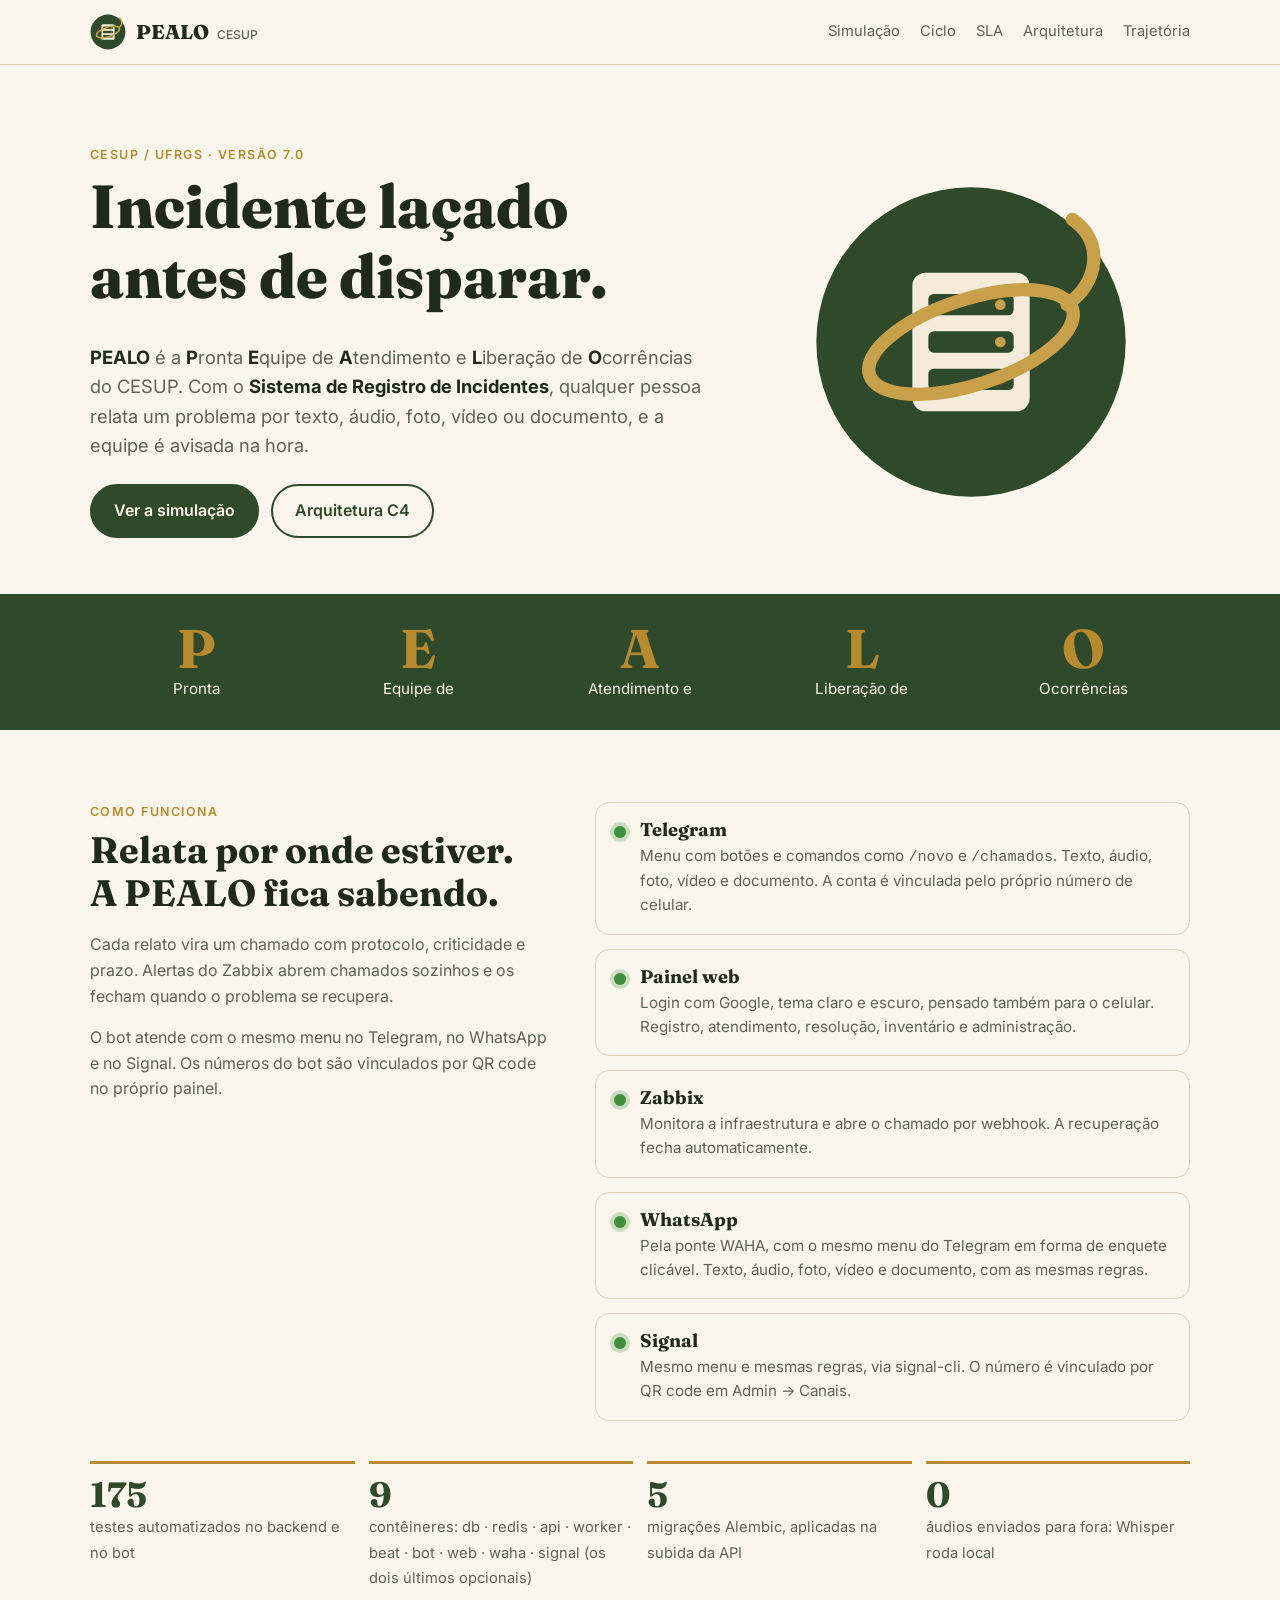
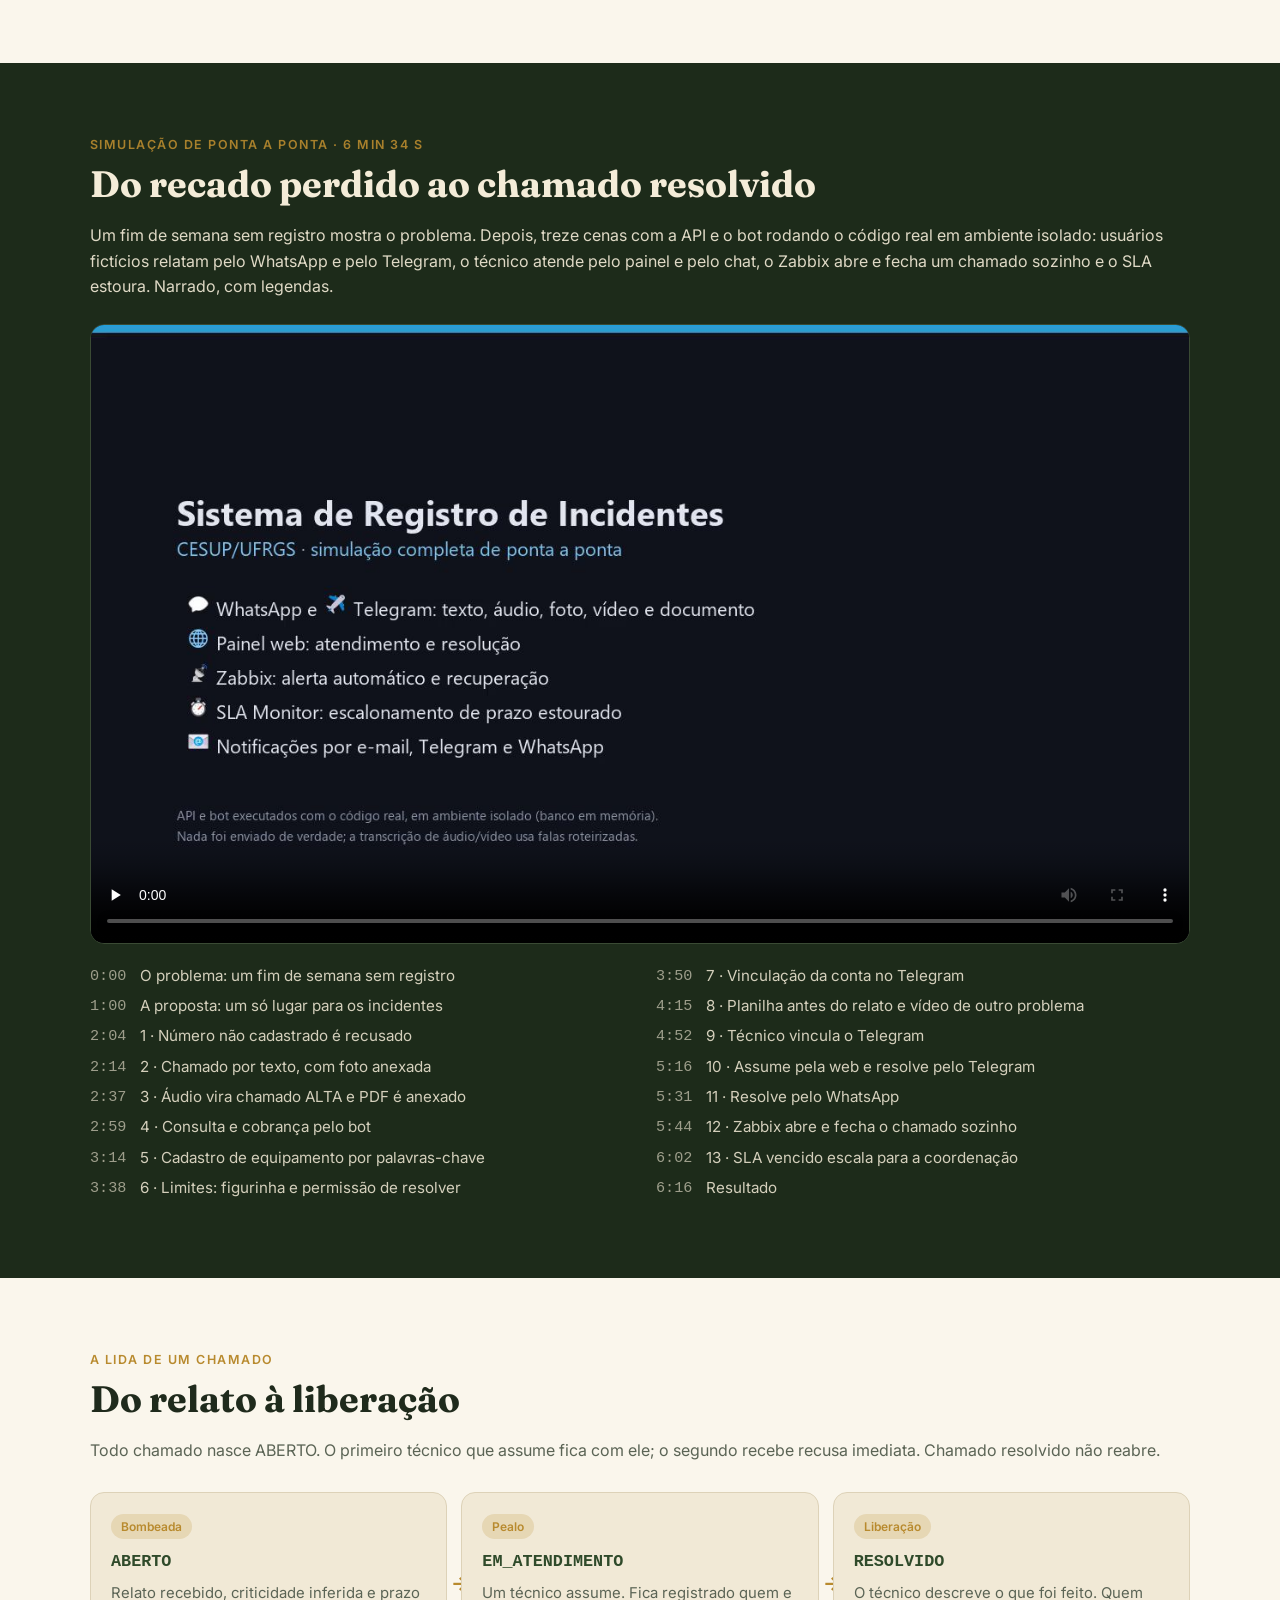
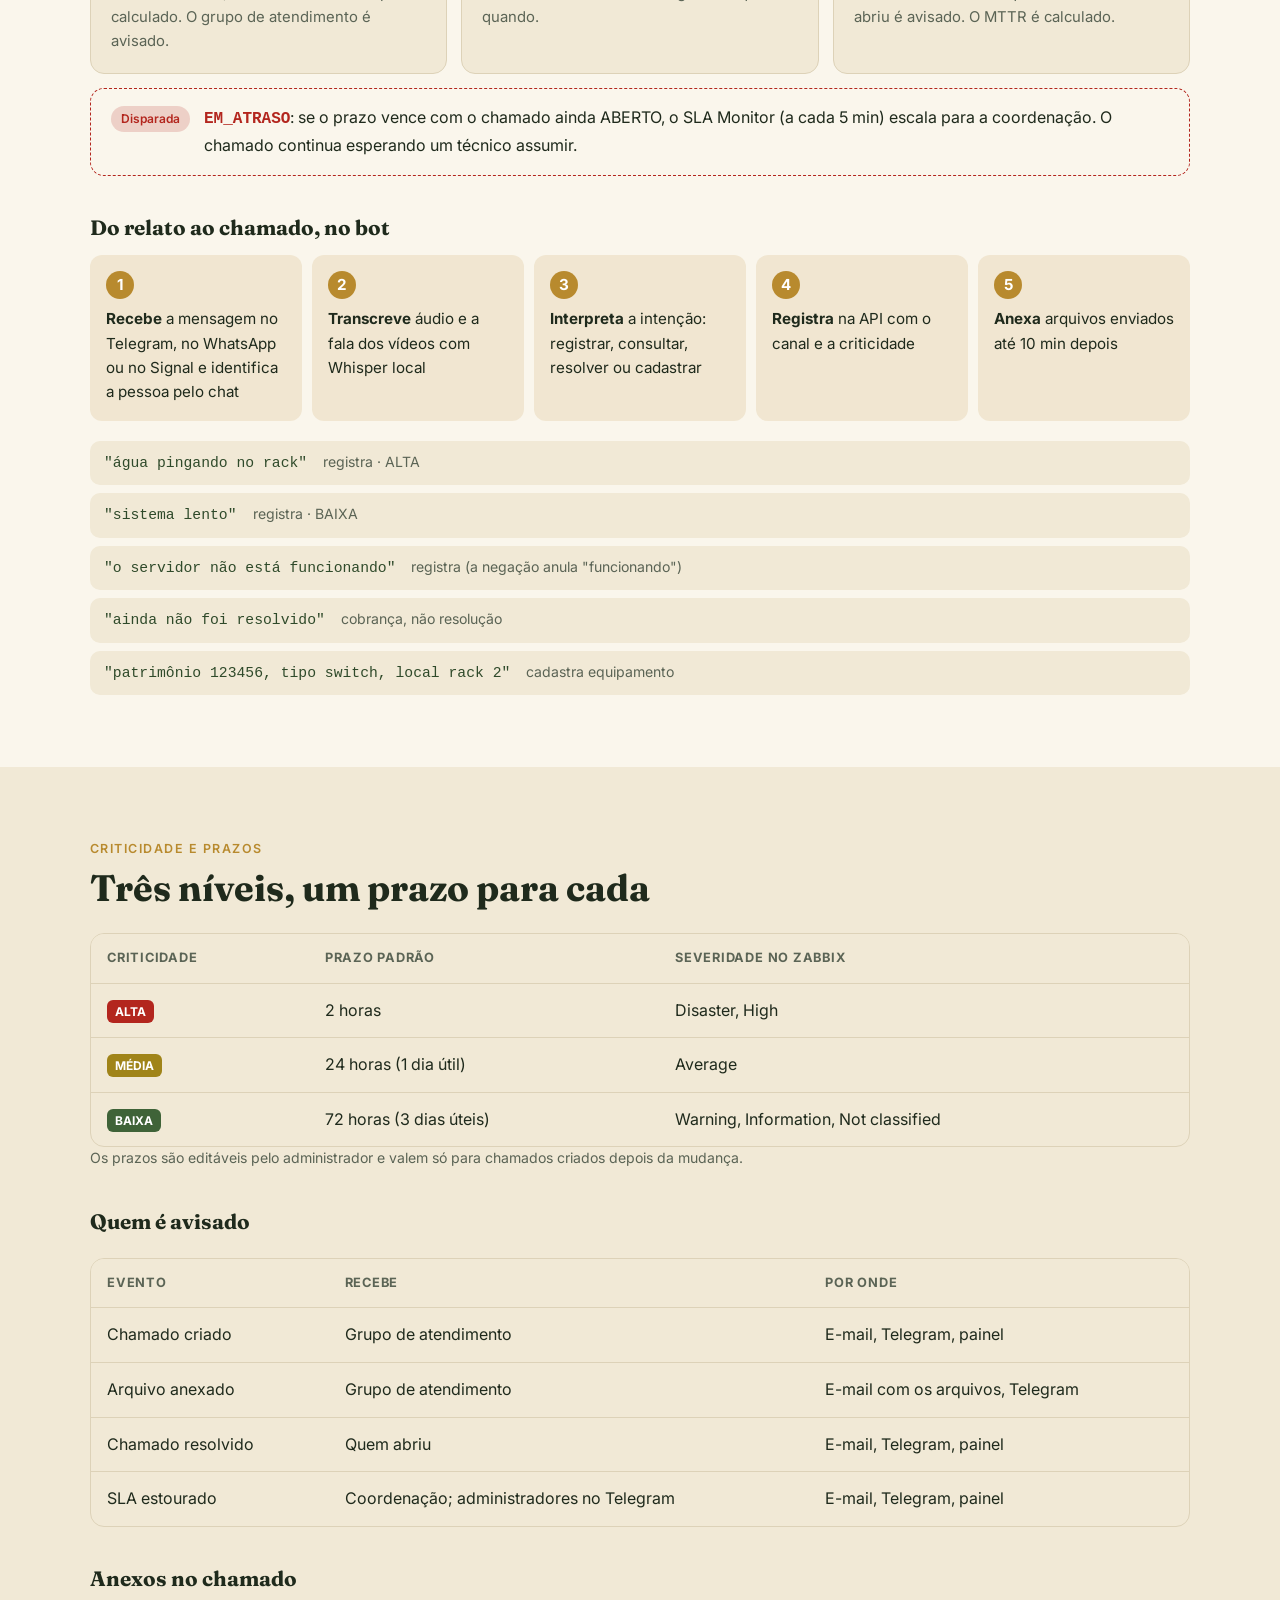
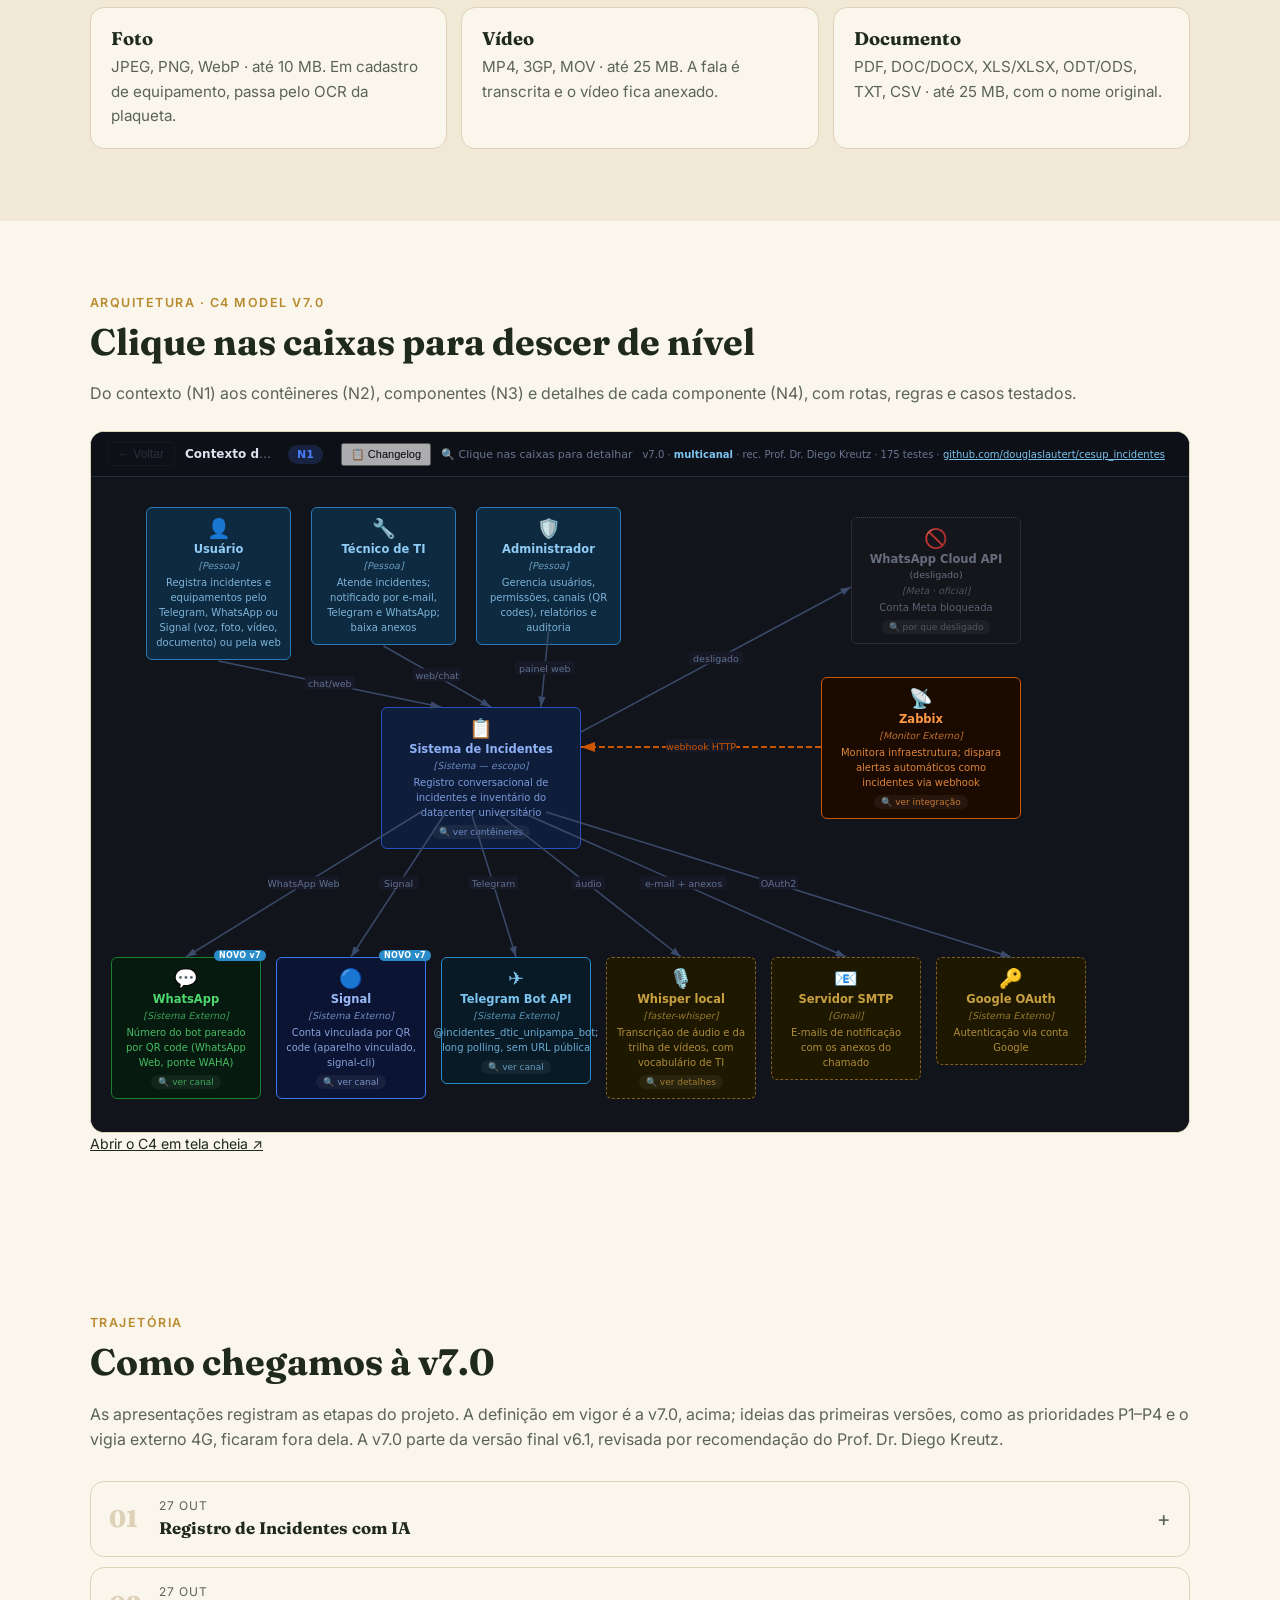
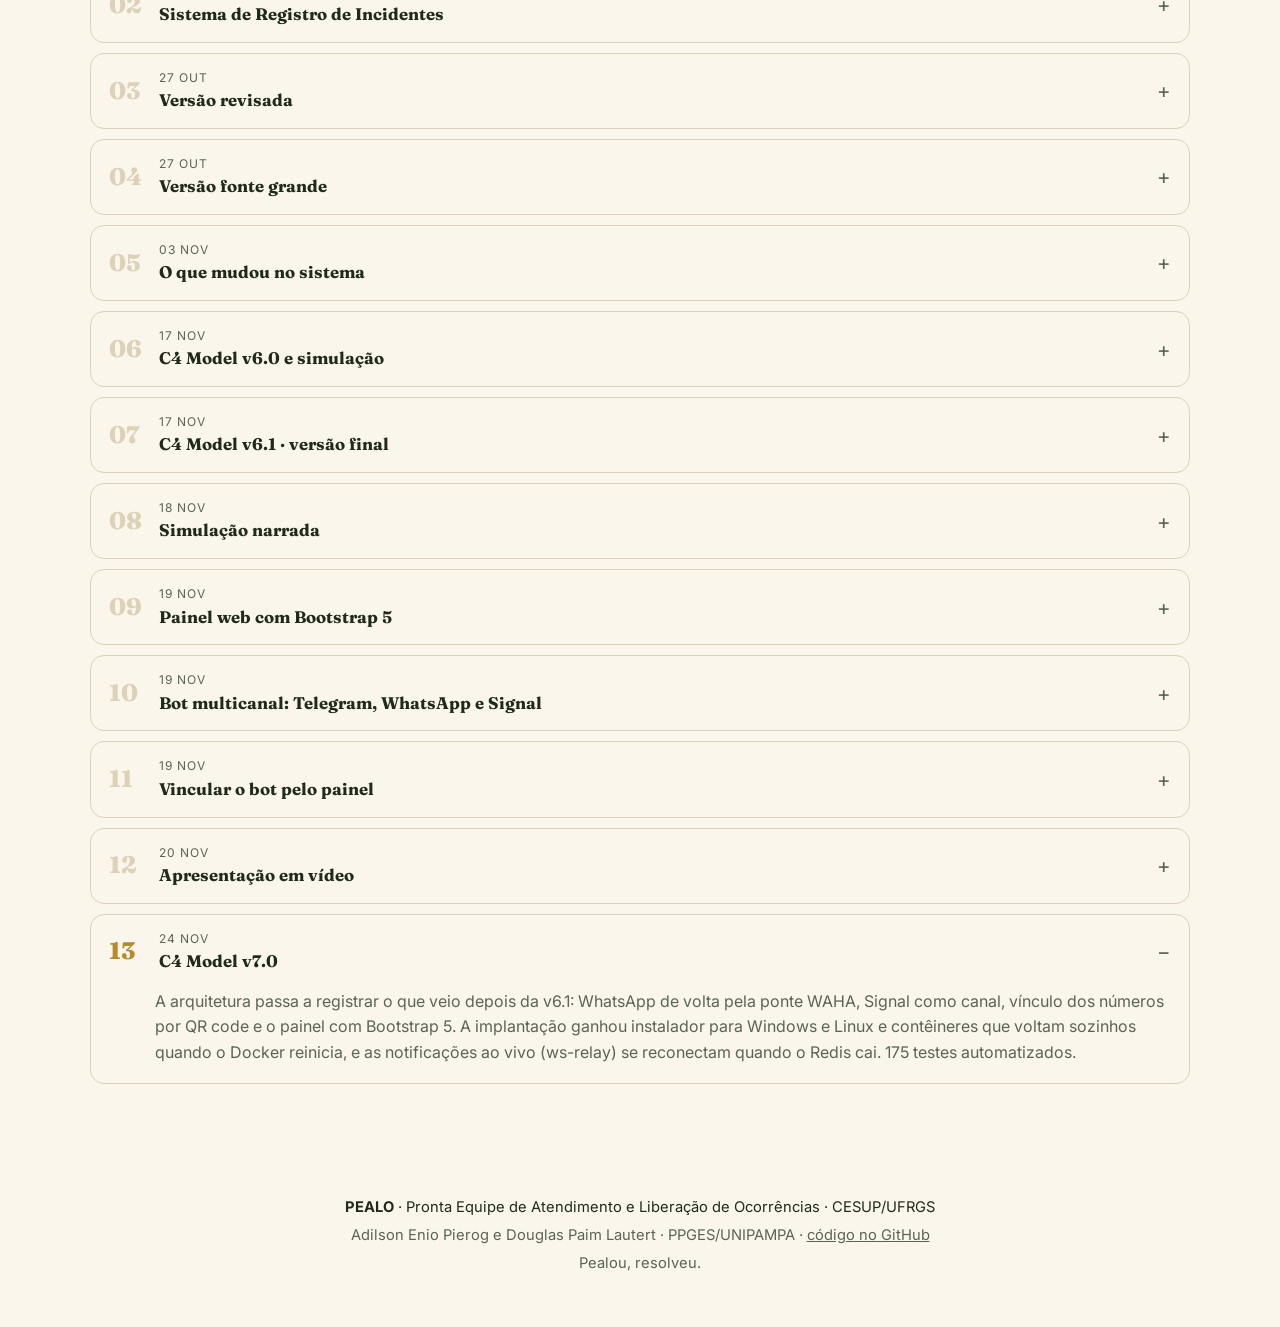
<file: index.html>
<!doctype html>
<html lang="pt-BR">
<head>
<meta charset="utf-8">
<meta name="viewport" content="width=device-width, initial-scale=1">
<title>PEALO · CESUP</title>
<meta name="description" content="PEALO: Pronta Equipe de Atendimento e Liberação de Ocorrências do CESUP. Sistema de Registro de Incidentes do datacenter, versão 7.0.">
<meta name="theme-color" content="#2f4a2a">
<meta property="og:type" content="website">
<meta property="og:locale" content="pt_BR">
<meta property="og:url" content="https://pealo-cesup.github.io/">
<meta property="og:title" content="PEALO · CESUP — Incidente laçado antes de disparar">
<meta property="og:description" content="Sistema de Registro de Incidentes do datacenter do CESUP/UFRGS. Relato por Telegram, WhatsApp, Signal, painel web e Zabbix, com SLA e C4 Model v7.0.">
<meta property="og:image" content="https://pealo-cesup.github.io/assets/simulacao-poster.jpg">
<meta name="twitter:card" content="summary_large_image">
<link rel="icon" href="assets/logo.svg" type="image/svg+xml">
<link rel="preconnect" href="https://fonts.googleapis.com">
<link rel="preconnect" href="https://fonts.gstatic.com" crossorigin>
<link href="https://fonts.googleapis.com/css2?family=Fraunces:opsz,wght@9..144,600;9..144,800&family=Inter:wght@400;500;600&display=swap" rel="stylesheet">
<link rel="stylesheet" href="assets/style.css">
</head>
<body>

<header class="topbar">
  <div class="wrap topbar-inner">
    <a class="brand" href="#">
      <img src="assets/logo.svg" alt="" width="36" height="36">
      <span>PEALO <small>CESUP</small></span>
    </a>
    <nav>
      <a href="#simulacao">Simulação</a>
      <a href="#ciclo">Ciclo</a>
      <a href="#sla">SLA</a>
      <a href="#arquitetura">Arquitetura</a>
      <a href="#trajetoria">Trajetória</a>
    </nav>
  </div>
</header>

<main>
  <!-- HERO -->
  <section class="hero">
    <div class="wrap hero-inner">
      <div>
        <p class="eyebrow">CESUP / UFRGS · Versão 7.0</p>
        <h1>Incidente laçado<br>antes de disparar.</h1>
        <p class="lead">
          <strong>PEALO</strong> é a <strong>P</strong>ronta <strong>E</strong>quipe de
          <strong>A</strong>tendimento e <strong>L</strong>iberação de
          <strong>O</strong>corrências do CESUP. Com o <strong>Sistema de Registro de
          Incidentes</strong>, qualquer pessoa relata um problema por texto, áudio, foto,
          vídeo ou documento, e a equipe é avisada na hora.
        </p>
        <div class="cta">
          <a class="btn primary" href="#simulacao">Ver a simulação</a>
          <a class="btn ghost" href="#arquitetura">Arquitetura C4</a>
        </div>
      </div>
      <img class="hero-logo" src="assets/logo.svg" alt="Logo PEALO: um laço envolvendo um servidor">
    </div>
  </section>

  <section class="acronym">
    <div class="wrap letters">
      <div><b>P</b><span>Pronta</span></div>
      <div><b>E</b><span>Equipe de</span></div>
      <div><b>A</b><span>Atendimento e</span></div>
      <div><b>L</b><span>Liberação de</span></div>
      <div><b>O</b><span>Ocorrências</span></div>
    </div>
  </section>

  <!-- CANAIS -->
  <section class="wrap section">
    <div class="two-col">
      <div>
        <p class="eyebrow">Como funciona</p>
        <h2>Relata por onde estiver. A PEALO fica sabendo.</h2>
        <p class="muted">Cada relato vira um chamado com protocolo, criticidade e prazo. Alertas do Zabbix abrem chamados sozinhos e os fecham quando o problema se recupera.</p>
        <p class="muted">O bot atende com o mesmo menu no Telegram, no WhatsApp e no Signal. Os números do bot são vinculados por QR code no próprio painel.</p>
      </div>
      <div class="cards">
        <div class="channel on"><span class="dot"></span><div><h3>Telegram</h3><p>Menu com botões e comandos como <code>/novo</code> e <code>/chamados</code>. Texto, áudio, foto, vídeo e documento. A conta é vinculada pelo próprio número de celular.</p></div></div>
        <div class="channel on"><span class="dot"></span><div><h3>Painel web</h3><p>Login com Google, tema claro e escuro, pensado também para o celular. Registro, atendimento, resolução, inventário e administração.</p></div></div>
        <div class="channel on"><span class="dot"></span><div><h3>Zabbix</h3><p>Monitora a infraestrutura e abre o chamado por webhook. A recuperação fecha automaticamente.</p></div></div>
        <div class="channel on"><span class="dot"></span><div><h3>WhatsApp</h3><p>Pela ponte WAHA, com o mesmo menu do Telegram em forma de enquete clicável. Texto, áudio, foto, vídeo e documento, com as mesmas regras.</p></div></div>
        <div class="channel on"><span class="dot"></span><div><h3>Signal</h3><p>Mesmo menu e mesmas regras, via signal-cli. O número é vinculado por QR code em Admin → Canais.</p></div></div>
      </div>
    </div>
    <div class="stats">
      <div><b>175</b><span>testes automatizados no backend e no bot</span></div>
      <div><b>9</b><span>contêineres: db · redis · api · worker · beat · bot · web · waha · signal (os dois últimos opcionais)</span></div>
      <div><b>5</b><span>migrações Alembic, aplicadas na subida da API</span></div>
      <div><b>0</b><span>áudios enviados para fora: Whisper roda local</span></div>
    </div>
  </section>

  <!-- SIMULAÇÃO -->
  <section id="simulacao" class="band dark">
    <div class="wrap section">
      <p class="eyebrow">Simulação de ponta a ponta · 6 min 34 s</p>
      <h2>Do recado perdido ao chamado resolvido</h2>
      <p>Um fim de semana sem registro mostra o problema. Depois, treze cenas com a API e o bot rodando o código real em ambiente isolado: usuários fictícios relatam pelo WhatsApp e pelo Telegram, o técnico atende pelo painel e pelo chat, o Zabbix abre e fecha um chamado sozinho e o SLA estoura. Narrado, com legendas.</p>
      <div class="video">
        <video id="simulacao-video" controls preload="none" poster="assets/simulacao-poster.jpg">
          <source src="assets/simulacao.mp4" type="video/mp4">
          <track kind="captions" src="assets/simulacao.vtt" srclang="pt-BR" label="Português">
          Seu navegador não reproduz vídeo. <a href="assets/simulacao.mp4">Baixe o arquivo</a>.
        </video>
      </div>
      <ol class="chapters">
        <li><a href="#simulacao" data-t="0"><time>0:00</time>O problema: um fim de semana sem registro</a></li>
        <li><a href="#simulacao" data-t="60"><time>1:00</time>A proposta: um só lugar para os incidentes</a></li>
        <li><a href="#simulacao" data-t="124"><time>2:04</time>1 · Número não cadastrado é recusado</a></li>
        <li><a href="#simulacao" data-t="134"><time>2:14</time>2 · Chamado por texto, com foto anexada</a></li>
        <li><a href="#simulacao" data-t="157"><time>2:37</time>3 · Áudio vira chamado ALTA e PDF é anexado</a></li>
        <li><a href="#simulacao" data-t="179"><time>2:59</time>4 · Consulta e cobrança pelo bot</a></li>
        <li><a href="#simulacao" data-t="194"><time>3:14</time>5 · Cadastro de equipamento por palavras-chave</a></li>
        <li><a href="#simulacao" data-t="218"><time>3:38</time>6 · Limites: figurinha e permissão de resolver</a></li>
        <li><a href="#simulacao" data-t="230"><time>3:50</time>7 · Vinculação da conta no Telegram</a></li>
        <li><a href="#simulacao" data-t="255"><time>4:15</time>8 · Planilha antes do relato e vídeo de outro problema</a></li>
        <li><a href="#simulacao" data-t="292"><time>4:52</time>9 · Técnico vincula o Telegram</a></li>
        <li><a href="#simulacao" data-t="316"><time>5:16</time>10 · Assume pela web e resolve pelo Telegram</a></li>
        <li><a href="#simulacao" data-t="331"><time>5:31</time>11 · Resolve pelo WhatsApp</a></li>
        <li><a href="#simulacao" data-t="344"><time>5:44</time>12 · Zabbix abre e fecha o chamado sozinho</a></li>
        <li><a href="#simulacao" data-t="362"><time>6:02</time>13 · SLA vencido escala para a coordenação</a></li>
        <li><a href="#simulacao" data-t="376"><time>6:16</time>Resultado</a></li>
      </ol>
      <script>
        document.querySelectorAll('.chapters a[data-t]').forEach(function (a) {
          a.addEventListener('click', function (e) {
            var v = document.getElementById('simulacao-video');
            if (!v) return;
            e.preventDefault();
            var t = Number(a.dataset.t);
            var seek = function () { v.currentTime = t; v.play(); };
            if (v.readyState >= 1) seek();
            else { v.addEventListener('loadedmetadata', seek, { once: true }); v.load(); }
            v.scrollIntoView({ behavior: 'smooth', block: 'center' });
          });
        });
      </script>
    </div>
  </section>

  <!-- CICLO -->
  <section id="ciclo" class="wrap section">
    <p class="eyebrow">A lida de um chamado</p>
    <h2>Do relato à liberação</h2>
    <p class="muted">Todo chamado nasce ABERTO. O primeiro técnico que assume fica com ele; o segundo recebe recusa imediata. Chamado resolvido não reabre.</p>
    <ol class="states">
      <li><span class="tag">Bombeada</span><b>ABERTO</b><p>Relato recebido, criticidade inferida e prazo calculado. O grupo de atendimento é avisado.</p></li>
      <li><span class="tag">Pealo</span><b>EM_ATENDIMENTO</b><p>Um técnico assume. Fica registrado quem e quando.</p></li>
      <li><span class="tag">Liberação</span><b>RESOLVIDO</b><p>O técnico descreve o que foi feito. Quem abriu é avisado. O MTTR é calculado.</p></li>
    </ol>
    <div class="state-alt">
      <span class="tag red">Disparada</span>
      <p><b>EM_ATRASO</b>: se o prazo vence com o chamado ainda ABERTO, o SLA Monitor (a cada 5 min) escala para a coordenação. O chamado continua esperando um técnico assumir.</p>
    </div>

    <h3 class="sub">Do relato ao chamado, no bot</h3>
    <ol class="flow">
      <li><b>Recebe</b> a mensagem no Telegram, no WhatsApp ou no Signal e identifica a pessoa pelo chat</li>
      <li><b>Transcreve</b> áudio e a fala dos vídeos com Whisper local</li>
      <li><b>Interpreta</b> a intenção: registrar, consultar, resolver ou cadastrar</li>
      <li><b>Registra</b> na API com o canal e a criticidade</li>
      <li><b>Anexa</b> arquivos enviados até 10 min depois</li>
    </ol>
    <div class="examples">
      <div><code>"água pingando no rack"</code><span>registra · ALTA</span></div>
      <div><code>"sistema lento"</code><span>registra · BAIXA</span></div>
      <div><code>"o servidor não está funcionando"</code><span>registra (a negação anula "funcionando")</span></div>
      <div><code>"ainda não foi resolvido"</code><span>cobrança, não resolução</span></div>
      <div><code>"patrimônio 123456, tipo switch, local rack 2"</code><span>cadastra equipamento</span></div>
    </div>
  </section>

  <!-- SLA -->
  <section id="sla" class="band">
    <div class="wrap section">
      <p class="eyebrow">Criticidade e prazos</p>
      <h2>Três níveis, um prazo para cada</h2>
      <div class="table-wrap">
        <table>
          <thead><tr><th>Criticidade</th><th>Prazo padrão</th><th>Severidade no Zabbix</th></tr></thead>
          <tbody>
            <tr><td><span class="sev s1">ALTA</span></td><td>2 horas</td><td>Disaster, High</td></tr>
            <tr><td><span class="sev s3">MÉDIA</span></td><td>24 horas (1 dia útil)</td><td>Average</td></tr>
            <tr><td><span class="sev s4">BAIXA</span></td><td>72 horas (3 dias úteis)</td><td>Warning, Information, Not classified</td></tr>
          </tbody>
        </table>
      </div>
      <p class="muted small">Os prazos são editáveis pelo administrador e valem só para chamados criados depois da mudança.</p>

      <h3 class="sub">Quem é avisado</h3>
      <div class="table-wrap">
        <table>
          <thead><tr><th>Evento</th><th>Recebe</th><th>Por onde</th></tr></thead>
          <tbody>
            <tr><td>Chamado criado</td><td>Grupo de atendimento</td><td>E-mail, Telegram, painel</td></tr>
            <tr><td>Arquivo anexado</td><td>Grupo de atendimento</td><td>E-mail com os arquivos, Telegram</td></tr>
            <tr><td>Chamado resolvido</td><td>Quem abriu</td><td>E-mail, Telegram, painel</td></tr>
            <tr><td>SLA estourado</td><td>Coordenação; administradores no Telegram</td><td>E-mail, Telegram, painel</td></tr>
          </tbody>
        </table>
      </div>

      <h3 class="sub">Anexos no chamado</h3>
      <div class="cards three">
        <div class="card"><h3>Foto</h3><p>JPEG, PNG, WebP · até 10 MB. Em cadastro de equipamento, passa pelo OCR da plaqueta.</p></div>
        <div class="card"><h3>Vídeo</h3><p>MP4, 3GP, MOV · até 25 MB. A fala é transcrita e o vídeo fica anexado.</p></div>
        <div class="card"><h3>Documento</h3><p>PDF, DOC/DOCX, XLS/XLSX, ODT/ODS, TXT, CSV · até 25 MB, com o nome original.</p></div>
      </div>
    </div>
  </section>

  <!-- ARQUITETURA -->
  <section id="arquitetura" class="wrap section">
    <p class="eyebrow">Arquitetura · C4 Model v7.0</p>
    <h2>Clique nas caixas para descer de nível</h2>
    <p class="muted">Do contexto (N1) aos contêineres (N2), componentes (N3) e detalhes de cada componente (N4), com rotas, regras e casos testados.</p>
    <div class="c4-frame">
      <iframe src="assets/c4-v7.0.html" title="C4 Model v7.0 interativo do Sistema de Registro de Incidentes" loading="lazy"></iframe>
    </div>
    <p class="small"><a href="assets/c4-v7.0.html" target="_blank">Abrir o C4 em tela cheia ↗</a></p>
  </section>

  <!-- TRAJETÓRIA -->
  <section id="trajetoria" class="wrap section">
    <p class="eyebrow">Trajetória</p>
    <h2>Como chegamos à v7.0</h2>
    <p class="muted">As apresentações registram as etapas do projeto. A definição em vigor é a v7.0, acima; ideias das primeiras versões, como as prioridades P1–P4 e o vigia externo 4G, ficaram fora dela. A v7.0 parte da versão final v6.1, revisada por recomendação do Prof. Dr. Diego Kreutz.</p>

    <div class="history">
      <details>
        <summary><span class="h-n">01</span><span class="h-t"><time>27 out</time><strong>Registro de Incidentes com IA</strong></span></summary>
        <p>Três caminhos com IA comparados: GLPI + Zabbix + NetBox com camada de IA, Zabbix + Keep + GLPI, e Freshservice. Recomendação: a camada de IA com modelo local, para nenhum dado sair da universidade. Seis salvaguardas: a IA sugere e a pessoa decide; somente leitura; mascarar antes de enviar; preferir modelo local; resposta auditável; IA só depois do MVP.</p>
      </details>
      <details>
        <summary><span class="h-n">02</span><span class="h-t"><time>27 out</time><strong>Sistema de Registro de Incidentes</strong></span></summary>
        <p>A proposta original: captura multimodal em menos de 30 s, correlação com o Zabbix por embeddings, prioridade P1–P4, vigia externo por 4G e tudo on-premises. Sprints 0 a 6 entregues, com 800+ verificações automatizadas. Perguntas de pesquisa sobre tempo de registro (QP1), duplicatas (QP2) e acionamentos desnecessários (QP3).</p>
      </details>
      <details>
        <summary><span class="h-n">03</span><span class="h-t"><time>27 out</time><strong>Versão revisada</strong></span></summary>
        <p>Mesmo conteúdo, texto revisado e um slide novo: do zero ao ar em três comandos (<code>cp .env.example .env</code>, <code>make setup</code>, <code>make rede-local</code>).</p>
      </details>
      <details>
        <summary><span class="h-n">04</span><span class="h-t"><time>27 out</time><strong>Versão fonte grande</strong></span></summary>
        <p>Feita para leitura do fundo da sala: frases curtas e menos números por slide.</p>
      </details>
      <details>
        <summary><span class="h-n">05</span><span class="h-t"><time>03 nov</time><strong>O que mudou no sistema</strong></span></summary>
        <p>10 pull requests em uma semana: instalação com <code>make install</code>/<code>uninstall</code>, rede local com HTTPS, relato por áudio e vídeo com transcrição local, evidências anexadas ao chamado e README no formato da SBC com licença MIT.</p>
      </details>
      <details>
        <summary><span class="h-n">06</span><span class="h-t"><time>17 nov</time><strong>C4 Model v6.0 e simulação</strong></span></summary>
        <p>Telegram como canal principal, Whisper local, anexos de foto, vídeo e documento, e-mail com os arquivos do chamado, Zabbix 7.0 abrindo e fechando chamados, CI no GitHub Actions e 151 testes automatizados.</p>
      </details>
      <details>
        <summary><span class="h-n">07</span><span class="h-t"><time>17 nov</time><strong>C4 Model v6.1 · versão final</strong></span></summary>
        <p>Revisada por recomendação do Prof. Dr. Diego Kreutz: exemplos no contexto CESUP/UFRGS, simulação completa em 13 cenas (WhatsApp, Telegram, web, Zabbix e SLA) com vídeo, correção do vídeo de outro problema anexado ao chamado errado e do canal registrado na resolução, token do Telegram fora dos logs e 153 testes automatizados.</p>
      </details>
      <details>
        <summary><span class="h-n">08</span><span class="h-t"><time>18 nov</time><strong>Simulação narrada</strong></span></summary>
        <p>O vídeo da simulação ganha narração em português, gerada sem internet com a voz pt-BR do Windows. Cada cena dura pelo menos o tempo da sua fala.</p>
      </details>
      <details>
        <summary><span class="h-n">09</span><span class="h-t"><time>19 nov</time><strong>Painel web com Bootstrap 5</strong></span></summary>
        <p>Interface refeita para computador e celular, com tema claro e escuro. Incidentes ganham indicadores clicáveis, busca e paginação; o detalhe mostra o SLA em barra de progresso e a linha do tempo. No celular, menu recolhido, listas em cartões e nenhuma tela rolando para o lado.</p>
      </details>
      <details>
        <summary><span class="h-n">10</span><span class="h-t"><time>19 nov</time><strong>Bot multicanal: Telegram, WhatsApp e Signal</strong></span></summary>
        <p>O mesmo bot nos três canais, com menu de botões (registrar incidente, meus chamados, novo equipamento) e passos guiados. No WhatsApp, pela ponte WAHA, e no Signal, os botões viram enquete clicável. Técnicos assumem e resolvem chamados pelo chat. Telefones mascarados nos logs e 172 testes automatizados.</p>
      </details>
      <details>
        <summary><span class="h-n">11</span><span class="h-t"><time>19 nov</time><strong>Vincular o bot pelo painel</strong></span></summary>
        <p>Os QR codes para conectar os números do WhatsApp e do Signal ficam em Admin → Canais, sem terminal. Trocar o número fica registrado na auditoria, e a chave da ponte nunca chega ao navegador. 173 testes automatizados.</p>
      </details>
      <details>
        <summary><span class="h-n">12</span><span class="h-t"><time>20 nov</time><strong>Apresentação em vídeo</strong></span></summary>
        <p>Nova versão do vídeo, com 6 min 34 s: começa pela história de um fim de semana sem registro, mostra a proposta e segue com as 13 cenas da simulação. Narrado, com legendas e capítulos nesta página.</p>
      </details>
      <details open>
        <summary><span class="h-n final">13</span><span class="h-t"><time>24 nov</time><strong>C4 Model v7.0</strong></span></summary>
        <p>A arquitetura passa a registrar o que veio depois da v6.1: WhatsApp de volta pela ponte WAHA, Signal como canal, vínculo dos números por QR code e o painel com Bootstrap 5. A implantação ganhou instalador para Windows e Linux e contêineres que voltam sozinhos quando o Docker reinicia, e as notificações ao vivo (ws-relay) se reconectam quando o Redis cai. 175 testes automatizados.</p>
      </details>
    </div>
  </section>
</main>

<footer class="wrap footer">
  <p><strong>PEALO</strong> · Pronta Equipe de Atendimento e Liberação de Ocorrências · CESUP/UFRGS</p>
  <p class="muted">Adilson Enio Pierog e Douglas Paim Lautert · PPGES/UNIPAMPA · <a href="https://github.com/douglaslautert/cesup_incidentes">código no GitHub</a></p>
  <p class="muted">Pealou, resolveu.</p>
</footer>

</body>
</html>
</file>
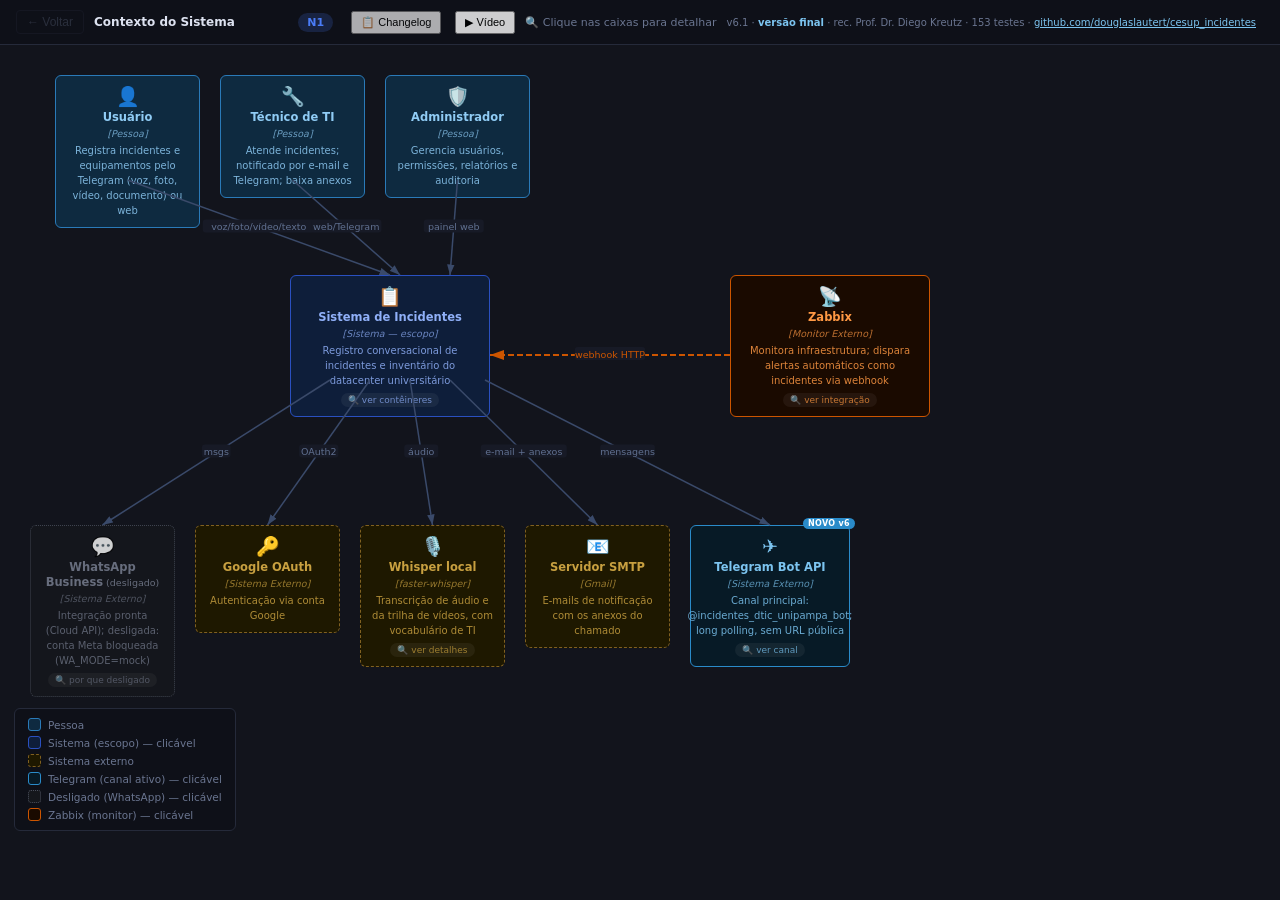
<file: assets/c4-v6.1.html>
<!DOCTYPE html>
<html lang="pt-BR">
<head>
<meta charset="UTF-8">
<meta name="viewport" content="width=device-width, initial-scale=1, viewport-fit=cover">
<title>C4 Model v6.1 (versão final) — Incidentes CESUP/UFRGS</title>
<style>
:root {
  --bg:#12141c; --canvas:#171a26; --hdr:#0e1018;
  --border:#252a3a; --text:#dde2f0; --muted:#6a7590; --accent:#4a7cf7;
  --person-f:#0e2a40; --person-s:#2a7ab8; --person-t:#90ccf5;
  --sys-f:#0e1e3a; --sys-s:#2a50c0; --sys-t:#90b0f8;
  --ext-f:#1e1800; --ext-s:#806020; --ext-t:#c8a040;
  --wa-f:#061a10; --wa-s:#1a8030; --wa-t:#50d870;
  --web-f:#06101e; --web-s:#1a40a0; --web-t:#70a0f0;
  --api-f:#061a14; --api-s:#0a7058; --api-t:#40c8a8;
  --db-f:#160a22; --db-s:#7020b0; --db-t:#c060e8;
  --que-f:#100618; --que-s:#5820a0; --que-t:#a060d8;
  --ai-f:#1a0608; --ai-s:#a02020; --ai-t:#e06060;
  --zbx-f:#1a0a00; --zbx-s:#cc5500; --zbx-t:#ff9944;
  --tg-f:#071a26;  --tg-s:#2a8bc9;  --tg-t:#7cc4f0;
  --off-f:#15171c; --off-s:#4a4f5c; --off-t:#7d8496;
  --arr:#3a4a6a; --arrl:#607090;
  --glow:rgba(74,124,247,.3);
  --r:6px;
}
*{box-sizing:border-box;margin:0;padding:0}
body{background:var(--bg);color:var(--text);font-family:'Inter','Segoe UI',system-ui,sans-serif;min-height:100vh;display:flex;flex-direction:column;padding-top:env(safe-area-inset-top,0px);padding-bottom:env(safe-area-inset-bottom,0px)}
header{background:var(--hdr);border-bottom:1px solid var(--border);padding:10px 16px;display:flex;align-items:center;gap:10px;position:sticky;top:env(safe-area-inset-top,0px);z-index:20;flex-shrink:0}
#backBtn{background:none;border:1px solid var(--border);color:var(--muted);font-size:12px;padding:4px 10px;border-radius:4px;cursor:pointer;transition:.15s}
#backBtn:hover{color:var(--text);border-color:var(--muted)}
#backBtn:disabled{opacity:.3;cursor:default}
#breadcrumb{flex:1;font-size:12px;color:var(--muted);overflow:hidden;white-space:nowrap;text-overflow:ellipsis}
#breadcrumb b{color:var(--text)}
#lvlpill{font-size:11px;font-weight:700;padding:3px 9px;border-radius:10px;background:rgba(74,124,247,.18);color:var(--accent);flex-shrink:0}
.hint{font-size:11px;color:var(--muted);flex-shrink:0}
@media(max-width:600px){.hint{display:none}}
.wrap{flex:1;overflow:auto;position:relative}
.canvas{position:relative;animation:fi .18s ease}
@keyframes fi{from{opacity:0;transform:translateY(5px)}to{opacity:1;transform:none}}
svg.arr{position:absolute;top:0;left:0;width:100%;height:100%;pointer-events:none;overflow:visible}
.node{position:absolute;border-radius:var(--r);padding:11px 9px 9px;border:1.5px solid;text-align:center;display:flex;flex-direction:column;align-items:center}
.node.click{cursor:pointer;transition:transform .12s,box-shadow .12s}
.node.click:hover{transform:translateY(-2px);box-shadow:0 0 0 3px var(--glow)}
.ni{font-size:19px;margin-bottom:4px;line-height:1}
.nn{font-size:11.5px;font-weight:600;line-height:1.3;margin-bottom:3px}
.nt{font-size:9.5px;font-style:italic;opacity:.7;margin-bottom:4px}
.nd{font-size:10px;line-height:1.5;opacity:.85}
.dh{font-size:9px;margin-top:5px;padding:2px 7px;border-radius:8px;background:rgba(255,255,255,.07);opacity:.75}
.person{background:var(--person-f);border-color:var(--person-s);color:var(--person-t)}
.sys   {background:var(--sys-f);   border-color:var(--sys-s);   color:var(--sys-t)}
.ext   {background:var(--ext-f);   border-color:var(--ext-s);   color:var(--ext-t);border-style:dashed}
.wa    {background:var(--wa-f);    border-color:var(--wa-s);    color:var(--wa-t)}
.web   {background:var(--web-f);   border-color:var(--web-s);   color:var(--web-t)}
.api   {background:var(--api-f);   border-color:var(--api-s);   color:var(--api-t)}
.db    {background:var(--db-f);    border-color:var(--db-s);    color:var(--db-t)}
.que   {background:var(--que-f);   border-color:var(--que-s);   color:var(--que-t)}
.ai    {background:var(--ai-f);    border-color:var(--ai-s);    color:var(--ai-t)}
.zbx   {background:var(--zbx-f);   border-color:var(--zbx-s);   color:var(--zbx-t)}
.tg    {background:var(--tg-f);    border-color:var(--tg-s);    color:var(--tg-t)}
.off   {background:var(--off-f);   border-color:var(--off-s);   color:var(--off-t);border-style:dotted;opacity:.8}
.off .nn::after{content:' (desligado)';font-weight:400;font-size:9.5px}
.new::before{content:'NOVO v6';position:absolute;top:-8px;right:-6px;font-size:8px;font-weight:700;padding:1px 5px;border-radius:6px;background:#2a8bc9;color:#fff;letter-spacing:.04em}
.bnd{position:absolute;border:1px dashed var(--border);border-radius:8px}
.bnd-lbl{position:absolute;top:-9px;left:12px;font-size:9px;font-weight:700;text-transform:uppercase;letter-spacing:.07em;color:var(--muted);background:var(--canvas);padding:0 5px}
.leg{position:absolute;bottom:14px;left:14px;background:rgba(14,16,24,.88);border:1px solid var(--border);border-radius:var(--r);padding:9px 13px;display:flex;flex-direction:column;gap:5px}
.li{display:flex;align-items:center;gap:7px;font-size:10.5px;color:var(--muted)}
.ls{width:13px;height:13px;border-radius:3px;border:1.5px solid;flex-shrink:0}
/* N4 */
.n4p{padding:22px;max-width:860px;margin:0 auto}
.n4p h2{font-size:14px;font-weight:600;margin-bottom:4px;color:var(--text)}
.n4p .sub{font-size:11px;color:var(--muted);margin-bottom:18px}
.n4p h3{font-size:11px;font-weight:700;text-transform:uppercase;letter-spacing:.07em;color:var(--muted);margin:20px 0 8px}
table{width:100%;border-collapse:collapse;font-size:11.5px}
th{text-align:left;padding:6px 10px;background:rgba(255,255,255,.04);color:var(--muted);font-size:9.5px;text-transform:uppercase;letter-spacing:.06em;border-bottom:1px solid var(--border)}
td{padding:8px 10px;border-bottom:1px solid rgba(255,255,255,.04);vertical-align:top;color:var(--text)}
tr:hover td{background:rgba(255,255,255,.02)}
code{font-size:10.5px;color:var(--api-t)}
.tag{display:inline-block;font-size:9.5px;font-weight:700;padding:1px 6px;border-radius:7px;margin-right:2px}
.GET {background:#06180e;color:#50d870} .POST{background:#06101e;color:#70a0f0}
.PUT {background:#1e1800;color:#c8a040} .DEL {background:#1a0608;color:#e06060}
.perm{font-size:10px;color:var(--muted);font-style:italic}
.note{margin-top:14px;padding:9px 13px;border-left:3px solid var(--accent);background:rgba(74,124,247,.07);font-size:11px;color:var(--muted);border-radius:0 4px 4px 0;line-height:1.6}
.note.zbx{border-left-color:var(--zbx-s);background:rgba(204,85,0,.07)}
.note.tg{border-left-color:var(--tg-s);background:rgba(42,139,201,.08)}
.note.off{border-left-color:var(--off-s);background:rgba(120,120,140,.08)}
.sflow{display:flex;align-items:center;gap:8px;flex-wrap:wrap;margin-top:8px}
.sbox{padding:6px 12px;border-radius:4px;font-size:11px;font-weight:600;border:1.5px solid}
.sa{background:var(--sys-f);border-color:var(--sys-s);color:var(--sys-t)}
.se{background:var(--wa-f);border-color:var(--wa-s);color:var(--wa-t)}
.sr{background:#101800;border-color:#607000;color:#b0d040}
.sl{background:var(--ai-f);border-color:var(--ai-s);color:var(--ai-t)}
.sarr{color:var(--arr);font-size:14px}
pre{background:rgba(255,255,255,.04);border:1px solid var(--border);border-radius:4px;padding:10px 12px;font-size:10.5px;color:var(--zbx-t);overflow-x:auto;line-height:1.7;margin-top:6px}
</style>
</head>
<body>
<header>
  <button id="backBtn" onclick="goBack()" disabled>← Voltar</button>
  <div id="breadcrumb"><b>Contexto do Sistema</b></div>
  <div id="lvlpill">N1</div>
  <div class="hint">🔍 Clique nas caixas para detalhar</div>
  <div style="font-size:10px;color:var(--muted);margin-left:auto;padding-right:8px;white-space:nowrap" title="Versão final revisada por recomendação do Prof. Dr. Diego Kreutz">v6.1 · <b style="color:var(--tg-t)">versão final</b> · rec. Prof. Dr. Diego Kreutz · 153 testes · <a href="https://github.com/douglaslautert/cesup_incidentes" target="_blank" rel="noopener" style="color:var(--tg-t)">github.com/douglaslautert/cesup_incidentes</a></div>
</header>
<div class="wrap" id="wrap"></div>
<script>
const $=id=>document.getElementById(id);
const hist=[];
let cur=null;
function nd({id,x,y,w=148,icon,name,type,desc,th,drill,hint}){
  const el=document.createElement('div');
  el.className='node '+(th||'')+(drill?' click':'');
  el.id='nd-'+id;
  el.style.cssText=`left:${x}px;top:${y}px;width:${w}px;`;
  el.innerHTML=`<div class="ni">${icon}</div><div class="nn">${name}</div><div class="nt">${type}</div><div class="nd">${desc}</div>`+(drill?`<div class="dh">🔍 ${hint||'detalhar'}</div>`:'');
  if(drill) el.onclick=()=>nav(drill,name);
  return el;
}
function bnd({x,y,w,h,label}){
  const el=document.createElement('div');el.className='bnd';
  el.style.cssText=`left:${x}px;top:${y}px;width:${w}px;height:${h}px;`;
  if(label) el.innerHTML=`<div class="bnd-lbl">${label}</div>`;
  return el;
}
function mksvg(W,H){
  const s=document.createElementNS('http://www.w3.org/2000/svg','svg');
  s.setAttribute('class','arr');s.setAttribute('viewBox',`0 0 ${W} ${H}`);
  s.innerHTML=`<defs>
    <marker id="ah"  markerWidth="7" markerHeight="5" refX="7" refY="2.5" orient="auto"><polygon points="0 0,7 2.5,0 5" fill="#3a4a6a"/></marker>
    <marker id="ahz" markerWidth="7" markerHeight="5" refX="7" refY="2.5" orient="auto"><polygon points="0 0,7 2.5,0 5" fill="#cc5500"/></marker>
  </defs>`;
  return s;
}
function ar(svg,x1,y1,x2,y2,lbl,bend,zabbix){
  const mx=(x1+x2)/2,my=(y1+y2)/2;
  const p=document.createElementNS('http://www.w3.org/2000/svg','path');
  const col=zabbix?'#cc5500':'#3a4a6a';
  const mkr=zabbix?'url(#ahz)':'url(#ah)';
  p.setAttribute('fill','none');p.setAttribute('stroke',col);
  p.setAttribute('stroke-width',zabbix?'2':'1.5');
  if(zabbix)p.setAttribute('stroke-dasharray','6,3');
  p.setAttribute('marker-end',mkr);
  p.setAttribute('d',bend?`M${x1},${y1} C${x1},${my} ${x2},${my} ${x2},${y2}`:`M${x1},${y1} L${x2},${y2}`);
  svg.appendChild(p);
  if(lbl){
    const tw=lbl.length*5.2+8;
    const bg=document.createElementNS('http://www.w3.org/2000/svg','rect');
    bg.setAttribute('x',mx-tw/2);bg.setAttribute('y',my-8);bg.setAttribute('width',tw);bg.setAttribute('height',13);bg.setAttribute('rx',3);bg.setAttribute('fill','#171a26');
    svg.appendChild(bg);
    const t=document.createElementNS('http://www.w3.org/2000/svg','text');
    t.setAttribute('x',mx);t.setAttribute('y',my+2.5);t.setAttribute('fill',zabbix?'#cc5500':'#607090');
    t.setAttribute('font-size','9.5');t.setAttribute('text-anchor','middle');t.setAttribute('font-family',"'Inter',system-ui,sans-serif");
    t.textContent=lbl;svg.appendChild(t);
  }
}
function leg(items){
  const el=document.createElement('div');el.className='leg';
  el.innerHTML=items.map(([bg,bc,bd,bs])=>`<div class="li"><div class="ls" style="background:${bg};border-color:${bc};${bs||''}"></div>${bd}</div>`).join('');
  return el;
}
function cx(x,w=148){return x+w/2}
function nav(id,label){hist.push({id:cur?.id||'n1',label:cur?.label||'Contexto'});cur={id,label};renderLevel(id,label)}
function goBack(){if(!hist.length)return;const p=hist.pop();cur=p;renderLevel(p.id,p.label)}
function renderLevel(id,label){
  $('wrap').innerHTML='';
  const lmap={n1:'N1',n2:'N2',n3:'N3'};
  $('lvlpill').textContent=id.startsWith('n4')?'N4':lmap[id.split('-')[0]]||'N4';
  const chain=[...hist,{id,label}];
  $('breadcrumb').innerHTML=chain.map((h,i)=>i<chain.length-1?`<span style="opacity:.45">${h.label}</span> <span style="opacity:.3">›</span> `:`<b>${h.label}</b>`).join('');
  $('backBtn').disabled=hist.length===0;
  const fn=LEVELS[id];
  if(fn){const r=fn();$('wrap').appendChild(r);}
}

// ── N1 ───────────────────────────────────────────────────────────────────────
const LEVELS={};
LEVELS.n1=()=>{
  const W=1020,H=800;
  const c=document.createElement('div');c.className='canvas';c.style.cssText=`width:${W}px;height:${H}px`;
  const svg=mksvg(W,H);
  // pessoas
  c.appendChild(nd({id:'usr',x:55, y:30,w:145,icon:'👤',name:'Usuário',      type:'[Pessoa]',         desc:'Registra incidentes e equipamentos pelo Telegram (voz, foto, vídeo, documento) ou web',th:'person'}));
  c.appendChild(nd({id:'tec',x:220,y:30,w:145,icon:'🔧',name:'Técnico de TI',type:'[Pessoa]',         desc:'Atende incidentes; notificado por e-mail e Telegram; baixa anexos',th:'person'}));
  c.appendChild(nd({id:'adm',x:385,y:30,w:145,icon:'🛡️',name:'Administrador',type:'[Pessoa]',         desc:'Gerencia usuários, permissões, relatórios e auditoria',th:'person'}));
  // sistema
  c.appendChild(nd({id:'sis',x:290,y:230,w:200,icon:'📋',name:'Sistema de Incidentes',type:'[Sistema — escopo]',desc:'Registro conversacional de incidentes e inventário do datacenter universitário',th:'sys',drill:'n2',hint:'ver contêineres'}));
  // externos (baixo)
  c.appendChild(nd({id:'wa', x:30, y:480,w:145,icon:'💬',name:'WhatsApp Business',type:'[Sistema Externo]',desc:'Integração pronta (Cloud API); desligada: conta Meta bloqueada (WA_MODE=mock)',th:'off',drill:'n4-wa-off',hint:'por que desligado'}));
  c.appendChild(nd({id:'gg', x:195,y:480,w:145,icon:'🔑',name:'Google OAuth',      type:'[Sistema Externo]',desc:'Autenticação via conta Google',th:'ext'}));
  c.appendChild(nd({id:'st', x:360,y:480,w:145,icon:'🎙️',name:'Whisper local',    type:'[faster-whisper]', desc:'Transcrição de áudio e da trilha de vídeos, com vocabulário de TI',th:'ext',drill:'n4-stt',hint:'ver detalhes'}));
  c.appendChild(nd({id:'sm', x:525,y:480,w:145,icon:'📧',name:'Servidor SMTP',    type:'[Gmail]',          desc:'E-mails de notificação com os anexos do chamado',th:'ext'}));
  c.appendChild(nd({id:'tg', x:690,y:480,w:160,icon:'✈️',name:'Telegram Bot API', type:'[Sistema Externo]',desc:'Canal principal: @incidentes_dtic_unipampa_bot; long polling, sem URL pública',th:'tg new',drill:'n4-tga',hint:'ver canal'}));
  // Zabbix — destaque laranja, lado direito
  c.appendChild(nd({id:'zbx',x:730,y:230,w:200,icon:'📡',name:'Zabbix',           type:'[Monitor Externo]',desc:'Monitora infraestrutura; dispara alertas automáticos como incidentes via webhook',th:'zbx',drill:'n4-zbx',hint:'ver integração'}));
  // arrows pessoas → sistema
  ar(svg,cx(55,145),135,cx(290,200),230,'voz/foto/vídeo/texto');
  ar(svg,cx(220,145),135,cx(290,200)+10,230,'web/Telegram');
  ar(svg,cx(385,145),135,cx(290,200)+60,230,'painel web');
  // sistema → externos
  ar(svg,cx(290,200)-60,335,cx(30,145),480,'msgs');
  ar(svg,cx(290,200)-20,335,cx(195,145),480,'OAuth2');
  ar(svg,cx(290,200)+20,335,cx(360,145),480,'áudio');
  ar(svg,cx(290,200)+60,335,cx(525,145),480,'e-mail + anexos');
  ar(svg,cx(290,200)+95,335,cx(690,160),480,'mensagens');
  // Zabbix → sistema (laranja tracejado)
  ar(svg,730,310,cx(290,200)+100,310,'webhook HTTP',false,true);
  c.appendChild(svg);
  c.appendChild(leg([
    ['var(--person-f)','var(--person-s)','Pessoa'],
    ['var(--sys-f)','var(--sys-s)','Sistema (escopo) — clicável'],
    ['var(--ext-f)','var(--ext-s)','Sistema externo','border-style:dashed'],
    ['var(--tg-f)','var(--tg-s)','Telegram (canal ativo) — clicável'],
    ['var(--off-f)','var(--off-s)','Desligado (WhatsApp) — clicável','border-style:dotted'],
    ['var(--zbx-f)','var(--zbx-s)','Zabbix (monitor) — clicável'],
  ]));
  return c;
};

// ── N2 ───────────────────────────────────────────────────────────────────────
LEVELS.n2=()=>{
  const W=1060,H=860;
  const c=document.createElement('div');c.className='canvas';c.style.cssText=`width:${W}px;height:${H}px`;
  const svg=mksvg(W,H);
  // pessoas
  c.appendChild(nd({id:'p1',x:55, y:25,w:138,icon:'👤',name:'Usuário',      type:'[Telegram]',  desc:'Registra por voz, foto, vídeo, documento ou texto',th:'person'}));
  c.appendChild(nd({id:'p2',x:215,y:25,w:138,icon:'🔧',name:'Técnico',       type:'[Navegador/Telegram]',desc:'Atende incidentes',th:'person'}));
  c.appendChild(nd({id:'p3',x:375,y:25,w:138,icon:'🛡️',name:'Administrador', type:'[Navegador]', desc:'Gestão e auditoria',th:'person'}));
  // boundary
  c.appendChild(bnd({x:25,y:180,w:720,h:480,label:'Sistema de Registro de Incidentes'}));
  // contêineres internos
  c.appendChild(nd({id:'bot',x:50, y:220,w:152,icon:'🤖',name:'Bot (Telegram + WhatsApp)', type:'[Python/FastAPI · bot]',desc:'Telegram (polling) e webhook WA; transcreve; interpreta; anexa',th:'wa', drill:'n3-bot',hint:'ver componentes'}));
  c.appendChild(nd({id:'wbe',x:230,y:220,w:152,icon:'🌐',name:'Interface Web',type:'[React SPA + nginx · web]',    desc:'Painel; nginx: /api, /ws, /webhook',th:'web',drill:'n3-web',hint:'ver componentes'}));
  c.appendChild(nd({id:'api',x:415,y:220,w:152,icon:'⚙️',name:'API Backend',  type:'[Python/FastAPI · api]',desc:'Negócio, anexos, SLA, auditoria; Alembic no boot',th:'api',drill:'n3-api',hint:'ver componentes'}));
  c.appendChild(nd({id:'db', x:60, y:480,w:152,icon:'🗄️',name:'PostgreSQL 16',   type:'[Banco de Dados · db]',desc:'Incidentes, anexos, usuários, inventário, auditoria append-only',th:'db'}));
  c.appendChild(nd({id:'ce', x:290,y:480,w:170,icon:'📨',name:'Celery + Redis',type:'[worker · beat · redis]',desc:'Entrega e-mail/Telegram/WA; SLA a cada 5 min; pub/sub do WebSocket',th:'que'}));
  c.appendChild(nd({id:'vol',x:535,y:480,w:170,icon:'📁',name:'Volumes',type:'[media · whisper · pgdata]',desc:'Fotos, vídeos e documentos em /data/media; modelo Whisper em cache',th:'db new'}));
  // externos (direita)
  c.appendChild(nd({id:'etg',x:830,y:190,w:150,icon:'✈️',name:'Telegram Bot API', type:'[Externo]',desc:'getUpdates (long polling), sendMessage, getFile',th:'tg new',drill:'n4-tga',hint:'ver canal'}));
  c.appendChild(nd({id:'egg',x:830,y:335,w:150,icon:'🔑',name:'Google OAuth', type:'[Externo]',desc:'Autenticação',th:'ext'}));
  c.appendChild(nd({id:'est',x:830,y:450,w:150,icon:'🎙️',name:'faster-whisper', type:'[Local, dentro do bot]',desc:'Modelo "small", CPU int8, hotwords de TI',th:'ai',drill:'n4-stt',hint:'ver detalhes'}));
  c.appendChild(nd({id:'esm',x:830,y:590,w:150,icon:'📧',name:'SMTP (Gmail)',         type:'[Externo]',desc:'E-mails com anexos (até 18 MB)',th:'ext'}));
  c.appendChild(nd({id:'ewa',x:830,y:710,w:150,icon:'💬',name:'WhatsApp Cloud API', type:'[Externo]',desc:'Conta Meta bloqueada; WA_MODE=mock',th:'off',drill:'n4-wa-off',hint:'por que desligado'}));
  // Zabbix — topo direito
  c.appendChild(nd({id:'zbx',x:830,y:20, w:200,icon:'📡',name:'Zabbix',       type:'[Monitor Externo]',desc:'Dispara webhook ao detectar problema na infraestrutura',th:'zbx',drill:'n4-zbx',hint:'ver integração'}));
  // arrows: pessoas → contêineres
  ar(svg,cx(55,138),140,cx(50,152),220,'Telegram');
  ar(svg,cx(215,138),140,cx(230,152),220,'HTTP');
  ar(svg,cx(375,138),140,cx(415,152),220,'HTTP');
  // internos
  ar(svg,382,290,415,290,'');                      // Web → API (REST/WS)
  { // Bot → API: contorna a Interface Web por baixo
    const p=document.createElementNS('http://www.w3.org/2000/svg','path');
    p.setAttribute('d','M126,362 C126,420 470,420 470,362');p.setAttribute('fill','none');
    p.setAttribute('stroke','#3a4a6a');p.setAttribute('stroke-width','1.5');p.setAttribute('marker-end','url(#ah)');
    svg.appendChild(p);
    const tx=document.createElementNS('http://www.w3.org/2000/svg','text');
    tx.setAttribute('x',205);tx.setAttribute('y',422);tx.setAttribute('fill','#607090');tx.setAttribute('font-size','9.5');
    tx.setAttribute('text-anchor','middle');tx.setAttribute('font-family',"'Inter',system-ui,sans-serif");
    tx.textContent='REST + token de serviço';svg.appendChild(tx);
  }
  ar(svg,cx(415,152)-20,362,cx(60,152)+40,480,'SQL');
  ar(svg,cx(415,152)+20,362,cx(290,170)+20,480,'enfileira');
  ar(svg,cx(415,152)+60,362,cx(535,170),480,'grava/serve');
  ar(svg,290,540,212,540,'SQL');
  // → externos
  ar(svg,745,250,830,240,'polling + envio');
  ar(svg,745,300,830,375,'OAuth2');
  ar(svg,745,330,830,490,'áudio/vídeo',true);
  ar(svg,705,560,830,630,'SMTP');
  ar(svg,745,620,830,750,'desligado',true);
  // Zabbix → API (laranja)
  ar(svg,830,110,cx(415,152)+50,220,'webhook POST',false,true);
  c.appendChild(svg);
  c.appendChild(leg([
    ['var(--wa-f)','var(--wa-s)','Bot — clicável'],
    ['var(--web-f)','var(--web-s)','Interface Web — clicável'],
    ['var(--api-f)','var(--api-s)','API Backend — clicável'],
    ['var(--db-f)','var(--db-s)','PostgreSQL / volumes'],
    ['var(--que-f)','var(--que-s)','Celery + Redis'],
    ['var(--tg-f)','var(--tg-s)','Telegram — clicável'],
    ['var(--zbx-f)','var(--zbx-s)','Zabbix — clicável'],
    ['var(--ext-f)','var(--ext-s)','Sistema externo','border-style:dashed'],
    ['var(--off-f)','var(--off-s)','Desligado','border-style:dotted'],
  ]));
  // 7 contêineres no docker-compose
  const cmp=document.createElement('div');
  cmp.style.cssText='position:absolute;left:300px;top:672px;font-size:10px;color:var(--muted)';
  cmp.textContent='docker compose: db · redis · api · worker · beat · bot · web (8080)';
  c.appendChild(cmp);
  return c;
};

// ── N3 Bot (Telegram + WhatsApp) ─────────────────────────────────────────────
LEVELS['n3-bot']=()=>{
  const W=940,H=700;
  const c=document.createElement('div');c.className='canvas';c.style.cssText=`width:${W}px;height:${H}px`;
  const svg=mksvg(W,H);
  c.appendChild(bnd({x:20,y:20,w:900,h:650,label:'Bot — Componentes (contêiner bot · Telegram + WhatsApp)'}));

  // Coluna A — canais de entrada
  c.appendChild(nd({id:'whr',x:40, y:70, w:160,icon:'📩',name:'Webhook Receiver',  type:'[Componente · WhatsApp]',desc:'POST /webhook/whatsapp; valida HMAC-SHA256; 200 imediato. Canal desligado (mock)',th:'off',drill:'n4-whr',hint:'ver código'}));
  c.appendChild(nd({id:'tga',x:40, y:280,w:160,icon:'✈️',name:'Telegram Adapter',  type:'[Componente · telegram.py]',desc:'Long polling (getUpdates); vincula conta pelo contato; converte a mensagem para o formato do Processor',th:'tg new',drill:'n4-tga',hint:'ver código'}));
  // Coluna B — identificação, interpretação, chamada
  c.appendChild(nd({id:'ach',x:270,y:70, w:160,icon:'🔒',name:'Remetente Checker', type:'[Componente]',desc:'Identifica usuário pelo número (WA) ou chat_id (Telegram); cache só de positivos (60 s)',th:'web',drill:'n4-ach',hint:'ver código'}));
  c.appendChild(nd({id:'itp',x:270,y:280,w:160,icon:'🧠',name:'Intent Parser v1.1', type:'[Componente]',desc:'Sem acentos, início de palavra, "!" = palavra inteira, negação; cadastro por rótulos',th:'wa',drill:'n4-itp',hint:'ver código'}));
  c.appendChild(nd({id:'apc',x:270,y:490,w:160,icon:'🔌',name:'API Client',         type:'[Componente]',desc:'REST na API com X-Service-Token, X-User-Id e X-Canal (TELEGRAM / WHATSAPP)',th:'api',drill:'n4-apc',hint:'ver código'}));
  // Coluna C — mídia, anexos, resposta
  c.appendChild(nd({id:'mdl',x:500,y:70, w:160,icon:'⬇️',name:'Media Downloader',  type:'[Componente]',desc:'Baixa áudio, foto, vídeo e documento (Graph API ou getFile do Telegram)',th:'wa',drill:'n4-mdl',hint:'ver código'}));
  c.appendChild(nd({id:'gan',x:500,y:280,w:160,icon:'📎',name:'Gerenciador de Anexos', type:'[Componente · processor.py]',desc:'Janela de 10 min: junta arquivos ao chamado/cadastro recente ou guarda para o próximo relato',th:'api new',drill:'n4-gan',hint:'ver código'}));
  c.appendChild(nd({id:'snd',x:500,y:490,w:160,icon:'📤',name:'Senders',          type:'[Componente]',desc:'TelegramSender (sendMessage + teclado) e WA Sender (Cloud API, mock)',th:'tg',drill:'n4-was',hint:'ver código'}));
  // Coluna D — transcrição
  c.appendChild(nd({id:'stt',x:730,y:70, w:170,icon:'🎙️',name:'STT Adapter',       type:'[Componente]',desc:'faster-whisper local "small" (CPU int8) com hotwords de TI; trilha de áudio de vídeos',th:'ai',drill:'n4-stt',hint:'ver código'}));

  // Setas
  ar(svg, 200, 110, 270, 110, 'evento');
  ar(svg, 200, 300, 300, 190, 'update');
  ar(svg, 430, 110, 500, 110, 'media_id');
  ar(svg, 660, 110, 730, 110, 'áudio/vídeo');
  ar(svg, 350, 200, 350, 280, 'remetente ok');
  ar(svg, 735, 190, 430, 300, 'texto transcrito');
  ar(svg, 580, 200, 580, 280, 'foto/vídeo/doc');
  ar(svg, 430, 345, 500, 345, 'contexto');
  ar(svg, 350, 410, 350, 490, 'operação');
  ar(svg, 580, 410, 430, 520, 'upload + anexar');
  ar(svg, 430, 560, 500, 560, 'resultado');
  ar(svg, 430, 400, 540, 490, 'ajuda/erro');

  c.appendChild(svg);
  c.appendChild(leg([
    ['var(--tg-f)','var(--tg-s)','Telegram — clicável'],
    ['var(--wa-f)','var(--wa-s)','Componente do bot — clicável'],
    ['var(--web-f)','var(--web-s)','Remetente Checker — clicável'],
    ['var(--ai-f)','var(--ai-s)','STT Adapter — clicável'],
    ['var(--api-f)','var(--api-s)','API Client / Anexos — clicável'],
    ['var(--off-f)','var(--off-s)','WhatsApp (desligado)','border-style:dotted'],
  ]));
  return c;
};

// ── N3 Interface Web ──────────────────────────────────────────────────────────
LEVELS['n3-web']=()=>{
  const W=960,H=700;
  const c=document.createElement('div');c.className='canvas';c.style.cssText=`width:${W}px;height:${H}px`;
  const svg=mksvg(W,H);
  c.appendChild(bnd({x:20,y:20,w:920,h:650,label:'Interface Web — Componentes (React SPA)'}));

  // Linha 1 — entrada e roteamento
  c.appendChild(nd({id:'lgv',x:50,  y:70, w:160,icon:'🔐',name:'Login View',         type:'[Componente]',desc:'Tela de entrada; inicia fluxo OAuth Google; recebe e armazena JWT',th:'web',drill:'n4-lgv',hint:'ver código'}));
  c.appendChild(nd({id:'rou',x:260, y:70, w:160,icon:'🗺️',name:'Router / Auth Guard', type:'[Componente]',desc:'Gerencia rotas; protege com JWT; redireciona para login se expirado',th:'web',drill:'n4-rou',hint:'ver código'}));
  c.appendChild(nd({id:'prf',x:470, y:70, w:160,icon:'👤',name:'Perfil View',          type:'[Componente]',desc:'Celular (identifica no WhatsApp e no Telegram); link do bot e desvínculo do Telegram',th:'web',drill:'n4-prf',hint:'ver código'}));
  c.appendChild(nd({id:'ntf',x:680, y:70, w:160,icon:'🔔',name:'Notificações WS',      type:'[Componente]',desc:'WebSocket com a API; atualiza incidentes em tempo real sem recarregar a página',th:'api',drill:'n4-ntf',hint:'ver código'}));

  // Linha 2 — views principais
  c.appendChild(nd({id:'inc',x:50,  y:310,w:160,icon:'📋',name:'Incidentes View',     type:'[Componente]',desc:'Lista, filtra e registra; detalhe com anexos (foto, vídeo, documento) e botão Baixar; badges Web/WA/Telegram/Zabbix',th:'web',drill:'n4-inc',hint:'ver código'}));
  c.appendChild(nd({id:'inv',x:260, y:310,w:160,icon:'🖥️',name:'Inventário View',     type:'[Componente]',desc:'Lista ativos; upload de foto com preview; exibe resultado do OCR',th:'web',drill:'n4-inv',hint:'ver código'}));
  c.appendChild(nd({id:'adm',x:470, y:310,w:160,icon:'🛡️',name:'Admin Panel',         type:'[Componente]',desc:'Usuários, permissões, SLAs, canais (WhatsApp/Telegram), fila de notificações, auditoria e relatórios',th:'web',drill:'n4-adm',hint:'ver código'}));
  c.appendChild(nd({id:'apc',x:680, y:310,w:160,icon:'🔌',name:'API Client',           type:'[Componente]',desc:'Wrapper axios; injeta JWT; intercepta 401/403; trata erros globalmente',th:'api',drill:'n4-apc-web',hint:'ver código'}));

  // Setas
  // Login → Router
  ar(svg, 210, 107, 260, 107, 'JWT obtido');
  // Router → views (distribui)
  ar(svg, cx(260,160), 190, cx(50,160),  310, 'navega');
  ar(svg, cx(260,160), 190, cx(260,160), 310, 'navega');
  ar(svg, cx(260,160), 190, cx(470,160), 310, 'navega');
  ar(svg, cx(260,160), 190, cx(470,160), 190, '');
  ar(svg, cx(470,160)+80, 150, cx(680,160), 150, 'navega');
  // Notificações WS → Incidentes View (push de eventos)
  ar(svg, cx(680,160), 190, cx(50,160)+80, 310, 'push evento', true);
  // Views → API Client
  ar(svg, cx(50,160)+80,  425, cx(680,160), 377, 'REST', true);
  ar(svg, cx(260,160)+80, 425, cx(680,160), 390, 'REST', true);
  ar(svg, cx(470,160)+80, 425, cx(680,160), 403, 'REST', true);
  // Router → Perfil View
  ar(svg, cx(260,160)+80, 107, cx(470,160), 107, 'navega');

  c.appendChild(svg);
  c.appendChild(leg([
    ['var(--web-f)','var(--web-s)','Componente Web — clicável'],
    ['var(--api-f)','var(--api-s)','API Client / WebSocket — clicável'],
  ]));
  return c;
};

// ── N3 API Backend ────────────────────────────────────────────────────────────
LEVELS['n3-api']=()=>{
  const W=900,H=920;
  const c=document.createElement('div');c.className='canvas';c.style.cssText=`width:${W}px;height:${H}px`;
  const svg=mksvg(W,H);
  c.appendChild(bnd({x:20,y:20,w:860,h:880,label:'API Backend — Componentes'}));
  c.appendChild(nd({id:'oau',x:50, y:70, w:152,icon:'🔑',name:'OAuth Handler',      type:'[Componente]',desc:'Fluxo Google OAuth2; criação de JWT com claims de permissão',th:'web',drill:'n4-oau',hint:'ver código'}));
  c.appendChild(nd({id:'mid',x:50, y:250,w:152,icon:'🛡️',name:'Auth Middleware',    type:'[Componente]',desc:'Valida JWT; injeta usuário; aplica permissões por rota',th:'web',drill:'n4-mid',hint:'ver código'}));
  c.appendChild(nd({id:'isv',x:255,y:70, w:152,icon:'📋',name:'Incidente Service',  type:'[Componente]',desc:'Criação, transições, anexos do chamado; canal WEB/WHATSAPP/TELEGRAM/ZABBIX',th:'api',drill:'n4-isv',hint:'ver código'}));
  c.appendChild(nd({id:'sla',x:460,y:70, w:152,icon:'⏱️',name:'SLA Monitor',        type:'[Componente]',desc:'Calcula prazos por criticidade; dispara escalonamento',th:'api',drill:'n4-sla',hint:'ver código'}));
  // Zabbix Receiver — novo componente
  c.appendChild(nd({id:'zbr',x:665,y:70, w:175,icon:'📡',name:'Zabbix Receiver',   type:'[Componente]',desc:'Recebe webhook do Zabbix; valida token; cria incidente automaticamente',th:'zbx',drill:'n4-zbr',hint:'ver integração'}));
  c.appendChild(nd({id:'aud',x:255,y:250,w:152,icon:'📜',name:'Auditoria Service',  type:'[Componente]',desc:'Log imutável: quem/quando/o quê em toda operação de escrita',th:'api',drill:'n4-aud',hint:'ver código'}));
  c.appendChild(nd({id:'asv',x:460,y:250,w:152,icon:'🖥️',name:'Ativo Service',      type:'[Componente]',desc:'CRUD de equipamentos; fluxo pendente → validado',th:'db', drill:'n4-asv',hint:'ver código'}));
  c.appendChild(nd({id:'usv',x:665,y:250,w:175,icon:'👤',name:'Usuario Service',    type:'[Componente]',desc:'CRUD de usuários; permissões; bloqueio; vincula WhatsApp e Telegram (by-telegram, vincular-telegram)',th:'person',drill:'n4-usv',hint:'ver código'}));
  c.appendChild(nd({id:'ocr',x:460,y:440,w:152,icon:'📷',name:'OCR Adapter',        type:'[Componente]',desc:'Extrai dados de fotos de plaquetas patrimoniais',th:'ai'}));
  c.appendChild(nd({id:'ema',x:50, y:440,w:152,icon:'📧',name:'Email Notifier',     type:'[Componente]',desc:'SMTP (Gmail) via outbox + Celery; anexa os arquivos do chamado (até 18 MB)',th:'que',drill:'n4-ema',hint:'ver código'}));
  c.appendChild(nd({id:'wno',x:255,y:440,w:152,icon:'💬',name:'WA Notifier',        type:'[Componente]',desc:'Cloud API; em modo mock desde 17/11/2026 (conta Meta bloqueada)',th:'off',drill:'n4-wno',hint:'ver código'}));
  c.appendChild(nd({id:'tgn',x:665,y:440,w:175,icon:'✈️',name:'Telegram Notifier', type:'[Componente]',desc:'sendMessage para quem tem telegram_chat_id: novo incidente, anexo, resolução, SLA',th:'tg new',drill:'n4-tgn',hint:'ver código'}));
  c.appendChild(nd({id:'anx',x:330,y:620,w:170,icon:'📎',name:'Anexos (Mídia)', type:'[Componente · midia.py]',desc:'Upload, tipos FOTO/VIDEO/DOCUMENTO, limites, /media/&lt;uuid&gt;, download autenticado',th:'db new',drill:'n4-anx',hint:'ver código'}));
  // arrows internas
  // OAuth Handler → Auth Middleware (gera JWT)
  ar(svg,cx(50,152),190,cx(50,152),250,'gera JWT');
  // Incidente Service → Auditoria Service
  ar(svg,cx(255,152),190,cx(255,152),250,'audita');
  // SLA Monitor → Incidente Service (escalonamento — vai para a esquerda)
  ar(svg,cx(460,152),107,cx(255,152),107,'escalonamento');
  // OAuth Handler → Usuario Service (upsert ao logar)
  ar(svg,202,120,665,280,'upsert usuário',true);
  // Auth Middleware → Usuario Service (consulta ativo)
  ar(svg,202,310,cx(460,152),310,'verifica ativo');
  // Auditoria Service → Email Notifier
  ar(svg,cx(255,152),370,cx(50,152),440,'dispara');
  // Auditoria Service → WA Notifier
  ar(svg,cx(255,152)+30,370,cx(255,152)+30,440,'dispara');
  // Ativo Service → OCR Adapter
  ar(svg,cx(460,152),370,cx(460,152),440,'OCR');
  // Usuario Service → Email Notifier (notifica admin/usuário bloqueado)
  ar(svg,cx(665,175),370,cx(50,152)+76,440,'notifica',true);
  // Auditoria Service → Telegram Notifier
  ar(svg,cx(255,152)+60,370,cx(665,175),440,'dispara',true);
  // Incidente Service → Anexos
  ar(svg,407,170,430,620,'anexos');
  // Email Notifier → Anexos (lê arquivos para anexar)
  ar(svg,cx(50,152),560,330,690,'lê arquivos',true);
  // Zabbix Receiver → Incidente Service (laranja — vai para a esquerda, mesma linha)
  ar(svg,665,120,407,120,'cria incidente',false,true);
  c.appendChild(svg);
  c.appendChild(leg([
    ['var(--web-f)','var(--web-s)','Auth — clicável'],
    ['var(--api-f)','var(--api-s)','Negócio — clicável'],
    ['var(--person-f)','var(--person-s)','Usuario Service — clicável'],
    ['var(--db-f)','var(--db-s)','Dados — clicável'],
    ['var(--que-f)','var(--que-s)','Notif. — clicável'],
    ['var(--ai-f)','var(--ai-s)','OCR'],
    ['var(--tg-f)','var(--tg-s)','Telegram Notifier — clicável'],
    ['var(--off-f)','var(--off-s)','WA Notifier (mock)','border-style:dotted'],
    ['var(--zbx-f)','var(--zbx-s)','Zabbix Receiver — clicável'],
  ]));
  return c;
};

// ── N4 helpers ────────────────────────────────────────────────────────────────
function n4panel(title,sub,html){
  const d=document.createElement('div');d.className='n4p';
  d.innerHTML=`<h2>${title}</h2><div class="sub">${sub}</div>${html}`;
  return d;
}
function tbl(heads,rows){
  return `<table><thead><tr>${heads.map(h=>`<th>${h}</th>`).join('')}</tr></thead><tbody>${rows.map(r=>`<tr>${r.map(cc=>`<td>${cc}</td>`).join('')}</tr>`).join('')}</tbody></table>`;
}

// N4 Usuario Service
LEVELS['n4-usv']=()=>n4panel('Usuario Service','API Backend · Autenticação e Gerenciamento de Usuários',`
  <h3>Modelo: Usuario</h3>
  ${tbl(['Campo','Tipo','Descrição'],[
    ['<code>id</code>','UUID','Chave primária interna'],
    ['<code>google_id</code>','str (único)','Identificador do Google; usado no upsert do OAuth'],
    ['<code>email</code>','str (único)','E-mail Google; imutável após criação'],
    ['<code>nome</code>','str','Nome do perfil Google'],
    ['<code>whatsapp</code>','str?','Celular E.164; identifica o usuário no WhatsApp <b>e</b> no Telegram (com ou sem o nono dígito)'],
    ['<code>telegram_chat_id</code>','str? (único)','<span class="tag" style="background:#071a26;color:#7cc4f0">v6</span> Chat do Telegram; gravado quando a pessoa compartilha o PRÓPRIO contato com o bot (migração 0004)'],
    ['<code>ativo</code>','bool','false = bloqueado; verificado a cada requisição'],
    ['<code>is_admin</code>','bool','Acesso ao painel de administração'],
    ['<code>pode_atender</code>','bool','Pode assumir e resolver incidentes'],
    ['<code>pode_cadastrar_ativo</code>','bool','Pode validar equipamentos no inventário'],
    ['<code>criado_em</code>','datetime','Data do primeiro login'],
    ['<code>atualizado_em</code>','datetime','Última alteração de perfil ou permissão'],
  ])}
  <h3>Endpoints</h3>
  ${tbl(['Rota','Método','Descrição','Permissão'],[
    ['<code>/usuarios</code>','<span class="tag GET">GET</span>','Lista todos os usuários (filtros: ativo, is_admin, novo)','is_admin'],
    ['<code>/usuarios/{id}</code>','<span class="tag GET">GET</span>','Detalhe de um usuário','is_admin'],
    ['<code>/usuarios/{id}/permissoes</code>','<span class="tag PUT">PUT</span>','Atualiza permissões: pode_atender, pode_cadastrar_ativo, is_admin','is_admin'],
    ['<code>/usuarios/{id}/bloquear</code>','<span class="tag POST">POST</span>','Bloqueia usuário (ativo=false); notifica por e-mail','is_admin'],
    ['<code>/usuarios/{id}/desbloquear</code>','<span class="tag POST">POST</span>','Desbloqueia usuário (ativo=true)','is_admin'],
    ['<code>/usuarios/me</code>','<span class="tag GET">GET</span>','Perfil do próprio usuário autenticado','Autenticado'],
    ['<code>/usuarios/me/whatsapp</code>','<span class="tag PUT">PUT</span>','Vincula número de WhatsApp ao próprio perfil','Autenticado'],
    ['<code>/usuarios/me/telegram</code>','<span class="tag DEL">DEL</span>','Desvincula o Telegram do próprio perfil (DESVINCULAR_TELEGRAM)','Autenticado'],
    ['<code>/usuarios/by-whatsapp?numero=</code>','<span class="tag GET">GET</span>','Identifica o remetente do WhatsApp','Token de serviço (bot)'],
    ['<code>/usuarios/by-telegram?chat_id=</code>','<span class="tag GET">GET</span>','Identifica o remetente do Telegram','Token de serviço (bot)'],
    ['<code>/usuarios/vincular-telegram</code>','<span class="tag POST">POST</span>','Liga chat_id ao usuário cujo celular bate com o contato compartilhado (404 se não cadastrado, 403 se bloqueado)','Token de serviço (bot)'],
  ])}
  <h3>Regras de negócio</h3>
  ${tbl(['Regra','Descrição'],[
    ['Upsert no login','OAuth Handler chama <code>upsert_by_google_id()</code>; cria usuário se não existir'],
    ['Novo usuário','<code>ativo=true</code>, todas as permissões <code>false</code>; notifica administrador(es) por e-mail'],
    ['Mínimo de admins','Recusa <b>tanto bloquear</b> quanto <b>remover is_admin</b> se restar apenas 1 admin ativo — validado em ambas as operações'],
    ['Bloqueio imediato','<code>ativo=false</code> verificado no banco a cada requisição; JWT válido não garante acesso'],
    ['Auditoria','Toda alteração de permissão ou bloqueio é registrada em <code>LogAuditoria</code>'],
  ])}
  <div class="note">O campo <code>whatsapp</code> é preenchido pelo próprio usuário via <code>PUT /usuarios/me/whatsapp</code>. Sem esse campo, o usuário não usa os bots e recebe notificações apenas por e-mail.</div>
  <div class="note tg">✈️ <b>v6:</b> o Telegram não expõe o número do usuário. A vinculação acontece quando a pessoa toca em <b>📱 Compartilhar meu número</b> no bot: só o contato da própria pessoa é aceito (<code>contact.user_id == from.id</code>) e a API compara o número com o celular do perfil.</div>
  <h3>Comportamentos confirmados em testes (Rodada 12)</h3>
  ${tbl(['Comportamento','Resultado'],[
    ['GET /usuarios','Retorna lista com todos os campos: id, email, ativo, is_admin, pode_atender, pode_cadastrar_ativo, whatsapp, criado_em'],
    ['Novo usuário','ativo=true, is_admin=false, pode_atender=false, pode_cadastrar_ativo=false (todos os flags false exceto ativo)'],
    ['Concessão de permissão','Efeito imediato na próxima request — sem necessidade de novo JWT'],
    ['Bloquear único admin','400 — validado pelo endpoint (não apenas pelo frontend)'],
    ['Bloqueio durante sessão ativa','JWT existente fica inválido: refresh retorna 401'],
    ['Re-login (mesmo google_id)','Upsert, não insert: permissões concedidas são preservadas após re-autenticação'],
  ])}`);



// N4 Zabbix — integração geral
LEVELS['n4-zbx']=()=>n4panel('Zabbix — Integração com o Sistema','N1 · Sistema Externo → Sistema de Incidentes',`
  <h3>Visão geral</h3>
  <p style="font-size:11.5px;color:var(--muted);line-height:1.7">O Zabbix monitora a infraestrutura do datacenter (servidores, switches, links, UPS, temperatura etc.). Quando um problema é detectado, o Zabbix chama um webhook HTTP no endpoint do sistema, que cria um incidente automaticamente — sem intervenção humana. Quando o problema é resolvido, o Zabbix chama o mesmo webhook com evento de recuperação, e o sistema atualiza o incidente.</p>
  <h3>Fluxo de criação automática</h3>
  ${tbl(['Passo','Quem','Ação'],[
    ['1','Zabbix','Detecta problema (trigger dispara)'],
    ['2','Zabbix','Chama <code>POST /webhook/zabbix</code> com payload do alerta'],
    ['3','Zabbix Receiver','Valida token; extrai dados; determina criticidade'],
    ['4','Incidente Service','Cria incidente com canal=ZABBIX; calcula SLA'],
    ['5','Notificadores','Notifica grupo de atendimento por e-mail e WhatsApp'],
    ['6','Zabbix (recuperação)','Chama webhook com <code>event_value=0</code>'],
    ['7','Incidente Service','Fecha incidente automaticamente (ou sinaliza para revisão)'],
  ])}
  <h3>Mapeamento de severidade Zabbix → criticidade do sistema</h3>
  ${tbl(['Severity Zabbix','Criticidade no sistema','SLA sugerido'],[
    ['Disaster / High','ALTA','2 horas'],
    ['Average','MEDIA','1 dia útil'],
    ['Warning / Information','BAIXA','3 dias úteis'],
    ['Not classified','BAIXA','3 dias úteis'],
  ])}
  <h3>v6 — ambiente de teste local (implementado)</h3>
  ${tbl(['Item','Valor'],[
    ['Stack','<code>zabbix/docker-compose.yml</code>: Zabbix 7.0 (server, web em <code>localhost:8081</code>, PostgreSQL) na mesma rede do sistema'],
    ['Configuração','<code>scripts/zabbix_setup.py</code> (idempotente): media type webhook → <code>http://web/webhook/zabbix</code> com Bearer <code>ZABBIX_WEBHOOK_TOKEN</code>'],
    ['Ação','"Enviar ao Sistema de Incidentes": problema e recuperação, grupos <i>Incidentes - teste</i> e <i>Dispositivos</i>, severidade High ou maior'],
    ['Hosts','<code>srv-teste</code> (item trapper <code>teste.falha</code>) e dispositivos reais por ICMP no grupo Dispositivos'],
    ['Teste','<code>--problema</code> abre incidente ALTA; <code>--recuperar</code> fecha automaticamente'],
  ])}
  <div class="note zbx">O token de autenticação do webhook Zabbix é diferente do HMAC do WhatsApp. Configurar <code>ZABBIX_WEBHOOK_TOKEN</code> como variável de ambiente segura e rotacionar periodicamente.</div>
  <div class="note">📐 <b>Nota de layout no N1:</b> o Zabbix é desenhado à direita do Sistema de Incidentes na mesma faixa vertical (y≈310), não abaixo junto aos outros externos (WhatsApp API, Google OAuth, STT, SMTP que ficam em y≈480). Isso é intencional — a seta <code>webhook HTTP</code> flui horizontalmente (Zabbix→Sistema, da direita para o centro), refletindo que o Zabbix envia dados ativamente para o sistema. Algoritmos de detecção puramente por eixo Y podem classificar erroneamente Zabbix e Sistema como no mesmo nível — a verificação correta é pelo eixo X (Zabbix x≥730, Sistema x=290..490).</div>`);

// N4 Zabbix Receiver (componente da API)
LEVELS['n4-zbr']=()=>n4panel('Zabbix Receiver','API Backend · Componente',`
  <h3>Responsabilidades</h3>
  <p style="font-size:11.5px;color:var(--muted);line-height:1.7">Ponto de entrada dos alertas automáticos do Zabbix. Valida token estático no header <code>Authorization: Bearer &lt;token&gt;</code>. Converte o payload do Zabbix para o modelo de incidente do sistema. Idempotente: usa <code>event_id</code> do Zabbix para evitar incidentes duplicados em reenvios.</p>
  <h3>Endpoint e respostas</h3>
  ${tbl(['Rota','Método','Auth','Erros possíveis'],[
    ['<code>/webhook/zabbix</code>','<span class="tag POST">POST</span>','Bearer token estático','403 token inválido · 422 payload incompleto'],
  ])}
  <h3>Validação de payload</h3>
  ${tbl(['Campo obrigatório','Ausente → retorna'],[
    ['<code>event_id</code>','422 Unprocessable Entity'],
    ['<code>severity</code> (quando event_value=1)','422 Unprocessable Entity'],
    ['<code>event_value</code>','422 Unprocessable Entity'],
  ])}
  <div class="note zbx">Severidade não mapeada (ex: "Not classified") usa <strong>fallback para BAIXA</strong> em vez de rejeitar — confirmado em testes. Isso evita que alertas desconhecidos sejam silenciados.</div>
  <h3>Payload recebido do Zabbix (exemplo)</h3>
  <pre>{
  "event_id":    "12345",
  "event_value": "1",          // 1=problema, 0=recuperação
  "trigger_name":"CPU acima de 90% — servidor-db01",
  "severity":    "High",
  "host":        "servidor-db01",
  "host_ip":     "192.168.1.10",
  "trigger_url": "https://zabbix.cesup.ufrgs.br/...",
  "timestamp":   "1731000000"
}</pre>
  <h3>Lógica de idempotência</h3>
  ${tbl(['Campo','Uso'],[
    ['<code>event_id</code>','Chave única por evento; armazenado no incidente como <code>ref_externa</code>'],
    ['<code>event_value=1</code>','Cria incidente (se <code>ref_externa</code> ainda não existir)'],
    ['<code>event_value=0</code>','Fecha incidente correspondente automaticamente'],
  ])}
  <h3>Logs de auditoria gerados (fluxo completo Zabbix)</h3>
  ${tbl(['Ordem','Ação','usuario_id','canal'],[
    ['1','CRIAR_INCIDENTE','null (sistema)','ZABBIX'],
    ['2','ESCALONAR_INCIDENTE (se SLA vencer)','null (sistema)','SISTEMA'],
    ['3','ATENDER_INCIDENTE (técnico assume)','usr-xxx','WEB'],
    ['4','FECHAR_AUTOMATICO (event_value=0) ou RESOLVER_INCIDENTE','null ou usr-xxx','ZABBIX ou WEB'],
  ])}
  <div class="note zbx">Incidentes criados pelo Zabbix têm <code>aberto_por_id=null</code> e <code>usuario_id=null</code> no log de auditoria — confirmado em testes. Técnico ainda precisa registrar resolução manual se o problema não se recuperar automaticamente via <code>event_value=0</code>.</div>`);

// ── N4 Bot WhatsApp ───────────────────────────────────────────────────────────
LEVELS['n4-whr']=()=>n4panel('Webhook Receiver','Bot · Componente do canal WhatsApp (desligado)',`
  <div class="note off">⏸️ <b>Desligado desde 17/11/2026:</b> a Meta bloqueou a conta de desenvolvedor. O código continua no bot e testado; <code>WA_MODE=mock</code> e <code>canal_whatsapp_ativo=false</code>. Ver <i>WhatsApp — por que está desligado</i>.</div>
  <h3>Responsabilidades</h3>
  <p style="font-size:11.5px;color:var(--muted);line-height:1.7">Ponto de entrada de eventos do WhatsApp (exposto pelo nginx em <code>/webhook/whatsapp</code>; nos testes, via Cloudflare quick tunnel). Valida a assinatura HMAC-SHA256 no header <code>X-Hub-Signature-256</code> e rejeita com 403 se inválida. Processa o evento em segundo plano (tarefa Celery <code>bot.processar</code> ou <code>BackgroundTasks</code>) e retorna 200 <strong>imediatamente</strong>. O evento traz só o <code>media_id</code>, não o arquivo.</p>
  <h3>Endpoints</h3>
  ${tbl(['Rota','Método','Descrição','Auth'],[
    ['<code>/webhook/whatsapp</code>','<span class="tag GET">GET</span>','Verificação de token (setup inicial do webhook)','Token fixo'],
    ['<code>/webhook/whatsapp</code>','<span class="tag POST">POST</span>','Recebe eventos de mensagem','HMAC-SHA256'],
  ])}
  <h3>Tipos de evento e roteamento</h3>
  ${tbl(['Tipo de mensagem','Campo <code>type</code>','Próximo passo'],[
    ['Texto digitado','<code>text</code>','→ Remetente Checker → Intent Parser'],
    ['Áudio (voz)','<code>audio</code>','→ Remetente Checker → Media Downloader → STT → Intent Parser'],
    ['Foto','<code>image</code>','→ Remetente Checker → Media Downloader → Gerenciador de Anexos (e OCR se for cadastro)'],
    ['Vídeo','<code>video</code>','→ Media Downloader → STT (trilha de áudio) → Intent Parser; arquivo vira anexo'],
    ['Documento (PDF, DOCX, XLSX, ODT, TXT, CSV…)','<code>document</code>','→ Media Downloader → Gerenciador de Anexos'],
    ['Resposta a botão/lista','<code>interactive</code>','→ Remetente Checker → Intent Parser'],
    ['Outros (sticker, localização…)','qualquer outro','→ Sender: "formato não suportado"'],
  ])}
  <div class="note">Eventos de status de entrega (<code>statuses</code>) são ignorados silenciosamente — apenas mensagens são processadas.</div>`);

LEVELS['n4-ach']=()=>n4panel('Remetente Checker','Bot WhatsApp · Componente',`
  <h3>Responsabilidades</h3>
  <p style="font-size:11.5px;color:var(--muted);line-height:1.7">Identifica o usuário do sistema pelo número de WhatsApp do remetente. Consulta o <strong>Usuario Service</strong> na API Backend. Bloqueia o fluxo se o número não estiver cadastrado ou se o usuário estiver inativo.</p>
  <h3>Fluxo de verificação</h3>
  ${tbl(['Situação','HTTP','Ação'],[
    ['Número encontrado e usuário ativo','200','Injeta <code>usuario_id</code> no contexto; passa adiante'],
    ['Número não cadastrado','<b>404</b>','WA Sender: "Seu número não está cadastrado. Fale com a TI."'],
    ['Usuário bloqueado','<b>403</b>','WA Sender: "Seu acesso está suspenso. Entre em contato com o administrador."'],
  ])}
  <h3>Consulta à API</h3>
  <p style="font-size:11px;color:var(--muted);line-height:1.7;margin-top:8px"><code>GET /usuarios/by-whatsapp?numero={remetente}</code> — rota interna, autenticada por token de serviço (não JWT de usuário). Resultado é cacheado por 60 s por número para reduzir chamadas.</p>
  <div class="note">O número de WhatsApp vinculado ao perfil é cadastrado pelo próprio usuário via <code>PUT /usuarios/me/whatsapp</code> na interface web.</div>
  <h3>v6 — Telegram (TelegramChecker)</h3>
  ${tbl(['Situação','Ação'],[
    ['chat_id vinculado e usuário ativo','Segue para o Processor (chave <code>tg:&lt;chat_id&gt;</code>)'],
    ['chat_id desconhecido (404)','Boas-vindas + teclado <b>📱 Compartilhar meu número</b>'],
    ['Contato de outra pessoa','"Envie o SEU contato" — recusado'],
    ['Número não cadastrado em nenhum perfil','"Cadastre seu celular em Perfil" + pede o contato de novo'],
    ['Usuário bloqueado (403)','Mensagem de acesso suspenso'],
  ])}
  <div class="note">Correção v6: o cache guarda <b>só resultados positivos</b> (60 s). Antes, um 404 ficava em cache e quem acabara de cadastrar o celular continuava "não cadastrado".</div>`);

LEVELS['n4-mdl']=()=>n4panel('Media Downloader','Bot WhatsApp · Componente',`
  <h3>Responsabilidades</h3>
  <p style="font-size:11.5px;color:var(--muted);line-height:1.7">O WhatsApp não envia o arquivo de mídia no webhook — apenas um <code>media_id</code>. Este componente faz duas chamadas à API do WhatsApp: primeiro obtém a URL temporária do arquivo, depois baixa os bytes. A URL expira em ~5 minutos, por isso o download deve ser imediato.</p>
  <h3>Fluxo</h3>
  ${tbl(['Passo','Chamada','Resultado'],[
    ['1','<code>GET /media/{media_id}</code> (API WhatsApp)','Retorna <code>url</code> temporária e <code>mime_type</code>'],
    ['2','<code>GET {url}</code> com header <code>Authorization: Bearer {token}</code>','Retorna bytes do arquivo'],
    ['3','Roteia pelo <code>mime_type</code>','<code>audio/*</code> → STT Adapter; <code>image/*</code> → Intent Parser com bytes'],
  ])}
  <h3>Tipos de mídia suportados</h3>
  ${tbl(['MIME type','Destino'],[
    ['<code>audio/ogg</code>, <code>audio/mpeg</code>, <code>audio/mp4</code>','STT Adapter'],
    ['<code>image/jpeg</code>, <code>image/png</code>, <code>image/webp</code>','Gerenciador de Anexos (FOTO); OCR no cadastro de equipamento'],
    ['<code>video/mp4</code>, <code>video/3gpp</code>, <code>video/quicktime</code>','STT (trilha de áudio) + Gerenciador de Anexos (VIDEO)'],
    ['PDF, DOC/DOCX, XLS/XLSX, ODT/ODS, TXT, CSV','Gerenciador de Anexos (DOCUMENTO), com o nome original'],
  ])}
  <div class="note tg">✈️ <b>Telegram:</b> <code>TelegramMedia</code> usa <code>getFile</code> + download em <code>/file/bot&lt;token&gt;/…</code> (até 20 MB pela Bot API). O token fica na URL: URLs nunca vão para o log.</div>
  <div class="note">Falha no download (URL expirada, timeout) → WA Sender: "Não consegui processar sua mídia. Tente enviar novamente."</div>`);

LEVELS['n4-stt']=()=>n4panel('STT Adapter','Bot WhatsApp · Componente',`
  <h3>Responsabilidades</h3>
  <p style="font-size:11.5px;color:var(--muted);line-height:1.7">Abstrai o motor de transcrição de voz. Recebe bytes de áudio e retorna texto em português. A escolha do backend é feita via variável de ambiente, sem mudança de código.</p>
  <h3>Backends disponíveis</h3>
  ${tbl(['Backend','Variável','Latência','Privacidade','Recomendação'],[
    ['Whisper local (CPU)','<code>STT_BACKEND=local</code>','5–15 s','Total — sem envio externo','Produção (privacidade)'],
    ['Whisper local (GPU)','<code>STT_BACKEND=local_gpu</code>','1–3 s','Total','Produção (performance)'],
    ['OpenAI Whisper API','<code>STT_BACKEND=openai</code>','1–2 s','Áudio vai à OpenAI','Testes iniciais'],
  ])}
  <h3>Implementação em uso (v6)</h3>
  ${tbl(['Item','Valor'],[
    ['Backend','<code>STT_BACKEND=local</code> — faster-whisper, modelo <code>small</code>, CPU <code>int8</code>, idioma pt'],
    ['Cache do modelo','Volume <code>whisper</code> (baixado uma vez); pré-aquecido em segundo plano na subida do bot'],
    ['Vocabulário de TI','<code>STT_VOCABULARIO</code> passado como <code>hotwords</code> ("switch", "nobreak", "rack", "patrimônio"…) — "switch" deixou de sair "SWIT"'],
    ['Vídeo','A trilha de áudio do vídeo é transcrita com o mesmo modelo (PyAV); o vídeo vira anexo'],
    ['Dependência','PyAV fixado em <code>av&gt;=11,&lt;16</code> (a 16+ removeu <code>metadata_errors</code> usado pelo faster-whisper)'],
    ['Limpeza','Arquivos temporários removidos após cada transcrição; erros agora vão para o log'],
    ['Compartilhado','Um único modelo atende WhatsApp e Telegram'],
  ])}
  <h3>Interface do componente</h3>
  <pre>transcribe(audio_bytes: bytes, lang: str = "pt") -> str
# Lança STTError em caso de falha (timeout, modelo indisponível)</pre>
  <div class="note">Em falha do STT → WA Sender: "Não consegui transcrever seu áudio. Tente digitar a mensagem." O usuário nunca fica sem resposta.</div>`);

LEVELS['n4-itp']=()=>n4panel('Intent Parser v1.1','Bot · Componente (Telegram e WhatsApp)',`
  <h3>Responsabilidades</h3>
  <p style="font-size:11.5px;color:var(--muted);line-height:1.7">Recebe o texto (transcrito ou digitado) mais o contexto do remetente e classifica a intenção. Extrai os dados necessários e chama o API Client com a operação correspondente.</p>
  <h3>Intenções reconhecidas</h3>
  ${tbl(['Intenção','Palavras-chave (matching exato de substring, case-insensitive)','Dados extraídos','Operação na API'],[
    ['REGISTRAR_INCIDENTE','"caiu", "problema", "não funciona", "sem energia", "queimou", "sem resposta"','descrição, criticidade inferida','<code>POST /incidentes</code>'],
    ['CONSULTAR_INCIDENTE','"status", "meu chamado", "protocolo", "abertos"','número do protocolo (se mencionado)','<code>GET /incidentes?aberto_por=me</code>'],
    ['RESOLVER_INCIDENTE','"resolvido", "funcionando", "ok já", "corrigi"','id do incidente aberto','<code>POST /incidentes/{id}/resolver</code>'],
    ['CADASTRAR_ATIVO','"patrimônio", "patrimonio", "equipamento", "computador"','número de patrimônio (se detectado)','<code>POST /ativos</code>'],
    ['AJUDA','"ajuda", "o que posso", "?", "como"','—','WA Sender: menu de opções'],
    ['DESCONHECIDO','qualquer outro texto sem keyword acima','—','WA Sender: pedir esclarecimento'],
  ])}
  <div class="note tg">✅ <b>v1.1 (implementado):</b> texto e palavras sem acentos e em minúsculas; a palavra precisa <b>começar</b> numa palavra do texto mas pode continuar (<code>queimad</code> casa "queimada"/"queimado"; <code>erro</code> casa "erros" mas não "ferro"); terminada em <code>!</code> exige a palavra inteira (<code>agua!</code> não casa "aguardando"); palavras de RESOLVER negadas até 2 palavras antes ("não está funcionando") não contam. ~70 palavras de REGISTRAR (rede, energia, erros, lentidão, água, fumaça, temperatura…). A limitação abaixo era do v1.</div>
  <div class="note zbx">⚠️ <b>(v1, corrigido no v1.1) Limitação crítica — matching exato de substring:</b> o parser v1 verifica se a keyword está <em>contida</em> no texto, não se a palavra está presente na forma flexionada. Exemplo confirmado em testes: <code>"queimada"</code> <strong>não</strong> dispara a keyword <code>"queimou"</code> porque são strings diferentes. Usuários devem ser orientados a usar as palavras exatas, ou o v2 (LLM) deve ser adotado para cobertura de variações morfológicas.</div>
  <h3>Estratégia de classificação</h3>
  ${tbl(['Versão','Abordagem'],[
    ['v1 (inicial)','Regras com palavras-chave e regex — simples, sem dependência de modelo externo'],
    ['v1.1 (em uso)','Regras normalizadas (sem acento, início de palavra, "!", negação) + cadastro por rótulos'],
    ['v2 (futuro)','Modelo de linguagem pequeno local ou API de LLM para maior precisão em textos ambíguos'],
  ])}
  <h3>Ordem de verificação (crítica)</h3>
  <p style="font-size:11px;color:var(--muted);line-height:1.7;margin-top:6px">As intenções são verificadas na seguinte ordem para evitar conflitos de palavras-chave:<br>
  <strong>1º RESOLVER_INCIDENTE</strong> → (pendência: CONSULTAR) → (cadastro com rótulos: CADASTRAR_ATIVO) → 2º REGISTRAR_INCIDENTE → 3º CADASTRAR_ATIVO → 4º CONSULTAR_INCIDENTE → 5º AJUDA → 6º DESCONHECIDO<br>
  <em>Motivo: "problema resolvido" contém tanto "problema" (REGISTRAR) quanto "resolvido" (RESOLVER). Verificando RESOLVER primeiro, a intenção correta é capturada. Confirmado em testes.</em></p>
  <h3>Comportamentos confirmados em testes</h3>
  ${tbl(['Entrada','Resultado','Observação'],[
    ['Mensagem vazia ("")','DESCONHECIDO','Sem keywords → pede esclarecimento'],
    ['Mensagem longa (> 500 chars)','Classificada normalmente','Sem truncamento'],
    ['"SERVIDOR CAIU" (maiúsculas)','REGISTRAR_INCIDENTE','Case-insensitive funciona'],
    ['"problema resolvido"','RESOLVER_INCIDENTE','Ordem correta: RESOLVER verificado antes de REGISTRAR'],
    ['"lâmpada queimada"','DESCONHECIDO ⚠️','<b>Bug confirmado em testes:</b> "queimada" ≠ "queimou" — keyword não detectada. Usar "lâmpada sem energia" ou adicionar "queimada" como keyword no v1'],
    ['"lâmpada sem energia"','REGISTRAR_INCIDENTE','Keyword "sem energia" detectada corretamente'],
    ['"!!! ###" (símbolos)','DESCONHECIDO','Sem keywords — atenção: "?" é keyword de AJUDA'],
  ])}
  <h3>v1.1 — comportamentos novos (testes do bot)</h3>
  ${tbl(['Entrada','Resultado','Observação'],[
    ['"lâmpada queimada"','REGISTRAR_INCIDENTE ✅','Bug do v1 corrigido: <code>queimad</code> por início de palavra'],
    ['"o servidor não está funcionando"','REGISTRAR_INCIDENTE','Negação anula "funcionando" (RESOLVER)'],
    ['"ainda não foi resolvido"','CONSULTAR_INCIDENTE','Cobrança (PENDENCIA), não resolução'],
    ['"aguardando retorno"','não casa "agua!"','Palavra inteira com "!"'],
    ['"água pingando no rack"','REGISTRAR · ALTA','Ambiente físico → criticidade ALTA'],
    ['"sistema lento"','REGISTRAR · BAIXA','Lentidão → BAIXA'],
    ['"patrimônio 123456, tipo switch, modelo HPE 2930F, série CN12AB34, local rack 2"','CADASTRAR_ATIVO','Cadastro por rótulos: patrimônio rotulado + mais um campo'],
    ['"o computador de patrimônio 123456 travou"','REGISTRAR_INCIDENTE','Sem segundo rótulo → é problema, não cadastro'],
  ])}
  <h3>Rótulos do cadastro de equipamento</h3>
  ${tbl(['Campo','Rótulos aceitos'],[
    ['patrimonio','patrimônio, nº/número de patrimônio, plaqueta'],
    ['tipo','tipo, tipo de equipamento'],
    ['modelo','modelo; marca/fabricante é prefixado ao modelo'],
    ['num_serie','série, nº de série, serial, s/n, sn'],
    ['localizacao','local, localização; sala/rack/bloco/prédio/laboratório entram no valor ("Rack 2")'],
  ])}
  <div class="note">Se o usuário tem mais de um incidente ABERTO e diz "resolvido", o bot pergunta qual deles antes de agir.</div>`);

LEVELS['n4-apc']=()=>n4panel('API Client','Bot · Componente',`
  <h3>Responsabilidades</h3>
  <p style="font-size:11.5px;color:var(--muted);line-height:1.7">Realiza as chamadas HTTP à API Backend em nome do bot. Usa um <strong>token de serviço</strong> fixo (não JWT de usuário) para autenticar. Passa o <code>usuario_id</code> identificado pelo Remetente Checker como header para que a API registre corretamente o autor da ação.</p>
  <h3>Chamadas realizadas</h3>
  ${tbl(['Operação','Método','Rota','Header especial'],[
    ['Criar incidente (intenção REGISTRAR)','<span class="tag POST">POST</span>','<code>POST /incidentes</code>','<code>X-User-Id: {usuario_id}</code>'],
    ['Consultar incidentes (intenção CONSULTAR)','<span class="tag GET">GET</span>','<code>/incidentes?aberto_por={usuario_id}</code>','—'],
    ['Resolver incidente (intenção RESOLVER)','<span class="tag POST">POST</span>','<code>/incidentes/{id}/resolver</code>','<code>X-User-Id: {usuario_id}</code>'],
    ['Assumir atendimento','<span class="tag POST">POST</span>','<code>/incidentes/{id}/atender</code>','<code>X-User-Id: {usuario_id}</code>'],
    ['Cadastrar ativo (intenção CADASTRAR_ATIVO)','<span class="tag POST">POST</span>','<code>/ativos</code>','<code>X-User-Id: {usuario_id}</code>'],
    ['Verificar usuário por número WA','<span class="tag GET">GET</span>','<code>/usuarios/by-whatsapp?numero={n}</code>','Token de serviço'],
    ['Verificar usuário pelo chat do Telegram','<span class="tag GET">GET</span>','<code>/usuarios/by-telegram?chat_id={c}</code>','Token de serviço'],
    ['Vincular Telegram (contato compartilhado)','<span class="tag POST">POST</span>','<code>/usuarios/vincular-telegram</code>','Token de serviço'],
    ['Enviar arquivo (foto, vídeo, documento)','<span class="tag POST">POST</span>','<code>/uploads</code> (multipart)','<code>X-User-Id</code>'],
    ['Anexar arquivos a um chamado','<span class="tag POST">POST</span>','<code>/incidentes/{id}/anexos</code>','<code>X-User-Id</code>'],
    ['OCR da plaqueta','<span class="tag POST">POST</span>','<code>/ativos/ocr-preview</code>','<code>X-User-Id</code>'],
    ['Foto do equipamento','<span class="tag POST">POST</span>','<code>/ativos/{id}/foto</code>','<code>X-User-Id</code>'],
  ])}
  <div class="note tg">✈️ <b>v6 — header <code>X-Canal</code>:</b> o bot informa <code>TELEGRAM</code> ou <code>WHATSAPP</code>; a API grava esse canal no incidente e no log de auditoria. Cada canal tem sua própria instância do API Client.</div>
  <div class="note">O token de serviço do bot (<code>BOT_SERVICE_TOKEN</code>) é validado pela API Backend como um tipo especial de autenticação — distinto do JWT dos usuários humanos e do HMAC do WhatsApp.</div>`);

LEVELS['n4-was']=()=>n4panel('Senders — TelegramSender e WA Sender','Bot · Componente',`
  <div class="note tg">✈️ <b>v6:</b> <code>TelegramSender</code> tem a mesma interface do WA Sender (<code>enviar(chave, texto, botoes)</code>): os botões viram teclado de resposta (até 3), o pedido de contato vira o botão <b>📱 Compartilhar meu número</b>. Sem janela de 24 h nem templates. O WA Sender está em modo mock (conta Meta bloqueada).</div>
  <h3>Responsabilidades</h3>
  <p style="font-size:11.5px;color:var(--muted);line-height:1.7">Envia mensagens de retorno ao usuário via WhatsApp Business API. Gerencia a janela de 24 horas do WhatsApp: dentro da janela, qualquer texto é permitido; fora dela, apenas templates aprovados pelo Meta.</p>
  <h3>Tipos de mensagem enviadas pelo bot</h3>
  ${tbl(['Situação','Mensagem de confirmação / erro','Template?'],[
    ['Incidente registrado','✅ Confirmação: "Protocolo #ID registrado. SLA: Xh."','Não'],
    ['Incidente consultado','Lista dos incidentes abertos com estado e protocolo','Não'],
    ['Incidente resolvido','✅ Incidente #<b>ID</b> marcado como resolvido.','Não'],
    ['Ativo cadastrado','✅ Equipamento enviado para validação. Patrimônio: <b>X</b>.','Não'],
    ['Número não cadastrado','❌ Seu número não está cadastrado. Fale com a TI.','Não'],
    ['Usuário bloqueado','❌ Seu acesso está suspenso.','Não'],
    ['Arquivo anexado ao chamado','📎 Anexei N arquivo(s) ao chamado INC-XXXX.','Não'],
    ['Arquivo sem chamado recente','📎 Guardei o arquivo; ele vai junto com o próximo relato (10 min).','Não'],
    ['Formato não suportado (sticker…)','⚠️ Formato não suportado. Envie texto, áudio, foto, vídeo ou documento.','Não'],
    ['Falha no STT','⚠️ Não consegui transcrever. Tente digitar.','Não'],
    ['Falha no download','⚠️ Não consegui processar a mídia. Tente novamente.','Não'],
    ['Menu de ajuda','Lista de comandos disponíveis com botões de resposta rápida','Não'],
  ])}
  <div class="note">Este componente <strong>não</strong> envia alertas de SLA ou notificações de Zabbix — isso é responsabilidade do <em>WA Notifier</em> na API Backend, que atua de forma proativa. O WA Sender só responde a mensagens recebidas do usuário.</div>`);

LEVELS['n4-oau']=()=>n4panel('OAuth Handler','API Backend · Autenticação',`
  <h3>Fluxo</h3>${tbl(['Passo','Descrição'],[['1','GET /auth/google → redireciona ao Google'],['2','Usuário autentica'],['3','Callback com code → troca por tokens'],['4','Upsert em Usuario por google_id'],['5','Notifica admin se novo usuário'],['6','Retorna JWT HS256 (8 h)']])}
  <h3>Claims JWT</h3>${tbl(['Claim','Valor'],[['<code>sub</code>','ID interno'],['<code>email</code>','E-mail Google'],['<code>pode_atender</code>','boolean'],['<code>pode_cadastrar_ativo</code>','boolean'],['<code>is_admin</code>','boolean']])}
  <div class="note">📋 <b>Confirmado em testes (Rodada 12):</b> re-login com o mesmo <code>google_id</code> executa <strong>upsert</strong>, não insert — permissões concedidas pelo admin são preservadas. Um novo JWT é emitido com os claims atualizados, mas o usuário não perde acesso.</div>`);

LEVELS['n4-mid']=()=>n4panel('Auth Middleware','API Backend · Autenticação',`
  <h3>Respostas de erro</h3>
  ${tbl(['Situação','HTTP','Descrição'],[
    ['JWT ausente ou malformado','<b>401</b>','Não autenticado — redireciona para /login na SPA'],
    ['JWT válido mas usuário bloqueado','<b>401</b>','Bloqueio verificado no banco a cada requisição'],
    ['Rota exige permissão não concedida','<b>403</b>','Proibido — toast na interface web'],
    ['Token de serviço do bot inválido','<b>403</b>','Webhook rejeitado'],
  ])}
  <h3>Autenticação de serviço (bot)</h3>
  ${tbl(['Header','Uso'],[
    ['<code>X-Service-Token</code>','Igual a <code>BOT_SERVICE_TOKEN</code> (comparação em tempo constante)'],
    ['<code>X-User-Id</code>','Usuário em nome de quem o bot age; precisa estar ativo'],
    ['<code>X-Canal</code>','<code>WHATSAPP</code> ou <code>TELEGRAM</code> — gravado no incidente e na auditoria'],
  ])}
  <div class="note">🔒 <b>v6 — logs sem segredos:</b> filtros em <code>uvicorn.access</code> e <code>uvicorn.error</code> mascaram <code>token=</code>, <code>hub.verify_token</code> e JWTs nas URLs registradas.</div>
  <h3>Verificações por rota</h3>${tbl(['Rota','Verificação'],[['Qualquer protegida','JWT válido (401); usuário ativo no banco (401)'],['<code>/incidentes/{id}/atender</code>','pode_atender (403)'],['<code>/incidentes/{id}/resolver</code>','pode_atender (403)'],['<code>/ativos/{id}/validar</code>','pode_cadastrar_ativo (403)'],['<code>/usuarios/**</code>','is_admin (403)'],['<code>/auditoria</code>','is_admin (403)'],['<code>/webhook/zabbix</code>','Bearer token estático (403)']])}
  <div class="note">Bloqueio tem efeito imediato: status <code>ativo</code> verificado no banco a cada requisição.</div>
  <div class="note">📋 <b>Confirmado em testes (Rodada 12):</b> chamada sem JWT → erro de autenticação (401 ou equivalente). O API Client web injeta <code>Authorization: Bearer {jwt}</code> em toda request via interceptor — sem JWT na memória, o interceptor falha antes de chegar à API. Sem JWT: a request nunca chega ao middleware.</div>`);

LEVELS['n4-isv']=()=>n4panel('Incidente Service','API Backend · Incidentes',`
  <h3>Modelo: Incidente</h3>
  ${tbl(['Campo','Tipo','Notas'],[
    ['<code>id</code>','UUID','PK'],
    ['<code>titulo</code>','str','Resumo do incidente'],
    ['<code>descricao</code>','str','Relato completo'],
    ['<code>estado</code>','enum','ABERTO | EM_ATENDIMENTO | RESOLVIDO | EM_ATRASO'],
    ['<code>criticidade</code>','enum','ALTA | MEDIA | BAIXA'],
    ['<code>canal</code>','enum','WHATSAPP | WEB | ZABBIX | SISTEMA | <b>TELEGRAM</b> (v6, migração 0004)'],
    ['<code>ref_externa</code>','str?','event_id do Zabbix — verificado ANTES de criar (idempotência)'],
    ['<code>aberto_por_id</code>','UUID?','<b>null</b> quando canal=ZABBIX (sem usuário solicitante)'],
    ['<code>atendido_por_id</code>','UUID?','Preenchido em /atender'],
    ['<code>assumido_em</code>','datetime?','Timestamp de quando técnico assumiu'],
    ['<code>resolvido_em</code>','datetime?','Timestamp de quando foi resolvido'],
    ['<code>resolucao</code>','str?','Descrição do que foi feito para resolver'],
    ['<code>sla_prazo</code>','datetime','Calculado na criação via ConfigSLA[criticidade]'],
    ['<code>anexos</code>','Anexo[]','<b>v6</b> (migração 0002): substitui <code>foto_url</code>; tipo FOTO | VIDEO | DOCUMENTO, url, nome, mime, tamanho, enviado_por, criado_em'],
  ])}
  <h3>Endpoints</h3>
  ${tbl(['Rota','Método','Descrição','Permissão'],[
    ['<code>/incidentes</code>','<span class="tag GET">GET</span>','Lista; filtros: estado, criticidade, canal, período, aberto_por','Autenticado'],
    ['<code>/incidentes</code>','<span class="tag POST">POST</span>','Cria incidente; verifica idempotência (ref_externa); calcula SLA; notifica','Autenticado'],
    ['<code>/incidentes/{id}</code>','<span class="tag GET">GET</span>','Detalhe com histórico de estados','Autenticado'],
    ['<code>/incidentes/{id}/atender</code>','<span class="tag POST">POST</span>','Assume atendimento (ABERTO|EM_ATRASO → EM_ATENDIMENTO)','pode_atender'],
    ['<code>/incidentes/{id}/resolver</code>','<span class="tag POST">POST</span>','Resolve; calcula MTTR = resolvido_em − assumido_em (min)','pode_atender'],
    ['<code>/incidentes/{id}/anexos</code>','<span class="tag POST">POST</span>','Anexa arquivos já enviados por <code>/uploads</code>; audita ANEXAR_INCIDENTE; notifica o grupo','Autor, atendente ou pode_atender'],
    ['<code>/incidentes/{id}/anexos/{anexo}/download</code>','<span class="tag GET">GET</span>','Baixa o arquivo com o nome original (Content-Disposition)','Autenticado'],
  ])}
  <h3>MTTR — Mean Time To Resolve</h3>
  <p style="font-size:11px;color:var(--muted);line-height:1.7;margin-top:6px"><code>mttr_min = (resolvido_em - assumido_em) / 60</code> — calculado em minutos inteiros ao resolver. Gravado no <code>detalhe</code> do LogAuditoria e disponível nos relatórios do Admin. Confirmado em testes: MTTR de 15 e 20 min calculados corretamente.</p>
  <h3>Idempotência para Zabbix</h3>
  <p style="font-size:11px;color:var(--muted);line-height:1.7;margin-top:6px">Antes de criar, verifica se já existe incidente com o mesmo <code>ref_externa</code>. Se existir, retorna o existente sem criar duplicata. Confirmado em testes: reenvio do mesmo <code>event_id</code> retorna o incidente original.</p>
  <h3>Fluxo de estados</h3>
  <div class="sflow">
    <div class="sbox sa">ABERTO</div><div class="sarr">→</div>
    <div class="sbox se">EM_ATENDIMENTO</div><div class="sarr">→</div>
    <div class="sbox sr">RESOLVIDO</div>
  </div>
  <div class="sflow" style="margin-top:6px">
    <div class="sbox sa">ABERTO</div><div class="sarr">→</div>
    <div class="sbox sl">EM_ATRASO</div><div class="sarr">→</div>
    <div class="sbox se">EM_ATENDIMENTO</div><div class="sarr">→</div>
    <div class="sbox sr">RESOLVIDO</div>
  </div>
  <div class="sflow" style="margin-top:6px">
    <div class="sbox sa">ABERTO (Zabbix)</div><div class="sarr">→</div>
    <div class="sbox sr">RESOLVIDO</div><div style="font-size:10px;color:var(--muted);margin-left:4px">(automático via event_value=0)</div>
  </div>
  <h3>Transições válidas e inválidas (confirmado em testes)</h3>
  ${tbl(['Transição','Permitida?','HTTP'],[
    ['ABERTO → EM_ATENDIMENTO','✅ Sim','200'],
    ['ABERTO → EM_ATRASO (via SLA Monitor)','✅ Sim (automático)','—'],
    ['EM_ATRASO → EM_ATENDIMENTO','✅ Sim','200'],
    ['EM_ATENDIMENTO → RESOLVIDO','✅ Sim','200'],
    ['ABERTO → RESOLVIDO (Zabbix event_value=0)','✅ Sim (automático)','—'],
    ['EM_ATENDIMENTO → EM_ATENDIMENTO','❌ Não — já em atendimento','400'],
    ['RESOLVIDO → EM_ATENDIMENTO (reabrir)','❌ Não','400'],
    ['RESOLVIDO → RESOLVIDO (dupla resolução)','❌ Não','400'],
  ])}
  <div class="note zbx">Concorrência: se dois técnicos tentam assumir o mesmo incidente, o primeiro vence — o segundo recebe 400 (estado já é EM_ATENDIMENTO). Zabbix que envia event_value=0 para incidente já RESOLVIDO manualmente: sem erro, sem alteração de estado — retorna {acao: "fechado"} com estado preservado.</div>
  <div class="note">📋 <b>REQ-06:</b> Um técnico pode registrar <b>e</b> atender o próprio incidente — quando ele mesmo identifica e corrige um problema. Não há restrição de que <code>aberto_por_id ≠ atendido_por_id</code>. Confirmado em testes: mesmo <code>usr-id</code> nas duas colunas é válido.</div>
  <h3>Comportamentos confirmados em testes (Rodada 12)</h3>
  ${tbl(['Comportamento','Resultado'],[
    ['Estado inicial','Sempre ABERTO — sem outros estados iniciais possíveis'],
    ['assumido_em e atendido_por_id','Ambos preenchidos ao assumir; atendido_por_id aponta para o técnico que assumiu'],
    ['MTTR','Calculado em minutos inteiros: (resolvido_em − assumido_em) / 60. MTTR=0 quando assumido e resolvido quase simultaneamente'],
    ['Concorrência','Primeiro técnico vence; segundo recebe 400 imediatamente — sem "last write wins"'],
    ['Transições proibidas (400)','EM_ATENDIMENTO→EM_ATENDIMENTO, RESOLVIDO→EM_ATENDIMENTO (reabrir), RESOLVIDO→RESOLVIDO (dupla resolução)'],
  ])}`);


LEVELS['n4-sla']=()=>n4panel('SLA Monitor','API Backend · Incidentes',`
  <h3>Responsabilidades</h3>
  <p style="font-size:11.5px;color:var(--muted);line-height:1.7">Tarefa Celery beat executada a cada 5 minutos. Verifica incidentes com prazo vencido e estado ainda ativo, transiciona para EM_ATRASO e aciona escalonamento.</p>
  <h3>Query executada</h3>
  <pre>SELECT * FROM incidentes
WHERE estado IN ('ABERTO', 'EM_ATRASO')
  AND sla_prazo &lt;= NOW()</pre>
  <p style="font-size:11px;color:var(--muted);line-height:1.7;margin-top:4px">Comparação <code>&lt;=</code> (menor ou igual) — inclui incidentes cujo prazo venceu exatamente no momento do check. Confirmado em testes: SLA editado para <strong>0h</strong> faz o incidente vencer imediatamente ao ser criado (<code>sla_prazo = NOW()</code>), sendo escalado no próximo check.</p>
  <h3>Estados monitorados</h3>
  ${tbl(['Estado','Ação ao vencer SLA'],[
    ['ABERTO','Transiciona para EM_ATRASO; notifica coordenação; emite WS evento'],
    ['EM_ATRASO','Já escalado — renotifica se configurado'],
    ['EM_ATENDIMENTO','<b>Não escalonado</b> — técnico já assumiu'],
    ['RESOLVIDO','<b>Ignorado</b> — fora do escopo do SLA Monitor'],
  ])}
  <h3>Prazos por criticidade (ConfigSLA)</h3>
  ${tbl(['Criticidade','Prazo padrão','Editável pelo admin?'],[
    ['ALTA','2 horas','Sim'],
    ['MEDIA','24 horas (1 dia útil)','Sim'],
    ['BAIXA','72 horas (3 dias úteis)','Sim'],
  ])}
  <h3>Comportamentos confirmados em testes</h3>
  ${tbl(['Comportamento','Resultado'],[
    ['Múltiplos incidentes vencidos em um único check','Todos são escalonados na mesma execução — sem limite por rodada'],
    ['SLA editado pelo admin','Afeta apenas incidentes criados APÓS a edição — incidentes existentes mantêm o prazo original calculado na criação'],
    ['EM_ATENDIMENTO com SLA vencido','Estado NÃO é alterado — técnico já assumiu, sem re-escalonamento'],
  ])}
  <div class="note zbx">Incidentes criados pelo Zabbix (canal=ZABBIX) seguem o mesmo SLA — origem automática não isenta do prazo.</div>
  <h3>Comportamentos confirmados em testes (Rodada 12)</h3>
  ${tbl(['Comportamento','Resultado'],[
    ['SLA=0h','Prazo = NOW() ao criar → escalado imediatamente no próximo check (operador <= é inclusivo)'],
    ['Editar SLA','Apenas novos incidentes usam o SLA editado — incidentes existentes mantêm o prazo calculado na criação (imutável)'],
    ['10 incidentes vencidos simultâneos','Todos escalados na mesma execução; 10 notificações de coordenação geradas'],
    ['Escalonamento notifica','Coordenação — NÃO quem abriu o incidente'],
    ['EM_ATRASO no segundo check','Estado não regride para ABERTO — preservado até técnico assumir'],
    ['RESOLVIDO com SLA no passado','Completamente ignorado pelo monitor — fora do escopo da query'],
  ])}`);


LEVELS['n4-aud']=()=>n4panel('Auditoria Service','API Backend · Auditoria',`
  <h3>Modelo: LogAuditoria</h3>
  ${tbl(['Campo','Tipo','Descrição'],[
    ['<code>id</code>','UUID','PK'],
    ['<code>usuario_id</code>','UUID?','<b>null</b> para ações do sistema (Zabbix, Celery beat, fechamento automático)'],
    ['<code>acao</code>','str','Ver tabela abaixo'],
    ['<code>entidade</code>','str','Incidente | Ativo | Usuario'],
    ['<code>entidade_id</code>','UUID','ID do objeto afetado'],
    ['<code>canal</code>','enum','WEB | WHATSAPP | ZABBIX | SISTEMA | TELEGRAM'],
    ['<code>detalhe</code>','JSONB','Dados contextuais da operação'],
    ['<code>criado_em</code>','datetime','Imutável — sem UPDATE/DELETE no schema'],
  ])}
  <h3>Ações registradas e logs esperados por fluxo</h3>
  ${tbl(['Fluxo','Logs de auditoria gerados (em ordem)'],[
    ['Incidente via WhatsApp','CRIAR_INCIDENTE (canal=WHATSAPP)'],
    ['Incidente via Web','CRIAR_INCIDENTE (canal=WEB)'],
    ['Incidente via Zabbix','CRIAR_INCIDENTE (canal=ZABBIX, usuario_id=null)'],
    ['Técnico assume','ATENDER_INCIDENTE (canal=WEB)'],
    ['Técnico resolve','RESOLVER_INCIDENTE (canal=WEB, detalhe: {mttr_min})'],
    ['SLA estoura','ESCALONAR_INCIDENTE (canal=SISTEMA, usuario_id=null)'],
    ['Zabbix recupera','FECHAR_AUTOMATICO (canal=ZABBIX, usuario_id=null)'],
    ['Cadastrar ativo','CRIAR_ATIVO'],
    ['Validar ativo','VALIDAR_ATIVO | INVALIDAR_ATIVO'],
    ['Bloquear usuário','BLOQUEAR_USUARIO'],
    ['Alterar permissões','ATUALIZAR_PERMISSOES'],
    ['Vincular WhatsApp','VINCULAR_WHATSAPP | DESVINCULAR_WHATSAPP'],
    ['Incidente via Telegram (v6)','CRIAR_INCIDENTE (canal=TELEGRAM)'],
    ['Anexar arquivos (v6)','ANEXAR_INCIDENTE (detalhe: tipos e quantidade)'],
    ['Vincular Telegram (v6)','VINCULAR_TELEGRAM | DESVINCULAR_TELEGRAM'],
    ['Configuração (v6)','ATUALIZAR_CONFIG · ATUALIZAR_SLA · ATUALIZAR_FOTO_ATIVO · DESBLOQUEAR_USUARIO'],
  ])}
  <h3>Contagem de logs por fluxo E2E (confirmado em testes)</h3>
  ${tbl(['Fluxo E2E','Logs gerados'],[
    ['WhatsApp → incidente → notificação','1 log (CRIAR_INCIDENTE)'],
    ['Zabbix completo (alerta→escalonamento→atendimento→fechamento)','4 logs'],
    ['Resolução manual (criar→atender→resolver)','3 logs'],
    ['Inventário (cadastrar→validar)','2 logs'],
  ])}
  <div class="note">Append-only garantido no banco: a migração 0001 cria o trigger <code>trg_log_auditoria_imutavel</code> (BEFORE UPDATE OR DELETE → erro) no PostgreSQL. Exportação em <code>GET /auditoria/export.csv</code>.</div>
  <div class="note zbx">📋 <b>Confirmado em testes:</b> operações que <strong>falham</strong> (ex: 403, 401, 400) <strong>não geram log</strong> de auditoria — apenas operações bem-sucedidas são registradas. Isso garante que tentativas rejeitadas não poluam o histórico.</div>
  <h3>Canal por ação (confirmado em testes — Rodada 12)</h3>
  ${tbl(['Ação','canal','usuario_id','detalhe relevante'],[
    ['CRIAR_INCIDENTE (web)','WEB','ID do usuário','—'],
    ['CRIAR_INCIDENTE (WhatsApp)','WHATSAPP','ID do usuário WA','—'],
    ['CRIAR_INCIDENTE (Zabbix)','ZABBIX','null','—'],
    ['ESCALONAR_INCIDENTE (Celery)','SISTEMA','null','—'],
    ['FECHAR_AUTOMATICO (Zabbix)','ZABBIX','null','—'],
    ['RESOLVER_INCIDENTE','WEB','ID do técnico','detalhe: {mttr_min: N}'],
    ['ATUALIZAR_PERMISSOES','WEB','ID do admin','detalhe: {permissao: valor}'],
    ['VINCULAR_WHATSAPP','WEB','ID do usuário','detalhe: {numero: "+55…"}'],
    ['VALIDAR_ATIVO / INVALIDAR_ATIVO','WEB','ID de quem validou','—'],
  ])}`);


LEVELS['n4-asv']=()=>n4panel('Ativo Service','API Backend · Inventário',`
  <h3>Fluxo de validação</h3>
  <div class="sflow"><div class="sbox sa">PENDENTE</div><div class="sarr">→</div><div class="sbox sr">VALIDADO</div></div>
  <div class="sflow" style="margin-top:6px"><div class="sbox sa">PENDENTE</div><div class="sarr">→</div><div class="sbox sl">INVALIDO</div></div>
  <p style="font-size:11px;color:var(--muted);margin-top:10px;line-height:1.7">Qualquer usuário autenticado cadastra (estado inicial: PENDENTE). Apenas <code>pode_cadastrar_ativo</code> valida ou invalida.</p>
  <h3>Verificação de patrimônio único (antes de criar)</h3>
  <p style="font-size:11px;color:var(--muted);line-height:1.7;margin-top:6px">Antes de criar um ativo, o sistema verifica se já existe um com o mesmo número de patrimônio. Campo <code>patrimonio</code> com constraint <code>UNIQUE</code> no PostgreSQL. Campo vazio não verifica duplicata.</p>
  ${tbl(['Estado do existente','HTTP','Mensagem retornada','Ativo existente na resposta?'],[
    ['PENDENTE','<b>409</b>','Esse equipamento já foi enviado para validação.','Sim — id e estado'],
    ['VALIDADO','<b>409</b>','Esse equipamento já está cadastrado.','Sim — id e estado'],
    ['INVALIDO','<b>409</b>','Esse equipamento foi recusado anteriormente.','Sim — id e estado (opção de reenvio via TI)'],
  ])}
  <p style="font-size:11px;color:var(--muted);line-height:1.7;margin-top:6px">O bot WhatsApp usa o estado do existente para formatar a mensagem de resposta adequada ao usuário.</p>
  <h3>Regras de transição (confirmado em testes)</h3>
  ${tbl(['Transição','Permitida?','HTTP'],[
    ['PENDENTE → VALIDADO','✅ Sim','200'],
    ['PENDENTE → INVALIDO','✅ Sim','200'],
    ['INVALIDO → VALIDADO (re-validar)','❌ Não — apenas PENDENTE pode ser validado','400'],
    ['VALIDADO → INVALIDO (invalidar depois)','❌ Não — apenas PENDENTE pode ser invalidado','400'],
  ])}
  <h3>OCR Adapter — extração de dados da plaqueta</h3>
  ${tbl(['Situação','Confiança','Comportamento'],[
    ['Plaqueta legível','≥ 90%','Dados preenchidos automaticamente; usuário confirma antes de enviar'],
    ['Plaqueta ilegível ou parcial','&lt; 90%','Alerta exibido; campos habilitados para preenchimento manual'],
  ])}
  <div class="note">Threshold de 90% confirmado em testes. OCR retorna <code>{patrimonio, modelo, num_serie, confianca}</code>. O preview OCR é exibido <strong>antes</strong> do POST /ativos — usuário pode corrigir campos antes de confirmar.</div>
  <h3>Comportamentos confirmados em testes (Rodada 12)</h3>
  ${tbl(['Comportamento','Resultado'],[
    ['VALIDADO e INVALIDO são estados finais','Qualquer tentativa de mudança de estado retorna 400 — sem exceções'],
    ['409 inclui estado do existente na resposta','Corpo: <code>{status:409, estado:"PENDENTE"|"VALIDADO"|"INVALIDO", ativo:{id,estado}}</code>'],
    ['Patrimônio vazio ("")','Sem verificação de duplicata — dois ativos com patrimônio vazio são aceitos (sem conflito UNIQUE)'],
    ['WS ao criar ativo','Evento <code>ativo.pendente</code> emitido imediatamente com <code>{evento, id}</code>'],
    ['Sem pode_cadastrar_ativo → validar','403 — estado do ativo preservado como PENDENTE'],
  ])}`);


LEVELS['n4-ema']=()=>n4panel('Email Notifier','API Backend · Notificações',`
  <h3>Eventos e destinatários</h3>
  ${tbl(['Evento','Destinatário','Assunto'],[
    ['Incidente criado (qualquer canal)','Grupo de atendimento','[Incidente] {id} — {criticidade}'],
    ['Incidente resolvido','Usuário que abriu (null se Zabbix → admin)','[Incidente] {id} resolvido'],
    ['SLA estourado','Coordenação / grupo de escalonamento','[ALERTA] SLA estourado {id}'],
    ['Arquivo anexado (v6)','Grupo de atendimento','[Incidente] {id} — novo anexo'],
    ['Novo usuário cadastrado','Administrador(es)','Novo usuário: {email}'],
    ['Usuário bloqueado','O próprio usuário','Seu acesso foi bloqueado'],
  ])}
  <h3>Notificações por fluxo E2E (confirmado em testes)</h3>
  ${tbl(['Fluxo','E-mails enviados'],[
    ['Incidente via WhatsApp (criar)','1 — para grupo de atendimento'],
    ['Zabbix completo','1 criação + 1 escalonamento (se SLA vencer)'],
    ['Resolução','1 — para quem abriu o incidente'],
  ])}
  <div class="note">Envio assíncrono: a notificação é gravada na tabela <code>notificacoes</code> (outbox) na mesma transação e entregue pelo worker Celery (fila visível em Admin). Configuração SMTP em variáveis de ambiente: <code>SMTP_HOST</code>, <code>SMTP_PORT</code>, <code>SMTP_USER</code>, <code>SMTP_PASS</code> — em uso: Gmail.</div>
  <div class="note tg">📎 <b>v6 — anexos no e-mail:</b> e-mails de <code>incidente.criado</code> e <code>incidente.anexo</code> levam fotos, vídeos e documentos do chamado, até <b>18 MB</b> no total; o que não couber é listado no corpo com o aviso do limite.</div>
  <div class="note zbx">📋 <b>Confirmado em testes:</b> quando <code>aberto_por_id=null</code> (incidente Zabbix), a notificação de resolução <strong>não é enviada para null</strong> — sem tentativa de e-mail para destinatário inexistente.</div>
  <h3>Destinatários confirmados em testes (Rodada 12)</h3>
  ${tbl(['Evento','Vai para','NÃO vai para'],[
    ['Incidente criado','grupo_atendimento','—'],
    ['Incidente resolvido','quem abriu (usuario.email)','técnico que resolveu'],
    ['SLA estoura','coordenação','quem abriu o incidente'],
    ['Novo usuário','admins','o próprio usuário'],
    ['Usuário bloqueado','o usuário bloqueado','admins'],
    ['Zabbix resolvido (aberto_por=null)','nenhum destinatário individual','—'],
  ])}`);


LEVELS['n4-wno']=()=>n4panel('WA Notifier','API Backend · Notificações (modo mock)',`
  <div class="note off">⏸️ <b>Em modo mock desde 17/11/2026.</b> Mesmo antes do bloqueio, a Meta aceitava o envio mas descartava a mensagem (erro 131031 / 141010: empresa não verificada). As notificações seguem por e-mail e Telegram.</div>
  <h3>Eventos e destinatários</h3>
  ${tbl(['Evento','Destinatário','Template Meta?'],[
    ['Incidente criado','Grupo de atendimento com WA vinculado','Não (dentro da janela 24h)'],
    ['Incidente resolvido','Usuário que abriu (se tem WA vinculado)','Não'],
    ['SLA estourado','Grupo de escalonamento','<b>Sim</b> — template pré-aprovado obrigatório'],
    ['Zabbix: incidente criado','Grupo de atendimento','Não'],
  ])}
  <h3>Notificações por fluxo E2E (confirmado em testes)</h3>
  ${tbl(['Fluxo','Mensagens WA enviadas'],[
    ['Incidente via WhatsApp (criar)','1 — para grupo de atendimento'],
    ['Zabbix completo','1 criação + 1 escalonamento (se SLA vencer)'],
    ['Resolução','1 — para quem abriu'],
  ])}
  <div class="note zbx">Incidentes ZABBIX notificam o grupo de atendimento imediatamente mesmo sem <code>aberto_por_id</code> — confirmado em testes. Template de SLA deve estar pré-aprovado no Meta antes de ir para produção.</div>
  <div class="note">📋 <b>REQ-15:</b> Notificação WA na resolução é enviada <b>somente</b> se o usuário que abriu o incidente tiver número de WhatsApp vinculado ao perfil (<code>whatsapp ≠ null</code>). Sem número, apenas e-mail é enviado — confirmado em testes.</div>
  <h3>Destinatários confirmados em testes (Rodada 12)</h3>
  ${tbl(['Evento','Vai para (WA)','NÃO vai para'],[
    ['Incidente criado','grupo_atendimento (WA vinculado)','—'],
    ['Incidente resolvido','quem abriu (se whatsapp≠null)','usuario.whatsapp=null'],
    ['SLA estoura','coordenação','quem abriu o incidente'],
    ['Zabbix resolvido','nenhum individual (aberto_por=null)','—'],
  ])}`);


// ── N4 Interface Web ──────────────────────────────────────────────────────────
LEVELS['n4-lgv']=()=>n4panel('Login View','Interface Web · Autenticação',`
  <h3>Responsabilidades</h3>
  <p style="font-size:11.5px;color:var(--muted);line-height:1.7">Única tela pública da SPA. Exibe o botão "Entrar com Google". Ao clicar, redireciona para <code>GET /auth/google</code> na API Backend, que inicia o fluxo OAuth2. Após o callback, recebe o JWT na URL (<code>/auth/callback?token=…</code>), armazena em memória e redireciona para <code>/incidentes</code>.</p>
  <h3>Fluxo OAuth na SPA</h3>
  ${tbl(['Passo','Onde','Ação'],[
    ['1','Login View','Usuário clica em "Entrar com Google"'],
    ['2','API Backend','<code>GET /auth/google</code> → redireciona ao Google'],
    ['3','Google','Usuário autoriza; Google redireciona para <code>/auth/callback</code>'],
    ['4','API Backend','Troca code por tokens; retorna JWT como query param'],
    ['5','Login View','Captura JWT da URL; remove da URL (history.replaceState); armazena em memória'],
    ['6','Router','Redireciona para <code>/incidentes</code>'],
  ])}
  <div class="note">JWT nunca é gravado em localStorage ou cookie — fica apenas em memória JS (variável de módulo). Ao fechar a aba, o JWT é perdido e o usuário precisa logar novamente.</div>`);

LEVELS['n4-rou']=()=>n4panel('Router / Auth Guard','Interface Web · Navegação',`
  <h3>Rotas e guardas</h3>
  ${tbl(['Rota','Componente','Guarda'],[
    ['<code>/login</code>','Login View','Público — redireciona para /incidentes se já logado'],
    ['<code>/incidentes</code>','Incidentes View','JWT válido'],
    ['<code>/incidentes/:id</code>','Detalhe do Incidente','JWT válido'],
    ['<code>/inventario</code>','Inventário View','JWT válido'],
    ['<code>/perfil</code>','Perfil View','JWT válido'],
    ['<code>/admin</code>','Admin Panel','JWT válido + is_admin'],
    ['<code>/admin/usuarios</code>','Gestão de Usuários','JWT válido + is_admin'],
    ['<code>/admin/slas</code>','Configuração de SLAs','JWT válido + is_admin'],
    ['<code>/admin/auditoria</code>','Log de Auditoria','JWT válido + is_admin'],
    ['qualquer outra','Redirect 404','—'],
  ])}
  <h3>Refresh automático do JWT</h3>
  <p style="font-size:11px;color:var(--muted);line-height:1.7;margin-top:8px">O Router registra um timer que chama <code>GET /auth/refresh</code> 5 minutos antes da expiração do JWT atual, obtém um novo token e atualiza a memória sem interromper o usuário. Se o refresh falhar (sessão revogada), redireciona para <code>/login</code>.</p>`);

LEVELS['n4-prf']=()=>n4panel('Perfil View','Interface Web · Usuário',`
  <h3>Funcionalidades</h3>
  ${tbl(['Funcionalidade','Descrição','Rota API'],[
    ['Ver dados do perfil','Nome, e-mail Google, permissões atuais (somente leitura)','<code>GET /usuarios/me</code>'],
    ['Vincular WhatsApp','Campo para inserir número; validação de formato E.164 (+55…)','<code>PUT /usuarios/me/whatsapp</code>'],
    ['Desvincular WhatsApp','Remove o número; usuário para de receber notificações WA','<code>PUT /usuarios/me/whatsapp</code> (corpo vazio)'],
    ['Telegram (v6)','Mostra o link <code>t.me/&lt;bot&gt;</code> (nome via <code>GET /auth/config</code> → getMe) e o passo a passo: Iniciar → 📱 Compartilhar meu número','<code>GET /auth/config</code>'],
    ['Desvincular Telegram (v6)','Remove o chat_id; para de receber pelo Telegram','<code>DELETE /usuarios/me/telegram</code>'],
  ])}
  <div class="note">Sem o número de WhatsApp vinculado, o usuário não consegue usar o bot nem receber notificações por WA. A tela deixa isso claro com um banner de aviso.</div>
  <div class="note">📋 <b>Confirmado em testes (Rodada 12):</b> vinculação e desvinculação do WA têm efeito imediato — a próxima resolução de incidente já usa (ou ignora) o novo número, sem necessidade de novo login.</div>`);

LEVELS['n4-ntf']=()=>n4panel('Notificações WS','Interface Web · Tempo Real',`
  <h3>Responsabilidades</h3>
  <p style="font-size:11.5px;color:var(--muted);line-height:1.7">Mantém uma conexão WebSocket com a API Backend para receber eventos em tempo real. Atualiza o estado local do React sem o usuário recarregar a página. Exibe toasts de notificação para eventos relevantes.</p>
  <h3>Eventos recebidos</h3>
  ${tbl(['Evento','Quem recebe','Ação na UI'],[
    ['<code>incidente.criado</code>','Grupo de atendimento','Adiciona à lista; exibe toast laranja'],
    ['<code>incidente.assumido</code>','Quem abriu o incidente','Atualiza estado na lista; toast azul'],
    ['<code>incidente.resolvido</code>','Quem abriu o incidente','Move para "resolvidos"; toast verde'],
    ['<code>incidente.em_atraso</code>','Grupo de atendimento','Badge vermelho na lista; toast urgente'],
    ['<code>ativo.pendente</code>','Usuários com pode_cadastrar_ativo','Badge no menu Inventário; toast'],
  ])}
  <h3>Estrutura do evento WebSocket</h3>
  <pre>{ "evento": "incidente.criado", "id": "INC-XXXX", "criticidade": "ALTA" }</pre>
  <p style="font-size:11px;color:var(--muted);line-height:1.7;margin-top:4px">Todo evento contém <code>evento</code> (tipo), <code>id</code> (entidade afetada) e dados contextuais relevantes (<code>criticidade</code> para incidentes). Confirmado em testes.</p>
  <h3>Reconexão automática com backoff exponencial</h3>
  ${tbl(['Tentativa','Espera antes de reconectar'],[
    ['1ª','1 s'],
    ['2ª','2 s'],
    ['3ª','4 s'],
    ['4ª','8 s'],
    ['5ª+','30 s (máximo)'],
  ])}
  <p style="font-size:11px;color:var(--muted);line-height:1.7;margin-top:8px">Após reconectar, faz <code>GET /incidentes?since={último_timestamp}</code> para recuperar eventos perdidos durante a desconexão. Eventos recuperados são processados na ordem original.</p>
  <h3>Comportamentos confirmados em testes (Rodada 12)</h3>
  ${tbl(['Comportamento','Resultado'],[
    ['5 tipos de evento distintos','incidente.criado, incidente.assumido, incidente.resolvido, incidente.em_atraso, ativo.pendente — todos confirmados em 1 teste'],
    ['Backoff exponencial','1→2→4→8→30s (máximo 30s) — sequência crescente e limitada'],
    ['Recuperação pós-reconexão','GET /incidentes?since=timestamp retorna incidentes criados no intervalo de desconexão'],
    ['evento ativo.pendente','Emitido com {evento, id} ao criar ativo — TI vê em tempo real sem recarregar'],
  ])}`);


LEVELS['n4-inc']=()=>n4panel('Incidentes View','Interface Web · Incidentes',`
  <h3>Funcionalidades</h3>
  ${tbl(['Funcionalidade','Descrição','Permissão'],[
    ['Listar incidentes','Tabela com filtros: estado, criticidade, canal (Manual/WA/Zabbix), período','Autenticado'],
    ['Ver detalhe','Histórico de estados, quem abriu, quem atendeu, SLA restante/estourado','Autenticado'],
    ['Registrar incidente','Formulário: título, descrição, criticidade, foto opcional','Autenticado'],
    ['Assumir atendimento','Botão no detalhe; muda estado para EM_ATENDIMENTO','pode_atender'],
    ['Registrar resolução','Formulário de conclusão com campo de descrição do que foi feito','pode_atender'],
    ['Anexos (v6)','Seção "Anexos" no detalhe: miniatura de fotos, player de vídeo, ícone de documento; botão <b>Baixar</b> (download autenticado com nome original); enviar mais arquivos','Autenticado'],
  ])}
  <h3>Formulário de registro — campos</h3>
  ${tbl(['Campo','Tipo','Obrigatório'],[
    ['Título','Texto curto (max 120 chars)','Sim'],
    ['Descrição','Texto longo','Sim'],
    ['Criticidade','Select: Alta / Média / Baixa','Sim'],
    ['Anexos','Fotos, vídeos e documentos (opcional, vários)','Não'],
  ])}
  <h3>Diferenciação visual de canais</h3>
  ${tbl(['Canal','Indicador visual'],[
    ['WEB','Badge cinza "Web"'],
    ['WHATSAPP','Badge verde "WhatsApp"'],
    ['TELEGRAM (v6)','Badge azul "Telegram"'],
    ['ZABBIX','Badge laranja "Zabbix" + ícone 📡 + link para o evento no Zabbix'],
  ])}
  <div class="note">Incidentes em estado EM_ATRASO aparecem com borda vermelha e contador de atraso. O SLA restante é exibido em tempo real via contador regressivo.</div>`);

LEVELS['n4-inv']=()=>n4panel('Inventário View','Interface Web · Inventário',`
  <h3>Funcionalidades</h3>
  ${tbl(['Funcionalidade','Descrição','Permissão'],[
    ['Listar ativos','Tabela com filtros: estado (Pendente/Validado/Inválido), tipo','Autenticado'],
    ['Cadastrar ativo','Formulário com upload de foto da plaqueta','Autenticado'],
    ['Preview e OCR','Após upload, exibe preview da foto e os dados extraídos pelo OCR (confiança ≥ 90%) para confirmação','Autenticado'],
    ['OCR baixa confiança','Se confiança &lt; 90%, exibe alerta e habilita preenchimento manual dos campos','Autenticado'],
    ['Ver pendentes','Fila de equipamentos aguardando validação','pode_cadastrar_ativo'],
    ['Validar ativo','Aprova cadastro pendente; pode corrigir campos antes de confirmar','pode_cadastrar_ativo'],
    ['Invalidar ativo','Rejeita cadastro com campo de motivo','pode_cadastrar_ativo'],
  ])}
  <h3>Fluxo de cadastro com foto</h3>
  ${tbl(['Passo','O que acontece'],[
    ['1 — Upload','Usuário seleciona ou tira foto da plaqueta'],
    ['2 — Preview','Imagem exibida na tela para conferência'],
    ['3 — OCR','<code>POST /ativos/ocr-preview</code> retorna dados extraídos (patrimônio, modelo)'],
    ['4 — Confirmação','Usuário revisa e corrige campos se necessário; confirma o envio'],
    ['5 — Cadastro','<code>POST /ativos</code> cria o ativo em estado PENDENTE'],
  ])}
  <div class="note">O OCR é feito antes do cadastro definitivo para que o usuário possa corrigir erros de leitura da plaqueta. Plaquetas ilegíveis podem ter os campos preenchidos manualmente.</div>`);

LEVELS['n4-adm']=()=>n4panel('Admin Panel','Interface Web · Administração',`
  <h3>Seções e funcionalidades</h3>
  ${tbl(['Seção','Funcionalidades'],[
    ['Usuários','Lista todos; vê novos aguardando revisão; bloqueia/desbloqueia; concede/revoga permissões individuais'],
    ['SLAs','Edita prazos por criticidade (horas); define grupo de escalonamento para cada nível'],
    ['Configuração do bot','Ativa/desativa canais (<code>canal_whatsapp_ativo</code> desligado desde 17/11/2026); grupo de atendimento e coordenação por criticidade'],
    ['Notificações (v6)','Fila (outbox) com canal EMAIL / TELEGRAM / WHATSAPP, status e erro de cada entrega'],
    ['Auditoria','Log com filtros: usuário, ação, canal, período; exporta CSV; inclui ações automáticas do Zabbix e Celery'],
    ['Relatórios','MTTR médio; incidentes por canal (Web, WhatsApp, Telegram, Zabbix); distribuição por criticidade; ativos validados vs. pendentes'],
  ])}
  <h3>Alerta de segurança — mínimo de admins</h3>
  <p style="font-size:11px;color:var(--muted);line-height:1.7;margin-top:8px">O painel bloqueia a remoção de <code>is_admin</code> ou o bloqueio do último administrador ativo, exibindo mensagem de erro antes de confirmar a ação.</p>
  <div class="note zbx">O relatório de incidentes por canal permite avaliar a cobertura do monitoramento automático: um alto percentual de incidentes ZABBIX indica boa cobertura; um percentual baixo pode indicar que triggers importantes ainda não estão configurados.</div>
  <div class="note">📐 <b>Nota de layout no N1:</b> o Administrador (x=385..530) e o Sistema de Incidentes (x=290..490) têm coordenadas X sobrepostas no diagrama (interseção: 385..490px). Isso é intencional — a seta <code>painel web</code> termina em x=450, que cai dentro do intervalo de ambos. A distinção correta é pelo eixo Y: Administrador fica na linha de pessoas (y≈30) e o Sistema na linha central (y≈230). Algoritmos de nearest(X) não conseguem distinguir esses dois nós — a verificação deve combinar X e Y.</div>`);

LEVELS['n4-apc-web']=()=>n4panel('API Client','Interface Web · Integração',`
  <h3>Responsabilidades</h3>
  <p style="font-size:11.5px;color:var(--muted);line-height:1.7">Instância Axios configurada como singleton. Injeta o JWT em toda requisição via interceptor. Trata erros globalmente antes de repassar ao componente chamador.</p>
  <h3>Interceptors</h3>
  ${tbl(['Interceptor','Ação'],[
    ['Request','Adiciona header <code>Authorization: Bearer {jwt}</code> em toda requisição'],
    ['Response 401','JWT expirado: tenta refresh; se falhar, redireciona para /login'],
    ['Response 403','Sem permissão: exibe toast "Você não tem permissão para esta ação"'],
    ['Response 5xx','Erro do servidor: exibe toast "Erro interno. Tente novamente." e loga no console'],
    ['Network error','Sem conexão: exibe banner "Sem conexão com o servidor"'],
  ])}
  <h3>WebSocket</h3>
  <p style="font-size:11px;color:var(--muted);line-height:1.7;margin-top:8px">Além do HTTP, o API Client inicializa a conexão WebSocket autenticada (<code>wss://…/ws?token={jwt}</code>) ao montar a aplicação e a repassa ao componente Notificações WS.</p>`);

// ── N4 v6 — Telegram, anexos e WhatsApp desligado ────────────────────────────
LEVELS['n4-tga']=()=>n4panel('Telegram Adapter','Bot · Componente (bot/telegram.py) · v6',`
  <h3>Responsabilidades</h3>
  <p style="font-size:11.5px;color:var(--muted);line-height:1.7">Canal principal desde a v6 (bot <code>@incidentes_dtic_unipampa_bot</code>). Recebe mensagens por <b>long polling</b> (<code>getUpdates</code>, timeout 50 s) numa thread do contêiner do bot: não precisa de URL pública, túnel nem empresa verificada. Cada mensagem é convertida para o formato que o Processor já entende (o mesmo do WhatsApp), então parser, transcrição, anexos e janela de 10 min funcionam igual. Chamados ficam com <code>canal=TELEGRAM</code>.</p>
  <h3>Partes</h3>
  ${tbl(['Classe','Papel','Interface que imita'],[
    ['<code>TelegramAPI</code>','Cliente mínimo da Bot API: getMe, deleteWebhook, getUpdates, sendMessage, getFile/download','—'],
    ['<code>TelegramChecker</code>','Usuário pelo chat_id (<code>GET /usuarios/by-telegram</code>); cache só de positivos','RemetenteChecker'],
    ['<code>TelegramMedia</code>','Baixa arquivos pelo file_id (até 20 MB)','MediaDownloader'],
    ['<code>TelegramSender</code>','sendMessage com teclado de resposta ou pedido de contato','WA Sender'],
    ['<code>converter()</code>','Mensagem do Telegram → <code>{type:text|audio|image|video|document}</code>; foto usa a maior resolução','—'],
    ['<code>TelegramBot</code>','Liga tudo; reaproveita o mesmo STT (um só Whisper na memória)','—'],
  ])}
  <h3>Fluxo de vinculação</h3>
  ${tbl(['Passo','Quem','Ação'],[
    ['1','Usuário','Salva o celular em Perfil (web) e abre o bot pelo link'],
    ['2','Bot','<code>/start</code> de chat desconhecido → boas-vindas + botão <b>📱 Compartilhar meu número</b>'],
    ['3','Usuário','Compartilha o contato (o Telegram só envia o número por esse botão)'],
    ['4','Bot','Recusa contato de outra pessoa (<code>contact.user_id ≠ from.id</code>)'],
    ['5','API','<code>POST /usuarios/vincular-telegram</code>: compara com o celular do perfil (com ou sem o nono dígito); grava <code>telegram_chat_id</code>; audita VINCULAR_TELEGRAM'],
    ['6','Bot','"✅ Pronto, {nome}!" + menu de ajuda'],
  ])}
  <h3>Resiliência</h3>
  ${tbl(['Situação','Comportamento'],[
    ['Telegram/rede fora do ar','Nova tentativa com espera exponencial 1 → 2 → 4 … 60 s'],
    ['Falha ao processar uma mensagem','O offset é confirmado antes: uma mensagem ruim não trava a fila; usuário recebe aviso de erro'],
    ['Grupo ou canal','Ignorado — só conversa privada com o bot'],
    ['TELEGRAM_BOT_TOKEN vazio','Canal desativado; o resto do bot continua'],
  ])}
  <div class="note tg">🔒 O token fica na URL da Bot API: <code>TelegramAPI</code> nunca registra URLs, e o <code>send_telegram</code> da API omite a URL nas mensagens de erro. Token só no <code>.env</code> (fora do git).</div>`);

LEVELS['n4-gan']=()=>n4panel('Gerenciador de Anexos','Bot · Componente (Processor) · v6',`
  <h3>Responsabilidades</h3>
  <p style="font-size:11.5px;color:var(--muted);line-height:1.7">Decide a que registro cada arquivo recebido pelo chat pertence. Fotos, vídeos e documentos são enviados à API (<code>POST /uploads</code>) e ligados ao chamado (<code>POST /incidentes/{id}/anexos</code>) ou ao equipamento. Áudio não é guardado: só vira texto.</p>
  <h3>Regras</h3>
  ${tbl(['Situação','O que acontece'],[
    ['Arquivo com legenda que descreve um problema','Abre o chamado com o texto da legenda (ou transcrição do vídeo) e anexa o arquivo'],
    ['Arquivo até 10 min depois de abrir um chamado ou cadastrar um equipamento','Anexado a esse registro ("📎 Anexei ao INC-XXXX"); a janela é renovada'],
    ['Arquivo sem contexto recente','Guardado; vai junto com o próximo relato do usuário em até 10 min'],
    ['Foto num cadastro de equipamento','Vira a foto do ativo (<code>/ativos/{id}/foto</code>) e passa pelo OCR'],
    ['Áudio','Transcrito e tratado como texto (abre chamado, cadastra equipamento, consulta…)'],
    ['Vídeo','Trilha de áudio transcrita + arquivo anexado'],
    ['Vídeo sem legenda logo após um chamado, cuja fala relata um problema','Pergunta: <b>Anexar ao INC-XXXX</b> ou <b>Novo chamado</b> (pode ser outro problema). Se a pessoa muda de assunto, o vídeo fica guardado para o próximo relato'],
  ])}
  <h3>Estado em memória</h3>
  ${tbl(['Estrutura','Conteúdo','Validade'],[
    ['<code>contexto[chave]</code>','Último chamado/cadastro do usuário','10 min (<code>JANELA_S=600</code>)'],
    ['<code>midias_pendentes[chave]</code>','Arquivos guardados à espera de um relato','10 min'],
    ['<code>pendentes[chave]</code>','Escolha de qual chamado resolver','10 min'],
    ['<code>destino_pendente[chave]</code>','Vídeo aguardando a escolha: chamado recente ou novo','10 min'],
  ])}
  <div class="note">A chave é o número (WhatsApp) ou <code>tg:&lt;chat_id&gt;</code> (Telegram), então os dois canais não se misturam. O estado fica na memória do bot: reiniciar o contêiner o descarta.</div>`);

LEVELS['n4-tgn']=()=>n4panel('Telegram Notifier','API Backend · Notificações · v6',`
  <h3>Eventos e destinatários</h3>
  ${tbl(['Evento','Destinatário (com telegram_chat_id)','Mensagem'],[
    ['incidente.criado','Grupo de atendimento','🚨 Novo incidente INC-XXXX (criticidade) + descrição'],
    ['incidente.anexo','Grupo de atendimento','📎 Novos arquivos no INC-XXXX'],
    ['incidente.resolvido','Quem abriu o chamado','✅ Seu incidente INC-XXXX foi resolvido + resolução'],
    ['sla.estourado','Administradores','⏰ SLA estourado: INC-XXXX'],
  ])}
  <h3>Entrega</h3>
  <p style="font-size:11px;color:var(--muted);line-height:1.7;margin-top:6px">Mesmo caminho do e-mail: registro na tabela <code>notificacoes</code> com <code>canal=TELEGRAM</code> → tarefa Celery → <code>delivery.send_telegram()</code> (<code>sendMessage</code>). Sem token configurado, roda em modo mock e só registra no log. Status e erro de cada entrega aparecem em Admin → Notificações.</p>
  <div class="note tg">Diferente do WhatsApp, o Telegram não tem janela de 24 h nem templates: qualquer usuário que iniciou conversa com o bot pode ser notificado a qualquer momento.</div>`);

LEVELS['n4-anx']=()=>n4panel('Anexos (Mídia)','API Backend · Componente (midia.py, routers/uploads, incidentes) · v6',`
  <h3>Modelo: Anexo (migrações 0002 e 0003)</h3>
  ${tbl(['Campo','Tipo','Descrição'],[
    ['<code>id</code>','UUID','PK'],
    ['<code>incidente_id</code>','FK','Chamado dono'],
    ['<code>tipo</code>','enum','FOTO | VIDEO | DOCUMENTO (DOCUMENTO via <code>ALTER TYPE</code> no PostgreSQL)'],
    ['<code>url</code>','str','<code>/media/&lt;uuid32&gt;.&lt;ext&gt;</code> — nome gerado, nunca o do usuário'],
    ['<code>nome</code>','str?','Nome original (usado no download)'],
    ['<code>mime</code>, <code>tamanho</code>','str, int','Validados no upload'],
    ['<code>enviado_por_id</code>, <code>criado_em</code>','FK, datetime','Autoria'],
  ])}
  <h3>Tipos e limites</h3>
  ${tbl(['Tipo','Formatos','Limite'],[
    ['FOTO','JPEG, PNG, WEBP','10 MB'],
    ['VIDEO','MP4, 3GP, MOV','25 MB'],
    ['DOCUMENTO','PDF, DOC, DOCX, XLS, XLSX, ODT, ODS, TXT, CSV','25 MB'],
  ])}
  <h3>Endpoints</h3>
  ${tbl(['Rota','Método','Descrição'],[
    ['<code>/uploads</code>','<span class="tag POST">POST</span>','Recebe o arquivo, valida tipo/tamanho, grava no volume <code>media</code> e devolve <code>{url, tipo, nome}</code>'],
    ['<code>/incidentes/{id}/anexos</code>','<span class="tag POST">POST</span>','Liga URLs enviadas ao chamado (só URLs válidas de <code>/media</code>)'],
    ['<code>/incidentes/{id}/anexos/{anexo}/download</code>','<span class="tag GET">GET</span>','Download autenticado com <code>Content-Disposition</code> e nome original'],
  ])}
  <div class="note">A migração 0002 copiou os antigos <code>foto_url</code> para a tabela de anexos. O downgrade da 0003 se recusa a rodar se já existirem documentos (para não perder dados). Áudio nunca é guardado.</div>`);

LEVELS['n4-wa-off']=()=>n4panel('WhatsApp — por que está desligado','N1 · Sistema Externo · v6',`
  <div class="note off">⏸️ <b>Estado em 17/11/2026:</b> integração implementada e testada, canal desligado. <code>WA_MODE=mock</code>, <code>canal_whatsapp_ativo=false</code>, túnel parado; credenciais mantidas no <code>.env</code>.</div>
  <h3>Linha do tempo</h3>
  ${tbl(['Data','Fato'],[
    ['14/11/2026','App Meta, número de teste, WABA e token permanente de usuário do sistema configurados; webhook ativo via Cloudflare quick tunnel; recebimento testado de ponta a ponta (HMAC aceito)'],
    ['14/11/2026','Envio aceito pela API mas descartado pela Meta (131031 / health_status 141010): exige empresa verificada (CNPJ)'],
    ['15/11/2026','Telegram adotado como canal de envio e de entrada (PR #6)'],
    ['17/11/2026','Meta bloqueou a conta de desenvolvedor (code 200, subcode 5258005: "API access blocked"); WhatsApp desligado'],
  ])}
  <h3>Para religar</h3>
  ${tbl(['Passo','Ação'],[
    ['1','Contestar o bloqueio (Facebook → Status da conta) ou usar um portfólio verificado do CESUP/UFRGS'],
    ['2','Verificar a empresa no Business Manager para liberar a entrega de mensagens'],
    ['3','<code>WA_MODE=cloud</code> no .env, publicar o webhook numa URL fixa (o quick tunnel muda a cada reinício) e reativar o canal em Admin'],
  ])}
  <div class="note">Nada no código depende do WhatsApp estar ligado: o Telegram usa o mesmo Processor, parser, STT e Gerenciador de Anexos.</div>`);

// ── Changelog ────────────────────────────────────────────────────────────────
// ── Vídeo da simulação ───────────────────────────────────────────────────────
// Funciona no zip (vídeo ao lado do HTML) e no repositório (docs/simulacao.mp4)
LEVELS['video']=()=>n4panel('Simulação completa em vídeo','Versão final · WhatsApp, Telegram, painel web, Zabbix e SLA',`
  <video controls preload="metadata" style="width:100%;border-radius:8px;border:1px solid var(--border);background:#000">
    <source src="simulacao.mp4" type="video/mp4">
    <source src="Simulacao — Incidentes CESUP_UFRGS.mp4" type="video/mp4">
    <source src="docs/simulacao.mp4" type="video/mp4">
  </video>
  <div class="note tg">O vídeo mostra uma execução real da API e do bot (<code>scripts/simular.py</code>) em ambiente isolado:
  à esquerda, a conversa no celular; à direita, as notificações disparadas e o painel de chamados ao vivo. Nada é enviado de
  verdade e a fala de áudios e vídeos é roteirizada. Gerado por <code>scripts/video_simulacao.py</code> no repositório
  <a href="https://github.com/douglaslautert/cesup_incidentes" target="_blank" rel="noopener" style="color:var(--tg-t)">github.com/douglaslautert/cesup_incidentes</a>.</div>
  ${tbl(['Cena','O que mostra'],[
    ['1–6 · WhatsApp','Número não cadastrado; chamado por texto com foto; áudio vira chamado ALTA com PDF; consulta; cadastro de equipamento por palavras-chave; limites'],
    ['7–9 · Telegram','Vinculação pelo contato; arquivo antes do relato; vídeo sobre outro problema (bot pergunta: anexar ou novo chamado); técnico vincula a conta'],
    ['10–11 · Atendimento','Técnico assume no painel web e resolve pelo Telegram e pelo WhatsApp; quem abriu é notificado'],
    ['12–13 · Automático','Zabbix abre e fecha um chamado sozinho; SLA Monitor escala prazo estourado'],
  ])}`);

LEVELS['changelog']=()=>n4panel('Changelog — C4 Model','Histórico de correções e atualizações',`

  <h3>v6.1 — Versão final (recomendação do Prof. Dr. Diego Kreutz)</h3>
  <p style="font-size:11px;color:var(--muted);line-height:1.7">Versão final da ferramenta, revisada após recomendação do Prof. Dr. Diego Kreutz: exemplos do contexto CESUP/UFRGS e demonstração completa por simulação em vídeo. A simulação também revelou dois problemas, corrigidos nesta versão.</p>
  ${tbl(['Item','Mudança'],[
    ['Repositório','Código da ferramenta, este C4 e o vídeo: <a href="https://github.com/douglaslautert/cesup_incidentes" target="_blank" rel="noopener" style="color:var(--tg-t)">github.com/douglaslautert/cesup_incidentes</a> (vídeo em <code>docs/simulacao.mp4</code>)'],
    ['Exemplos e marca','Todo o material passa a usar <b>CESUP/UFRGS</b>: interface web, mensagens do bot, e-mails de exemplo (<code>@ufrgs.br</code>), seed de demonstração, testes, README e este C4. Cenários de datacenter e cluster'],
    ['Simulação completa','<code>scripts/simular.py</code>: API e bot reais em ambiente isolado, 13 cenas (WhatsApp, Telegram, web, Zabbix, SLA); relatório <code>docs/simulacao.html</code>'],
    ['Vídeo','<code>scripts/video_simulacao.py</code> gera o vídeo da simulação (MP4, 1280×720, ~4 min) — botão <b>▶ Vídeo</b> no topo'],
    ['Correção — vídeo de outro problema','Vídeo sem legenda logo após um chamado, cuja fala relata outro problema, era anexado ao chamado anterior; agora o bot pergunta <b>Anexar ao INC-XXXX</b> ou <b>Novo chamado</b>'],
    ['Correção — canal na resolução','Resolução feita pelo Telegram era registrada como "Resolvido via WhatsApp"; agora registra o canal certo'],
    ['Segurança','Token do bot do Telegram deixou de aparecer nos logs (filtro também no <code>httpx</code>, no worker e no beat); token revogado e trocado no BotFather'],
    ['Testes','153 testes automatizados (eram 148 na v6.0)'],
  ])}

  <h3>v6.0 — Implementação de ponta a ponta (17/11/2026)</h3>
  <p style="font-size:11px;color:var(--muted);line-height:1.7">O modelo deixou de ser só especificação: o sistema está implementado no repositório <a href="https://github.com/douglaslautert/cesup_incidentes" target="_blank" rel="noopener" style="color:var(--tg-t)">cesup_incidentes</a> e rodando em Docker Compose (7 contêineres). Esta versão documenta o que foi construído e as mudanças em relação à v5.1.</p>
  ${tbl(['Nível','Mudança'],[
    ['N1','<b>Telegram Bot API</b> adicionado como canal principal; WhatsApp marcado como <b>desligado</b> (conta Meta bloqueada); STT agora é Whisper local; SMTP é Gmail com anexos'],
    ['N2','Contêiner "Bot WhatsApp" → <b>Bot (Telegram + WhatsApp)</b>; volumes media/whisper/pgdata; Celery com worker + beat; nginx (web) faz proxy de /api, /ws e /webhook'],
    ['N3-Bot','Novos: <b>Telegram Adapter</b>, <b>Gerenciador de Anexos</b>; Senders (Telegram + WA); Intent Parser v1.1'],
    ['N3-API','Novos: <b>Anexos (Mídia)</b>, <b>Telegram Notifier</b>; WA Notifier em mock'],
    ['N3-Web','Anexos no detalhe com Baixar; Perfil com vinculação do Telegram; badge Telegram; fila de notificações no Admin'],
    ['N4','Novas páginas: Telegram Adapter, Gerenciador de Anexos, Telegram Notifier, Anexos, WhatsApp desligado. Atualizadas: Usuario Service, Webhook Receiver, Remetente Checker, Media Downloader, STT, Intent Parser, API Client, Senders, Auth Middleware, Incidente Service, Auditoria, Email/WA Notifier, Zabbix, Perfil, Incidentes, Admin'],
  ])}
  <h3>v6.0 — Pull requests</h3>
  ${tbl(['PR','Conteúdo'],[
    ['#1','CI no GitHub Actions: testes, migrações num PostgreSQL real, build da SPA e validação do compose'],
    ['#2','Zabbix 7.0 local de teste + <code>scripts/zabbix_setup.py</code>; grupo Dispositivos abre incidentes'],
    ['#3','Transcrição do áudio de vídeos; Intent Parser v1.1 (sem acentos, início de palavra, "!", negação, ~70 palavras)'],
    ['#4','Cadastro de equipamento por rótulos (patrimônio, tipo, modelo, série, local)'],
    ['#5','Anexos foto/vídeo/documento no chamado, download, e-mail com arquivos, vocabulário de TI no Whisper (migrações 0002/0003)'],
    ['#6','Canal Telegram completo: bot, vinculação por contato, notificações (migração 0004)'],
  ])}
  <h3>v6.0 — Números</h3>
  ${tbl(['Item','Valor'],[
    ['Testes automatizados','151 (backend: API, anexos, migrações, logs, Telegram; bot: parser, processor, mídia)'],
    ['Migrações Alembic','0001 esquema + trigger de auditoria · 0002 anexos · 0003 documentos e anexos no e-mail · 0004 Telegram — aplicadas no boot da API'],
    ['Canais de entrada','Telegram (ativo), Web, Zabbix, WhatsApp (desligado)'],
    ['Canais de notificação','E-mail, Telegram, WebSocket (WhatsApp em mock)'],
  ])}
  <div class="note">Encontrado pela simulação (<code>scripts/simular.py</code>) e corrigido: um vídeo sem legenda sobre OUTRO problema, enviado logo após um chamado, era anexado a ele; agora o bot pergunta "Anexar ao INC-XXXX" ou "Novo chamado".</div>
  <div class="note">Correções encontradas na implementação: cache do Remetente Checker guardava "não cadastrado"; "não está funcionando" resolvia o chamado (negação); "agua" casava "aguardando"; tokens apareciam no log do uvicorn (filtro de redação); PyAV 16+ quebrava o faster-whisper.</div>
  <h3>v5 — Correções de setas + testes estruturais</h3>
  ${tbl(['#','Nível','Seta','Problema','Correção'],[
    ['1','N3-Bot','<code>erro/ajuda</code>','Invertida: saía do ITP (x=230), não do WAS (x=670)','<code>was→itp</code>: x1=670→310'],
    ['2','N2','<code>SQL</code> Celery→PostgreSQL','Saía do Bot (x=146), não do Celery (x=466)','Origem corrigida para Celery (cx=466)'],
    ['3','N2','<code>envia msg</code> API→WA API','Label era "webhook" (sentido errado — webhook é WA→API)','Label corrigido para "envia msg"'],
    ['4','N3-API','<code>escalonamento</code> SLA→ISV','Terminava em x=483 — no vazio entre ISV(r=407) e SLA(x=460)','Destino corrigido: x2=cx(255,152)=331 (ISV.cx)'],
    ['5','N3-API','<code>verifica ativo</code> mid→asv','Destino era USV (x=665), não ASV (x=536)','Destino corrigido: x2=cx(460,152)=536 (ASV.cx)'],
  ])}
  <h3>v5 — Notas de layout adicionadas</h3>
  ${tbl(['Painel','Nota'],[
    ['N4-zbx (Zabbix)','Zabbix fica na mesma faixa Y do Sistema (y≈310). Distinção correta: eixo X — Zabbix x≥730, Sistema x=290..490'],
    ['N4-adm (Admin)','Admin (x=385..530) e Sistema (x=290..490) têm X sobrepostos (interseção 385..490px). Distinção correta: eixo Y — Admin y≈30 (atores), Sistema y≈230'],
  ])}
  <h3>v5 — Testes estruturais (52 testes em 6 suítes)</h3>
  ${tbl(['Suíte','Cobertura','Testes'],[
    ['s-c4-n1','N1 — Contexto','8: 9 nós + 8 setas verificadas individualmente por label'],
    ['s-c4-n2','N2 — Contêineres','8: Celery→PostgreSQL, label envia msg, todas as setas'],
    ['s-c4-n3bot','N3-Bot','9: todas as 9 setas incluindo was→itp corrigida'],
    ['s-c4-n3web','N3-Web','5: navegação, push evento WS, 3 setas REST'],
    ['s-c4-n3api','N3-API','10: escalonamento→ISV, verifica ativo→ASV, todas as 10 setas'],
    ['s-c4-zbx','N4-Zabbix','12: mapeamento severidade, 7 passos, token, notas de layout'],
  ])}
  <div class="note">Bug detectado durante criação dos testes: <code>nearest(X)</code> retornava falsos positivos em dois casos de sobreposição de coordenadas no N1 (Admin/Sistema compartilham X; Zabbix/Sistema compartilham Y). As setas do C4 estavam corretas — o algoritmo dos testes foi corrigido para verificação explícita por label, combinando X e Y quando necessário.</div>
  <h3>v5.1 — Rodada 12: 100 novos testes, 11 N4s atualizados</h3>
  <p style="font-size:11px;color:var(--muted);line-height:1.7">10 suítes iterativas (s-r12-*), cada uma focada em 1 componente "dono" + colaboradores. 42 novos comportamentos documentados derivados dos testes. Nenhuma correção de seta — todas as descobertas foram de comportamento de runtime.</p>
  ${tbl(['N4 atualizado','Descobertas documentadas'],[
    ['n4-usv','Campos retornados por GET /usuarios; flags do novo usuário; efeito imediato de permissões; upsert no re-login'],
    ['n4-oau','Re-login preserva permissões (upsert, não insert)'],
    ['n4-mid','Sem JWT: interceptor falha antes de chegar ao middleware; comportamento do API Client web'],
    ['n4-isv','Estado inicial sempre ABERTO; MTTR=0 válido; concorrência sem "last write wins"'],
    ['n4-sla','SLA=0h imediato; SLA editado não afeta existentes; EM_ATRASO não regride; escalonamento → coordenação'],
    ['n4-aud','Tabela canal×ação×usuario_id; detalhe.mttr no log de resolução; detalhe.permissao no log de permissão'],
    ['n4-asv','VALIDADO/INVALIDO são estados finais (400); 409 inclui estado; patrimônio vazio sem verificação'],
    ['n4-ema','Tabela completa de destinatários (vai/não vai por evento)'],
    ['n4-wno','Tabela destinatários WA; REQ-15 com detalhe de quem NÃO recebe'],
    ['n4-prf','Vinculação/desvinculação WA com efeito imediato'],
    ['n4-ntf','5 tipos de evento confirmados; backoff 1→2→4→8→30s; recuperação pós-reconexão'],
  ])}
  <h3>v4 — Histórico anterior</h3>
  <p style="font-size:11px;color:var(--muted);line-height:1.7">Adição do Zabbix (N1→N4), fluxo automático de recuperação, bot WhatsApp completo (7 componentes), 212 testes de integração, 100 E2E de ponta a ponta, Intent Parser com keywords e mapeamento de severidade Zabbix.</p>
`);

// Adiciona botão de changelog no header
document.addEventListener('DOMContentLoaded',()=>{
  const hdr=document.querySelector('header');
  if(hdr){
    const btn=document.createElement('button');
    btn.textContent='📋 Changelog';
    btn.style.cssText='margin-left:8px;font-size:11px;padding:3px 8px;opacity:.7';
    btn.onclick=()=>nav('changelog','Changelog');
    hdr.insertBefore(btn,hdr.querySelector('.hint'));
    const vid=document.createElement('button');
    vid.textContent='▶ Vídeo';
    vid.style.cssText='margin-left:4px;font-size:11px;padding:3px 8px;opacity:.85';
    vid.onclick=()=>nav('video','Vídeo da simulação');
    hdr.insertBefore(vid,hdr.querySelector('.hint'));
  }
});

renderLevel('n1','Contexto do Sistema');
</script>
</body>
</html>
</file>
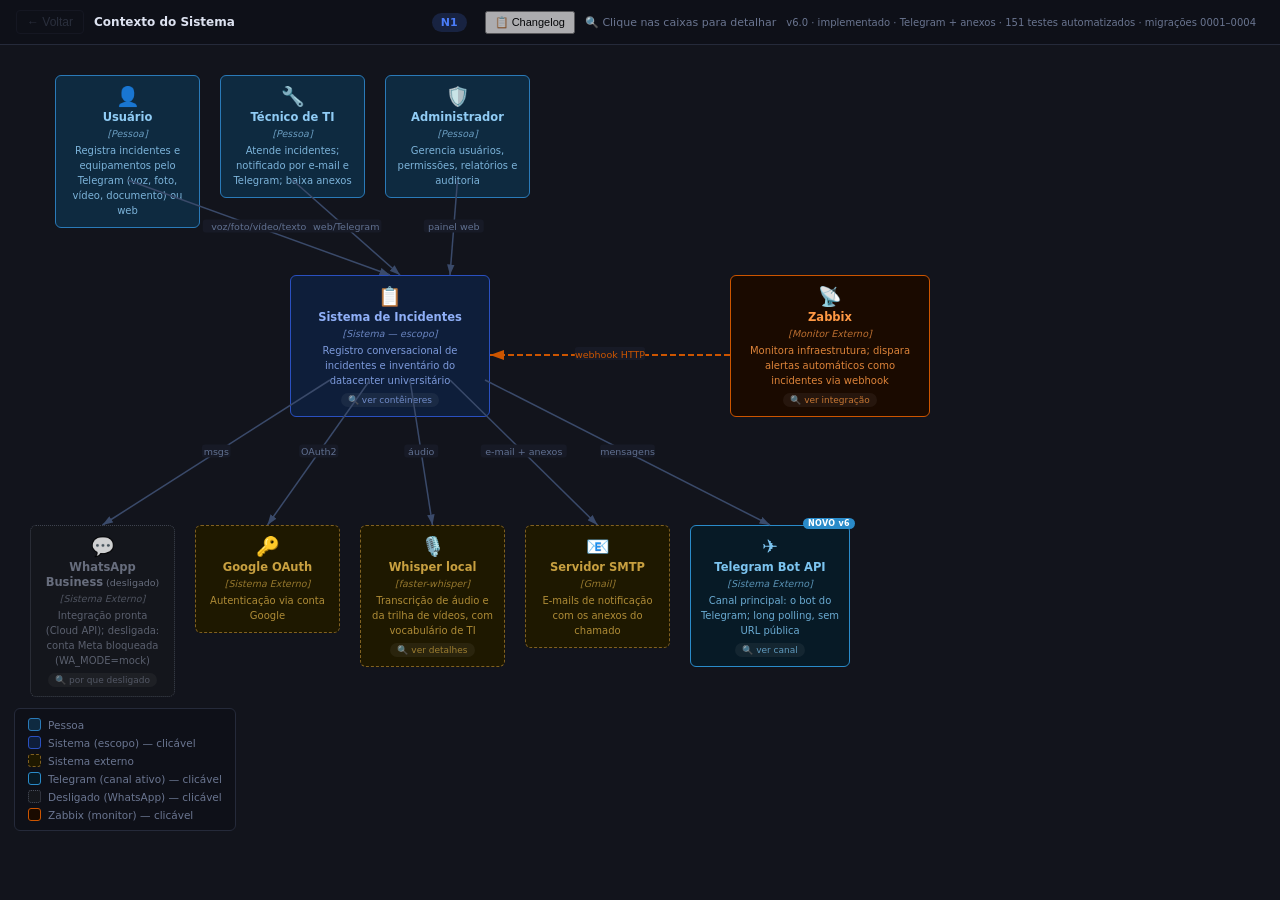
<file: assets/c4-v6.html>
<!DOCTYPE html>
<html lang="pt-BR">
<head>
<meta charset="UTF-8">
<meta name="viewport" content="width=device-width, initial-scale=1, viewport-fit=cover">
<title>C4 Model v6.0 — Incidentes CESUP/UFRGS</title>
<style>
:root {
  --bg:#12141c; --canvas:#171a26; --hdr:#0e1018;
  --border:#252a3a; --text:#dde2f0; --muted:#6a7590; --accent:#4a7cf7;
  --person-f:#0e2a40; --person-s:#2a7ab8; --person-t:#90ccf5;
  --sys-f:#0e1e3a; --sys-s:#2a50c0; --sys-t:#90b0f8;
  --ext-f:#1e1800; --ext-s:#806020; --ext-t:#c8a040;
  --wa-f:#061a10; --wa-s:#1a8030; --wa-t:#50d870;
  --web-f:#06101e; --web-s:#1a40a0; --web-t:#70a0f0;
  --api-f:#061a14; --api-s:#0a7058; --api-t:#40c8a8;
  --db-f:#160a22; --db-s:#7020b0; --db-t:#c060e8;
  --que-f:#100618; --que-s:#5820a0; --que-t:#a060d8;
  --ai-f:#1a0608; --ai-s:#a02020; --ai-t:#e06060;
  --zbx-f:#1a0a00; --zbx-s:#cc5500; --zbx-t:#ff9944;
  --tg-f:#071a26;  --tg-s:#2a8bc9;  --tg-t:#7cc4f0;
  --off-f:#15171c; --off-s:#4a4f5c; --off-t:#7d8496;
  --arr:#3a4a6a; --arrl:#607090;
  --glow:rgba(74,124,247,.3);
  --r:6px;
}
*{box-sizing:border-box;margin:0;padding:0}
body{background:var(--bg);color:var(--text);font-family:'Inter','Segoe UI',system-ui,sans-serif;min-height:100vh;display:flex;flex-direction:column;padding-top:env(safe-area-inset-top,0px);padding-bottom:env(safe-area-inset-bottom,0px)}
header{background:var(--hdr);border-bottom:1px solid var(--border);padding:10px 16px;display:flex;align-items:center;gap:10px;position:sticky;top:env(safe-area-inset-top,0px);z-index:20;flex-shrink:0}
#backBtn{background:none;border:1px solid var(--border);color:var(--muted);font-size:12px;padding:4px 10px;border-radius:4px;cursor:pointer;transition:.15s}
#backBtn:hover{color:var(--text);border-color:var(--muted)}
#backBtn:disabled{opacity:.3;cursor:default}
#breadcrumb{flex:1;font-size:12px;color:var(--muted);overflow:hidden;white-space:nowrap;text-overflow:ellipsis}
#breadcrumb b{color:var(--text)}
#lvlpill{font-size:11px;font-weight:700;padding:3px 9px;border-radius:10px;background:rgba(74,124,247,.18);color:var(--accent);flex-shrink:0}
.hint{font-size:11px;color:var(--muted);flex-shrink:0}
@media(max-width:600px){.hint{display:none}}
.wrap{flex:1;overflow:auto;position:relative}
.canvas{position:relative;animation:fi .18s ease}
@keyframes fi{from{opacity:0;transform:translateY(5px)}to{opacity:1;transform:none}}
svg.arr{position:absolute;top:0;left:0;width:100%;height:100%;pointer-events:none;overflow:visible}
.node{position:absolute;border-radius:var(--r);padding:11px 9px 9px;border:1.5px solid;text-align:center;display:flex;flex-direction:column;align-items:center}
.node.click{cursor:pointer;transition:transform .12s,box-shadow .12s}
.node.click:hover{transform:translateY(-2px);box-shadow:0 0 0 3px var(--glow)}
.ni{font-size:19px;margin-bottom:4px;line-height:1}
.nn{font-size:11.5px;font-weight:600;line-height:1.3;margin-bottom:3px}
.nt{font-size:9.5px;font-style:italic;opacity:.7;margin-bottom:4px}
.nd{font-size:10px;line-height:1.5;opacity:.85}
.dh{font-size:9px;margin-top:5px;padding:2px 7px;border-radius:8px;background:rgba(255,255,255,.07);opacity:.75}
.person{background:var(--person-f);border-color:var(--person-s);color:var(--person-t)}
.sys   {background:var(--sys-f);   border-color:var(--sys-s);   color:var(--sys-t)}
.ext   {background:var(--ext-f);   border-color:var(--ext-s);   color:var(--ext-t);border-style:dashed}
.wa    {background:var(--wa-f);    border-color:var(--wa-s);    color:var(--wa-t)}
.web   {background:var(--web-f);   border-color:var(--web-s);   color:var(--web-t)}
.api   {background:var(--api-f);   border-color:var(--api-s);   color:var(--api-t)}
.db    {background:var(--db-f);    border-color:var(--db-s);    color:var(--db-t)}
.que   {background:var(--que-f);   border-color:var(--que-s);   color:var(--que-t)}
.ai    {background:var(--ai-f);    border-color:var(--ai-s);    color:var(--ai-t)}
.zbx   {background:var(--zbx-f);   border-color:var(--zbx-s);   color:var(--zbx-t)}
.tg    {background:var(--tg-f);    border-color:var(--tg-s);    color:var(--tg-t)}
.off   {background:var(--off-f);   border-color:var(--off-s);   color:var(--off-t);border-style:dotted;opacity:.8}
.off .nn::after{content:' (desligado)';font-weight:400;font-size:9.5px}
.new::before{content:'NOVO v6';position:absolute;top:-8px;right:-6px;font-size:8px;font-weight:700;padding:1px 5px;border-radius:6px;background:#2a8bc9;color:#fff;letter-spacing:.04em}
.bnd{position:absolute;border:1px dashed var(--border);border-radius:8px}
.bnd-lbl{position:absolute;top:-9px;left:12px;font-size:9px;font-weight:700;text-transform:uppercase;letter-spacing:.07em;color:var(--muted);background:var(--canvas);padding:0 5px}
.leg{position:absolute;bottom:14px;left:14px;background:rgba(14,16,24,.88);border:1px solid var(--border);border-radius:var(--r);padding:9px 13px;display:flex;flex-direction:column;gap:5px}
.li{display:flex;align-items:center;gap:7px;font-size:10.5px;color:var(--muted)}
.ls{width:13px;height:13px;border-radius:3px;border:1.5px solid;flex-shrink:0}
/* N4 */
.n4p{padding:22px;max-width:860px;margin:0 auto}
.n4p h2{font-size:14px;font-weight:600;margin-bottom:4px;color:var(--text)}
.n4p .sub{font-size:11px;color:var(--muted);margin-bottom:18px}
.n4p h3{font-size:11px;font-weight:700;text-transform:uppercase;letter-spacing:.07em;color:var(--muted);margin:20px 0 8px}
table{width:100%;border-collapse:collapse;font-size:11.5px}
th{text-align:left;padding:6px 10px;background:rgba(255,255,255,.04);color:var(--muted);font-size:9.5px;text-transform:uppercase;letter-spacing:.06em;border-bottom:1px solid var(--border)}
td{padding:8px 10px;border-bottom:1px solid rgba(255,255,255,.04);vertical-align:top;color:var(--text)}
tr:hover td{background:rgba(255,255,255,.02)}
code{font-size:10.5px;color:var(--api-t)}
.tag{display:inline-block;font-size:9.5px;font-weight:700;padding:1px 6px;border-radius:7px;margin-right:2px}
.GET {background:#06180e;color:#50d870} .POST{background:#06101e;color:#70a0f0}
.PUT {background:#1e1800;color:#c8a040} .DEL {background:#1a0608;color:#e06060}
.perm{font-size:10px;color:var(--muted);font-style:italic}
.note{margin-top:14px;padding:9px 13px;border-left:3px solid var(--accent);background:rgba(74,124,247,.07);font-size:11px;color:var(--muted);border-radius:0 4px 4px 0;line-height:1.6}
.note.zbx{border-left-color:var(--zbx-s);background:rgba(204,85,0,.07)}
.note.tg{border-left-color:var(--tg-s);background:rgba(42,139,201,.08)}
.note.off{border-left-color:var(--off-s);background:rgba(120,120,140,.08)}
.sflow{display:flex;align-items:center;gap:8px;flex-wrap:wrap;margin-top:8px}
.sbox{padding:6px 12px;border-radius:4px;font-size:11px;font-weight:600;border:1.5px solid}
.sa{background:var(--sys-f);border-color:var(--sys-s);color:var(--sys-t)}
.se{background:var(--wa-f);border-color:var(--wa-s);color:var(--wa-t)}
.sr{background:#101800;border-color:#607000;color:#b0d040}
.sl{background:var(--ai-f);border-color:var(--ai-s);color:var(--ai-t)}
.sarr{color:var(--arr);font-size:14px}
pre{background:rgba(255,255,255,.04);border:1px solid var(--border);border-radius:4px;padding:10px 12px;font-size:10.5px;color:var(--zbx-t);overflow-x:auto;line-height:1.7;margin-top:6px}
</style>
</head>
<body>
<header>
  <button id="backBtn" onclick="goBack()" disabled>← Voltar</button>
  <div id="breadcrumb"><b>Contexto do Sistema</b></div>
  <div id="lvlpill">N1</div>
  <div class="hint">🔍 Clique nas caixas para detalhar</div>
  <div style="font-size:10px;color:var(--muted);margin-left:auto;padding-right:8px;white-space:nowrap">v6.0 · implementado · Telegram + anexos · 151 testes automatizados · migrações 0001–0004</div>
</header>
<div class="wrap" id="wrap"></div>
<script>
const $=id=>document.getElementById(id);
const hist=[];
let cur=null;
function nd({id,x,y,w=148,icon,name,type,desc,th,drill,hint}){
  const el=document.createElement('div');
  el.className='node '+(th||'')+(drill?' click':'');
  el.id='nd-'+id;
  el.style.cssText=`left:${x}px;top:${y}px;width:${w}px;`;
  el.innerHTML=`<div class="ni">${icon}</div><div class="nn">${name}</div><div class="nt">${type}</div><div class="nd">${desc}</div>`+(drill?`<div class="dh">🔍 ${hint||'detalhar'}</div>`:'');
  if(drill) el.onclick=()=>nav(drill,name);
  return el;
}
function bnd({x,y,w,h,label}){
  const el=document.createElement('div');el.className='bnd';
  el.style.cssText=`left:${x}px;top:${y}px;width:${w}px;height:${h}px;`;
  if(label) el.innerHTML=`<div class="bnd-lbl">${label}</div>`;
  return el;
}
function mksvg(W,H){
  const s=document.createElementNS('http://www.w3.org/2000/svg','svg');
  s.setAttribute('class','arr');s.setAttribute('viewBox',`0 0 ${W} ${H}`);
  s.innerHTML=`<defs>
    <marker id="ah"  markerWidth="7" markerHeight="5" refX="7" refY="2.5" orient="auto"><polygon points="0 0,7 2.5,0 5" fill="#3a4a6a"/></marker>
    <marker id="ahz" markerWidth="7" markerHeight="5" refX="7" refY="2.5" orient="auto"><polygon points="0 0,7 2.5,0 5" fill="#cc5500"/></marker>
  </defs>`;
  return s;
}
function ar(svg,x1,y1,x2,y2,lbl,bend,zabbix){
  const mx=(x1+x2)/2,my=(y1+y2)/2;
  const p=document.createElementNS('http://www.w3.org/2000/svg','path');
  const col=zabbix?'#cc5500':'#3a4a6a';
  const mkr=zabbix?'url(#ahz)':'url(#ah)';
  p.setAttribute('fill','none');p.setAttribute('stroke',col);
  p.setAttribute('stroke-width',zabbix?'2':'1.5');
  if(zabbix)p.setAttribute('stroke-dasharray','6,3');
  p.setAttribute('marker-end',mkr);
  p.setAttribute('d',bend?`M${x1},${y1} C${x1},${my} ${x2},${my} ${x2},${y2}`:`M${x1},${y1} L${x2},${y2}`);
  svg.appendChild(p);
  if(lbl){
    const tw=lbl.length*5.2+8;
    const bg=document.createElementNS('http://www.w3.org/2000/svg','rect');
    bg.setAttribute('x',mx-tw/2);bg.setAttribute('y',my-8);bg.setAttribute('width',tw);bg.setAttribute('height',13);bg.setAttribute('rx',3);bg.setAttribute('fill','#171a26');
    svg.appendChild(bg);
    const t=document.createElementNS('http://www.w3.org/2000/svg','text');
    t.setAttribute('x',mx);t.setAttribute('y',my+2.5);t.setAttribute('fill',zabbix?'#cc5500':'#607090');
    t.setAttribute('font-size','9.5');t.setAttribute('text-anchor','middle');t.setAttribute('font-family',"'Inter',system-ui,sans-serif");
    t.textContent=lbl;svg.appendChild(t);
  }
}
function leg(items){
  const el=document.createElement('div');el.className='leg';
  el.innerHTML=items.map(([bg,bc,bd,bs])=>`<div class="li"><div class="ls" style="background:${bg};border-color:${bc};${bs||''}"></div>${bd}</div>`).join('');
  return el;
}
function cx(x,w=148){return x+w/2}
function nav(id,label){hist.push({id:cur?.id||'n1',label:cur?.label||'Contexto'});cur={id,label};renderLevel(id,label)}
function goBack(){if(!hist.length)return;const p=hist.pop();cur=p;renderLevel(p.id,p.label)}
function renderLevel(id,label){
  $('wrap').innerHTML='';
  const lmap={n1:'N1',n2:'N2',n3:'N3'};
  $('lvlpill').textContent=id.startsWith('n4')?'N4':lmap[id.split('-')[0]]||'N4';
  const chain=[...hist,{id,label}];
  $('breadcrumb').innerHTML=chain.map((h,i)=>i<chain.length-1?`<span style="opacity:.45">${h.label}</span> <span style="opacity:.3">›</span> `:`<b>${h.label}</b>`).join('');
  $('backBtn').disabled=hist.length===0;
  const fn=LEVELS[id];
  if(fn){const r=fn();$('wrap').appendChild(r);}
}

// ── N1 ───────────────────────────────────────────────────────────────────────
const LEVELS={};
LEVELS.n1=()=>{
  const W=1020,H=800;
  const c=document.createElement('div');c.className='canvas';c.style.cssText=`width:${W}px;height:${H}px`;
  const svg=mksvg(W,H);
  // pessoas
  c.appendChild(nd({id:'usr',x:55, y:30,w:145,icon:'👤',name:'Usuário',      type:'[Pessoa]',         desc:'Registra incidentes e equipamentos pelo Telegram (voz, foto, vídeo, documento) ou web',th:'person'}));
  c.appendChild(nd({id:'tec',x:220,y:30,w:145,icon:'🔧',name:'Técnico de TI',type:'[Pessoa]',         desc:'Atende incidentes; notificado por e-mail e Telegram; baixa anexos',th:'person'}));
  c.appendChild(nd({id:'adm',x:385,y:30,w:145,icon:'🛡️',name:'Administrador',type:'[Pessoa]',         desc:'Gerencia usuários, permissões, relatórios e auditoria',th:'person'}));
  // sistema
  c.appendChild(nd({id:'sis',x:290,y:230,w:200,icon:'📋',name:'Sistema de Incidentes',type:'[Sistema — escopo]',desc:'Registro conversacional de incidentes e inventário do datacenter universitário',th:'sys',drill:'n2',hint:'ver contêineres'}));
  // externos (baixo)
  c.appendChild(nd({id:'wa', x:30, y:480,w:145,icon:'💬',name:'WhatsApp Business',type:'[Sistema Externo]',desc:'Integração pronta (Cloud API); desligada: conta Meta bloqueada (WA_MODE=mock)',th:'off',drill:'n4-wa-off',hint:'por que desligado'}));
  c.appendChild(nd({id:'gg', x:195,y:480,w:145,icon:'🔑',name:'Google OAuth',      type:'[Sistema Externo]',desc:'Autenticação via conta Google',th:'ext'}));
  c.appendChild(nd({id:'st', x:360,y:480,w:145,icon:'🎙️',name:'Whisper local',    type:'[faster-whisper]', desc:'Transcrição de áudio e da trilha de vídeos, com vocabulário de TI',th:'ext',drill:'n4-stt',hint:'ver detalhes'}));
  c.appendChild(nd({id:'sm', x:525,y:480,w:145,icon:'📧',name:'Servidor SMTP',    type:'[Gmail]',          desc:'E-mails de notificação com os anexos do chamado',th:'ext'}));
  c.appendChild(nd({id:'tg', x:690,y:480,w:160,icon:'✈️',name:'Telegram Bot API', type:'[Sistema Externo]',desc:'Canal principal: o bot do Telegram; long polling, sem URL pública',th:'tg new',drill:'n4-tga',hint:'ver canal'}));
  // Zabbix — destaque laranja, lado direito
  c.appendChild(nd({id:'zbx',x:730,y:230,w:200,icon:'📡',name:'Zabbix',           type:'[Monitor Externo]',desc:'Monitora infraestrutura; dispara alertas automáticos como incidentes via webhook',th:'zbx',drill:'n4-zbx',hint:'ver integração'}));
  // arrows pessoas → sistema
  ar(svg,cx(55,145),135,cx(290,200),230,'voz/foto/vídeo/texto');
  ar(svg,cx(220,145),135,cx(290,200)+10,230,'web/Telegram');
  ar(svg,cx(385,145),135,cx(290,200)+60,230,'painel web');
  // sistema → externos
  ar(svg,cx(290,200)-60,335,cx(30,145),480,'msgs');
  ar(svg,cx(290,200)-20,335,cx(195,145),480,'OAuth2');
  ar(svg,cx(290,200)+20,335,cx(360,145),480,'áudio');
  ar(svg,cx(290,200)+60,335,cx(525,145),480,'e-mail + anexos');
  ar(svg,cx(290,200)+95,335,cx(690,160),480,'mensagens');
  // Zabbix → sistema (laranja tracejado)
  ar(svg,730,310,cx(290,200)+100,310,'webhook HTTP',false,true);
  c.appendChild(svg);
  c.appendChild(leg([
    ['var(--person-f)','var(--person-s)','Pessoa'],
    ['var(--sys-f)','var(--sys-s)','Sistema (escopo) — clicável'],
    ['var(--ext-f)','var(--ext-s)','Sistema externo','border-style:dashed'],
    ['var(--tg-f)','var(--tg-s)','Telegram (canal ativo) — clicável'],
    ['var(--off-f)','var(--off-s)','Desligado (WhatsApp) — clicável','border-style:dotted'],
    ['var(--zbx-f)','var(--zbx-s)','Zabbix (monitor) — clicável'],
  ]));
  return c;
};

// ── N2 ───────────────────────────────────────────────────────────────────────
LEVELS.n2=()=>{
  const W=1060,H=860;
  const c=document.createElement('div');c.className='canvas';c.style.cssText=`width:${W}px;height:${H}px`;
  const svg=mksvg(W,H);
  // pessoas
  c.appendChild(nd({id:'p1',x:55, y:25,w:138,icon:'👤',name:'Usuário',      type:'[Telegram]',  desc:'Registra por voz, foto, vídeo, documento ou texto',th:'person'}));
  c.appendChild(nd({id:'p2',x:215,y:25,w:138,icon:'🔧',name:'Técnico',       type:'[Navegador/Telegram]',desc:'Atende incidentes',th:'person'}));
  c.appendChild(nd({id:'p3',x:375,y:25,w:138,icon:'🛡️',name:'Administrador', type:'[Navegador]', desc:'Gestão e auditoria',th:'person'}));
  // boundary
  c.appendChild(bnd({x:25,y:180,w:720,h:480,label:'Sistema de Registro de Incidentes'}));
  // contêineres internos
  c.appendChild(nd({id:'bot',x:50, y:220,w:152,icon:'🤖',name:'Bot (Telegram + WhatsApp)', type:'[Python/FastAPI · bot]',desc:'Telegram (polling) e webhook WA; transcreve; interpreta; anexa',th:'wa', drill:'n3-bot',hint:'ver componentes'}));
  c.appendChild(nd({id:'wbe',x:230,y:220,w:152,icon:'🌐',name:'Interface Web',type:'[React SPA + nginx · web]',    desc:'Painel; nginx: /api, /ws, /webhook',th:'web',drill:'n3-web',hint:'ver componentes'}));
  c.appendChild(nd({id:'api',x:415,y:220,w:152,icon:'⚙️',name:'API Backend',  type:'[Python/FastAPI · api]',desc:'Negócio, anexos, SLA, auditoria; Alembic no boot',th:'api',drill:'n3-api',hint:'ver componentes'}));
  c.appendChild(nd({id:'db', x:60, y:480,w:152,icon:'🗄️',name:'PostgreSQL 16',   type:'[Banco de Dados · db]',desc:'Incidentes, anexos, usuários, inventário, auditoria append-only',th:'db'}));
  c.appendChild(nd({id:'ce', x:290,y:480,w:170,icon:'📨',name:'Celery + Redis',type:'[worker · beat · redis]',desc:'Entrega e-mail/Telegram/WA; SLA a cada 5 min; pub/sub do WebSocket',th:'que'}));
  c.appendChild(nd({id:'vol',x:535,y:480,w:170,icon:'📁',name:'Volumes',type:'[media · whisper · pgdata]',desc:'Fotos, vídeos e documentos em /data/media; modelo Whisper em cache',th:'db new'}));
  // externos (direita)
  c.appendChild(nd({id:'etg',x:830,y:190,w:150,icon:'✈️',name:'Telegram Bot API', type:'[Externo]',desc:'getUpdates (long polling), sendMessage, getFile',th:'tg new',drill:'n4-tga',hint:'ver canal'}));
  c.appendChild(nd({id:'egg',x:830,y:335,w:150,icon:'🔑',name:'Google OAuth', type:'[Externo]',desc:'Autenticação',th:'ext'}));
  c.appendChild(nd({id:'est',x:830,y:450,w:150,icon:'🎙️',name:'faster-whisper', type:'[Local, dentro do bot]',desc:'Modelo "small", CPU int8, hotwords de TI',th:'ai',drill:'n4-stt',hint:'ver detalhes'}));
  c.appendChild(nd({id:'esm',x:830,y:590,w:150,icon:'📧',name:'SMTP (Gmail)',         type:'[Externo]',desc:'E-mails com anexos (até 18 MB)',th:'ext'}));
  c.appendChild(nd({id:'ewa',x:830,y:710,w:150,icon:'💬',name:'WhatsApp Cloud API', type:'[Externo]',desc:'Conta Meta bloqueada; WA_MODE=mock',th:'off',drill:'n4-wa-off',hint:'por que desligado'}));
  // Zabbix — topo direito
  c.appendChild(nd({id:'zbx',x:830,y:20, w:200,icon:'📡',name:'Zabbix',       type:'[Monitor Externo]',desc:'Dispara webhook ao detectar problema na infraestrutura',th:'zbx',drill:'n4-zbx',hint:'ver integração'}));
  // arrows: pessoas → contêineres
  ar(svg,cx(55,138),140,cx(50,152),220,'Telegram');
  ar(svg,cx(215,138),140,cx(230,152),220,'HTTP');
  ar(svg,cx(375,138),140,cx(415,152),220,'HTTP');
  // internos
  ar(svg,382,290,415,290,'');                      // Web → API (REST/WS)
  { // Bot → API: contorna a Interface Web por baixo
    const p=document.createElementNS('http://www.w3.org/2000/svg','path');
    p.setAttribute('d','M126,362 C126,420 470,420 470,362');p.setAttribute('fill','none');
    p.setAttribute('stroke','#3a4a6a');p.setAttribute('stroke-width','1.5');p.setAttribute('marker-end','url(#ah)');
    svg.appendChild(p);
    const tx=document.createElementNS('http://www.w3.org/2000/svg','text');
    tx.setAttribute('x',205);tx.setAttribute('y',422);tx.setAttribute('fill','#607090');tx.setAttribute('font-size','9.5');
    tx.setAttribute('text-anchor','middle');tx.setAttribute('font-family',"'Inter',system-ui,sans-serif");
    tx.textContent='REST + token de serviço';svg.appendChild(tx);
  }
  ar(svg,cx(415,152)-20,362,cx(60,152)+40,480,'SQL');
  ar(svg,cx(415,152)+20,362,cx(290,170)+20,480,'enfileira');
  ar(svg,cx(415,152)+60,362,cx(535,170),480,'grava/serve');
  ar(svg,290,540,212,540,'SQL');
  // → externos
  ar(svg,745,250,830,240,'polling + envio');
  ar(svg,745,300,830,375,'OAuth2');
  ar(svg,745,330,830,490,'áudio/vídeo',true);
  ar(svg,705,560,830,630,'SMTP');
  ar(svg,745,620,830,750,'desligado',true);
  // Zabbix → API (laranja)
  ar(svg,830,110,cx(415,152)+50,220,'webhook POST',false,true);
  c.appendChild(svg);
  c.appendChild(leg([
    ['var(--wa-f)','var(--wa-s)','Bot — clicável'],
    ['var(--web-f)','var(--web-s)','Interface Web — clicável'],
    ['var(--api-f)','var(--api-s)','API Backend — clicável'],
    ['var(--db-f)','var(--db-s)','PostgreSQL / volumes'],
    ['var(--que-f)','var(--que-s)','Celery + Redis'],
    ['var(--tg-f)','var(--tg-s)','Telegram — clicável'],
    ['var(--zbx-f)','var(--zbx-s)','Zabbix — clicável'],
    ['var(--ext-f)','var(--ext-s)','Sistema externo','border-style:dashed'],
    ['var(--off-f)','var(--off-s)','Desligado','border-style:dotted'],
  ]));
  // 7 contêineres no docker-compose
  const cmp=document.createElement('div');
  cmp.style.cssText='position:absolute;left:300px;top:672px;font-size:10px;color:var(--muted)';
  cmp.textContent='docker compose: db · redis · api · worker · beat · bot · web (8080)';
  c.appendChild(cmp);
  return c;
};

// ── N3 Bot (Telegram + WhatsApp) ─────────────────────────────────────────────
LEVELS['n3-bot']=()=>{
  const W=940,H=700;
  const c=document.createElement('div');c.className='canvas';c.style.cssText=`width:${W}px;height:${H}px`;
  const svg=mksvg(W,H);
  c.appendChild(bnd({x:20,y:20,w:900,h:650,label:'Bot — Componentes (contêiner bot · Telegram + WhatsApp)'}));

  // Coluna A — canais de entrada
  c.appendChild(nd({id:'whr',x:40, y:70, w:160,icon:'📩',name:'Webhook Receiver',  type:'[Componente · WhatsApp]',desc:'POST /webhook/whatsapp; valida HMAC-SHA256; 200 imediato. Canal desligado (mock)',th:'off',drill:'n4-whr',hint:'ver código'}));
  c.appendChild(nd({id:'tga',x:40, y:280,w:160,icon:'✈️',name:'Telegram Adapter',  type:'[Componente · telegram.py]',desc:'Long polling (getUpdates); vincula conta pelo contato; converte a mensagem para o formato do Processor',th:'tg new',drill:'n4-tga',hint:'ver código'}));
  // Coluna B — identificação, interpretação, chamada
  c.appendChild(nd({id:'ach',x:270,y:70, w:160,icon:'🔒',name:'Remetente Checker', type:'[Componente]',desc:'Identifica usuário pelo número (WA) ou chat_id (Telegram); cache só de positivos (60 s)',th:'web',drill:'n4-ach',hint:'ver código'}));
  c.appendChild(nd({id:'itp',x:270,y:280,w:160,icon:'🧠',name:'Intent Parser v1.1', type:'[Componente]',desc:'Sem acentos, início de palavra, "!" = palavra inteira, negação; cadastro por rótulos',th:'wa',drill:'n4-itp',hint:'ver código'}));
  c.appendChild(nd({id:'apc',x:270,y:490,w:160,icon:'🔌',name:'API Client',         type:'[Componente]',desc:'REST na API com X-Service-Token, X-User-Id e X-Canal (TELEGRAM / WHATSAPP)',th:'api',drill:'n4-apc',hint:'ver código'}));
  // Coluna C — mídia, anexos, resposta
  c.appendChild(nd({id:'mdl',x:500,y:70, w:160,icon:'⬇️',name:'Media Downloader',  type:'[Componente]',desc:'Baixa áudio, foto, vídeo e documento (Graph API ou getFile do Telegram)',th:'wa',drill:'n4-mdl',hint:'ver código'}));
  c.appendChild(nd({id:'gan',x:500,y:280,w:160,icon:'📎',name:'Gerenciador de Anexos', type:'[Componente · processor.py]',desc:'Janela de 10 min: junta arquivos ao chamado/cadastro recente ou guarda para o próximo relato',th:'api new',drill:'n4-gan',hint:'ver código'}));
  c.appendChild(nd({id:'snd',x:500,y:490,w:160,icon:'📤',name:'Senders',          type:'[Componente]',desc:'TelegramSender (sendMessage + teclado) e WA Sender (Cloud API, mock)',th:'tg',drill:'n4-was',hint:'ver código'}));
  // Coluna D — transcrição
  c.appendChild(nd({id:'stt',x:730,y:70, w:170,icon:'🎙️',name:'STT Adapter',       type:'[Componente]',desc:'faster-whisper local "small" (CPU int8) com hotwords de TI; trilha de áudio de vídeos',th:'ai',drill:'n4-stt',hint:'ver código'}));

  // Setas
  ar(svg, 200, 110, 270, 110, 'evento');
  ar(svg, 200, 300, 300, 190, 'update');
  ar(svg, 430, 110, 500, 110, 'media_id');
  ar(svg, 660, 110, 730, 110, 'áudio/vídeo');
  ar(svg, 350, 200, 350, 280, 'remetente ok');
  ar(svg, 735, 190, 430, 300, 'texto transcrito');
  ar(svg, 580, 200, 580, 280, 'foto/vídeo/doc');
  ar(svg, 430, 345, 500, 345, 'contexto');
  ar(svg, 350, 410, 350, 490, 'operação');
  ar(svg, 580, 410, 430, 520, 'upload + anexar');
  ar(svg, 430, 560, 500, 560, 'resultado');
  ar(svg, 430, 400, 540, 490, 'ajuda/erro');

  c.appendChild(svg);
  c.appendChild(leg([
    ['var(--tg-f)','var(--tg-s)','Telegram — clicável'],
    ['var(--wa-f)','var(--wa-s)','Componente do bot — clicável'],
    ['var(--web-f)','var(--web-s)','Remetente Checker — clicável'],
    ['var(--ai-f)','var(--ai-s)','STT Adapter — clicável'],
    ['var(--api-f)','var(--api-s)','API Client / Anexos — clicável'],
    ['var(--off-f)','var(--off-s)','WhatsApp (desligado)','border-style:dotted'],
  ]));
  return c;
};

// ── N3 Interface Web ──────────────────────────────────────────────────────────
LEVELS['n3-web']=()=>{
  const W=960,H=700;
  const c=document.createElement('div');c.className='canvas';c.style.cssText=`width:${W}px;height:${H}px`;
  const svg=mksvg(W,H);
  c.appendChild(bnd({x:20,y:20,w:920,h:650,label:'Interface Web — Componentes (React SPA)'}));

  // Linha 1 — entrada e roteamento
  c.appendChild(nd({id:'lgv',x:50,  y:70, w:160,icon:'🔐',name:'Login View',         type:'[Componente]',desc:'Tela de entrada; inicia fluxo OAuth Google; recebe e armazena JWT',th:'web',drill:'n4-lgv',hint:'ver código'}));
  c.appendChild(nd({id:'rou',x:260, y:70, w:160,icon:'🗺️',name:'Router / Auth Guard', type:'[Componente]',desc:'Gerencia rotas; protege com JWT; redireciona para login se expirado',th:'web',drill:'n4-rou',hint:'ver código'}));
  c.appendChild(nd({id:'prf',x:470, y:70, w:160,icon:'👤',name:'Perfil View',          type:'[Componente]',desc:'Celular (identifica no WhatsApp e no Telegram); link do bot e desvínculo do Telegram',th:'web',drill:'n4-prf',hint:'ver código'}));
  c.appendChild(nd({id:'ntf',x:680, y:70, w:160,icon:'🔔',name:'Notificações WS',      type:'[Componente]',desc:'WebSocket com a API; atualiza incidentes em tempo real sem recarregar a página',th:'api',drill:'n4-ntf',hint:'ver código'}));

  // Linha 2 — views principais
  c.appendChild(nd({id:'inc',x:50,  y:310,w:160,icon:'📋',name:'Incidentes View',     type:'[Componente]',desc:'Lista, filtra e registra; detalhe com anexos (foto, vídeo, documento) e botão Baixar; badges Web/WA/Telegram/Zabbix',th:'web',drill:'n4-inc',hint:'ver código'}));
  c.appendChild(nd({id:'inv',x:260, y:310,w:160,icon:'🖥️',name:'Inventário View',     type:'[Componente]',desc:'Lista ativos; upload de foto com preview; exibe resultado do OCR',th:'web',drill:'n4-inv',hint:'ver código'}));
  c.appendChild(nd({id:'adm',x:470, y:310,w:160,icon:'🛡️',name:'Admin Panel',         type:'[Componente]',desc:'Usuários, permissões, SLAs, canais (WhatsApp/Telegram), fila de notificações, auditoria e relatórios',th:'web',drill:'n4-adm',hint:'ver código'}));
  c.appendChild(nd({id:'apc',x:680, y:310,w:160,icon:'🔌',name:'API Client',           type:'[Componente]',desc:'Wrapper axios; injeta JWT; intercepta 401/403; trata erros globalmente',th:'api',drill:'n4-apc-web',hint:'ver código'}));

  // Setas
  // Login → Router
  ar(svg, 210, 107, 260, 107, 'JWT obtido');
  // Router → views (distribui)
  ar(svg, cx(260,160), 190, cx(50,160),  310, 'navega');
  ar(svg, cx(260,160), 190, cx(260,160), 310, 'navega');
  ar(svg, cx(260,160), 190, cx(470,160), 310, 'navega');
  ar(svg, cx(260,160), 190, cx(470,160), 190, '');
  ar(svg, cx(470,160)+80, 150, cx(680,160), 150, 'navega');
  // Notificações WS → Incidentes View (push de eventos)
  ar(svg, cx(680,160), 190, cx(50,160)+80, 310, 'push evento', true);
  // Views → API Client
  ar(svg, cx(50,160)+80,  425, cx(680,160), 377, 'REST', true);
  ar(svg, cx(260,160)+80, 425, cx(680,160), 390, 'REST', true);
  ar(svg, cx(470,160)+80, 425, cx(680,160), 403, 'REST', true);
  // Router → Perfil View
  ar(svg, cx(260,160)+80, 107, cx(470,160), 107, 'navega');

  c.appendChild(svg);
  c.appendChild(leg([
    ['var(--web-f)','var(--web-s)','Componente Web — clicável'],
    ['var(--api-f)','var(--api-s)','API Client / WebSocket — clicável'],
  ]));
  return c;
};

// ── N3 API Backend ────────────────────────────────────────────────────────────
LEVELS['n3-api']=()=>{
  const W=900,H=920;
  const c=document.createElement('div');c.className='canvas';c.style.cssText=`width:${W}px;height:${H}px`;
  const svg=mksvg(W,H);
  c.appendChild(bnd({x:20,y:20,w:860,h:880,label:'API Backend — Componentes'}));
  c.appendChild(nd({id:'oau',x:50, y:70, w:152,icon:'🔑',name:'OAuth Handler',      type:'[Componente]',desc:'Fluxo Google OAuth2; criação de JWT com claims de permissão',th:'web',drill:'n4-oau',hint:'ver código'}));
  c.appendChild(nd({id:'mid',x:50, y:250,w:152,icon:'🛡️',name:'Auth Middleware',    type:'[Componente]',desc:'Valida JWT; injeta usuário; aplica permissões por rota',th:'web',drill:'n4-mid',hint:'ver código'}));
  c.appendChild(nd({id:'isv',x:255,y:70, w:152,icon:'📋',name:'Incidente Service',  type:'[Componente]',desc:'Criação, transições, anexos do chamado; canal WEB/WHATSAPP/TELEGRAM/ZABBIX',th:'api',drill:'n4-isv',hint:'ver código'}));
  c.appendChild(nd({id:'sla',x:460,y:70, w:152,icon:'⏱️',name:'SLA Monitor',        type:'[Componente]',desc:'Calcula prazos por criticidade; dispara escalonamento',th:'api',drill:'n4-sla',hint:'ver código'}));
  // Zabbix Receiver — novo componente
  c.appendChild(nd({id:'zbr',x:665,y:70, w:175,icon:'📡',name:'Zabbix Receiver',   type:'[Componente]',desc:'Recebe webhook do Zabbix; valida token; cria incidente automaticamente',th:'zbx',drill:'n4-zbr',hint:'ver integração'}));
  c.appendChild(nd({id:'aud',x:255,y:250,w:152,icon:'📜',name:'Auditoria Service',  type:'[Componente]',desc:'Log imutável: quem/quando/o quê em toda operação de escrita',th:'api',drill:'n4-aud',hint:'ver código'}));
  c.appendChild(nd({id:'asv',x:460,y:250,w:152,icon:'🖥️',name:'Ativo Service',      type:'[Componente]',desc:'CRUD de equipamentos; fluxo pendente → validado',th:'db', drill:'n4-asv',hint:'ver código'}));
  c.appendChild(nd({id:'usv',x:665,y:250,w:175,icon:'👤',name:'Usuario Service',    type:'[Componente]',desc:'CRUD de usuários; permissões; bloqueio; vincula WhatsApp e Telegram (by-telegram, vincular-telegram)',th:'person',drill:'n4-usv',hint:'ver código'}));
  c.appendChild(nd({id:'ocr',x:460,y:440,w:152,icon:'📷',name:'OCR Adapter',        type:'[Componente]',desc:'Extrai dados de fotos de plaquetas patrimoniais',th:'ai'}));
  c.appendChild(nd({id:'ema',x:50, y:440,w:152,icon:'📧',name:'Email Notifier',     type:'[Componente]',desc:'SMTP (Gmail) via outbox + Celery; anexa os arquivos do chamado (até 18 MB)',th:'que',drill:'n4-ema',hint:'ver código'}));
  c.appendChild(nd({id:'wno',x:255,y:440,w:152,icon:'💬',name:'WA Notifier',        type:'[Componente]',desc:'Cloud API; em modo mock desde 17/11/2026 (conta Meta bloqueada)',th:'off',drill:'n4-wno',hint:'ver código'}));
  c.appendChild(nd({id:'tgn',x:665,y:440,w:175,icon:'✈️',name:'Telegram Notifier', type:'[Componente]',desc:'sendMessage para quem tem telegram_chat_id: novo incidente, anexo, resolução, SLA',th:'tg new',drill:'n4-tgn',hint:'ver código'}));
  c.appendChild(nd({id:'anx',x:330,y:620,w:170,icon:'📎',name:'Anexos (Mídia)', type:'[Componente · midia.py]',desc:'Upload, tipos FOTO/VIDEO/DOCUMENTO, limites, /media/&lt;uuid&gt;, download autenticado',th:'db new',drill:'n4-anx',hint:'ver código'}));
  // arrows internas
  // OAuth Handler → Auth Middleware (gera JWT)
  ar(svg,cx(50,152),190,cx(50,152),250,'gera JWT');
  // Incidente Service → Auditoria Service
  ar(svg,cx(255,152),190,cx(255,152),250,'audita');
  // SLA Monitor → Incidente Service (escalonamento — vai para a esquerda)
  ar(svg,cx(460,152),107,cx(255,152),107,'escalonamento');
  // OAuth Handler → Usuario Service (upsert ao logar)
  ar(svg,202,120,665,280,'upsert usuário',true);
  // Auth Middleware → Usuario Service (consulta ativo)
  ar(svg,202,310,cx(460,152),310,'verifica ativo');
  // Auditoria Service → Email Notifier
  ar(svg,cx(255,152),370,cx(50,152),440,'dispara');
  // Auditoria Service → WA Notifier
  ar(svg,cx(255,152)+30,370,cx(255,152)+30,440,'dispara');
  // Ativo Service → OCR Adapter
  ar(svg,cx(460,152),370,cx(460,152),440,'OCR');
  // Usuario Service → Email Notifier (notifica admin/usuário bloqueado)
  ar(svg,cx(665,175),370,cx(50,152)+76,440,'notifica',true);
  // Auditoria Service → Telegram Notifier
  ar(svg,cx(255,152)+60,370,cx(665,175),440,'dispara',true);
  // Incidente Service → Anexos
  ar(svg,407,170,430,620,'anexos');
  // Email Notifier → Anexos (lê arquivos para anexar)
  ar(svg,cx(50,152),560,330,690,'lê arquivos',true);
  // Zabbix Receiver → Incidente Service (laranja — vai para a esquerda, mesma linha)
  ar(svg,665,120,407,120,'cria incidente',false,true);
  c.appendChild(svg);
  c.appendChild(leg([
    ['var(--web-f)','var(--web-s)','Auth — clicável'],
    ['var(--api-f)','var(--api-s)','Negócio — clicável'],
    ['var(--person-f)','var(--person-s)','Usuario Service — clicável'],
    ['var(--db-f)','var(--db-s)','Dados — clicável'],
    ['var(--que-f)','var(--que-s)','Notif. — clicável'],
    ['var(--ai-f)','var(--ai-s)','OCR'],
    ['var(--tg-f)','var(--tg-s)','Telegram Notifier — clicável'],
    ['var(--off-f)','var(--off-s)','WA Notifier (mock)','border-style:dotted'],
    ['var(--zbx-f)','var(--zbx-s)','Zabbix Receiver — clicável'],
  ]));
  return c;
};

// ── N4 helpers ────────────────────────────────────────────────────────────────
function n4panel(title,sub,html){
  const d=document.createElement('div');d.className='n4p';
  d.innerHTML=`<h2>${title}</h2><div class="sub">${sub}</div>${html}`;
  return d;
}
function tbl(heads,rows){
  return `<table><thead><tr>${heads.map(h=>`<th>${h}</th>`).join('')}</tr></thead><tbody>${rows.map(r=>`<tr>${r.map(cc=>`<td>${cc}</td>`).join('')}</tr>`).join('')}</tbody></table>`;
}

// N4 Usuario Service
LEVELS['n4-usv']=()=>n4panel('Usuario Service','API Backend · Autenticação e Gerenciamento de Usuários',`
  <h3>Modelo: Usuario</h3>
  ${tbl(['Campo','Tipo','Descrição'],[
    ['<code>id</code>','UUID','Chave primária interna'],
    ['<code>google_id</code>','str (único)','Identificador do Google; usado no upsert do OAuth'],
    ['<code>email</code>','str (único)','E-mail Google; imutável após criação'],
    ['<code>nome</code>','str','Nome do perfil Google'],
    ['<code>whatsapp</code>','str?','Celular E.164; identifica o usuário no WhatsApp <b>e</b> no Telegram (com ou sem o nono dígito)'],
    ['<code>telegram_chat_id</code>','str? (único)','<span class="tag" style="background:#071a26;color:#7cc4f0">v6</span> Chat do Telegram; gravado quando a pessoa compartilha o PRÓPRIO contato com o bot (migração 0004)'],
    ['<code>ativo</code>','bool','false = bloqueado; verificado a cada requisição'],
    ['<code>is_admin</code>','bool','Acesso ao painel de administração'],
    ['<code>pode_atender</code>','bool','Pode assumir e resolver incidentes'],
    ['<code>pode_cadastrar_ativo</code>','bool','Pode validar equipamentos no inventário'],
    ['<code>criado_em</code>','datetime','Data do primeiro login'],
    ['<code>atualizado_em</code>','datetime','Última alteração de perfil ou permissão'],
  ])}
  <h3>Endpoints</h3>
  ${tbl(['Rota','Método','Descrição','Permissão'],[
    ['<code>/usuarios</code>','<span class="tag GET">GET</span>','Lista todos os usuários (filtros: ativo, is_admin, novo)','is_admin'],
    ['<code>/usuarios/{id}</code>','<span class="tag GET">GET</span>','Detalhe de um usuário','is_admin'],
    ['<code>/usuarios/{id}/permissoes</code>','<span class="tag PUT">PUT</span>','Atualiza permissões: pode_atender, pode_cadastrar_ativo, is_admin','is_admin'],
    ['<code>/usuarios/{id}/bloquear</code>','<span class="tag POST">POST</span>','Bloqueia usuário (ativo=false); notifica por e-mail','is_admin'],
    ['<code>/usuarios/{id}/desbloquear</code>','<span class="tag POST">POST</span>','Desbloqueia usuário (ativo=true)','is_admin'],
    ['<code>/usuarios/me</code>','<span class="tag GET">GET</span>','Perfil do próprio usuário autenticado','Autenticado'],
    ['<code>/usuarios/me/whatsapp</code>','<span class="tag PUT">PUT</span>','Vincula número de WhatsApp ao próprio perfil','Autenticado'],
    ['<code>/usuarios/me/telegram</code>','<span class="tag DEL">DEL</span>','Desvincula o Telegram do próprio perfil (DESVINCULAR_TELEGRAM)','Autenticado'],
    ['<code>/usuarios/by-whatsapp?numero=</code>','<span class="tag GET">GET</span>','Identifica o remetente do WhatsApp','Token de serviço (bot)'],
    ['<code>/usuarios/by-telegram?chat_id=</code>','<span class="tag GET">GET</span>','Identifica o remetente do Telegram','Token de serviço (bot)'],
    ['<code>/usuarios/vincular-telegram</code>','<span class="tag POST">POST</span>','Liga chat_id ao usuário cujo celular bate com o contato compartilhado (404 se não cadastrado, 403 se bloqueado)','Token de serviço (bot)'],
  ])}
  <h3>Regras de negócio</h3>
  ${tbl(['Regra','Descrição'],[
    ['Upsert no login','OAuth Handler chama <code>upsert_by_google_id()</code>; cria usuário se não existir'],
    ['Novo usuário','<code>ativo=true</code>, todas as permissões <code>false</code>; notifica administrador(es) por e-mail'],
    ['Mínimo de admins','Recusa <b>tanto bloquear</b> quanto <b>remover is_admin</b> se restar apenas 1 admin ativo — validado em ambas as operações'],
    ['Bloqueio imediato','<code>ativo=false</code> verificado no banco a cada requisição; JWT válido não garante acesso'],
    ['Auditoria','Toda alteração de permissão ou bloqueio é registrada em <code>LogAuditoria</code>'],
  ])}
  <div class="note">O campo <code>whatsapp</code> é preenchido pelo próprio usuário via <code>PUT /usuarios/me/whatsapp</code>. Sem esse campo, o usuário não usa os bots e recebe notificações apenas por e-mail.</div>
  <div class="note tg">✈️ <b>v6:</b> o Telegram não expõe o número do usuário. A vinculação acontece quando a pessoa toca em <b>📱 Compartilhar meu número</b> no bot: só o contato da própria pessoa é aceito (<code>contact.user_id == from.id</code>) e a API compara o número com o celular do perfil.</div>
  <h3>Comportamentos confirmados em testes (Rodada 12)</h3>
  ${tbl(['Comportamento','Resultado'],[
    ['GET /usuarios','Retorna lista com todos os campos: id, email, ativo, is_admin, pode_atender, pode_cadastrar_ativo, whatsapp, criado_em'],
    ['Novo usuário','ativo=true, is_admin=false, pode_atender=false, pode_cadastrar_ativo=false (todos os flags false exceto ativo)'],
    ['Concessão de permissão','Efeito imediato na próxima request — sem necessidade de novo JWT'],
    ['Bloquear único admin','400 — validado pelo endpoint (não apenas pelo frontend)'],
    ['Bloqueio durante sessão ativa','JWT existente fica inválido: refresh retorna 401'],
    ['Re-login (mesmo google_id)','Upsert, não insert: permissões concedidas são preservadas após re-autenticação'],
  ])}`);



// N4 Zabbix — integração geral
LEVELS['n4-zbx']=()=>n4panel('Zabbix — Integração com o Sistema','N1 · Sistema Externo → Sistema de Incidentes',`
  <h3>Visão geral</h3>
  <p style="font-size:11.5px;color:var(--muted);line-height:1.7">O Zabbix monitora a infraestrutura do datacenter (servidores, switches, links, UPS, temperatura etc.). Quando um problema é detectado, o Zabbix chama um webhook HTTP no endpoint do sistema, que cria um incidente automaticamente — sem intervenção humana. Quando o problema é resolvido, o Zabbix chama o mesmo webhook com evento de recuperação, e o sistema atualiza o incidente.</p>
  <h3>Fluxo de criação automática</h3>
  ${tbl(['Passo','Quem','Ação'],[
    ['1','Zabbix','Detecta problema (trigger dispara)'],
    ['2','Zabbix','Chama <code>POST /webhook/zabbix</code> com payload do alerta'],
    ['3','Zabbix Receiver','Valida token; extrai dados; determina criticidade'],
    ['4','Incidente Service','Cria incidente com canal=ZABBIX; calcula SLA'],
    ['5','Notificadores','Notifica grupo de atendimento por e-mail e WhatsApp'],
    ['6','Zabbix (recuperação)','Chama webhook com <code>event_value=0</code>'],
    ['7','Incidente Service','Fecha incidente automaticamente (ou sinaliza para revisão)'],
  ])}
  <h3>Mapeamento de severidade Zabbix → criticidade do sistema</h3>
  ${tbl(['Severity Zabbix','Criticidade no sistema','SLA sugerido'],[
    ['Disaster / High','ALTA','2 horas'],
    ['Average','MEDIA','1 dia útil'],
    ['Warning / Information','BAIXA','3 dias úteis'],
    ['Not classified','BAIXA','3 dias úteis'],
  ])}
  <h3>v6 — ambiente de teste local (implementado)</h3>
  ${tbl(['Item','Valor'],[
    ['Stack','<code>zabbix/docker-compose.yml</code>: Zabbix 7.0 (server, web em <code>localhost:8081</code>, PostgreSQL) na mesma rede do sistema'],
    ['Configuração','<code>scripts/zabbix_setup.py</code> (idempotente): media type webhook → <code>http://web/webhook/zabbix</code> com Bearer <code>ZABBIX_WEBHOOK_TOKEN</code>'],
    ['Ação','"Enviar ao Sistema de Incidentes": problema e recuperação, grupos <i>Incidentes - teste</i> e <i>Dispositivos</i>, severidade High ou maior'],
    ['Hosts','<code>srv-teste</code> (item trapper <code>teste.falha</code>) e dispositivos reais por ICMP no grupo Dispositivos'],
    ['Teste','<code>--problema</code> abre incidente ALTA; <code>--recuperar</code> fecha automaticamente'],
  ])}
  <div class="note zbx">O token de autenticação do webhook Zabbix é diferente do HMAC do WhatsApp. Configurar <code>ZABBIX_WEBHOOK_TOKEN</code> como variável de ambiente segura e rotacionar periodicamente.</div>
  <div class="note">📐 <b>Nota de layout no N1:</b> o Zabbix é desenhado à direita do Sistema de Incidentes na mesma faixa vertical (y≈310), não abaixo junto aos outros externos (WhatsApp API, Google OAuth, STT, SMTP que ficam em y≈480). Isso é intencional — a seta <code>webhook HTTP</code> flui horizontalmente (Zabbix→Sistema, da direita para o centro), refletindo que o Zabbix envia dados ativamente para o sistema. Algoritmos de detecção puramente por eixo Y podem classificar erroneamente Zabbix e Sistema como no mesmo nível — a verificação correta é pelo eixo X (Zabbix x≥730, Sistema x=290..490).</div>`);

// N4 Zabbix Receiver (componente da API)
LEVELS['n4-zbr']=()=>n4panel('Zabbix Receiver','API Backend · Componente',`
  <h3>Responsabilidades</h3>
  <p style="font-size:11.5px;color:var(--muted);line-height:1.7">Ponto de entrada dos alertas automáticos do Zabbix. Valida token estático no header <code>Authorization: Bearer &lt;token&gt;</code>. Converte o payload do Zabbix para o modelo de incidente do sistema. Idempotente: usa <code>event_id</code> do Zabbix para evitar incidentes duplicados em reenvios.</p>
  <h3>Endpoint e respostas</h3>
  ${tbl(['Rota','Método','Auth','Erros possíveis'],[
    ['<code>/webhook/zabbix</code>','<span class="tag POST">POST</span>','Bearer token estático','403 token inválido · 422 payload incompleto'],
  ])}
  <h3>Validação de payload</h3>
  ${tbl(['Campo obrigatório','Ausente → retorna'],[
    ['<code>event_id</code>','422 Unprocessable Entity'],
    ['<code>severity</code> (quando event_value=1)','422 Unprocessable Entity'],
    ['<code>event_value</code>','422 Unprocessable Entity'],
  ])}
  <div class="note zbx">Severidade não mapeada (ex: "Not classified") usa <strong>fallback para BAIXA</strong> em vez de rejeitar — confirmado em testes. Isso evita que alertas desconhecidos sejam silenciados.</div>
  <h3>Payload recebido do Zabbix (exemplo)</h3>
  <pre>{
  "event_id":    "12345",
  "event_value": "1",          // 1=problema, 0=recuperação
  "trigger_name":"CPU acima de 90% — servidor-db01",
  "severity":    "High",
  "host":        "servidor-db01",
  "host_ip":     "192.168.1.10",
  "trigger_url": "https://zabbix.cesup.ufrgs.br/...",
  "timestamp":   "1731000000"
}</pre>
  <h3>Lógica de idempotência</h3>
  ${tbl(['Campo','Uso'],[
    ['<code>event_id</code>','Chave única por evento; armazenado no incidente como <code>ref_externa</code>'],
    ['<code>event_value=1</code>','Cria incidente (se <code>ref_externa</code> ainda não existir)'],
    ['<code>event_value=0</code>','Fecha incidente correspondente automaticamente'],
  ])}
  <h3>Logs de auditoria gerados (fluxo completo Zabbix)</h3>
  ${tbl(['Ordem','Ação','usuario_id','canal'],[
    ['1','CRIAR_INCIDENTE','null (sistema)','ZABBIX'],
    ['2','ESCALONAR_INCIDENTE (se SLA vencer)','null (sistema)','SISTEMA'],
    ['3','ATENDER_INCIDENTE (técnico assume)','usr-xxx','WEB'],
    ['4','FECHAR_AUTOMATICO (event_value=0) ou RESOLVER_INCIDENTE','null ou usr-xxx','ZABBIX ou WEB'],
  ])}
  <div class="note zbx">Incidentes criados pelo Zabbix têm <code>aberto_por_id=null</code> e <code>usuario_id=null</code> no log de auditoria — confirmado em testes. Técnico ainda precisa registrar resolução manual se o problema não se recuperar automaticamente via <code>event_value=0</code>.</div>`);

// ── N4 Bot WhatsApp ───────────────────────────────────────────────────────────
LEVELS['n4-whr']=()=>n4panel('Webhook Receiver','Bot · Componente do canal WhatsApp (desligado)',`
  <div class="note off">⏸️ <b>Desligado desde 17/11/2026:</b> a Meta bloqueou a conta de desenvolvedor. O código continua no bot e testado; <code>WA_MODE=mock</code> e <code>canal_whatsapp_ativo=false</code>. Ver <i>WhatsApp — por que está desligado</i>.</div>
  <h3>Responsabilidades</h3>
  <p style="font-size:11.5px;color:var(--muted);line-height:1.7">Ponto de entrada de eventos do WhatsApp (exposto pelo nginx em <code>/webhook/whatsapp</code>; nos testes, via Cloudflare quick tunnel). Valida a assinatura HMAC-SHA256 no header <code>X-Hub-Signature-256</code> e rejeita com 403 se inválida. Processa o evento em segundo plano (tarefa Celery <code>bot.processar</code> ou <code>BackgroundTasks</code>) e retorna 200 <strong>imediatamente</strong>. O evento traz só o <code>media_id</code>, não o arquivo.</p>
  <h3>Endpoints</h3>
  ${tbl(['Rota','Método','Descrição','Auth'],[
    ['<code>/webhook/whatsapp</code>','<span class="tag GET">GET</span>','Verificação de token (setup inicial do webhook)','Token fixo'],
    ['<code>/webhook/whatsapp</code>','<span class="tag POST">POST</span>','Recebe eventos de mensagem','HMAC-SHA256'],
  ])}
  <h3>Tipos de evento e roteamento</h3>
  ${tbl(['Tipo de mensagem','Campo <code>type</code>','Próximo passo'],[
    ['Texto digitado','<code>text</code>','→ Remetente Checker → Intent Parser'],
    ['Áudio (voz)','<code>audio</code>','→ Remetente Checker → Media Downloader → STT → Intent Parser'],
    ['Foto','<code>image</code>','→ Remetente Checker → Media Downloader → Gerenciador de Anexos (e OCR se for cadastro)'],
    ['Vídeo','<code>video</code>','→ Media Downloader → STT (trilha de áudio) → Intent Parser; arquivo vira anexo'],
    ['Documento (PDF, DOCX, XLSX, ODT, TXT, CSV…)','<code>document</code>','→ Media Downloader → Gerenciador de Anexos'],
    ['Resposta a botão/lista','<code>interactive</code>','→ Remetente Checker → Intent Parser'],
    ['Outros (sticker, localização…)','qualquer outro','→ Sender: "formato não suportado"'],
  ])}
  <div class="note">Eventos de status de entrega (<code>statuses</code>) são ignorados silenciosamente — apenas mensagens são processadas.</div>`);

LEVELS['n4-ach']=()=>n4panel('Remetente Checker','Bot WhatsApp · Componente',`
  <h3>Responsabilidades</h3>
  <p style="font-size:11.5px;color:var(--muted);line-height:1.7">Identifica o usuário do sistema pelo número de WhatsApp do remetente. Consulta o <strong>Usuario Service</strong> na API Backend. Bloqueia o fluxo se o número não estiver cadastrado ou se o usuário estiver inativo.</p>
  <h3>Fluxo de verificação</h3>
  ${tbl(['Situação','HTTP','Ação'],[
    ['Número encontrado e usuário ativo','200','Injeta <code>usuario_id</code> no contexto; passa adiante'],
    ['Número não cadastrado','<b>404</b>','WA Sender: "Seu número não está cadastrado. Fale com a TI."'],
    ['Usuário bloqueado','<b>403</b>','WA Sender: "Seu acesso está suspenso. Entre em contato com o administrador."'],
  ])}
  <h3>Consulta à API</h3>
  <p style="font-size:11px;color:var(--muted);line-height:1.7;margin-top:8px"><code>GET /usuarios/by-whatsapp?numero={remetente}</code> — rota interna, autenticada por token de serviço (não JWT de usuário). Resultado é cacheado por 60 s por número para reduzir chamadas.</p>
  <div class="note">O número de WhatsApp vinculado ao perfil é cadastrado pelo próprio usuário via <code>PUT /usuarios/me/whatsapp</code> na interface web.</div>
  <h3>v6 — Telegram (TelegramChecker)</h3>
  ${tbl(['Situação','Ação'],[
    ['chat_id vinculado e usuário ativo','Segue para o Processor (chave <code>tg:&lt;chat_id&gt;</code>)'],
    ['chat_id desconhecido (404)','Boas-vindas + teclado <b>📱 Compartilhar meu número</b>'],
    ['Contato de outra pessoa','"Envie o SEU contato" — recusado'],
    ['Número não cadastrado em nenhum perfil','"Cadastre seu celular em Perfil" + pede o contato de novo'],
    ['Usuário bloqueado (403)','Mensagem de acesso suspenso'],
  ])}
  <div class="note">Correção v6: o cache guarda <b>só resultados positivos</b> (60 s). Antes, um 404 ficava em cache e quem acabara de cadastrar o celular continuava "não cadastrado".</div>`);

LEVELS['n4-mdl']=()=>n4panel('Media Downloader','Bot WhatsApp · Componente',`
  <h3>Responsabilidades</h3>
  <p style="font-size:11.5px;color:var(--muted);line-height:1.7">O WhatsApp não envia o arquivo de mídia no webhook — apenas um <code>media_id</code>. Este componente faz duas chamadas à API do WhatsApp: primeiro obtém a URL temporária do arquivo, depois baixa os bytes. A URL expira em ~5 minutos, por isso o download deve ser imediato.</p>
  <h3>Fluxo</h3>
  ${tbl(['Passo','Chamada','Resultado'],[
    ['1','<code>GET /media/{media_id}</code> (API WhatsApp)','Retorna <code>url</code> temporária e <code>mime_type</code>'],
    ['2','<code>GET {url}</code> com header <code>Authorization: Bearer {token}</code>','Retorna bytes do arquivo'],
    ['3','Roteia pelo <code>mime_type</code>','<code>audio/*</code> → STT Adapter; <code>image/*</code> → Intent Parser com bytes'],
  ])}
  <h3>Tipos de mídia suportados</h3>
  ${tbl(['MIME type','Destino'],[
    ['<code>audio/ogg</code>, <code>audio/mpeg</code>, <code>audio/mp4</code>','STT Adapter'],
    ['<code>image/jpeg</code>, <code>image/png</code>, <code>image/webp</code>','Gerenciador de Anexos (FOTO); OCR no cadastro de equipamento'],
    ['<code>video/mp4</code>, <code>video/3gpp</code>, <code>video/quicktime</code>','STT (trilha de áudio) + Gerenciador de Anexos (VIDEO)'],
    ['PDF, DOC/DOCX, XLS/XLSX, ODT/ODS, TXT, CSV','Gerenciador de Anexos (DOCUMENTO), com o nome original'],
  ])}
  <div class="note tg">✈️ <b>Telegram:</b> <code>TelegramMedia</code> usa <code>getFile</code> + download em <code>/file/bot&lt;token&gt;/…</code> (até 20 MB pela Bot API). O token fica na URL: URLs nunca vão para o log.</div>
  <div class="note">Falha no download (URL expirada, timeout) → WA Sender: "Não consegui processar sua mídia. Tente enviar novamente."</div>`);

LEVELS['n4-stt']=()=>n4panel('STT Adapter','Bot WhatsApp · Componente',`
  <h3>Responsabilidades</h3>
  <p style="font-size:11.5px;color:var(--muted);line-height:1.7">Abstrai o motor de transcrição de voz. Recebe bytes de áudio e retorna texto em português. A escolha do backend é feita via variável de ambiente, sem mudança de código.</p>
  <h3>Backends disponíveis</h3>
  ${tbl(['Backend','Variável','Latência','Privacidade','Recomendação'],[
    ['Whisper local (CPU)','<code>STT_BACKEND=local</code>','5–15 s','Total — sem envio externo','Produção (privacidade)'],
    ['Whisper local (GPU)','<code>STT_BACKEND=local_gpu</code>','1–3 s','Total','Produção (performance)'],
    ['OpenAI Whisper API','<code>STT_BACKEND=openai</code>','1–2 s','Áudio vai à OpenAI','Testes iniciais'],
  ])}
  <h3>Implementação em uso (v6)</h3>
  ${tbl(['Item','Valor'],[
    ['Backend','<code>STT_BACKEND=local</code> — faster-whisper, modelo <code>small</code>, CPU <code>int8</code>, idioma pt'],
    ['Cache do modelo','Volume <code>whisper</code> (baixado uma vez); pré-aquecido em segundo plano na subida do bot'],
    ['Vocabulário de TI','<code>STT_VOCABULARIO</code> passado como <code>hotwords</code> ("switch", "nobreak", "rack", "patrimônio"…) — "switch" deixou de sair "SWIT"'],
    ['Vídeo','A trilha de áudio do vídeo é transcrita com o mesmo modelo (PyAV); o vídeo vira anexo'],
    ['Dependência','PyAV fixado em <code>av&gt;=11,&lt;16</code> (a 16+ removeu <code>metadata_errors</code> usado pelo faster-whisper)'],
    ['Limpeza','Arquivos temporários removidos após cada transcrição; erros agora vão para o log'],
    ['Compartilhado','Um único modelo atende WhatsApp e Telegram'],
  ])}
  <h3>Interface do componente</h3>
  <pre>transcribe(audio_bytes: bytes, lang: str = "pt") -> str
# Lança STTError em caso de falha (timeout, modelo indisponível)</pre>
  <div class="note">Em falha do STT → WA Sender: "Não consegui transcrever seu áudio. Tente digitar a mensagem." O usuário nunca fica sem resposta.</div>`);

LEVELS['n4-itp']=()=>n4panel('Intent Parser v1.1','Bot · Componente (Telegram e WhatsApp)',`
  <h3>Responsabilidades</h3>
  <p style="font-size:11.5px;color:var(--muted);line-height:1.7">Recebe o texto (transcrito ou digitado) mais o contexto do remetente e classifica a intenção. Extrai os dados necessários e chama o API Client com a operação correspondente.</p>
  <h3>Intenções reconhecidas</h3>
  ${tbl(['Intenção','Palavras-chave (matching exato de substring, case-insensitive)','Dados extraídos','Operação na API'],[
    ['REGISTRAR_INCIDENTE','"caiu", "problema", "não funciona", "sem energia", "queimou", "sem resposta"','descrição, criticidade inferida','<code>POST /incidentes</code>'],
    ['CONSULTAR_INCIDENTE','"status", "meu chamado", "protocolo", "abertos"','número do protocolo (se mencionado)','<code>GET /incidentes?aberto_por=me</code>'],
    ['RESOLVER_INCIDENTE','"resolvido", "funcionando", "ok já", "corrigi"','id do incidente aberto','<code>POST /incidentes/{id}/resolver</code>'],
    ['CADASTRAR_ATIVO','"patrimônio", "patrimonio", "equipamento", "computador"','número de patrimônio (se detectado)','<code>POST /ativos</code>'],
    ['AJUDA','"ajuda", "o que posso", "?", "como"','—','WA Sender: menu de opções'],
    ['DESCONHECIDO','qualquer outro texto sem keyword acima','—','WA Sender: pedir esclarecimento'],
  ])}
  <div class="note tg">✅ <b>v1.1 (implementado):</b> texto e palavras sem acentos e em minúsculas; a palavra precisa <b>começar</b> numa palavra do texto mas pode continuar (<code>queimad</code> casa "queimada"/"queimado"; <code>erro</code> casa "erros" mas não "ferro"); terminada em <code>!</code> exige a palavra inteira (<code>agua!</code> não casa "aguardando"); palavras de RESOLVER negadas até 2 palavras antes ("não está funcionando") não contam. ~70 palavras de REGISTRAR (rede, energia, erros, lentidão, água, fumaça, temperatura…). A limitação abaixo era do v1.</div>
  <div class="note zbx">⚠️ <b>(v1, corrigido no v1.1) Limitação crítica — matching exato de substring:</b> o parser v1 verifica se a keyword está <em>contida</em> no texto, não se a palavra está presente na forma flexionada. Exemplo confirmado em testes: <code>"queimada"</code> <strong>não</strong> dispara a keyword <code>"queimou"</code> porque são strings diferentes. Usuários devem ser orientados a usar as palavras exatas, ou o v2 (LLM) deve ser adotado para cobertura de variações morfológicas.</div>
  <h3>Estratégia de classificação</h3>
  ${tbl(['Versão','Abordagem'],[
    ['v1 (inicial)','Regras com palavras-chave e regex — simples, sem dependência de modelo externo'],
    ['v1.1 (em uso)','Regras normalizadas (sem acento, início de palavra, "!", negação) + cadastro por rótulos'],
    ['v2 (futuro)','Modelo de linguagem pequeno local ou API de LLM para maior precisão em textos ambíguos'],
  ])}
  <h3>Ordem de verificação (crítica)</h3>
  <p style="font-size:11px;color:var(--muted);line-height:1.7;margin-top:6px">As intenções são verificadas na seguinte ordem para evitar conflitos de palavras-chave:<br>
  <strong>1º RESOLVER_INCIDENTE</strong> → (pendência: CONSULTAR) → (cadastro com rótulos: CADASTRAR_ATIVO) → 2º REGISTRAR_INCIDENTE → 3º CADASTRAR_ATIVO → 4º CONSULTAR_INCIDENTE → 5º AJUDA → 6º DESCONHECIDO<br>
  <em>Motivo: "problema resolvido" contém tanto "problema" (REGISTRAR) quanto "resolvido" (RESOLVER). Verificando RESOLVER primeiro, a intenção correta é capturada. Confirmado em testes.</em></p>
  <h3>Comportamentos confirmados em testes</h3>
  ${tbl(['Entrada','Resultado','Observação'],[
    ['Mensagem vazia ("")','DESCONHECIDO','Sem keywords → pede esclarecimento'],
    ['Mensagem longa (> 500 chars)','Classificada normalmente','Sem truncamento'],
    ['"SERVIDOR CAIU" (maiúsculas)','REGISTRAR_INCIDENTE','Case-insensitive funciona'],
    ['"problema resolvido"','RESOLVER_INCIDENTE','Ordem correta: RESOLVER verificado antes de REGISTRAR'],
    ['"lâmpada queimada"','DESCONHECIDO ⚠️','<b>Bug confirmado em testes:</b> "queimada" ≠ "queimou" — keyword não detectada. Usar "lâmpada sem energia" ou adicionar "queimada" como keyword no v1'],
    ['"lâmpada sem energia"','REGISTRAR_INCIDENTE','Keyword "sem energia" detectada corretamente'],
    ['"!!! ###" (símbolos)','DESCONHECIDO','Sem keywords — atenção: "?" é keyword de AJUDA'],
  ])}
  <h3>v1.1 — comportamentos novos (testes do bot)</h3>
  ${tbl(['Entrada','Resultado','Observação'],[
    ['"lâmpada queimada"','REGISTRAR_INCIDENTE ✅','Bug do v1 corrigido: <code>queimad</code> por início de palavra'],
    ['"o servidor não está funcionando"','REGISTRAR_INCIDENTE','Negação anula "funcionando" (RESOLVER)'],
    ['"ainda não foi resolvido"','CONSULTAR_INCIDENTE','Cobrança (PENDENCIA), não resolução'],
    ['"aguardando retorno"','não casa "agua!"','Palavra inteira com "!"'],
    ['"água pingando no rack"','REGISTRAR · ALTA','Ambiente físico → criticidade ALTA'],
    ['"sistema lento"','REGISTRAR · BAIXA','Lentidão → BAIXA'],
    ['"patrimônio 123456, tipo switch, modelo HPE 2930F, série CN12AB34, local rack 2"','CADASTRAR_ATIVO','Cadastro por rótulos: patrimônio rotulado + mais um campo'],
    ['"o computador de patrimônio 123456 travou"','REGISTRAR_INCIDENTE','Sem segundo rótulo → é problema, não cadastro'],
  ])}
  <h3>Rótulos do cadastro de equipamento</h3>
  ${tbl(['Campo','Rótulos aceitos'],[
    ['patrimonio','patrimônio, nº/número de patrimônio, plaqueta'],
    ['tipo','tipo, tipo de equipamento'],
    ['modelo','modelo; marca/fabricante é prefixado ao modelo'],
    ['num_serie','série, nº de série, serial, s/n, sn'],
    ['localizacao','local, localização; sala/rack/bloco/prédio/laboratório entram no valor ("Rack 2")'],
  ])}
  <div class="note">Se o usuário tem mais de um incidente ABERTO e diz "resolvido", o bot pergunta qual deles antes de agir.</div>`);

LEVELS['n4-apc']=()=>n4panel('API Client','Bot · Componente',`
  <h3>Responsabilidades</h3>
  <p style="font-size:11.5px;color:var(--muted);line-height:1.7">Realiza as chamadas HTTP à API Backend em nome do bot. Usa um <strong>token de serviço</strong> fixo (não JWT de usuário) para autenticar. Passa o <code>usuario_id</code> identificado pelo Remetente Checker como header para que a API registre corretamente o autor da ação.</p>
  <h3>Chamadas realizadas</h3>
  ${tbl(['Operação','Método','Rota','Header especial'],[
    ['Criar incidente (intenção REGISTRAR)','<span class="tag POST">POST</span>','<code>POST /incidentes</code>','<code>X-User-Id: {usuario_id}</code>'],
    ['Consultar incidentes (intenção CONSULTAR)','<span class="tag GET">GET</span>','<code>/incidentes?aberto_por={usuario_id}</code>','—'],
    ['Resolver incidente (intenção RESOLVER)','<span class="tag POST">POST</span>','<code>/incidentes/{id}/resolver</code>','<code>X-User-Id: {usuario_id}</code>'],
    ['Assumir atendimento','<span class="tag POST">POST</span>','<code>/incidentes/{id}/atender</code>','<code>X-User-Id: {usuario_id}</code>'],
    ['Cadastrar ativo (intenção CADASTRAR_ATIVO)','<span class="tag POST">POST</span>','<code>/ativos</code>','<code>X-User-Id: {usuario_id}</code>'],
    ['Verificar usuário por número WA','<span class="tag GET">GET</span>','<code>/usuarios/by-whatsapp?numero={n}</code>','Token de serviço'],
    ['Verificar usuário pelo chat do Telegram','<span class="tag GET">GET</span>','<code>/usuarios/by-telegram?chat_id={c}</code>','Token de serviço'],
    ['Vincular Telegram (contato compartilhado)','<span class="tag POST">POST</span>','<code>/usuarios/vincular-telegram</code>','Token de serviço'],
    ['Enviar arquivo (foto, vídeo, documento)','<span class="tag POST">POST</span>','<code>/uploads</code> (multipart)','<code>X-User-Id</code>'],
    ['Anexar arquivos a um chamado','<span class="tag POST">POST</span>','<code>/incidentes/{id}/anexos</code>','<code>X-User-Id</code>'],
    ['OCR da plaqueta','<span class="tag POST">POST</span>','<code>/ativos/ocr-preview</code>','<code>X-User-Id</code>'],
    ['Foto do equipamento','<span class="tag POST">POST</span>','<code>/ativos/{id}/foto</code>','<code>X-User-Id</code>'],
  ])}
  <div class="note tg">✈️ <b>v6 — header <code>X-Canal</code>:</b> o bot informa <code>TELEGRAM</code> ou <code>WHATSAPP</code>; a API grava esse canal no incidente e no log de auditoria. Cada canal tem sua própria instância do API Client.</div>
  <div class="note">O token de serviço do bot (<code>BOT_SERVICE_TOKEN</code>) é validado pela API Backend como um tipo especial de autenticação — distinto do JWT dos usuários humanos e do HMAC do WhatsApp.</div>`);

LEVELS['n4-was']=()=>n4panel('Senders — TelegramSender e WA Sender','Bot · Componente',`
  <div class="note tg">✈️ <b>v6:</b> <code>TelegramSender</code> tem a mesma interface do WA Sender (<code>enviar(chave, texto, botoes)</code>): os botões viram teclado de resposta (até 3), o pedido de contato vira o botão <b>📱 Compartilhar meu número</b>. Sem janela de 24 h nem templates. O WA Sender está em modo mock (conta Meta bloqueada).</div>
  <h3>Responsabilidades</h3>
  <p style="font-size:11.5px;color:var(--muted);line-height:1.7">Envia mensagens de retorno ao usuário via WhatsApp Business API. Gerencia a janela de 24 horas do WhatsApp: dentro da janela, qualquer texto é permitido; fora dela, apenas templates aprovados pelo Meta.</p>
  <h3>Tipos de mensagem enviadas pelo bot</h3>
  ${tbl(['Situação','Mensagem de confirmação / erro','Template?'],[
    ['Incidente registrado','✅ Confirmação: "Protocolo #ID registrado. SLA: Xh."','Não'],
    ['Incidente consultado','Lista dos incidentes abertos com estado e protocolo','Não'],
    ['Incidente resolvido','✅ Incidente #<b>ID</b> marcado como resolvido.','Não'],
    ['Ativo cadastrado','✅ Equipamento enviado para validação. Patrimônio: <b>X</b>.','Não'],
    ['Número não cadastrado','❌ Seu número não está cadastrado. Fale com a TI.','Não'],
    ['Usuário bloqueado','❌ Seu acesso está suspenso.','Não'],
    ['Arquivo anexado ao chamado','📎 Anexei N arquivo(s) ao chamado INC-XXXX.','Não'],
    ['Arquivo sem chamado recente','📎 Guardei o arquivo; ele vai junto com o próximo relato (10 min).','Não'],
    ['Formato não suportado (sticker…)','⚠️ Formato não suportado. Envie texto, áudio, foto, vídeo ou documento.','Não'],
    ['Falha no STT','⚠️ Não consegui transcrever. Tente digitar.','Não'],
    ['Falha no download','⚠️ Não consegui processar a mídia. Tente novamente.','Não'],
    ['Menu de ajuda','Lista de comandos disponíveis com botões de resposta rápida','Não'],
  ])}
  <div class="note">Este componente <strong>não</strong> envia alertas de SLA ou notificações de Zabbix — isso é responsabilidade do <em>WA Notifier</em> na API Backend, que atua de forma proativa. O WA Sender só responde a mensagens recebidas do usuário.</div>`);

LEVELS['n4-oau']=()=>n4panel('OAuth Handler','API Backend · Autenticação',`
  <h3>Fluxo</h3>${tbl(['Passo','Descrição'],[['1','GET /auth/google → redireciona ao Google'],['2','Usuário autentica'],['3','Callback com code → troca por tokens'],['4','Upsert em Usuario por google_id'],['5','Notifica admin se novo usuário'],['6','Retorna JWT HS256 (8 h)']])}
  <h3>Claims JWT</h3>${tbl(['Claim','Valor'],[['<code>sub</code>','ID interno'],['<code>email</code>','E-mail Google'],['<code>pode_atender</code>','boolean'],['<code>pode_cadastrar_ativo</code>','boolean'],['<code>is_admin</code>','boolean']])}
  <div class="note">📋 <b>Confirmado em testes (Rodada 12):</b> re-login com o mesmo <code>google_id</code> executa <strong>upsert</strong>, não insert — permissões concedidas pelo admin são preservadas. Um novo JWT é emitido com os claims atualizados, mas o usuário não perde acesso.</div>`);

LEVELS['n4-mid']=()=>n4panel('Auth Middleware','API Backend · Autenticação',`
  <h3>Respostas de erro</h3>
  ${tbl(['Situação','HTTP','Descrição'],[
    ['JWT ausente ou malformado','<b>401</b>','Não autenticado — redireciona para /login na SPA'],
    ['JWT válido mas usuário bloqueado','<b>401</b>','Bloqueio verificado no banco a cada requisição'],
    ['Rota exige permissão não concedida','<b>403</b>','Proibido — toast na interface web'],
    ['Token de serviço do bot inválido','<b>403</b>','Webhook rejeitado'],
  ])}
  <h3>Autenticação de serviço (bot)</h3>
  ${tbl(['Header','Uso'],[
    ['<code>X-Service-Token</code>','Igual a <code>BOT_SERVICE_TOKEN</code> (comparação em tempo constante)'],
    ['<code>X-User-Id</code>','Usuário em nome de quem o bot age; precisa estar ativo'],
    ['<code>X-Canal</code>','<code>WHATSAPP</code> ou <code>TELEGRAM</code> — gravado no incidente e na auditoria'],
  ])}
  <div class="note">🔒 <b>v6 — logs sem segredos:</b> filtros em <code>uvicorn.access</code> e <code>uvicorn.error</code> mascaram <code>token=</code>, <code>hub.verify_token</code> e JWTs nas URLs registradas.</div>
  <h3>Verificações por rota</h3>${tbl(['Rota','Verificação'],[['Qualquer protegida','JWT válido (401); usuário ativo no banco (401)'],['<code>/incidentes/{id}/atender</code>','pode_atender (403)'],['<code>/incidentes/{id}/resolver</code>','pode_atender (403)'],['<code>/ativos/{id}/validar</code>','pode_cadastrar_ativo (403)'],['<code>/usuarios/**</code>','is_admin (403)'],['<code>/auditoria</code>','is_admin (403)'],['<code>/webhook/zabbix</code>','Bearer token estático (403)']])}
  <div class="note">Bloqueio tem efeito imediato: status <code>ativo</code> verificado no banco a cada requisição.</div>
  <div class="note">📋 <b>Confirmado em testes (Rodada 12):</b> chamada sem JWT → erro de autenticação (401 ou equivalente). O API Client web injeta <code>Authorization: Bearer {jwt}</code> em toda request via interceptor — sem JWT na memória, o interceptor falha antes de chegar à API. Sem JWT: a request nunca chega ao middleware.</div>`);

LEVELS['n4-isv']=()=>n4panel('Incidente Service','API Backend · Incidentes',`
  <h3>Modelo: Incidente</h3>
  ${tbl(['Campo','Tipo','Notas'],[
    ['<code>id</code>','UUID','PK'],
    ['<code>titulo</code>','str','Resumo do incidente'],
    ['<code>descricao</code>','str','Relato completo'],
    ['<code>estado</code>','enum','ABERTO | EM_ATENDIMENTO | RESOLVIDO | EM_ATRASO'],
    ['<code>criticidade</code>','enum','ALTA | MEDIA | BAIXA'],
    ['<code>canal</code>','enum','WHATSAPP | WEB | ZABBIX | SISTEMA | <b>TELEGRAM</b> (v6, migração 0004)'],
    ['<code>ref_externa</code>','str?','event_id do Zabbix — verificado ANTES de criar (idempotência)'],
    ['<code>aberto_por_id</code>','UUID?','<b>null</b> quando canal=ZABBIX (sem usuário solicitante)'],
    ['<code>atendido_por_id</code>','UUID?','Preenchido em /atender'],
    ['<code>assumido_em</code>','datetime?','Timestamp de quando técnico assumiu'],
    ['<code>resolvido_em</code>','datetime?','Timestamp de quando foi resolvido'],
    ['<code>resolucao</code>','str?','Descrição do que foi feito para resolver'],
    ['<code>sla_prazo</code>','datetime','Calculado na criação via ConfigSLA[criticidade]'],
    ['<code>anexos</code>','Anexo[]','<b>v6</b> (migração 0002): substitui <code>foto_url</code>; tipo FOTO | VIDEO | DOCUMENTO, url, nome, mime, tamanho, enviado_por, criado_em'],
  ])}
  <h3>Endpoints</h3>
  ${tbl(['Rota','Método','Descrição','Permissão'],[
    ['<code>/incidentes</code>','<span class="tag GET">GET</span>','Lista; filtros: estado, criticidade, canal, período, aberto_por','Autenticado'],
    ['<code>/incidentes</code>','<span class="tag POST">POST</span>','Cria incidente; verifica idempotência (ref_externa); calcula SLA; notifica','Autenticado'],
    ['<code>/incidentes/{id}</code>','<span class="tag GET">GET</span>','Detalhe com histórico de estados','Autenticado'],
    ['<code>/incidentes/{id}/atender</code>','<span class="tag POST">POST</span>','Assume atendimento (ABERTO|EM_ATRASO → EM_ATENDIMENTO)','pode_atender'],
    ['<code>/incidentes/{id}/resolver</code>','<span class="tag POST">POST</span>','Resolve; calcula MTTR = resolvido_em − assumido_em (min)','pode_atender'],
    ['<code>/incidentes/{id}/anexos</code>','<span class="tag POST">POST</span>','Anexa arquivos já enviados por <code>/uploads</code>; audita ANEXAR_INCIDENTE; notifica o grupo','Autor, atendente ou pode_atender'],
    ['<code>/incidentes/{id}/anexos/{anexo}/download</code>','<span class="tag GET">GET</span>','Baixa o arquivo com o nome original (Content-Disposition)','Autenticado'],
  ])}
  <h3>MTTR — Mean Time To Resolve</h3>
  <p style="font-size:11px;color:var(--muted);line-height:1.7;margin-top:6px"><code>mttr_min = (resolvido_em - assumido_em) / 60</code> — calculado em minutos inteiros ao resolver. Gravado no <code>detalhe</code> do LogAuditoria e disponível nos relatórios do Admin. Confirmado em testes: MTTR de 15 e 20 min calculados corretamente.</p>
  <h3>Idempotência para Zabbix</h3>
  <p style="font-size:11px;color:var(--muted);line-height:1.7;margin-top:6px">Antes de criar, verifica se já existe incidente com o mesmo <code>ref_externa</code>. Se existir, retorna o existente sem criar duplicata. Confirmado em testes: reenvio do mesmo <code>event_id</code> retorna o incidente original.</p>
  <h3>Fluxo de estados</h3>
  <div class="sflow">
    <div class="sbox sa">ABERTO</div><div class="sarr">→</div>
    <div class="sbox se">EM_ATENDIMENTO</div><div class="sarr">→</div>
    <div class="sbox sr">RESOLVIDO</div>
  </div>
  <div class="sflow" style="margin-top:6px">
    <div class="sbox sa">ABERTO</div><div class="sarr">→</div>
    <div class="sbox sl">EM_ATRASO</div><div class="sarr">→</div>
    <div class="sbox se">EM_ATENDIMENTO</div><div class="sarr">→</div>
    <div class="sbox sr">RESOLVIDO</div>
  </div>
  <div class="sflow" style="margin-top:6px">
    <div class="sbox sa">ABERTO (Zabbix)</div><div class="sarr">→</div>
    <div class="sbox sr">RESOLVIDO</div><div style="font-size:10px;color:var(--muted);margin-left:4px">(automático via event_value=0)</div>
  </div>
  <h3>Transições válidas e inválidas (confirmado em testes)</h3>
  ${tbl(['Transição','Permitida?','HTTP'],[
    ['ABERTO → EM_ATENDIMENTO','✅ Sim','200'],
    ['ABERTO → EM_ATRASO (via SLA Monitor)','✅ Sim (automático)','—'],
    ['EM_ATRASO → EM_ATENDIMENTO','✅ Sim','200'],
    ['EM_ATENDIMENTO → RESOLVIDO','✅ Sim','200'],
    ['ABERTO → RESOLVIDO (Zabbix event_value=0)','✅ Sim (automático)','—'],
    ['EM_ATENDIMENTO → EM_ATENDIMENTO','❌ Não — já em atendimento','400'],
    ['RESOLVIDO → EM_ATENDIMENTO (reabrir)','❌ Não','400'],
    ['RESOLVIDO → RESOLVIDO (dupla resolução)','❌ Não','400'],
  ])}
  <div class="note zbx">Concorrência: se dois técnicos tentam assumir o mesmo incidente, o primeiro vence — o segundo recebe 400 (estado já é EM_ATENDIMENTO). Zabbix que envia event_value=0 para incidente já RESOLVIDO manualmente: sem erro, sem alteração de estado — retorna {acao: "fechado"} com estado preservado.</div>
  <div class="note">📋 <b>REQ-06:</b> Um técnico pode registrar <b>e</b> atender o próprio incidente — quando ele mesmo identifica e corrige um problema. Não há restrição de que <code>aberto_por_id ≠ atendido_por_id</code>. Confirmado em testes: mesmo <code>usr-id</code> nas duas colunas é válido.</div>
  <h3>Comportamentos confirmados em testes (Rodada 12)</h3>
  ${tbl(['Comportamento','Resultado'],[
    ['Estado inicial','Sempre ABERTO — sem outros estados iniciais possíveis'],
    ['assumido_em e atendido_por_id','Ambos preenchidos ao assumir; atendido_por_id aponta para o técnico que assumiu'],
    ['MTTR','Calculado em minutos inteiros: (resolvido_em − assumido_em) / 60. MTTR=0 quando assumido e resolvido quase simultaneamente'],
    ['Concorrência','Primeiro técnico vence; segundo recebe 400 imediatamente — sem "last write wins"'],
    ['Transições proibidas (400)','EM_ATENDIMENTO→EM_ATENDIMENTO, RESOLVIDO→EM_ATENDIMENTO (reabrir), RESOLVIDO→RESOLVIDO (dupla resolução)'],
  ])}`);


LEVELS['n4-sla']=()=>n4panel('SLA Monitor','API Backend · Incidentes',`
  <h3>Responsabilidades</h3>
  <p style="font-size:11.5px;color:var(--muted);line-height:1.7">Tarefa Celery beat executada a cada 5 minutos. Verifica incidentes com prazo vencido e estado ainda ativo, transiciona para EM_ATRASO e aciona escalonamento.</p>
  <h3>Query executada</h3>
  <pre>SELECT * FROM incidentes
WHERE estado IN ('ABERTO', 'EM_ATRASO')
  AND sla_prazo &lt;= NOW()</pre>
  <p style="font-size:11px;color:var(--muted);line-height:1.7;margin-top:4px">Comparação <code>&lt;=</code> (menor ou igual) — inclui incidentes cujo prazo venceu exatamente no momento do check. Confirmado em testes: SLA editado para <strong>0h</strong> faz o incidente vencer imediatamente ao ser criado (<code>sla_prazo = NOW()</code>), sendo escalado no próximo check.</p>
  <h3>Estados monitorados</h3>
  ${tbl(['Estado','Ação ao vencer SLA'],[
    ['ABERTO','Transiciona para EM_ATRASO; notifica coordenação; emite WS evento'],
    ['EM_ATRASO','Já escalado — renotifica se configurado'],
    ['EM_ATENDIMENTO','<b>Não escalonado</b> — técnico já assumiu'],
    ['RESOLVIDO','<b>Ignorado</b> — fora do escopo do SLA Monitor'],
  ])}
  <h3>Prazos por criticidade (ConfigSLA)</h3>
  ${tbl(['Criticidade','Prazo padrão','Editável pelo admin?'],[
    ['ALTA','2 horas','Sim'],
    ['MEDIA','24 horas (1 dia útil)','Sim'],
    ['BAIXA','72 horas (3 dias úteis)','Sim'],
  ])}
  <h3>Comportamentos confirmados em testes</h3>
  ${tbl(['Comportamento','Resultado'],[
    ['Múltiplos incidentes vencidos em um único check','Todos são escalonados na mesma execução — sem limite por rodada'],
    ['SLA editado pelo admin','Afeta apenas incidentes criados APÓS a edição — incidentes existentes mantêm o prazo original calculado na criação'],
    ['EM_ATENDIMENTO com SLA vencido','Estado NÃO é alterado — técnico já assumiu, sem re-escalonamento'],
  ])}
  <div class="note zbx">Incidentes criados pelo Zabbix (canal=ZABBIX) seguem o mesmo SLA — origem automática não isenta do prazo.</div>
  <h3>Comportamentos confirmados em testes (Rodada 12)</h3>
  ${tbl(['Comportamento','Resultado'],[
    ['SLA=0h','Prazo = NOW() ao criar → escalado imediatamente no próximo check (operador <= é inclusivo)'],
    ['Editar SLA','Apenas novos incidentes usam o SLA editado — incidentes existentes mantêm o prazo calculado na criação (imutável)'],
    ['10 incidentes vencidos simultâneos','Todos escalados na mesma execução; 10 notificações de coordenação geradas'],
    ['Escalonamento notifica','Coordenação — NÃO quem abriu o incidente'],
    ['EM_ATRASO no segundo check','Estado não regride para ABERTO — preservado até técnico assumir'],
    ['RESOLVIDO com SLA no passado','Completamente ignorado pelo monitor — fora do escopo da query'],
  ])}`);


LEVELS['n4-aud']=()=>n4panel('Auditoria Service','API Backend · Auditoria',`
  <h3>Modelo: LogAuditoria</h3>
  ${tbl(['Campo','Tipo','Descrição'],[
    ['<code>id</code>','UUID','PK'],
    ['<code>usuario_id</code>','UUID?','<b>null</b> para ações do sistema (Zabbix, Celery beat, fechamento automático)'],
    ['<code>acao</code>','str','Ver tabela abaixo'],
    ['<code>entidade</code>','str','Incidente | Ativo | Usuario'],
    ['<code>entidade_id</code>','UUID','ID do objeto afetado'],
    ['<code>canal</code>','enum','WEB | WHATSAPP | ZABBIX | SISTEMA | TELEGRAM'],
    ['<code>detalhe</code>','JSONB','Dados contextuais da operação'],
    ['<code>criado_em</code>','datetime','Imutável — sem UPDATE/DELETE no schema'],
  ])}
  <h3>Ações registradas e logs esperados por fluxo</h3>
  ${tbl(['Fluxo','Logs de auditoria gerados (em ordem)'],[
    ['Incidente via WhatsApp','CRIAR_INCIDENTE (canal=WHATSAPP)'],
    ['Incidente via Web','CRIAR_INCIDENTE (canal=WEB)'],
    ['Incidente via Zabbix','CRIAR_INCIDENTE (canal=ZABBIX, usuario_id=null)'],
    ['Técnico assume','ATENDER_INCIDENTE (canal=WEB)'],
    ['Técnico resolve','RESOLVER_INCIDENTE (canal=WEB, detalhe: {mttr_min})'],
    ['SLA estoura','ESCALONAR_INCIDENTE (canal=SISTEMA, usuario_id=null)'],
    ['Zabbix recupera','FECHAR_AUTOMATICO (canal=ZABBIX, usuario_id=null)'],
    ['Cadastrar ativo','CRIAR_ATIVO'],
    ['Validar ativo','VALIDAR_ATIVO | INVALIDAR_ATIVO'],
    ['Bloquear usuário','BLOQUEAR_USUARIO'],
    ['Alterar permissões','ATUALIZAR_PERMISSOES'],
    ['Vincular WhatsApp','VINCULAR_WHATSAPP | DESVINCULAR_WHATSAPP'],
    ['Incidente via Telegram (v6)','CRIAR_INCIDENTE (canal=TELEGRAM)'],
    ['Anexar arquivos (v6)','ANEXAR_INCIDENTE (detalhe: tipos e quantidade)'],
    ['Vincular Telegram (v6)','VINCULAR_TELEGRAM | DESVINCULAR_TELEGRAM'],
    ['Configuração (v6)','ATUALIZAR_CONFIG · ATUALIZAR_SLA · ATUALIZAR_FOTO_ATIVO · DESBLOQUEAR_USUARIO'],
  ])}
  <h3>Contagem de logs por fluxo E2E (confirmado em testes)</h3>
  ${tbl(['Fluxo E2E','Logs gerados'],[
    ['WhatsApp → incidente → notificação','1 log (CRIAR_INCIDENTE)'],
    ['Zabbix completo (alerta→escalonamento→atendimento→fechamento)','4 logs'],
    ['Resolução manual (criar→atender→resolver)','3 logs'],
    ['Inventário (cadastrar→validar)','2 logs'],
  ])}
  <div class="note">Append-only garantido no banco: a migração 0001 cria o trigger <code>trg_log_auditoria_imutavel</code> (BEFORE UPDATE OR DELETE → erro) no PostgreSQL. Exportação em <code>GET /auditoria/export.csv</code>.</div>
  <div class="note zbx">📋 <b>Confirmado em testes:</b> operações que <strong>falham</strong> (ex: 403, 401, 400) <strong>não geram log</strong> de auditoria — apenas operações bem-sucedidas são registradas. Isso garante que tentativas rejeitadas não poluam o histórico.</div>
  <h3>Canal por ação (confirmado em testes — Rodada 12)</h3>
  ${tbl(['Ação','canal','usuario_id','detalhe relevante'],[
    ['CRIAR_INCIDENTE (web)','WEB','ID do usuário','—'],
    ['CRIAR_INCIDENTE (WhatsApp)','WHATSAPP','ID do usuário WA','—'],
    ['CRIAR_INCIDENTE (Zabbix)','ZABBIX','null','—'],
    ['ESCALONAR_INCIDENTE (Celery)','SISTEMA','null','—'],
    ['FECHAR_AUTOMATICO (Zabbix)','ZABBIX','null','—'],
    ['RESOLVER_INCIDENTE','WEB','ID do técnico','detalhe: {mttr_min: N}'],
    ['ATUALIZAR_PERMISSOES','WEB','ID do admin','detalhe: {permissao: valor}'],
    ['VINCULAR_WHATSAPP','WEB','ID do usuário','detalhe: {numero: "+55…"}'],
    ['VALIDAR_ATIVO / INVALIDAR_ATIVO','WEB','ID de quem validou','—'],
  ])}`);


LEVELS['n4-asv']=()=>n4panel('Ativo Service','API Backend · Inventário',`
  <h3>Fluxo de validação</h3>
  <div class="sflow"><div class="sbox sa">PENDENTE</div><div class="sarr">→</div><div class="sbox sr">VALIDADO</div></div>
  <div class="sflow" style="margin-top:6px"><div class="sbox sa">PENDENTE</div><div class="sarr">→</div><div class="sbox sl">INVALIDO</div></div>
  <p style="font-size:11px;color:var(--muted);margin-top:10px;line-height:1.7">Qualquer usuário autenticado cadastra (estado inicial: PENDENTE). Apenas <code>pode_cadastrar_ativo</code> valida ou invalida.</p>
  <h3>Verificação de patrimônio único (antes de criar)</h3>
  <p style="font-size:11px;color:var(--muted);line-height:1.7;margin-top:6px">Antes de criar um ativo, o sistema verifica se já existe um com o mesmo número de patrimônio. Campo <code>patrimonio</code> com constraint <code>UNIQUE</code> no PostgreSQL. Campo vazio não verifica duplicata.</p>
  ${tbl(['Estado do existente','HTTP','Mensagem retornada','Ativo existente na resposta?'],[
    ['PENDENTE','<b>409</b>','Esse equipamento já foi enviado para validação.','Sim — id e estado'],
    ['VALIDADO','<b>409</b>','Esse equipamento já está cadastrado.','Sim — id e estado'],
    ['INVALIDO','<b>409</b>','Esse equipamento foi recusado anteriormente.','Sim — id e estado (opção de reenvio via TI)'],
  ])}
  <p style="font-size:11px;color:var(--muted);line-height:1.7;margin-top:6px">O bot WhatsApp usa o estado do existente para formatar a mensagem de resposta adequada ao usuário.</p>
  <h3>Regras de transição (confirmado em testes)</h3>
  ${tbl(['Transição','Permitida?','HTTP'],[
    ['PENDENTE → VALIDADO','✅ Sim','200'],
    ['PENDENTE → INVALIDO','✅ Sim','200'],
    ['INVALIDO → VALIDADO (re-validar)','❌ Não — apenas PENDENTE pode ser validado','400'],
    ['VALIDADO → INVALIDO (invalidar depois)','❌ Não — apenas PENDENTE pode ser invalidado','400'],
  ])}
  <h3>OCR Adapter — extração de dados da plaqueta</h3>
  ${tbl(['Situação','Confiança','Comportamento'],[
    ['Plaqueta legível','≥ 90%','Dados preenchidos automaticamente; usuário confirma antes de enviar'],
    ['Plaqueta ilegível ou parcial','&lt; 90%','Alerta exibido; campos habilitados para preenchimento manual'],
  ])}
  <div class="note">Threshold de 90% confirmado em testes. OCR retorna <code>{patrimonio, modelo, num_serie, confianca}</code>. O preview OCR é exibido <strong>antes</strong> do POST /ativos — usuário pode corrigir campos antes de confirmar.</div>
  <h3>Comportamentos confirmados em testes (Rodada 12)</h3>
  ${tbl(['Comportamento','Resultado'],[
    ['VALIDADO e INVALIDO são estados finais','Qualquer tentativa de mudança de estado retorna 400 — sem exceções'],
    ['409 inclui estado do existente na resposta','Corpo: <code>{status:409, estado:"PENDENTE"|"VALIDADO"|"INVALIDO", ativo:{id,estado}}</code>'],
    ['Patrimônio vazio ("")','Sem verificação de duplicata — dois ativos com patrimônio vazio são aceitos (sem conflito UNIQUE)'],
    ['WS ao criar ativo','Evento <code>ativo.pendente</code> emitido imediatamente com <code>{evento, id}</code>'],
    ['Sem pode_cadastrar_ativo → validar','403 — estado do ativo preservado como PENDENTE'],
  ])}`);


LEVELS['n4-ema']=()=>n4panel('Email Notifier','API Backend · Notificações',`
  <h3>Eventos e destinatários</h3>
  ${tbl(['Evento','Destinatário','Assunto'],[
    ['Incidente criado (qualquer canal)','Grupo de atendimento','[Incidente] {id} — {criticidade}'],
    ['Incidente resolvido','Usuário que abriu (null se Zabbix → admin)','[Incidente] {id} resolvido'],
    ['SLA estourado','Coordenação / grupo de escalonamento','[ALERTA] SLA estourado {id}'],
    ['Arquivo anexado (v6)','Grupo de atendimento','[Incidente] {id} — novo anexo'],
    ['Novo usuário cadastrado','Administrador(es)','Novo usuário: {email}'],
    ['Usuário bloqueado','O próprio usuário','Seu acesso foi bloqueado'],
  ])}
  <h3>Notificações por fluxo E2E (confirmado em testes)</h3>
  ${tbl(['Fluxo','E-mails enviados'],[
    ['Incidente via WhatsApp (criar)','1 — para grupo de atendimento'],
    ['Zabbix completo','1 criação + 1 escalonamento (se SLA vencer)'],
    ['Resolução','1 — para quem abriu o incidente'],
  ])}
  <div class="note">Envio assíncrono: a notificação é gravada na tabela <code>notificacoes</code> (outbox) na mesma transação e entregue pelo worker Celery (fila visível em Admin). Configuração SMTP em variáveis de ambiente: <code>SMTP_HOST</code>, <code>SMTP_PORT</code>, <code>SMTP_USER</code>, <code>SMTP_PASS</code> — em uso: Gmail.</div>
  <div class="note tg">📎 <b>v6 — anexos no e-mail:</b> e-mails de <code>incidente.criado</code> e <code>incidente.anexo</code> levam fotos, vídeos e documentos do chamado, até <b>18 MB</b> no total; o que não couber é listado no corpo com o aviso do limite.</div>
  <div class="note zbx">📋 <b>Confirmado em testes:</b> quando <code>aberto_por_id=null</code> (incidente Zabbix), a notificação de resolução <strong>não é enviada para null</strong> — sem tentativa de e-mail para destinatário inexistente.</div>
  <h3>Destinatários confirmados em testes (Rodada 12)</h3>
  ${tbl(['Evento','Vai para','NÃO vai para'],[
    ['Incidente criado','grupo_atendimento','—'],
    ['Incidente resolvido','quem abriu (usuario.email)','técnico que resolveu'],
    ['SLA estoura','coordenação','quem abriu o incidente'],
    ['Novo usuário','admins','o próprio usuário'],
    ['Usuário bloqueado','o usuário bloqueado','admins'],
    ['Zabbix resolvido (aberto_por=null)','nenhum destinatário individual','—'],
  ])}`);


LEVELS['n4-wno']=()=>n4panel('WA Notifier','API Backend · Notificações (modo mock)',`
  <div class="note off">⏸️ <b>Em modo mock desde 17/11/2026.</b> Mesmo antes do bloqueio, a Meta aceitava o envio mas descartava a mensagem (erro 131031 / 141010: empresa não verificada). As notificações seguem por e-mail e Telegram.</div>
  <h3>Eventos e destinatários</h3>
  ${tbl(['Evento','Destinatário','Template Meta?'],[
    ['Incidente criado','Grupo de atendimento com WA vinculado','Não (dentro da janela 24h)'],
    ['Incidente resolvido','Usuário que abriu (se tem WA vinculado)','Não'],
    ['SLA estourado','Grupo de escalonamento','<b>Sim</b> — template pré-aprovado obrigatório'],
    ['Zabbix: incidente criado','Grupo de atendimento','Não'],
  ])}
  <h3>Notificações por fluxo E2E (confirmado em testes)</h3>
  ${tbl(['Fluxo','Mensagens WA enviadas'],[
    ['Incidente via WhatsApp (criar)','1 — para grupo de atendimento'],
    ['Zabbix completo','1 criação + 1 escalonamento (se SLA vencer)'],
    ['Resolução','1 — para quem abriu'],
  ])}
  <div class="note zbx">Incidentes ZABBIX notificam o grupo de atendimento imediatamente mesmo sem <code>aberto_por_id</code> — confirmado em testes. Template de SLA deve estar pré-aprovado no Meta antes de ir para produção.</div>
  <div class="note">📋 <b>REQ-15:</b> Notificação WA na resolução é enviada <b>somente</b> se o usuário que abriu o incidente tiver número de WhatsApp vinculado ao perfil (<code>whatsapp ≠ null</code>). Sem número, apenas e-mail é enviado — confirmado em testes.</div>
  <h3>Destinatários confirmados em testes (Rodada 12)</h3>
  ${tbl(['Evento','Vai para (WA)','NÃO vai para'],[
    ['Incidente criado','grupo_atendimento (WA vinculado)','—'],
    ['Incidente resolvido','quem abriu (se whatsapp≠null)','usuario.whatsapp=null'],
    ['SLA estoura','coordenação','quem abriu o incidente'],
    ['Zabbix resolvido','nenhum individual (aberto_por=null)','—'],
  ])}`);


// ── N4 Interface Web ──────────────────────────────────────────────────────────
LEVELS['n4-lgv']=()=>n4panel('Login View','Interface Web · Autenticação',`
  <h3>Responsabilidades</h3>
  <p style="font-size:11.5px;color:var(--muted);line-height:1.7">Única tela pública da SPA. Exibe o botão "Entrar com Google". Ao clicar, redireciona para <code>GET /auth/google</code> na API Backend, que inicia o fluxo OAuth2. Após o callback, recebe o JWT na URL (<code>/auth/callback?token=…</code>), armazena em memória e redireciona para <code>/incidentes</code>.</p>
  <h3>Fluxo OAuth na SPA</h3>
  ${tbl(['Passo','Onde','Ação'],[
    ['1','Login View','Usuário clica em "Entrar com Google"'],
    ['2','API Backend','<code>GET /auth/google</code> → redireciona ao Google'],
    ['3','Google','Usuário autoriza; Google redireciona para <code>/auth/callback</code>'],
    ['4','API Backend','Troca code por tokens; retorna JWT como query param'],
    ['5','Login View','Captura JWT da URL; remove da URL (history.replaceState); armazena em memória'],
    ['6','Router','Redireciona para <code>/incidentes</code>'],
  ])}
  <div class="note">JWT nunca é gravado em localStorage ou cookie — fica apenas em memória JS (variável de módulo). Ao fechar a aba, o JWT é perdido e o usuário precisa logar novamente.</div>`);

LEVELS['n4-rou']=()=>n4panel('Router / Auth Guard','Interface Web · Navegação',`
  <h3>Rotas e guardas</h3>
  ${tbl(['Rota','Componente','Guarda'],[
    ['<code>/login</code>','Login View','Público — redireciona para /incidentes se já logado'],
    ['<code>/incidentes</code>','Incidentes View','JWT válido'],
    ['<code>/incidentes/:id</code>','Detalhe do Incidente','JWT válido'],
    ['<code>/inventario</code>','Inventário View','JWT válido'],
    ['<code>/perfil</code>','Perfil View','JWT válido'],
    ['<code>/admin</code>','Admin Panel','JWT válido + is_admin'],
    ['<code>/admin/usuarios</code>','Gestão de Usuários','JWT válido + is_admin'],
    ['<code>/admin/slas</code>','Configuração de SLAs','JWT válido + is_admin'],
    ['<code>/admin/auditoria</code>','Log de Auditoria','JWT válido + is_admin'],
    ['qualquer outra','Redirect 404','—'],
  ])}
  <h3>Refresh automático do JWT</h3>
  <p style="font-size:11px;color:var(--muted);line-height:1.7;margin-top:8px">O Router registra um timer que chama <code>GET /auth/refresh</code> 5 minutos antes da expiração do JWT atual, obtém um novo token e atualiza a memória sem interromper o usuário. Se o refresh falhar (sessão revogada), redireciona para <code>/login</code>.</p>`);

LEVELS['n4-prf']=()=>n4panel('Perfil View','Interface Web · Usuário',`
  <h3>Funcionalidades</h3>
  ${tbl(['Funcionalidade','Descrição','Rota API'],[
    ['Ver dados do perfil','Nome, e-mail Google, permissões atuais (somente leitura)','<code>GET /usuarios/me</code>'],
    ['Vincular WhatsApp','Campo para inserir número; validação de formato E.164 (+55…)','<code>PUT /usuarios/me/whatsapp</code>'],
    ['Desvincular WhatsApp','Remove o número; usuário para de receber notificações WA','<code>PUT /usuarios/me/whatsapp</code> (corpo vazio)'],
    ['Telegram (v6)','Mostra o link <code>t.me/&lt;bot&gt;</code> (nome via <code>GET /auth/config</code> → getMe) e o passo a passo: Iniciar → 📱 Compartilhar meu número','<code>GET /auth/config</code>'],
    ['Desvincular Telegram (v6)','Remove o chat_id; para de receber pelo Telegram','<code>DELETE /usuarios/me/telegram</code>'],
  ])}
  <div class="note">Sem o número de WhatsApp vinculado, o usuário não consegue usar o bot nem receber notificações por WA. A tela deixa isso claro com um banner de aviso.</div>
  <div class="note">📋 <b>Confirmado em testes (Rodada 12):</b> vinculação e desvinculação do WA têm efeito imediato — a próxima resolução de incidente já usa (ou ignora) o novo número, sem necessidade de novo login.</div>`);

LEVELS['n4-ntf']=()=>n4panel('Notificações WS','Interface Web · Tempo Real',`
  <h3>Responsabilidades</h3>
  <p style="font-size:11.5px;color:var(--muted);line-height:1.7">Mantém uma conexão WebSocket com a API Backend para receber eventos em tempo real. Atualiza o estado local do React sem o usuário recarregar a página. Exibe toasts de notificação para eventos relevantes.</p>
  <h3>Eventos recebidos</h3>
  ${tbl(['Evento','Quem recebe','Ação na UI'],[
    ['<code>incidente.criado</code>','Grupo de atendimento','Adiciona à lista; exibe toast laranja'],
    ['<code>incidente.assumido</code>','Quem abriu o incidente','Atualiza estado na lista; toast azul'],
    ['<code>incidente.resolvido</code>','Quem abriu o incidente','Move para "resolvidos"; toast verde'],
    ['<code>incidente.em_atraso</code>','Grupo de atendimento','Badge vermelho na lista; toast urgente'],
    ['<code>ativo.pendente</code>','Usuários com pode_cadastrar_ativo','Badge no menu Inventário; toast'],
  ])}
  <h3>Estrutura do evento WebSocket</h3>
  <pre>{ "evento": "incidente.criado", "id": "INC-XXXX", "criticidade": "ALTA" }</pre>
  <p style="font-size:11px;color:var(--muted);line-height:1.7;margin-top:4px">Todo evento contém <code>evento</code> (tipo), <code>id</code> (entidade afetada) e dados contextuais relevantes (<code>criticidade</code> para incidentes). Confirmado em testes.</p>
  <h3>Reconexão automática com backoff exponencial</h3>
  ${tbl(['Tentativa','Espera antes de reconectar'],[
    ['1ª','1 s'],
    ['2ª','2 s'],
    ['3ª','4 s'],
    ['4ª','8 s'],
    ['5ª+','30 s (máximo)'],
  ])}
  <p style="font-size:11px;color:var(--muted);line-height:1.7;margin-top:8px">Após reconectar, faz <code>GET /incidentes?since={último_timestamp}</code> para recuperar eventos perdidos durante a desconexão. Eventos recuperados são processados na ordem original.</p>
  <h3>Comportamentos confirmados em testes (Rodada 12)</h3>
  ${tbl(['Comportamento','Resultado'],[
    ['5 tipos de evento distintos','incidente.criado, incidente.assumido, incidente.resolvido, incidente.em_atraso, ativo.pendente — todos confirmados em 1 teste'],
    ['Backoff exponencial','1→2→4→8→30s (máximo 30s) — sequência crescente e limitada'],
    ['Recuperação pós-reconexão','GET /incidentes?since=timestamp retorna incidentes criados no intervalo de desconexão'],
    ['evento ativo.pendente','Emitido com {evento, id} ao criar ativo — TI vê em tempo real sem recarregar'],
  ])}`);


LEVELS['n4-inc']=()=>n4panel('Incidentes View','Interface Web · Incidentes',`
  <h3>Funcionalidades</h3>
  ${tbl(['Funcionalidade','Descrição','Permissão'],[
    ['Listar incidentes','Tabela com filtros: estado, criticidade, canal (Manual/WA/Zabbix), período','Autenticado'],
    ['Ver detalhe','Histórico de estados, quem abriu, quem atendeu, SLA restante/estourado','Autenticado'],
    ['Registrar incidente','Formulário: título, descrição, criticidade, foto opcional','Autenticado'],
    ['Assumir atendimento','Botão no detalhe; muda estado para EM_ATENDIMENTO','pode_atender'],
    ['Registrar resolução','Formulário de conclusão com campo de descrição do que foi feito','pode_atender'],
    ['Anexos (v6)','Seção "Anexos" no detalhe: miniatura de fotos, player de vídeo, ícone de documento; botão <b>Baixar</b> (download autenticado com nome original); enviar mais arquivos','Autenticado'],
  ])}
  <h3>Formulário de registro — campos</h3>
  ${tbl(['Campo','Tipo','Obrigatório'],[
    ['Título','Texto curto (max 120 chars)','Sim'],
    ['Descrição','Texto longo','Sim'],
    ['Criticidade','Select: Alta / Média / Baixa','Sim'],
    ['Anexos','Fotos, vídeos e documentos (opcional, vários)','Não'],
  ])}
  <h3>Diferenciação visual de canais</h3>
  ${tbl(['Canal','Indicador visual'],[
    ['WEB','Badge cinza "Web"'],
    ['WHATSAPP','Badge verde "WhatsApp"'],
    ['TELEGRAM (v6)','Badge azul "Telegram"'],
    ['ZABBIX','Badge laranja "Zabbix" + ícone 📡 + link para o evento no Zabbix'],
  ])}
  <div class="note">Incidentes em estado EM_ATRASO aparecem com borda vermelha e contador de atraso. O SLA restante é exibido em tempo real via contador regressivo.</div>`);

LEVELS['n4-inv']=()=>n4panel('Inventário View','Interface Web · Inventário',`
  <h3>Funcionalidades</h3>
  ${tbl(['Funcionalidade','Descrição','Permissão'],[
    ['Listar ativos','Tabela com filtros: estado (Pendente/Validado/Inválido), tipo','Autenticado'],
    ['Cadastrar ativo','Formulário com upload de foto da plaqueta','Autenticado'],
    ['Preview e OCR','Após upload, exibe preview da foto e os dados extraídos pelo OCR (confiança ≥ 90%) para confirmação','Autenticado'],
    ['OCR baixa confiança','Se confiança &lt; 90%, exibe alerta e habilita preenchimento manual dos campos','Autenticado'],
    ['Ver pendentes','Fila de equipamentos aguardando validação','pode_cadastrar_ativo'],
    ['Validar ativo','Aprova cadastro pendente; pode corrigir campos antes de confirmar','pode_cadastrar_ativo'],
    ['Invalidar ativo','Rejeita cadastro com campo de motivo','pode_cadastrar_ativo'],
  ])}
  <h3>Fluxo de cadastro com foto</h3>
  ${tbl(['Passo','O que acontece'],[
    ['1 — Upload','Usuário seleciona ou tira foto da plaqueta'],
    ['2 — Preview','Imagem exibida na tela para conferência'],
    ['3 — OCR','<code>POST /ativos/ocr-preview</code> retorna dados extraídos (patrimônio, modelo)'],
    ['4 — Confirmação','Usuário revisa e corrige campos se necessário; confirma o envio'],
    ['5 — Cadastro','<code>POST /ativos</code> cria o ativo em estado PENDENTE'],
  ])}
  <div class="note">O OCR é feito antes do cadastro definitivo para que o usuário possa corrigir erros de leitura da plaqueta. Plaquetas ilegíveis podem ter os campos preenchidos manualmente.</div>`);

LEVELS['n4-adm']=()=>n4panel('Admin Panel','Interface Web · Administração',`
  <h3>Seções e funcionalidades</h3>
  ${tbl(['Seção','Funcionalidades'],[
    ['Usuários','Lista todos; vê novos aguardando revisão; bloqueia/desbloqueia; concede/revoga permissões individuais'],
    ['SLAs','Edita prazos por criticidade (horas); define grupo de escalonamento para cada nível'],
    ['Configuração do bot','Ativa/desativa canais (<code>canal_whatsapp_ativo</code> desligado desde 17/11/2026); grupo de atendimento e coordenação por criticidade'],
    ['Notificações (v6)','Fila (outbox) com canal EMAIL / TELEGRAM / WHATSAPP, status e erro de cada entrega'],
    ['Auditoria','Log com filtros: usuário, ação, canal, período; exporta CSV; inclui ações automáticas do Zabbix e Celery'],
    ['Relatórios','MTTR médio; incidentes por canal (Web, WhatsApp, Telegram, Zabbix); distribuição por criticidade; ativos validados vs. pendentes'],
  ])}
  <h3>Alerta de segurança — mínimo de admins</h3>
  <p style="font-size:11px;color:var(--muted);line-height:1.7;margin-top:8px">O painel bloqueia a remoção de <code>is_admin</code> ou o bloqueio do último administrador ativo, exibindo mensagem de erro antes de confirmar a ação.</p>
  <div class="note zbx">O relatório de incidentes por canal permite avaliar a cobertura do monitoramento automático: um alto percentual de incidentes ZABBIX indica boa cobertura; um percentual baixo pode indicar que triggers importantes ainda não estão configurados.</div>
  <div class="note">📐 <b>Nota de layout no N1:</b> o Administrador (x=385..530) e o Sistema de Incidentes (x=290..490) têm coordenadas X sobrepostas no diagrama (interseção: 385..490px). Isso é intencional — a seta <code>painel web</code> termina em x=450, que cai dentro do intervalo de ambos. A distinção correta é pelo eixo Y: Administrador fica na linha de pessoas (y≈30) e o Sistema na linha central (y≈230). Algoritmos de nearest(X) não conseguem distinguir esses dois nós — a verificação deve combinar X e Y.</div>`);

LEVELS['n4-apc-web']=()=>n4panel('API Client','Interface Web · Integração',`
  <h3>Responsabilidades</h3>
  <p style="font-size:11.5px;color:var(--muted);line-height:1.7">Instância Axios configurada como singleton. Injeta o JWT em toda requisição via interceptor. Trata erros globalmente antes de repassar ao componente chamador.</p>
  <h3>Interceptors</h3>
  ${tbl(['Interceptor','Ação'],[
    ['Request','Adiciona header <code>Authorization: Bearer {jwt}</code> em toda requisição'],
    ['Response 401','JWT expirado: tenta refresh; se falhar, redireciona para /login'],
    ['Response 403','Sem permissão: exibe toast "Você não tem permissão para esta ação"'],
    ['Response 5xx','Erro do servidor: exibe toast "Erro interno. Tente novamente." e loga no console'],
    ['Network error','Sem conexão: exibe banner "Sem conexão com o servidor"'],
  ])}
  <h3>WebSocket</h3>
  <p style="font-size:11px;color:var(--muted);line-height:1.7;margin-top:8px">Além do HTTP, o API Client inicializa a conexão WebSocket autenticada (<code>wss://…/ws?token={jwt}</code>) ao montar a aplicação e a repassa ao componente Notificações WS.</p>`);

// ── N4 v6 — Telegram, anexos e WhatsApp desligado ────────────────────────────
LEVELS['n4-tga']=()=>n4panel('Telegram Adapter','Bot · Componente (bot/telegram.py) · v6',`
  <h3>Responsabilidades</h3>
  <p style="font-size:11.5px;color:var(--muted);line-height:1.7">Canal principal desde a v6 (bot <code>o bot do Telegram</code>). Recebe mensagens por <b>long polling</b> (<code>getUpdates</code>, timeout 50 s) numa thread do contêiner do bot: não precisa de URL pública, túnel nem empresa verificada. Cada mensagem é convertida para o formato que o Processor já entende (o mesmo do WhatsApp), então parser, transcrição, anexos e janela de 10 min funcionam igual. Chamados ficam com <code>canal=TELEGRAM</code>.</p>
  <h3>Partes</h3>
  ${tbl(['Classe','Papel','Interface que imita'],[
    ['<code>TelegramAPI</code>','Cliente mínimo da Bot API: getMe, deleteWebhook, getUpdates, sendMessage, getFile/download','—'],
    ['<code>TelegramChecker</code>','Usuário pelo chat_id (<code>GET /usuarios/by-telegram</code>); cache só de positivos','RemetenteChecker'],
    ['<code>TelegramMedia</code>','Baixa arquivos pelo file_id (até 20 MB)','MediaDownloader'],
    ['<code>TelegramSender</code>','sendMessage com teclado de resposta ou pedido de contato','WA Sender'],
    ['<code>converter()</code>','Mensagem do Telegram → <code>{type:text|audio|image|video|document}</code>; foto usa a maior resolução','—'],
    ['<code>TelegramBot</code>','Liga tudo; reaproveita o mesmo STT (um só Whisper na memória)','—'],
  ])}
  <h3>Fluxo de vinculação</h3>
  ${tbl(['Passo','Quem','Ação'],[
    ['1','Usuário','Salva o celular em Perfil (web) e abre o bot pelo link'],
    ['2','Bot','<code>/start</code> de chat desconhecido → boas-vindas + botão <b>📱 Compartilhar meu número</b>'],
    ['3','Usuário','Compartilha o contato (o Telegram só envia o número por esse botão)'],
    ['4','Bot','Recusa contato de outra pessoa (<code>contact.user_id ≠ from.id</code>)'],
    ['5','API','<code>POST /usuarios/vincular-telegram</code>: compara com o celular do perfil (com ou sem o nono dígito); grava <code>telegram_chat_id</code>; audita VINCULAR_TELEGRAM'],
    ['6','Bot','"✅ Pronto, {nome}!" + menu de ajuda'],
  ])}
  <h3>Resiliência</h3>
  ${tbl(['Situação','Comportamento'],[
    ['Telegram/rede fora do ar','Nova tentativa com espera exponencial 1 → 2 → 4 … 60 s'],
    ['Falha ao processar uma mensagem','O offset é confirmado antes: uma mensagem ruim não trava a fila; usuário recebe aviso de erro'],
    ['Grupo ou canal','Ignorado — só conversa privada com o bot'],
    ['TELEGRAM_BOT_TOKEN vazio','Canal desativado; o resto do bot continua'],
  ])}
  <div class="note tg">🔒 O token fica na URL da Bot API: <code>TelegramAPI</code> nunca registra URLs, e o <code>send_telegram</code> da API omite a URL nas mensagens de erro. Token só no <code>.env</code> (fora do git).</div>`);

LEVELS['n4-gan']=()=>n4panel('Gerenciador de Anexos','Bot · Componente (Processor) · v6',`
  <h3>Responsabilidades</h3>
  <p style="font-size:11.5px;color:var(--muted);line-height:1.7">Decide a que registro cada arquivo recebido pelo chat pertence. Fotos, vídeos e documentos são enviados à API (<code>POST /uploads</code>) e ligados ao chamado (<code>POST /incidentes/{id}/anexos</code>) ou ao equipamento. Áudio não é guardado: só vira texto.</p>
  <h3>Regras</h3>
  ${tbl(['Situação','O que acontece'],[
    ['Arquivo com legenda que descreve um problema','Abre o chamado com o texto da legenda (ou transcrição do vídeo) e anexa o arquivo'],
    ['Arquivo até 10 min depois de abrir um chamado ou cadastrar um equipamento','Anexado a esse registro ("📎 Anexei ao INC-XXXX"); a janela é renovada'],
    ['Arquivo sem contexto recente','Guardado; vai junto com o próximo relato do usuário em até 10 min'],
    ['Foto num cadastro de equipamento','Vira a foto do ativo (<code>/ativos/{id}/foto</code>) e passa pelo OCR'],
    ['Áudio','Transcrito e tratado como texto (abre chamado, cadastra equipamento, consulta…)'],
    ['Vídeo','Trilha de áudio transcrita + arquivo anexado'],
    ['Vídeo sem legenda logo após um chamado, cuja fala relata um problema','Pergunta: <b>Anexar ao INC-XXXX</b> ou <b>Novo chamado</b> (pode ser outro problema). Se a pessoa muda de assunto, o vídeo fica guardado para o próximo relato'],
  ])}
  <h3>Estado em memória</h3>
  ${tbl(['Estrutura','Conteúdo','Validade'],[
    ['<code>contexto[chave]</code>','Último chamado/cadastro do usuário','10 min (<code>JANELA_S=600</code>)'],
    ['<code>midias_pendentes[chave]</code>','Arquivos guardados à espera de um relato','10 min'],
    ['<code>pendentes[chave]</code>','Escolha de qual chamado resolver','10 min'],
    ['<code>destino_pendente[chave]</code>','Vídeo aguardando a escolha: chamado recente ou novo','10 min'],
  ])}
  <div class="note">A chave é o número (WhatsApp) ou <code>tg:&lt;chat_id&gt;</code> (Telegram), então os dois canais não se misturam. O estado fica na memória do bot: reiniciar o contêiner o descarta.</div>`);

LEVELS['n4-tgn']=()=>n4panel('Telegram Notifier','API Backend · Notificações · v6',`
  <h3>Eventos e destinatários</h3>
  ${tbl(['Evento','Destinatário (com telegram_chat_id)','Mensagem'],[
    ['incidente.criado','Grupo de atendimento','🚨 Novo incidente INC-XXXX (criticidade) + descrição'],
    ['incidente.anexo','Grupo de atendimento','📎 Novos arquivos no INC-XXXX'],
    ['incidente.resolvido','Quem abriu o chamado','✅ Seu incidente INC-XXXX foi resolvido + resolução'],
    ['sla.estourado','Administradores','⏰ SLA estourado: INC-XXXX'],
  ])}
  <h3>Entrega</h3>
  <p style="font-size:11px;color:var(--muted);line-height:1.7;margin-top:6px">Mesmo caminho do e-mail: registro na tabela <code>notificacoes</code> com <code>canal=TELEGRAM</code> → tarefa Celery → <code>delivery.send_telegram()</code> (<code>sendMessage</code>). Sem token configurado, roda em modo mock e só registra no log. Status e erro de cada entrega aparecem em Admin → Notificações.</p>
  <div class="note tg">Diferente do WhatsApp, o Telegram não tem janela de 24 h nem templates: qualquer usuário que iniciou conversa com o bot pode ser notificado a qualquer momento.</div>`);

LEVELS['n4-anx']=()=>n4panel('Anexos (Mídia)','API Backend · Componente (midia.py, routers/uploads, incidentes) · v6',`
  <h3>Modelo: Anexo (migrações 0002 e 0003)</h3>
  ${tbl(['Campo','Tipo','Descrição'],[
    ['<code>id</code>','UUID','PK'],
    ['<code>incidente_id</code>','FK','Chamado dono'],
    ['<code>tipo</code>','enum','FOTO | VIDEO | DOCUMENTO (DOCUMENTO via <code>ALTER TYPE</code> no PostgreSQL)'],
    ['<code>url</code>','str','<code>/media/&lt;uuid32&gt;.&lt;ext&gt;</code> — nome gerado, nunca o do usuário'],
    ['<code>nome</code>','str?','Nome original (usado no download)'],
    ['<code>mime</code>, <code>tamanho</code>','str, int','Validados no upload'],
    ['<code>enviado_por_id</code>, <code>criado_em</code>','FK, datetime','Autoria'],
  ])}
  <h3>Tipos e limites</h3>
  ${tbl(['Tipo','Formatos','Limite'],[
    ['FOTO','JPEG, PNG, WEBP','10 MB'],
    ['VIDEO','MP4, 3GP, MOV','25 MB'],
    ['DOCUMENTO','PDF, DOC, DOCX, XLS, XLSX, ODT, ODS, TXT, CSV','25 MB'],
  ])}
  <h3>Endpoints</h3>
  ${tbl(['Rota','Método','Descrição'],[
    ['<code>/uploads</code>','<span class="tag POST">POST</span>','Recebe o arquivo, valida tipo/tamanho, grava no volume <code>media</code> e devolve <code>{url, tipo, nome}</code>'],
    ['<code>/incidentes/{id}/anexos</code>','<span class="tag POST">POST</span>','Liga URLs enviadas ao chamado (só URLs válidas de <code>/media</code>)'],
    ['<code>/incidentes/{id}/anexos/{anexo}/download</code>','<span class="tag GET">GET</span>','Download autenticado com <code>Content-Disposition</code> e nome original'],
  ])}
  <div class="note">A migração 0002 copiou os antigos <code>foto_url</code> para a tabela de anexos. O downgrade da 0003 se recusa a rodar se já existirem documentos (para não perder dados). Áudio nunca é guardado.</div>`);

LEVELS['n4-wa-off']=()=>n4panel('WhatsApp — por que está desligado','N1 · Sistema Externo · v6',`
  <div class="note off">⏸️ <b>Estado em 17/11/2026:</b> integração implementada e testada, canal desligado. <code>WA_MODE=mock</code>, <code>canal_whatsapp_ativo=false</code>, túnel parado; credenciais mantidas no <code>.env</code>.</div>
  <h3>Linha do tempo</h3>
  ${tbl(['Data','Fato'],[
    ['14/11/2026','App Meta, número de teste, WABA e token permanente de usuário do sistema configurados; webhook ativo via Cloudflare quick tunnel; recebimento testado de ponta a ponta (HMAC aceito)'],
    ['14/11/2026','Envio aceito pela API mas descartado pela Meta (131031 / health_status 141010): exige empresa verificada (CNPJ)'],
    ['15/11/2026','Telegram adotado como canal de envio e de entrada (PR #6)'],
    ['17/11/2026','Meta bloqueou a conta de desenvolvedor (code 200, subcode 5258005: "API access blocked"); WhatsApp desligado'],
  ])}
  <h3>Para religar</h3>
  ${tbl(['Passo','Ação'],[
    ['1','Contestar o bloqueio (Facebook → Status da conta) ou usar um portfólio verificado do CESUP/UFRGS'],
    ['2','Verificar a empresa no Business Manager para liberar a entrega de mensagens'],
    ['3','<code>WA_MODE=cloud</code> no .env, publicar o webhook numa URL fixa (o quick tunnel muda a cada reinício) e reativar o canal em Admin'],
  ])}
  <div class="note">Nada no código depende do WhatsApp estar ligado: o Telegram usa o mesmo Processor, parser, STT e Gerenciador de Anexos.</div>`);

// ── Changelog ────────────────────────────────────────────────────────────────
LEVELS['changelog']=()=>n4panel('Changelog — C4 Model','Histórico de correções e atualizações',`

  <h3>v6.0 — Implementação de ponta a ponta (17/11/2026)</h3>
  <p style="font-size:11px;color:var(--muted);line-height:1.7">O modelo deixou de ser só especificação: o sistema está implementado no repositório <code>cesup_incidentes</code> e rodando em Docker Compose (7 contêineres). Esta versão documenta o que foi construído e as mudanças em relação à v5.1.</p>
  ${tbl(['Nível','Mudança'],[
    ['N1','<b>Telegram Bot API</b> adicionado como canal principal; WhatsApp marcado como <b>desligado</b> (conta Meta bloqueada); STT agora é Whisper local; SMTP é Gmail com anexos'],
    ['N2','Contêiner "Bot WhatsApp" → <b>Bot (Telegram + WhatsApp)</b>; volumes media/whisper/pgdata; Celery com worker + beat; nginx (web) faz proxy de /api, /ws e /webhook'],
    ['N3-Bot','Novos: <b>Telegram Adapter</b>, <b>Gerenciador de Anexos</b>; Senders (Telegram + WA); Intent Parser v1.1'],
    ['N3-API','Novos: <b>Anexos (Mídia)</b>, <b>Telegram Notifier</b>; WA Notifier em mock'],
    ['N3-Web','Anexos no detalhe com Baixar; Perfil com vinculação do Telegram; badge Telegram; fila de notificações no Admin'],
    ['N4','Novas páginas: Telegram Adapter, Gerenciador de Anexos, Telegram Notifier, Anexos, WhatsApp desligado. Atualizadas: Usuario Service, Webhook Receiver, Remetente Checker, Media Downloader, STT, Intent Parser, API Client, Senders, Auth Middleware, Incidente Service, Auditoria, Email/WA Notifier, Zabbix, Perfil, Incidentes, Admin'],
  ])}
  <h3>v6.0 — Pull requests</h3>
  ${tbl(['PR','Conteúdo'],[
    ['#1','CI no GitHub Actions: testes, migrações num PostgreSQL real, build da SPA e validação do compose'],
    ['#2','Zabbix 7.0 local de teste + <code>scripts/zabbix_setup.py</code>; grupo Dispositivos abre incidentes'],
    ['#3','Transcrição do áudio de vídeos; Intent Parser v1.1 (sem acentos, início de palavra, "!", negação, ~70 palavras)'],
    ['#4','Cadastro de equipamento por rótulos (patrimônio, tipo, modelo, série, local)'],
    ['#5','Anexos foto/vídeo/documento no chamado, download, e-mail com arquivos, vocabulário de TI no Whisper (migrações 0002/0003)'],
    ['#6','Canal Telegram completo: bot, vinculação por contato, notificações (migração 0004)'],
  ])}
  <h3>v6.0 — Números</h3>
  ${tbl(['Item','Valor'],[
    ['Testes automatizados','151 (backend: API, anexos, migrações, logs, Telegram; bot: parser, processor, mídia)'],
    ['Migrações Alembic','0001 esquema + trigger de auditoria · 0002 anexos · 0003 documentos e anexos no e-mail · 0004 Telegram — aplicadas no boot da API'],
    ['Canais de entrada','Telegram (ativo), Web, Zabbix, WhatsApp (desligado)'],
    ['Canais de notificação','E-mail, Telegram, WebSocket (WhatsApp em mock)'],
  ])}
  <div class="note">Encontrado pela simulação (<code>scripts/simular.py</code>) e corrigido: um vídeo sem legenda sobre OUTRO problema, enviado logo após um chamado, era anexado a ele; agora o bot pergunta "Anexar ao INC-XXXX" ou "Novo chamado".</div>
  <div class="note">Correções encontradas na implementação: cache do Remetente Checker guardava "não cadastrado"; "não está funcionando" resolvia o chamado (negação); "agua" casava "aguardando"; tokens apareciam no log do uvicorn (filtro de redação); PyAV 16+ quebrava o faster-whisper.</div>
  <h3>v5 — Correções de setas + testes estruturais</h3>
  ${tbl(['#','Nível','Seta','Problema','Correção'],[
    ['1','N3-Bot','<code>erro/ajuda</code>','Invertida: saía do ITP (x=230), não do WAS (x=670)','<code>was→itp</code>: x1=670→310'],
    ['2','N2','<code>SQL</code> Celery→PostgreSQL','Saía do Bot (x=146), não do Celery (x=466)','Origem corrigida para Celery (cx=466)'],
    ['3','N2','<code>envia msg</code> API→WA API','Label era "webhook" (sentido errado — webhook é WA→API)','Label corrigido para "envia msg"'],
    ['4','N3-API','<code>escalonamento</code> SLA→ISV','Terminava em x=483 — no vazio entre ISV(r=407) e SLA(x=460)','Destino corrigido: x2=cx(255,152)=331 (ISV.cx)'],
    ['5','N3-API','<code>verifica ativo</code> mid→asv','Destino era USV (x=665), não ASV (x=536)','Destino corrigido: x2=cx(460,152)=536 (ASV.cx)'],
  ])}
  <h3>v5 — Notas de layout adicionadas</h3>
  ${tbl(['Painel','Nota'],[
    ['N4-zbx (Zabbix)','Zabbix fica na mesma faixa Y do Sistema (y≈310). Distinção correta: eixo X — Zabbix x≥730, Sistema x=290..490'],
    ['N4-adm (Admin)','Admin (x=385..530) e Sistema (x=290..490) têm X sobrepostos (interseção 385..490px). Distinção correta: eixo Y — Admin y≈30 (atores), Sistema y≈230'],
  ])}
  <h3>v5 — Testes estruturais (52 testes em 6 suítes)</h3>
  ${tbl(['Suíte','Cobertura','Testes'],[
    ['s-c4-n1','N1 — Contexto','8: 9 nós + 8 setas verificadas individualmente por label'],
    ['s-c4-n2','N2 — Contêineres','8: Celery→PostgreSQL, label envia msg, todas as setas'],
    ['s-c4-n3bot','N3-Bot','9: todas as 9 setas incluindo was→itp corrigida'],
    ['s-c4-n3web','N3-Web','5: navegação, push evento WS, 3 setas REST'],
    ['s-c4-n3api','N3-API','10: escalonamento→ISV, verifica ativo→ASV, todas as 10 setas'],
    ['s-c4-zbx','N4-Zabbix','12: mapeamento severidade, 7 passos, token, notas de layout'],
  ])}
  <div class="note">Bug detectado durante criação dos testes: <code>nearest(X)</code> retornava falsos positivos em dois casos de sobreposição de coordenadas no N1 (Admin/Sistema compartilham X; Zabbix/Sistema compartilham Y). As setas do C4 estavam corretas — o algoritmo dos testes foi corrigido para verificação explícita por label, combinando X e Y quando necessário.</div>
  <h3>v5.1 — Rodada 12: 100 novos testes, 11 N4s atualizados</h3>
  <p style="font-size:11px;color:var(--muted);line-height:1.7">10 suítes iterativas (s-r12-*), cada uma focada em 1 componente "dono" + colaboradores. 42 novos comportamentos documentados derivados dos testes. Nenhuma correção de seta — todas as descobertas foram de comportamento de runtime.</p>
  ${tbl(['N4 atualizado','Descobertas documentadas'],[
    ['n4-usv','Campos retornados por GET /usuarios; flags do novo usuário; efeito imediato de permissões; upsert no re-login'],
    ['n4-oau','Re-login preserva permissões (upsert, não insert)'],
    ['n4-mid','Sem JWT: interceptor falha antes de chegar ao middleware; comportamento do API Client web'],
    ['n4-isv','Estado inicial sempre ABERTO; MTTR=0 válido; concorrência sem "last write wins"'],
    ['n4-sla','SLA=0h imediato; SLA editado não afeta existentes; EM_ATRASO não regride; escalonamento → coordenação'],
    ['n4-aud','Tabela canal×ação×usuario_id; detalhe.mttr no log de resolução; detalhe.permissao no log de permissão'],
    ['n4-asv','VALIDADO/INVALIDO são estados finais (400); 409 inclui estado; patrimônio vazio sem verificação'],
    ['n4-ema','Tabela completa de destinatários (vai/não vai por evento)'],
    ['n4-wno','Tabela destinatários WA; REQ-15 com detalhe de quem NÃO recebe'],
    ['n4-prf','Vinculação/desvinculação WA com efeito imediato'],
    ['n4-ntf','5 tipos de evento confirmados; backoff 1→2→4→8→30s; recuperação pós-reconexão'],
  ])}
  <h3>v4 — Histórico anterior</h3>
  <p style="font-size:11px;color:var(--muted);line-height:1.7">Adição do Zabbix (N1→N4), fluxo automático de recuperação, bot WhatsApp completo (7 componentes), 212 testes de integração, 100 E2E de ponta a ponta, Intent Parser com keywords e mapeamento de severidade Zabbix.</p>
`);

// Adiciona botão de changelog no header
document.addEventListener('DOMContentLoaded',()=>{
  const hdr=document.querySelector('header');
  if(hdr){
    const btn=document.createElement('button');
    btn.textContent='📋 Changelog';
    btn.style.cssText='margin-left:8px;font-size:11px;padding:3px 8px;opacity:.7';
    btn.onclick=()=>nav('changelog','Changelog');
    hdr.insertBefore(btn,hdr.querySelector('.hint'));
  }
});

renderLevel('n1','Contexto do Sistema');
</script>
</body>
</html>
</file>
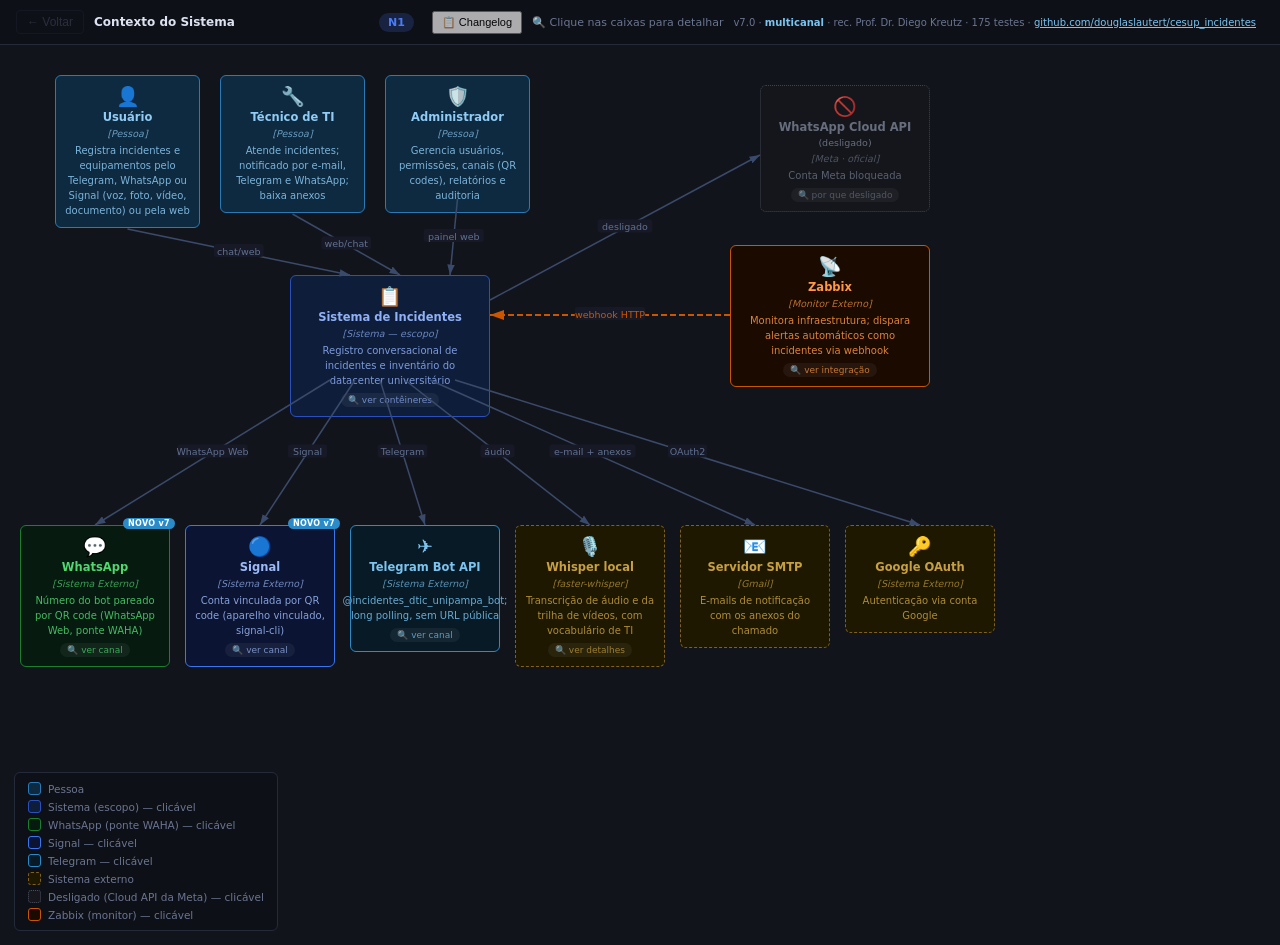
<file: assets/c4-v7.0.html>
<!DOCTYPE html>
<html lang="pt-BR">
<head>
<meta charset="UTF-8">
<meta name="viewport" content="width=device-width, initial-scale=1, viewport-fit=cover">
<title>C4 Model v7.0 — Incidentes CESUP/UFRGS</title>
<style>
:root {
  --bg:#12141c; --canvas:#171a26; --hdr:#0e1018;
  --border:#252a3a; --text:#dde2f0; --muted:#6a7590; --accent:#4a7cf7;
  --person-f:#0e2a40; --person-s:#2a7ab8; --person-t:#90ccf5;
  --sys-f:#0e1e3a; --sys-s:#2a50c0; --sys-t:#90b0f8;
  --ext-f:#1e1800; --ext-s:#806020; --ext-t:#c8a040;
  --wa-f:#061a10; --wa-s:#1a8030; --wa-t:#50d870;
  --web-f:#06101e; --web-s:#1a40a0; --web-t:#70a0f0;
  --api-f:#061a14; --api-s:#0a7058; --api-t:#40c8a8;
  --db-f:#160a22; --db-s:#7020b0; --db-t:#c060e8;
  --que-f:#100618; --que-s:#5820a0; --que-t:#a060d8;
  --ai-f:#1a0608; --ai-s:#a02020; --ai-t:#e06060;
  --zbx-f:#1a0a00; --zbx-s:#cc5500; --zbx-t:#ff9944;
  --tg-f:#071a26;  --tg-s:#2a8bc9;  --tg-t:#7cc4f0;
  --sg-f:#0b1433;  --sg-s:#3a76f0;  --sg-t:#9dbaf8;
  --off-f:#15171c; --off-s:#4a4f5c; --off-t:#7d8496;
  --arr:#3a4a6a; --arrl:#607090;
  --glow:rgba(74,124,247,.3);
  --r:6px;
}
*{box-sizing:border-box;margin:0;padding:0}
body{background:var(--bg);color:var(--text);font-family:'Inter','Segoe UI',system-ui,sans-serif;min-height:100vh;display:flex;flex-direction:column;padding-top:env(safe-area-inset-top,0px);padding-bottom:env(safe-area-inset-bottom,0px)}
header{background:var(--hdr);border-bottom:1px solid var(--border);padding:10px 16px;display:flex;align-items:center;gap:10px;position:sticky;top:env(safe-area-inset-top,0px);z-index:20;flex-shrink:0}
#backBtn{background:none;border:1px solid var(--border);color:var(--muted);font-size:12px;padding:4px 10px;border-radius:4px;cursor:pointer;transition:.15s}
#backBtn:hover{color:var(--text);border-color:var(--muted)}
#backBtn:disabled{opacity:.3;cursor:default}
#breadcrumb{flex:1;font-size:12px;color:var(--muted);overflow:hidden;white-space:nowrap;text-overflow:ellipsis}
#breadcrumb b{color:var(--text)}
#lvlpill{font-size:11px;font-weight:700;padding:3px 9px;border-radius:10px;background:rgba(74,124,247,.18);color:var(--accent);flex-shrink:0}
.hint{font-size:11px;color:var(--muted);flex-shrink:0}
@media(max-width:600px){.hint{display:none}}
.wrap{flex:1;overflow:auto;position:relative}
.canvas{position:relative;animation:fi .18s ease}
@keyframes fi{from{opacity:0;transform:translateY(5px)}to{opacity:1;transform:none}}
svg.arr{position:absolute;top:0;left:0;width:100%;height:100%;pointer-events:none;overflow:visible}
.node{position:absolute;border-radius:var(--r);padding:11px 9px 9px;border:1.5px solid;text-align:center;display:flex;flex-direction:column;align-items:center}
.node.click{cursor:pointer;transition:transform .12s,box-shadow .12s}
.node.click:hover{transform:translateY(-2px);box-shadow:0 0 0 3px var(--glow)}
.ni{font-size:19px;margin-bottom:4px;line-height:1}
.nn{font-size:11.5px;font-weight:600;line-height:1.3;margin-bottom:3px}
.nt{font-size:9.5px;font-style:italic;opacity:.7;margin-bottom:4px}
.nd{font-size:10px;line-height:1.5;opacity:.85}
.dh{font-size:9px;margin-top:5px;padding:2px 7px;border-radius:8px;background:rgba(255,255,255,.07);opacity:.75}
.person{background:var(--person-f);border-color:var(--person-s);color:var(--person-t)}
.sys   {background:var(--sys-f);   border-color:var(--sys-s);   color:var(--sys-t)}
.ext   {background:var(--ext-f);   border-color:var(--ext-s);   color:var(--ext-t);border-style:dashed}
.wa    {background:var(--wa-f);    border-color:var(--wa-s);    color:var(--wa-t)}
.web   {background:var(--web-f);   border-color:var(--web-s);   color:var(--web-t)}
.api   {background:var(--api-f);   border-color:var(--api-s);   color:var(--api-t)}
.db    {background:var(--db-f);    border-color:var(--db-s);    color:var(--db-t)}
.que   {background:var(--que-f);   border-color:var(--que-s);   color:var(--que-t)}
.ai    {background:var(--ai-f);    border-color:var(--ai-s);    color:var(--ai-t)}
.zbx   {background:var(--zbx-f);   border-color:var(--zbx-s);   color:var(--zbx-t)}
.tg    {background:var(--tg-f);    border-color:var(--tg-s);    color:var(--tg-t)}
.sg    {background:var(--sg-f);    border-color:var(--sg-s);    color:var(--sg-t)}
.off   {background:var(--off-f);   border-color:var(--off-s);   color:var(--off-t);border-style:dotted;opacity:.8}
.off .nn::after{content:' (desligado)';font-weight:400;font-size:9.5px}
.new::before{content:'NOVO v7';position:absolute;top:-8px;right:-6px;font-size:8px;font-weight:700;padding:1px 5px;border-radius:6px;background:#2a8bc9;color:#fff;letter-spacing:.04em}
.bnd{position:absolute;border:1px dashed var(--border);border-radius:8px}
.bnd-lbl{position:absolute;top:-9px;left:12px;font-size:9px;font-weight:700;text-transform:uppercase;letter-spacing:.07em;color:var(--muted);background:var(--canvas);padding:0 5px}
.leg{position:absolute;bottom:14px;left:14px;background:rgba(14,16,24,.88);border:1px solid var(--border);border-radius:var(--r);padding:9px 13px;display:flex;flex-direction:column;gap:5px}
.li{display:flex;align-items:center;gap:7px;font-size:10.5px;color:var(--muted)}
.ls{width:13px;height:13px;border-radius:3px;border:1.5px solid;flex-shrink:0}
/* N4 */
.n4p{padding:22px;max-width:860px;margin:0 auto}
.n4p h2{font-size:14px;font-weight:600;margin-bottom:4px;color:var(--text)}
.n4p .sub{font-size:11px;color:var(--muted);margin-bottom:18px}
.n4p h3{font-size:11px;font-weight:700;text-transform:uppercase;letter-spacing:.07em;color:var(--muted);margin:20px 0 8px}
table{width:100%;border-collapse:collapse;font-size:11.5px}
th{text-align:left;padding:6px 10px;background:rgba(255,255,255,.04);color:var(--muted);font-size:9.5px;text-transform:uppercase;letter-spacing:.06em;border-bottom:1px solid var(--border)}
td{padding:8px 10px;border-bottom:1px solid rgba(255,255,255,.04);vertical-align:top;color:var(--text)}
tr:hover td{background:rgba(255,255,255,.02)}
code{font-size:10.5px;color:var(--api-t)}
.tag{display:inline-block;font-size:9.5px;font-weight:700;padding:1px 6px;border-radius:7px;margin-right:2px}
.GET {background:#06180e;color:#50d870} .POST{background:#06101e;color:#70a0f0}
.PUT {background:#1e1800;color:#c8a040} .DEL {background:#1a0608;color:#e06060}
.perm{font-size:10px;color:var(--muted);font-style:italic}
.note{margin-top:14px;padding:9px 13px;border-left:3px solid var(--accent);background:rgba(74,124,247,.07);font-size:11px;color:var(--muted);border-radius:0 4px 4px 0;line-height:1.6}
.note.zbx{border-left-color:var(--zbx-s);background:rgba(204,85,0,.07)}
.note.tg{border-left-color:var(--tg-s);background:rgba(42,139,201,.08)}
.note.sg{border-left-color:var(--sg-s);background:rgba(58,118,240,.08)}
.note.off{border-left-color:var(--off-s);background:rgba(120,120,140,.08)}
.sflow{display:flex;align-items:center;gap:8px;flex-wrap:wrap;margin-top:8px}
.sbox{padding:6px 12px;border-radius:4px;font-size:11px;font-weight:600;border:1.5px solid}
.sa{background:var(--sys-f);border-color:var(--sys-s);color:var(--sys-t)}
.se{background:var(--wa-f);border-color:var(--wa-s);color:var(--wa-t)}
.sr{background:#101800;border-color:#607000;color:#b0d040}
.sl{background:var(--ai-f);border-color:var(--ai-s);color:var(--ai-t)}
.sarr{color:var(--arr);font-size:14px}
pre{background:rgba(255,255,255,.04);border:1px solid var(--border);border-radius:4px;padding:10px 12px;font-size:10.5px;color:var(--zbx-t);overflow-x:auto;line-height:1.7;margin-top:6px}
</style>
</head>
<body>
<header>
  <button id="backBtn" onclick="goBack()" disabled>← Voltar</button>
  <div id="breadcrumb"><b>Contexto do Sistema</b></div>
  <div id="lvlpill">N1</div>
  <div class="hint">🔍 Clique nas caixas para detalhar</div>
  <div style="font-size:10px;color:var(--muted);margin-left:auto;padding-right:8px;white-space:nowrap" title="v7.0: multicanal (WhatsApp pela ponte WAHA, Signal), vínculo por QR code e instalador. Base: versão final v6.1, revisada por recomendação do Prof. Dr. Diego Kreutz">v7.0 · <b style="color:var(--tg-t)">multicanal</b> · rec. Prof. Dr. Diego Kreutz · 175 testes · <a href="https://github.com/douglaslautert/cesup_incidentes" target="_blank" rel="noopener" style="color:var(--tg-t)">github.com/douglaslautert/cesup_incidentes</a></div>
</header>
<div class="wrap" id="wrap"></div>
<script>
const $=id=>document.getElementById(id);
const hist=[];
let cur=null;
function nd({id,x,y,w=148,icon,name,type,desc,th,drill,hint}){
  const el=document.createElement('div');
  el.className='node '+(th||'')+(drill?' click':'');
  el.id='nd-'+id;
  el.style.cssText=`left:${x}px;top:${y}px;width:${w}px;`;
  el.innerHTML=`<div class="ni">${icon}</div><div class="nn">${name}</div><div class="nt">${type}</div><div class="nd">${desc}</div>`+(drill?`<div class="dh">🔍 ${hint||'detalhar'}</div>`:'');
  if(drill) el.onclick=()=>nav(drill,name);
  return el;
}
function bnd({x,y,w,h,label}){
  const el=document.createElement('div');el.className='bnd';
  el.style.cssText=`left:${x}px;top:${y}px;width:${w}px;height:${h}px;`;
  if(label) el.innerHTML=`<div class="bnd-lbl">${label}</div>`;
  return el;
}
function mksvg(W,H){
  const s=document.createElementNS('http://www.w3.org/2000/svg','svg');
  s.setAttribute('class','arr');s.setAttribute('viewBox',`0 0 ${W} ${H}`);
  s.innerHTML=`<defs>
    <marker id="ah"  markerWidth="7" markerHeight="5" refX="7" refY="2.5" orient="auto"><polygon points="0 0,7 2.5,0 5" fill="#3a4a6a"/></marker>
    <marker id="ahz" markerWidth="7" markerHeight="5" refX="7" refY="2.5" orient="auto"><polygon points="0 0,7 2.5,0 5" fill="#cc5500"/></marker>
  </defs>`;
  return s;
}
function ar(svg,x1,y1,x2,y2,lbl,bend,zabbix){
  const mx=(x1+x2)/2,my=(y1+y2)/2;
  const p=document.createElementNS('http://www.w3.org/2000/svg','path');
  const col=zabbix?'#cc5500':'#3a4a6a';
  const mkr=zabbix?'url(#ahz)':'url(#ah)';
  p.setAttribute('fill','none');p.setAttribute('stroke',col);
  p.setAttribute('stroke-width',zabbix?'2':'1.5');
  if(zabbix)p.setAttribute('stroke-dasharray','6,3');
  p.setAttribute('marker-end',mkr);
  p.setAttribute('d',bend?`M${x1},${y1} C${x1},${my} ${x2},${my} ${x2},${y2}`:`M${x1},${y1} L${x2},${y2}`);
  svg.appendChild(p);
  if(lbl){
    const tw=lbl.length*5.2+8;
    const bg=document.createElementNS('http://www.w3.org/2000/svg','rect');
    bg.setAttribute('x',mx-tw/2);bg.setAttribute('y',my-8);bg.setAttribute('width',tw);bg.setAttribute('height',13);bg.setAttribute('rx',3);bg.setAttribute('fill','#171a26');
    svg.appendChild(bg);
    const t=document.createElementNS('http://www.w3.org/2000/svg','text');
    t.setAttribute('x',mx);t.setAttribute('y',my+2.5);t.setAttribute('fill',zabbix?'#cc5500':'#607090');
    t.setAttribute('font-size','9.5');t.setAttribute('text-anchor','middle');t.setAttribute('font-family',"'Inter',system-ui,sans-serif");
    t.textContent=lbl;svg.appendChild(t);
  }
}
function leg(items){
  const el=document.createElement('div');el.className='leg';
  el.innerHTML=items.map(([bg,bc,bd,bs])=>`<div class="li"><div class="ls" style="background:${bg};border-color:${bc};${bs||''}"></div>${bd}</div>`).join('');
  return el;
}
function cx(x,w=148){return x+w/2}
function nav(id,label){hist.push({id:cur?.id||'n1',label:cur?.label||'Contexto'});cur={id,label};renderLevel(id,label)}
function goBack(){if(!hist.length)return;const p=hist.pop();cur=p;renderLevel(p.id,p.label)}
function renderLevel(id,label){
  $('wrap').innerHTML='';
  const lmap={n1:'N1',n2:'N2',n3:'N3'};
  $('lvlpill').textContent=id.startsWith('n4')?'N4':lmap[id.split('-')[0]]||'N4';
  const chain=[...hist,{id,label}];
  $('breadcrumb').innerHTML=chain.map((h,i)=>i<chain.length-1?`<span style="opacity:.45">${h.label}</span> <span style="opacity:.3">›</span> `:`<b>${h.label}</b>`).join('');
  $('backBtn').disabled=hist.length===0;
  const fn=LEVELS[id];
  if(fn){const r=fn();$('wrap').appendChild(r);}
}

// ── N1 ───────────────────────────────────────────────────────────────────────
const LEVELS={};
LEVELS.n1=()=>{
  const W=1020,H=900;
  const c=document.createElement('div');c.className='canvas';c.style.cssText=`width:${W}px;height:${H}px`;
  const svg=mksvg(W,H);
  // pessoas
  c.appendChild(nd({id:'usr',x:55, y:30,w:145,icon:'👤',name:'Usuário',      type:'[Pessoa]',         desc:'Registra incidentes e equipamentos pelo Telegram, WhatsApp ou Signal (voz, foto, vídeo, documento) ou pela web',th:'person'}));
  c.appendChild(nd({id:'tec',x:220,y:30,w:145,icon:'🔧',name:'Técnico de TI',type:'[Pessoa]',         desc:'Atende incidentes; notificado por e-mail, Telegram e WhatsApp; baixa anexos',th:'person'}));
  c.appendChild(nd({id:'adm',x:385,y:30,w:145,icon:'🛡️',name:'Administrador',type:'[Pessoa]',         desc:'Gerencia usuários, permissões, canais (QR codes), relatórios e auditoria',th:'person'}));
  // sistema
  c.appendChild(nd({id:'sis',x:290,y:230,w:200,icon:'📋',name:'Sistema de Incidentes',type:'[Sistema — escopo]',desc:'Registro conversacional de incidentes e inventário do datacenter universitário',th:'sys',drill:'n2',hint:'ver contêineres'}));
  // externos (baixo): os três canais de chat primeiro
  c.appendChild(nd({id:'wa', x:20, y:480,w:150,icon:'💬',name:'WhatsApp',          type:'[Sistema Externo]',desc:'Número do bot pareado por QR code (WhatsApp Web, ponte WAHA)',th:'wa new',drill:'n4-waha',hint:'ver canal'}));
  c.appendChild(nd({id:'sg', x:185,y:480,w:150,icon:'🔵',name:'Signal',            type:'[Sistema Externo]',desc:'Conta vinculada por QR code (aparelho vinculado, signal-cli)',th:'sg new',drill:'n4-sig',hint:'ver canal'}));
  c.appendChild(nd({id:'tg', x:350,y:480,w:150,icon:'✈️',name:'Telegram Bot API', type:'[Sistema Externo]',desc:'@incidentes_dtic_unipampa_bot; long polling, sem URL pública',th:'tg',drill:'n4-tga',hint:'ver canal'}));
  c.appendChild(nd({id:'st', x:515,y:480,w:150,icon:'🎙️',name:'Whisper local',    type:'[faster-whisper]', desc:'Transcrição de áudio e da trilha de vídeos, com vocabulário de TI',th:'ext',drill:'n4-stt',hint:'ver detalhes'}));
  c.appendChild(nd({id:'sm', x:680,y:480,w:150,icon:'📧',name:'Servidor SMTP',    type:'[Gmail]',          desc:'E-mails de notificação com os anexos do chamado',th:'ext'}));
  c.appendChild(nd({id:'gg', x:845,y:480,w:150,icon:'🔑',name:'Google OAuth',      type:'[Sistema Externo]',desc:'Autenticação via conta Google',th:'ext'}));
  // Zabbix e a API oficial do WhatsApp (desligada), à direita
  c.appendChild(nd({id:'zbx',x:730,y:200,w:200,icon:'📡',name:'Zabbix',           type:'[Monitor Externo]',desc:'Monitora infraestrutura; dispara alertas automáticos como incidentes via webhook',th:'zbx',drill:'n4-zbx',hint:'ver integração'}));
  c.appendChild(nd({id:'wcl',x:760,y:40,w:170,icon:'🚫',name:'WhatsApp Cloud API',type:'[Meta · oficial]',desc:'Conta Meta bloqueada',th:'off',drill:'n4-wa-off',hint:'por que desligado'}));
  // pessoas → sistema
  ar(svg,cx(55,145),184,cx(290,200)-40,230,'chat/web');
  ar(svg,cx(220,145),169,cx(290,200)+10,230,'web/chat');
  ar(svg,cx(385,145),154,cx(290,200)+60,230,'painel web');
  // sistema → externos
  ar(svg,330,335,cx(20,150),480,'WhatsApp Web');
  ar(svg,355,335,cx(185,150),480,'Signal');
  ar(svg,380,335,cx(350,150),480,'Telegram');
  ar(svg,405,335,cx(515,150),480,'áudio');
  ar(svg,430,335,cx(680,150),480,'e-mail + anexos');
  ar(svg,455,335,cx(845,150),480,'OAuth2');
  ar(svg,490,255,760,110,'desligado');
  // Zabbix → sistema (laranja tracejado)
  ar(svg,730,270,490,270,'webhook HTTP',false,true);
  c.appendChild(svg);
  c.appendChild(leg([
    ['var(--person-f)','var(--person-s)','Pessoa'],
    ['var(--sys-f)','var(--sys-s)','Sistema (escopo) — clicável'],
    ['var(--wa-f)','var(--wa-s)','WhatsApp (ponte WAHA) — clicável'],
    ['var(--sg-f)','var(--sg-s)','Signal — clicável'],
    ['var(--tg-f)','var(--tg-s)','Telegram — clicável'],
    ['var(--ext-f)','var(--ext-s)','Sistema externo','border-style:dashed'],
    ['var(--off-f)','var(--off-s)','Desligado (Cloud API da Meta) — clicável','border-style:dotted'],
    ['var(--zbx-f)','var(--zbx-s)','Zabbix (monitor) — clicável'],
  ]));
  return c;
};

// ── N2 ───────────────────────────────────────────────────────────────────────
LEVELS.n2=()=>{
  const W=1060,H=1040;
  const c=document.createElement('div');c.className='canvas';c.style.cssText=`width:${W}px;height:${H}px`;
  const svg=mksvg(W,H);
  // pessoas
  c.appendChild(nd({id:'p1',x:55, y:25,w:138,icon:'👤',name:'Usuário',      type:'[Telegram/WhatsApp/Signal]',desc:'Registra por voz, foto, vídeo, documento ou texto',th:'person'}));
  c.appendChild(nd({id:'p2',x:215,y:25,w:138,icon:'🔧',name:'Técnico',       type:'[Navegador/chat]',desc:'Atende incidentes',th:'person'}));
  c.appendChild(nd({id:'p3',x:375,y:25,w:138,icon:'🛡️',name:'Administrador', type:'[Navegador]', desc:'Gestão, canais e auditoria',th:'person'}));
  // boundary
  c.appendChild(bnd({x:25,y:180,w:740,h:480,label:'Sistema de Registro de Incidentes'}));
  // contêineres internos
  c.appendChild(nd({id:'bot',x:50, y:220,w:152,icon:'🤖',name:'Bot multicanal', type:'[Python/FastAPI · bot]',desc:'Telegram e Signal (polling), WhatsApp (webhook do WAHA); transcreve; interpreta; anexa',th:'wa', drill:'n3-bot',hint:'ver componentes'}));
  c.appendChild(nd({id:'wbe',x:230,y:220,w:152,icon:'🌐',name:'Interface Web',type:'[React + Bootstrap 5 · web]',    desc:'Painel; nginx: /api, /ws, /webhook',th:'web',drill:'n3-web',hint:'ver componentes'}));
  c.appendChild(nd({id:'api',x:415,y:220,w:152,icon:'⚙️',name:'API Backend',  type:'[Python/FastAPI · api]',desc:'Negócio, anexos, SLA, auditoria, vínculo dos canais; Alembic no boot',th:'api',drill:'n3-api',hint:'ver componentes'}));
  c.appendChild(nd({id:'wah',x:600,y:220,w:150,icon:'🔗',name:'Ponte WAHA',     type:'[devlikeapro/waha · waha]',desc:'WhatsApp Web (GOWS), pareado por QR',th:'wa new',drill:'n4-waha',hint:'ver canal'}));
  c.appendChild(nd({id:'sgc',x:600,y:375,w:150,icon:'🔵',name:'signal-cli',     type:'[signal-cli-rest-api · signal]',desc:'Aparelho vinculado à conta Signal do bot',th:'sg new',drill:'n4-sig',hint:'ver canal'}));
  c.appendChild(nd({id:'db', x:60, y:480,w:152,icon:'🗄️',name:'PostgreSQL 16',   type:'[Banco de Dados · db]',desc:'Incidentes, anexos, usuários, inventário, auditoria append-only',th:'db'}));
  c.appendChild(nd({id:'ce', x:290,y:480,w:170,icon:'📨',name:'Celery + Redis',type:'[worker · beat · redis]',desc:'Entrega e-mail/Telegram/WhatsApp; SLA a cada 5 min; pub/sub do WebSocket',th:'que'}));
  c.appendChild(nd({id:'vol',x:535,y:530,w:170,icon:'📁',name:'Volumes',type:'[pgdata · media · whisper · waha · signal]',desc:'Banco, anexos, modelo Whisper e as sessões vinculadas',th:'db'}));
  // externos (direita)
  c.appendChild(nd({id:'zbx',x:830,y:20, w:200,icon:'📡',name:'Zabbix',       type:'[Monitor Externo]',desc:'Dispara webhook ao detectar problema na infraestrutura',th:'zbx',drill:'n4-zbx',hint:'ver integração'}));
  c.appendChild(nd({id:'etg',x:830,y:150,w:170,icon:'✈️',name:'Telegram Bot API', type:'[Externo]',desc:'getUpdates, sendMessage, getFile',th:'tg',drill:'n4-tga',hint:'ver canal'}));
  c.appendChild(nd({id:'ewa',x:830,y:275,w:170,icon:'💬',name:'WhatsApp',          type:'[Externo]',desc:'Rede do WhatsApp (como WhatsApp Web)',th:'wa',drill:'n4-waha',hint:'ver canal'}));
  c.appendChild(nd({id:'esg',x:830,y:415,w:170,icon:'🔵',name:'Signal',            type:'[Externo]',desc:'Servidores do Signal',th:'sg',drill:'n4-sig',hint:'ver canal'}));
  c.appendChild(nd({id:'est',x:830,y:540,w:170,icon:'🎙️',name:'faster-whisper', type:'[Local, dentro do bot]',desc:'"small", CPU int8, hotwords de TI',th:'ai',drill:'n4-stt',hint:'ver detalhes'}));
  c.appendChild(nd({id:'egg',x:830,y:665,w:170,icon:'🔑',name:'Google OAuth', type:'[Externo]',desc:'Autenticação',th:'ext'}));
  c.appendChild(nd({id:'esm',x:830,y:770,w:170,icon:'📧',name:'SMTP (Gmail)',         type:'[Externo]',desc:'E-mails com anexos (até 18 MB)',th:'ext'}));
  c.appendChild(nd({id:'ecl',x:830,y:875,w:170,icon:'🚫',name:'WhatsApp Cloud API', type:'[Externo · Meta]',desc:'Conta Meta bloqueada',th:'off',drill:'n4-wa-off',hint:'por que desligado'}));
  // implantação (clicável)
  c.appendChild(nd({id:'dep',x:300,y:690,w:420,icon:'🐳',name:'Implantação: Docker Compose',type:'[cesup · 9 contêineres · restart: unless-stopped]',desc:'db · redis · api · worker · beat · bot · web (8080) · waha · signal — instalador para Windows e Linux; Zabbix de teste em zabbix/',th:'sys new',drill:'n4-dep',hint:'ver implantação'}));
  // pessoas → contêineres
  ar(svg,cx(55,138),149,cx(50,152),220,'');
  ar(svg,cx(215,138),140,cx(230,152),220,'HTTP');
  ar(svg,cx(375,138),140,cx(415,152),220,'HTTP');
  // internos
  ar(svg,382,290,415,290,'');                      // Web → API (REST/WS)
  { // Bot → API: contorna a Interface Web por baixo
    const p=document.createElementNS('http://www.w3.org/2000/svg','path');
    p.setAttribute('d','M126,380 C126,430 470,430 470,365');p.setAttribute('fill','none');
    p.setAttribute('stroke','#3a4a6a');p.setAttribute('stroke-width','1.5');p.setAttribute('marker-end','url(#ah)');
    svg.appendChild(p);
    const tx=document.createElementNS('http://www.w3.org/2000/svg','text');
    tx.setAttribute('x',205);tx.setAttribute('y',430);tx.setAttribute('fill','#607090');tx.setAttribute('font-size','9.5');
    tx.setAttribute('text-anchor','middle');tx.setAttribute('font-family',"'Inter',system-ui,sans-serif");
    tx.textContent='REST + token de serviço';svg.appendChild(tx);
  }
  { // Bot ↔ WAHA e Bot ↔ signal-cli: por cima da Web e da API
    const curva=(d,lx,ly,txt)=>{
      const p=document.createElementNS('http://www.w3.org/2000/svg','path');
      p.setAttribute('d',d);p.setAttribute('fill','none');p.setAttribute('stroke','#1a8030');p.setAttribute('stroke-width','1.5');
      p.setAttribute('stroke-dasharray','4,3');p.setAttribute('marker-end','url(#ah)');svg.appendChild(p);
      const t=document.createElementNS('http://www.w3.org/2000/svg','text');
      t.setAttribute('x',lx);t.setAttribute('y',ly);t.setAttribute('fill','#50a870');t.setAttribute('font-size','9.5');
      t.setAttribute('text-anchor','middle');t.setAttribute('font-family',"'Inter',system-ui,sans-serif");t.textContent=txt;svg.appendChild(t);
    };
    curva('M110,220 C110,196 660,196 660,220',385,193,'webhook /webhook/waha ⇄ sendText/sendPoll');
    curva('M150,380 C150,470 640,470 640,505',395,466,'polling /v1/receive ⇄ send/polls');
  }
  ar(svg,567,250,600,250,'');                      // API → WAHA (notificações e QR)
  ar(svg,567,335,600,410,'');                      // API → signal-cli (QR)
  ar(svg,cx(415,152)-20,365,cx(60,152)+40,480,'SQL');
  ar(svg,cx(415,152)+20,365,cx(290,170)+20,480,'enfileira');
  ar(svg,cx(415,152)+60,365,cx(535,170)-30,530,'grava/serve');
  ar(svg,290,540,212,540,'SQL');
  // → externos
  ar(svg,735,200,830,207,'polling + envio');
  ar(svg,750,290,830,340,'WhatsApp Web');
  ar(svg,750,440,830,470,'Signal');
  ar(svg,765,590,830,597,'áudio/vídeo');
  ar(svg,765,630,830,712,'OAuth2');
  ar(svg,705,610,830,817,'SMTP',true);
  ar(svg,765,650,830,935,'desligado',true);
  // Zabbix → API (laranja)
  ar(svg,830,110,cx(415,152)+50,220,'webhook POST',false,true);
  c.appendChild(svg);
  c.appendChild(leg([
    ['var(--wa-f)','var(--wa-s)','Bot / WhatsApp (WAHA) — clicável'],
    ['var(--sg-f)','var(--sg-s)','Signal — clicável'],
    ['var(--web-f)','var(--web-s)','Interface Web — clicável'],
    ['var(--api-f)','var(--api-s)','API Backend — clicável'],
    ['var(--db-f)','var(--db-s)','PostgreSQL / volumes'],
    ['var(--que-f)','var(--que-s)','Celery + Redis'],
    ['var(--tg-f)','var(--tg-s)','Telegram — clicável'],
    ['var(--zbx-f)','var(--zbx-s)','Zabbix — clicável'],
    ['var(--sys-f)','var(--sys-s)','Implantação — clicável'],
    ['var(--ext-f)','var(--ext-s)','Sistema externo','border-style:dashed'],
    ['var(--off-f)','var(--off-s)','Desligado','border-style:dotted'],
  ]));
  return c;
};

// ── N3 Bot (Telegram + WhatsApp) ─────────────────────────────────────────────
LEVELS['n3-bot']=()=>{
  const W=940,H=840;
  const c=document.createElement('div');c.className='canvas';c.style.cssText=`width:${W}px;height:${H}px`;
  const svg=mksvg(W,H);
  c.appendChild(bnd({x:20,y:20,w:900,h:650,label:'Bot — Componentes (contêiner bot · Telegram, WhatsApp e Signal)'}));

  // Coluna A — canais de entrada
  c.appendChild(nd({id:'whr',x:40, y:40, w:160,icon:'📩',name:'Webhook Receiver',  type:'[WhatsApp Cloud API]',desc:'POST /webhook/whatsapp; HMAC-SHA256. Conta Meta bloqueada',th:'off',drill:'n4-whr',hint:'ver código'}));
  c.appendChild(nd({id:'wha',x:40, y:215,w:160,icon:'🔗',name:'WAHA Adapter',      type:'[Componente · waha.py]',desc:'POST /webhook/waha (rede interna, HMAC-SHA512); enquete no lugar dos botões',th:'wa new',drill:'n4-waha',hint:'ver código'}));
  c.appendChild(nd({id:'tga',x:40, y:375,w:160,icon:'✈️',name:'Telegram Adapter',  type:'[Componente · telegram.py]',desc:'Long polling (getUpdates); vincula a conta pelo contato',th:'tg',drill:'n4-tga',hint:'ver código'}));
  c.appendChild(nd({id:'sga',x:40, y:520,w:160,icon:'🔵',name:'Signal Adapter',    type:'[Componente · sinal.py]',desc:'Polling GET /v1/receive; enquete no lugar dos botões',th:'sg new',drill:'n4-sig',hint:'ver código'}));
  // Coluna B — identificação, interpretação, chamada
  c.appendChild(nd({id:'ach',x:270,y:70, w:160,icon:'🔒',name:'Remetente Checker', type:'[Componente]',desc:'Pelo número (WhatsApp/Signal) ou chat_id (Telegram); sem cadastro no WAHA/Signal = silêncio',th:'web',drill:'n4-ach',hint:'ver código'}));
  c.appendChild(nd({id:'itp',x:270,y:280,w:160,icon:'🧠',name:'Intent Parser v1.1', type:'[Componente]',desc:'Sem acentos, início de palavra, "!" = palavra inteira, negação; cadastro por rótulos',th:'wa',drill:'n4-itp',hint:'ver código'}));
  c.appendChild(nd({id:'apc',x:270,y:490,w:160,icon:'🔌',name:'API Client',         type:'[Componente]',desc:'REST na API com X-Service-Token, X-User-Id e X-Canal (TELEGRAM / WHATSAPP / SIGNAL)',th:'api',drill:'n4-apc',hint:'ver código'}));
  // Coluna C — mídia, anexos, resposta
  c.appendChild(nd({id:'mdl',x:500,y:70, w:160,icon:'⬇️',name:'Media Downloader',  type:'[Componente]',desc:'Baixa áudio, foto, vídeo e documento (Telegram, WAHA, signal-cli ou Graph API)',th:'wa',drill:'n4-mdl',hint:'ver código'}));
  c.appendChild(nd({id:'gan',x:500,y:280,w:160,icon:'📎',name:'Gerenciador de Anexos', type:'[Componente · processor.py]',desc:'Janela de 10 min: junta arquivos ao chamado/cadastro recente ou guarda para o próximo relato',th:'api',drill:'n4-gan',hint:'ver código'}));
  c.appendChild(nd({id:'snd',x:500,y:490,w:160,icon:'📤',name:'Senders',          type:'[Componente]',desc:'Telegram (teclado), WAHA e Signal (texto + enquete); WA Cloud em mock',th:'tg',drill:'n4-was',hint:'ver código'}));
  // Coluna D — transcrição
  c.appendChild(nd({id:'stt',x:730,y:70, w:170,icon:'🎙️',name:'STT Adapter',       type:'[Componente]',desc:'faster-whisper local "small" (CPU int8) com hotwords de TI; trilha de áudio de vídeos',th:'ai',drill:'n4-stt',hint:'ver código'}));

  // Setas: canais → Remetente Checker
  ar(svg, 200, 110, 270, 110, 'evento');
  ar(svg, 200, 285, 270, 140, 'webhook');
  ar(svg, 200, 440, 270, 165, 'update');
  ar(svg, 200, 585, 270, 185, 'polling');
  ar(svg, 430, 110, 500, 110, 'media_id');
  ar(svg, 660, 110, 730, 110, 'áudio/vídeo');
  ar(svg, 350, 200, 350, 280, 'remetente ok');
  ar(svg, 735, 190, 430, 300, 'texto transcrito');
  ar(svg, 580, 200, 580, 280, 'foto/vídeo/doc');
  ar(svg, 430, 345, 500, 345, 'contexto');
  ar(svg, 350, 410, 350, 490, 'operação');
  ar(svg, 580, 410, 430, 520, 'upload + anexar');
  ar(svg, 430, 560, 500, 560, 'resultado');
  ar(svg, 430, 400, 540, 490, 'ajuda/erro');

  c.appendChild(svg);
  c.appendChild(leg([
    ['var(--wa-f)','var(--wa-s)','WhatsApp (WAHA) / componente do bot — clicável'],
    ['var(--sg-f)','var(--sg-s)','Signal — clicável'],
    ['var(--tg-f)','var(--tg-s)','Telegram — clicável'],
    ['var(--web-f)','var(--web-s)','Remetente Checker — clicável'],
    ['var(--ai-f)','var(--ai-s)','STT Adapter — clicável'],
    ['var(--api-f)','var(--api-s)','API Client / Anexos — clicável'],
    ['var(--off-f)','var(--off-s)','WhatsApp Cloud API (desligado)','border-style:dotted'],
  ]));
  return c;
};

// ── N3 Interface Web ──────────────────────────────────────────────────────────
LEVELS['n3-web']=()=>{
  const W=960,H=700;
  const c=document.createElement('div');c.className='canvas';c.style.cssText=`width:${W}px;height:${H}px`;
  const svg=mksvg(W,H);
  c.appendChild(bnd({x:20,y:20,w:920,h:650,label:'Interface Web — Componentes (React SPA + Bootstrap 5)'}));

  // Linha 1 — entrada e roteamento
  c.appendChild(nd({id:'lgv',x:50,  y:70, w:160,icon:'🔐',name:'Login View',         type:'[Componente]',desc:'Tela de entrada; inicia fluxo OAuth Google; recebe e armazena JWT',th:'web',drill:'n4-lgv',hint:'ver código'}));
  c.appendChild(nd({id:'rou',x:260, y:70, w:160,icon:'🗺️',name:'Router / Auth Guard', type:'[Componente]',desc:'Gerencia rotas; protege com JWT; redireciona para login se expirado',th:'web',drill:'n4-rou',hint:'ver código'}));
  c.appendChild(nd({id:'prf',x:470, y:70, w:160,icon:'👤',name:'Perfil View',          type:'[Componente]',desc:'Celular (identifica no WhatsApp, no Signal e no Telegram); link do bot e desvínculo do Telegram',th:'web',drill:'n4-prf',hint:'ver código'}));
  c.appendChild(nd({id:'ntf',x:680, y:70, w:160,icon:'🔔',name:'Notificações WS',      type:'[Componente]',desc:'WebSocket com a API; atualiza incidentes em tempo real sem recarregar a página',th:'api',drill:'n4-ntf',hint:'ver código'}));

  // Linha 2 — views principais
  c.appendChild(nd({id:'inc',x:50,  y:310,w:160,icon:'📋',name:'Incidentes View',     type:'[Componente]',desc:'Lista, filtra e registra; detalhe com anexos (foto, vídeo, documento) e botão Baixar; badges Web/WhatsApp/Telegram/Signal/Zabbix',th:'web',drill:'n4-inc',hint:'ver código'}));
  c.appendChild(nd({id:'inv',x:260, y:310,w:160,icon:'🖥️',name:'Inventário View',     type:'[Componente]',desc:'Lista ativos; upload de foto com preview; exibe resultado do OCR',th:'web',drill:'n4-inv',hint:'ver código'}));
  c.appendChild(nd({id:'adm',x:470, y:310,w:160,icon:'🛡️',name:'Admin Panel',         type:'[Componente]',desc:'Usuários, permissões, SLAs, canais com QR code (WhatsApp/Signal), fila de notificações, auditoria e relatórios',th:'web',drill:'n4-adm',hint:'ver código'}));
  c.appendChild(nd({id:'apc',x:680, y:310,w:160,icon:'🔌',name:'API Client',           type:'[Componente]',desc:'Wrapper axios; injeta JWT; intercepta 401/403; trata erros globalmente',th:'api',drill:'n4-apc-web',hint:'ver código'}));

  // Setas
  // Login → Router
  ar(svg, 210, 107, 260, 107, 'JWT obtido');
  // Router → views (distribui)
  ar(svg, cx(260,160), 190, cx(50,160),  310, 'navega');
  ar(svg, cx(260,160), 190, cx(260,160), 310, 'navega');
  ar(svg, cx(260,160), 190, cx(470,160), 310, 'navega');
  ar(svg, cx(260,160), 190, cx(470,160), 190, '');
  ar(svg, cx(470,160)+80, 150, cx(680,160), 150, 'navega');
  // Notificações WS → Incidentes View (push de eventos)
  ar(svg, cx(680,160), 190, cx(50,160)+80, 310, 'push evento', true);
  // Views → API Client
  ar(svg, cx(50,160)+80,  425, cx(680,160), 377, 'REST', true);
  ar(svg, cx(260,160)+80, 425, cx(680,160), 390, 'REST', true);
  ar(svg, cx(470,160)+80, 425, cx(680,160), 403, 'REST', true);
  // Router → Perfil View
  ar(svg, cx(260,160)+80, 107, cx(470,160), 107, 'navega');

  c.appendChild(svg);
  c.appendChild(leg([
    ['var(--web-f)','var(--web-s)','Componente Web — clicável'],
    ['var(--api-f)','var(--api-s)','API Client / WebSocket — clicável'],
  ]));
  return c;
};

// ── N3 API Backend ────────────────────────────────────────────────────────────
LEVELS['n3-api']=()=>{
  const W=900,H=920;
  const c=document.createElement('div');c.className='canvas';c.style.cssText=`width:${W}px;height:${H}px`;
  const svg=mksvg(W,H);
  c.appendChild(bnd({x:20,y:20,w:860,h:880,label:'API Backend — Componentes'}));
  c.appendChild(nd({id:'oau',x:50, y:70, w:152,icon:'🔑',name:'OAuth Handler',      type:'[Componente]',desc:'Fluxo Google OAuth2; criação de JWT com claims de permissão',th:'web',drill:'n4-oau',hint:'ver código'}));
  c.appendChild(nd({id:'mid',x:50, y:250,w:152,icon:'🛡️',name:'Auth Middleware',    type:'[Componente]',desc:'Valida JWT; injeta usuário; aplica permissões por rota',th:'web',drill:'n4-mid',hint:'ver código'}));
  c.appendChild(nd({id:'isv',x:255,y:70, w:152,icon:'📋',name:'Incidente Service',  type:'[Componente]',desc:'Criação, transições, anexos do chamado; canal WEB/WHATSAPP/TELEGRAM/SIGNAL/ZABBIX',th:'api',drill:'n4-isv',hint:'ver código'}));
  c.appendChild(nd({id:'sla',x:460,y:70, w:152,icon:'⏱️',name:'SLA Monitor',        type:'[Componente]',desc:'Calcula prazos por criticidade; dispara escalonamento',th:'api',drill:'n4-sla',hint:'ver código'}));
  // Zabbix Receiver — novo componente
  c.appendChild(nd({id:'zbr',x:665,y:70, w:175,icon:'📡',name:'Zabbix Receiver',   type:'[Componente]',desc:'Recebe webhook do Zabbix; valida token; cria incidente automaticamente',th:'zbx',drill:'n4-zbr',hint:'ver integração'}));
  c.appendChild(nd({id:'aud',x:255,y:250,w:152,icon:'📜',name:'Auditoria Service',  type:'[Componente]',desc:'Log imutável: quem/quando/o quê em toda operação de escrita',th:'api',drill:'n4-aud',hint:'ver código'}));
  c.appendChild(nd({id:'asv',x:460,y:250,w:152,icon:'🖥️',name:'Ativo Service',      type:'[Componente]',desc:'CRUD de equipamentos; fluxo pendente → validado',th:'db', drill:'n4-asv',hint:'ver código'}));
  c.appendChild(nd({id:'usv',x:665,y:250,w:175,icon:'👤',name:'Usuario Service',    type:'[Componente]',desc:'CRUD de usuários; permissões; bloqueio; vincula WhatsApp e Telegram (by-telegram, vincular-telegram)',th:'person',drill:'n4-usv',hint:'ver código'}));
  c.appendChild(nd({id:'ocr',x:460,y:440,w:152,icon:'📷',name:'OCR Adapter',        type:'[Componente]',desc:'Extrai dados de fotos de plaquetas patrimoniais',th:'ai'}));
  c.appendChild(nd({id:'ema',x:50, y:440,w:152,icon:'📧',name:'Email Notifier',     type:'[Componente]',desc:'SMTP (Gmail) via outbox + Celery; anexa os arquivos do chamado (até 18 MB)',th:'que',drill:'n4-ema',hint:'ver código'}));
  c.appendChild(nd({id:'wno',x:255,y:440,w:152,icon:'💬',name:'WhatsApp Notifier',  type:'[Componente]',desc:'Pela ponte WAHA (sendText; acha o chat por check-exists); Cloud API em mock',th:'wa new',drill:'n4-wno',hint:'ver código'}));
  c.appendChild(nd({id:'tgn',x:665,y:440,w:175,icon:'✈️',name:'Telegram Notifier', type:'[Componente]',desc:'sendMessage para quem tem telegram_chat_id: novo incidente, anexo, resolução, SLA',th:'tg',drill:'n4-tgn',hint:'ver código'}));
  c.appendChild(nd({id:'vin',x:560,y:620,w:180,icon:'📲',name:'Vínculo de Canais', type:'[Componente · vinculo.py]',desc:'Admin → Canais: status e QR codes do WhatsApp (WAHA) e do Signal; números mascarados; só admin',th:'web new',drill:'n4-vin',hint:'ver código'}));
  c.appendChild(nd({id:'anx',x:330,y:620,w:170,icon:'📎',name:'Anexos (Mídia)', type:'[Componente · midia.py]',desc:'Upload, tipos FOTO/VIDEO/DOCUMENTO, limites, /media/&lt;uuid&gt;, download autenticado',th:'db',drill:'n4-anx',hint:'ver código'}));
  // arrows internas
  // OAuth Handler → Auth Middleware (gera JWT)
  ar(svg,cx(50,152),190,cx(50,152),250,'gera JWT');
  // Incidente Service → Auditoria Service
  ar(svg,cx(255,152),190,cx(255,152),250,'audita');
  // SLA Monitor → Incidente Service (escalonamento — vai para a esquerda)
  ar(svg,cx(460,152),107,cx(255,152),107,'escalonamento');
  // OAuth Handler → Usuario Service (upsert ao logar)
  ar(svg,202,120,665,280,'upsert usuário',true);
  // Auth Middleware → Usuario Service (consulta ativo)
  ar(svg,202,310,cx(460,152),310,'verifica ativo');
  // Auditoria Service → Email Notifier
  ar(svg,cx(255,152),370,cx(50,152),440,'dispara');
  // Auditoria Service → WA Notifier
  ar(svg,cx(255,152)+30,370,cx(255,152)+30,440,'dispara');
  // Ativo Service → OCR Adapter
  ar(svg,cx(460,152),370,cx(460,152),440,'OCR');
  // Usuario Service → Email Notifier (notifica admin/usuário bloqueado)
  ar(svg,cx(665,175),370,cx(50,152)+76,440,'notifica',true);
  // Auditoria Service → Telegram Notifier
  ar(svg,cx(255,152)+60,370,cx(665,175),440,'dispara',true);
  // Incidente Service → Anexos
  ar(svg,407,170,430,620,'anexos');
  // Email Notifier → Anexos (lê arquivos para anexar)
  ar(svg,cx(50,152),560,330,690,'lê arquivos',true);
  // Zabbix Receiver → Incidente Service (laranja — vai para a esquerda, mesma linha)
  ar(svg,665,120,407,120,'cria incidente',false,true);
  c.appendChild(svg);
  c.appendChild(leg([
    ['var(--web-f)','var(--web-s)','Auth — clicável'],
    ['var(--api-f)','var(--api-s)','Negócio — clicável'],
    ['var(--person-f)','var(--person-s)','Usuario Service — clicável'],
    ['var(--db-f)','var(--db-s)','Dados — clicável'],
    ['var(--que-f)','var(--que-s)','Notif. — clicável'],
    ['var(--ai-f)','var(--ai-s)','OCR'],
    ['var(--tg-f)','var(--tg-s)','Telegram Notifier — clicável'],
    ['var(--wa-f)','var(--wa-s)','WhatsApp Notifier (WAHA) — clicável'],
    ['var(--web-f)','var(--web-s)','Vínculo de Canais — clicável'],
    ['var(--zbx-f)','var(--zbx-s)','Zabbix Receiver — clicável'],
  ]));
  return c;
};

// ── N4 helpers ────────────────────────────────────────────────────────────────
function n4panel(title,sub,html){
  const d=document.createElement('div');d.className='n4p';
  d.innerHTML=`<h2>${title}</h2><div class="sub">${sub}</div>${html}`;
  return d;
}
function tbl(heads,rows){
  return `<table><thead><tr>${heads.map(h=>`<th>${h}</th>`).join('')}</tr></thead><tbody>${rows.map(r=>`<tr>${r.map(cc=>`<td>${cc}</td>`).join('')}</tr>`).join('')}</tbody></table>`;
}

// N4 Usuario Service
LEVELS['n4-usv']=()=>n4panel('Usuario Service','API Backend · Autenticação e Gerenciamento de Usuários',`
  <h3>Modelo: Usuario</h3>
  ${tbl(['Campo','Tipo','Descrição'],[
    ['<code>id</code>','UUID','Chave primária interna'],
    ['<code>google_id</code>','str (único)','Identificador do Google; usado no upsert do OAuth'],
    ['<code>email</code>','str (único)','E-mail Google; imutável após criação'],
    ['<code>nome</code>','str','Nome do perfil Google'],
    ['<code>whatsapp</code>','str?','Celular E.164; identifica o usuário no WhatsApp <b>e</b> no Telegram (com ou sem o nono dígito)'],
    ['<code>telegram_chat_id</code>','str? (único)','<span class="tag" style="background:#071a26;color:#7cc4f0">v6</span> Chat do Telegram; gravado quando a pessoa compartilha o PRÓPRIO contato com o bot (migração 0004)'],
    ['<code>ativo</code>','bool','false = bloqueado; verificado a cada requisição'],
    ['<code>is_admin</code>','bool','Acesso ao painel de administração'],
    ['<code>pode_atender</code>','bool','Pode assumir e resolver incidentes'],
    ['<code>pode_cadastrar_ativo</code>','bool','Pode validar equipamentos no inventário'],
    ['<code>criado_em</code>','datetime','Data do primeiro login'],
    ['<code>atualizado_em</code>','datetime','Última alteração de perfil ou permissão'],
  ])}
  <h3>Endpoints</h3>
  ${tbl(['Rota','Método','Descrição','Permissão'],[
    ['<code>/usuarios</code>','<span class="tag GET">GET</span>','Lista todos os usuários (filtros: ativo, is_admin, novo)','is_admin'],
    ['<code>/usuarios/{id}</code>','<span class="tag GET">GET</span>','Detalhe de um usuário','is_admin'],
    ['<code>/usuarios/{id}/permissoes</code>','<span class="tag PUT">PUT</span>','Atualiza permissões: pode_atender, pode_cadastrar_ativo, is_admin','is_admin'],
    ['<code>/usuarios/{id}/bloquear</code>','<span class="tag POST">POST</span>','Bloqueia usuário (ativo=false); notifica por e-mail','is_admin'],
    ['<code>/usuarios/{id}/desbloquear</code>','<span class="tag POST">POST</span>','Desbloqueia usuário (ativo=true)','is_admin'],
    ['<code>/usuarios/me</code>','<span class="tag GET">GET</span>','Perfil do próprio usuário autenticado','Autenticado'],
    ['<code>/usuarios/me/whatsapp</code>','<span class="tag PUT">PUT</span>','Vincula número de WhatsApp ao próprio perfil','Autenticado'],
    ['<code>/usuarios/me/telegram</code>','<span class="tag DEL">DEL</span>','Desvincula o Telegram do próprio perfil (DESVINCULAR_TELEGRAM)','Autenticado'],
    ['<code>/usuarios/by-whatsapp?numero=</code>','<span class="tag GET">GET</span>','Identifica o remetente do WhatsApp','Token de serviço (bot)'],
    ['<code>/usuarios/by-telegram?chat_id=</code>','<span class="tag GET">GET</span>','Identifica o remetente do Telegram','Token de serviço (bot)'],
    ['<code>/usuarios/vincular-telegram</code>','<span class="tag POST">POST</span>','Liga chat_id ao usuário cujo celular bate com o contato compartilhado (404 se não cadastrado, 403 se bloqueado)','Token de serviço (bot)'],
  ])}
  <h3>Regras de negócio</h3>
  ${tbl(['Regra','Descrição'],[
    ['Upsert no login','OAuth Handler chama <code>upsert_by_google_id()</code>; cria usuário se não existir'],
    ['Novo usuário','<code>ativo=true</code>, todas as permissões <code>false</code>; notifica administrador(es) por e-mail'],
    ['Mínimo de admins','Recusa <b>tanto bloquear</b> quanto <b>remover is_admin</b> se restar apenas 1 admin ativo — validado em ambas as operações'],
    ['Bloqueio imediato','<code>ativo=false</code> verificado no banco a cada requisição; JWT válido não garante acesso'],
    ['Auditoria','Toda alteração de permissão ou bloqueio é registrada em <code>LogAuditoria</code>'],
  ])}
  <div class="note">O campo <code>whatsapp</code> é preenchido pelo próprio usuário via <code>PUT /usuarios/me/whatsapp</code>. Sem esse campo, o usuário não usa os bots e recebe notificações apenas por e-mail.</div>
  <div class="note tg">✈️ <b>v6:</b> o Telegram não expõe o número do usuário. A vinculação acontece quando a pessoa toca em <b>📱 Compartilhar meu número</b> no bot: só o contato da própria pessoa é aceito (<code>contact.user_id == from.id</code>) e a API compara o número com o celular do perfil.</div>
  <h3>Comportamentos confirmados em testes (Rodada 12)</h3>
  ${tbl(['Comportamento','Resultado'],[
    ['GET /usuarios','Retorna lista com todos os campos: id, email, ativo, is_admin, pode_atender, pode_cadastrar_ativo, whatsapp, criado_em'],
    ['Novo usuário','ativo=true, is_admin=false, pode_atender=false, pode_cadastrar_ativo=false (todos os flags false exceto ativo)'],
    ['Concessão de permissão','Efeito imediato na próxima request — sem necessidade de novo JWT'],
    ['Bloquear único admin','400 — validado pelo endpoint (não apenas pelo frontend)'],
    ['Bloqueio durante sessão ativa','JWT existente fica inválido: refresh retorna 401'],
    ['Re-login (mesmo google_id)','Upsert, não insert: permissões concedidas são preservadas após re-autenticação'],
  ])}`);



// N4 Zabbix — integração geral
LEVELS['n4-zbx']=()=>n4panel('Zabbix — Integração com o Sistema','N1 · Sistema Externo → Sistema de Incidentes',`
  <h3>Visão geral</h3>
  <p style="font-size:11.5px;color:var(--muted);line-height:1.7">O Zabbix monitora a infraestrutura do datacenter (servidores, switches, links, UPS, temperatura etc.). Quando um problema é detectado, o Zabbix chama um webhook HTTP no endpoint do sistema, que cria um incidente automaticamente — sem intervenção humana. Quando o problema é resolvido, o Zabbix chama o mesmo webhook com evento de recuperação, e o sistema atualiza o incidente.</p>
  <h3>Fluxo de criação automática</h3>
  ${tbl(['Passo','Quem','Ação'],[
    ['1','Zabbix','Detecta problema (trigger dispara)'],
    ['2','Zabbix','Chama <code>POST /webhook/zabbix</code> com payload do alerta'],
    ['3','Zabbix Receiver','Valida token; extrai dados; determina criticidade'],
    ['4','Incidente Service','Cria incidente com canal=ZABBIX; calcula SLA'],
    ['5','Notificadores','Notifica grupo de atendimento por e-mail e WhatsApp'],
    ['6','Zabbix (recuperação)','Chama webhook com <code>event_value=0</code>'],
    ['7','Incidente Service','Fecha incidente automaticamente (ou sinaliza para revisão)'],
  ])}
  <h3>Mapeamento de severidade Zabbix → criticidade do sistema</h3>
  ${tbl(['Severity Zabbix','Criticidade no sistema','SLA sugerido'],[
    ['Disaster / High','ALTA','2 horas'],
    ['Average','MEDIA','1 dia útil'],
    ['Warning / Information','BAIXA','3 dias úteis'],
    ['Not classified','BAIXA','3 dias úteis'],
  ])}
  <h3>v6 — ambiente de teste local (implementado)</h3>
  ${tbl(['Item','Valor'],[
    ['Stack','<code>zabbix/docker-compose.yml</code>: Zabbix 7.0 (server, web em <code>localhost:8081</code>, PostgreSQL) na mesma rede do sistema'],
    ['Configuração','<code>scripts/zabbix_setup.py</code> (idempotente): media type webhook → <code>http://web/webhook/zabbix</code> com Bearer <code>ZABBIX_WEBHOOK_TOKEN</code>'],
    ['Ação','"Enviar ao Sistema de Incidentes": problema e recuperação, grupos <i>Incidentes - teste</i> e <i>Dispositivos</i>, severidade High ou maior'],
    ['Hosts','<code>srv-teste</code> (item trapper <code>teste.falha</code>) e dispositivos reais por ICMP no grupo Dispositivos'],
    ['Teste','<code>--problema</code> abre incidente ALTA; <code>--recuperar</code> fecha automaticamente'],
  ])}
  <div class="note zbx">O token de autenticação do webhook Zabbix é diferente do HMAC do WhatsApp. Configurar <code>ZABBIX_WEBHOOK_TOKEN</code> como variável de ambiente segura e rotacionar periodicamente.</div>
  <div class="note">📐 <b>Nota de layout no N1:</b> o Zabbix é desenhado à direita do Sistema de Incidentes na mesma faixa vertical (y≈310), não abaixo junto aos outros externos (WhatsApp API, Google OAuth, STT, SMTP que ficam em y≈480). Isso é intencional — a seta <code>webhook HTTP</code> flui horizontalmente (Zabbix→Sistema, da direita para o centro), refletindo que o Zabbix envia dados ativamente para o sistema. Algoritmos de detecção puramente por eixo Y podem classificar erroneamente Zabbix e Sistema como no mesmo nível — a verificação correta é pelo eixo X (Zabbix x≥730, Sistema x=290..490).</div>`);

// N4 Zabbix Receiver (componente da API)
LEVELS['n4-zbr']=()=>n4panel('Zabbix Receiver','API Backend · Componente',`
  <h3>Responsabilidades</h3>
  <p style="font-size:11.5px;color:var(--muted);line-height:1.7">Ponto de entrada dos alertas automáticos do Zabbix. Valida token estático no header <code>Authorization: Bearer &lt;token&gt;</code>. Converte o payload do Zabbix para o modelo de incidente do sistema. Idempotente: usa <code>event_id</code> do Zabbix para evitar incidentes duplicados em reenvios.</p>
  <h3>Endpoint e respostas</h3>
  ${tbl(['Rota','Método','Auth','Erros possíveis'],[
    ['<code>/webhook/zabbix</code>','<span class="tag POST">POST</span>','Bearer token estático','403 token inválido · 422 payload incompleto'],
  ])}
  <h3>Validação de payload</h3>
  ${tbl(['Campo obrigatório','Ausente → retorna'],[
    ['<code>event_id</code>','422 Unprocessable Entity'],
    ['<code>severity</code> (quando event_value=1)','422 Unprocessable Entity'],
    ['<code>event_value</code>','422 Unprocessable Entity'],
  ])}
  <div class="note zbx">Severidade não mapeada (ex: "Not classified") usa <strong>fallback para BAIXA</strong> em vez de rejeitar — confirmado em testes. Isso evita que alertas desconhecidos sejam silenciados.</div>
  <h3>Payload recebido do Zabbix (exemplo)</h3>
  <pre>{
  "event_id":    "12345",
  "event_value": "1",          // 1=problema, 0=recuperação
  "trigger_name":"CPU acima de 90% — servidor-db01",
  "severity":    "High",
  "host":        "servidor-db01",
  "host_ip":     "192.168.1.10",
  "trigger_url": "https://zabbix.cesup.ufrgs.br/...",
  "timestamp":   "1731000000"
}</pre>
  <h3>Lógica de idempotência</h3>
  ${tbl(['Campo','Uso'],[
    ['<code>event_id</code>','Chave única por evento; armazenado no incidente como <code>ref_externa</code>'],
    ['<code>event_value=1</code>','Cria incidente (se <code>ref_externa</code> ainda não existir)'],
    ['<code>event_value=0</code>','Fecha incidente correspondente automaticamente'],
  ])}
  <h3>Logs de auditoria gerados (fluxo completo Zabbix)</h3>
  ${tbl(['Ordem','Ação','usuario_id','canal'],[
    ['1','CRIAR_INCIDENTE','null (sistema)','ZABBIX'],
    ['2','ESCALONAR_INCIDENTE (se SLA vencer)','null (sistema)','SISTEMA'],
    ['3','ATENDER_INCIDENTE (técnico assume)','usr-xxx','WEB'],
    ['4','FECHAR_AUTOMATICO (event_value=0) ou RESOLVER_INCIDENTE','null ou usr-xxx','ZABBIX ou WEB'],
  ])}
  <div class="note zbx">Incidentes criados pelo Zabbix têm <code>aberto_por_id=null</code> e <code>usuario_id=null</code> no log de auditoria — confirmado em testes. Técnico ainda precisa registrar resolução manual se o problema não se recuperar automaticamente via <code>event_value=0</code>.</div>`);

// ── N4 Bot WhatsApp ───────────────────────────────────────────────────────────
LEVELS['n4-whr']=()=>n4panel('Webhook Receiver','Bot · Componente da WhatsApp Cloud API (desligada)',`
  <div class="note off">⏸️ <b>Cloud API desligada desde 17/11/2026:</b> a Meta bloqueou a conta de desenvolvedor. O código continua no bot e testado (<code>WA_MODE=cloud</code> o religa). <b>v7:</b> o WhatsApp voltou a funcionar pela ponte WAHA (<code>WA_MODE=waha</code>), que entra por <code>POST /webhook/waha</code> — ver <i>WAHA Adapter</i>.</div>
  <h3>Responsabilidades</h3>
  <p style="font-size:11.5px;color:var(--muted);line-height:1.7">Ponto de entrada de eventos do WhatsApp (exposto pelo nginx em <code>/webhook/whatsapp</code>; nos testes, via Cloudflare quick tunnel). Valida a assinatura HMAC-SHA256 no header <code>X-Hub-Signature-256</code> e rejeita com 403 se inválida. Processa o evento em segundo plano (tarefa Celery <code>bot.processar</code> ou <code>BackgroundTasks</code>) e retorna 200 <strong>imediatamente</strong>. O evento traz só o <code>media_id</code>, não o arquivo.</p>
  <h3>Endpoints</h3>
  ${tbl(['Rota','Método','Descrição','Auth'],[
    ['<code>/webhook/whatsapp</code>','<span class="tag GET">GET</span>','Verificação de token (setup inicial do webhook)','Token fixo'],
    ['<code>/webhook/whatsapp</code>','<span class="tag POST">POST</span>','Recebe eventos de mensagem','HMAC-SHA256'],
  ])}
  <h3>Tipos de evento e roteamento</h3>
  ${tbl(['Tipo de mensagem','Campo <code>type</code>','Próximo passo'],[
    ['Texto digitado','<code>text</code>','→ Remetente Checker → Intent Parser'],
    ['Áudio (voz)','<code>audio</code>','→ Remetente Checker → Media Downloader → STT → Intent Parser'],
    ['Foto','<code>image</code>','→ Remetente Checker → Media Downloader → Gerenciador de Anexos (e OCR se for cadastro)'],
    ['Vídeo','<code>video</code>','→ Media Downloader → STT (trilha de áudio) → Intent Parser; arquivo vira anexo'],
    ['Documento (PDF, DOCX, XLSX, ODT, TXT, CSV…)','<code>document</code>','→ Media Downloader → Gerenciador de Anexos'],
    ['Resposta a botão/lista','<code>interactive</code>','→ Remetente Checker → Intent Parser'],
    ['Outros (sticker, localização…)','qualquer outro','→ Sender: "formato não suportado"'],
  ])}
  <div class="note">Eventos de status de entrega (<code>statuses</code>) são ignorados silenciosamente — apenas mensagens são processadas.</div>`);

LEVELS['n4-ach']=()=>n4panel('Remetente Checker','Bot · Componente (todos os canais)',`
  <div class="note sg">🔵 <b>v7 — WAHA e Signal:</b> a pessoa é reconhecida pelo celular do Perfil (com ou sem o nono dígito). Como o número do bot pode ser de uma pessoa, mensagens de quem <b>não tem cadastro são ignoradas em silêncio</b> (nenhuma resposta). O log registra só os 4 últimos dígitos (ex.: <code>final 5991</code>), para o admin conferir o cadastro sem gravar o número inteiro.</div>
  <h3>Responsabilidades</h3>
  <p style="font-size:11.5px;color:var(--muted);line-height:1.7">Identifica o usuário do sistema pelo número de WhatsApp do remetente. Consulta o <strong>Usuario Service</strong> na API Backend. Bloqueia o fluxo se o número não estiver cadastrado ou se o usuário estiver inativo.</p>
  <h3>Fluxo de verificação</h3>
  ${tbl(['Situação','HTTP','Ação'],[
    ['Número encontrado e usuário ativo','200','Injeta <code>usuario_id</code> no contexto; passa adiante'],
    ['Número não cadastrado','<b>404</b>','WA Sender: "Seu número não está cadastrado. Fale com a TI."'],
    ['Usuário bloqueado','<b>403</b>','WA Sender: "Seu acesso está suspenso. Entre em contato com o administrador."'],
  ])}
  <h3>Consulta à API</h3>
  <p style="font-size:11px;color:var(--muted);line-height:1.7;margin-top:8px"><code>GET /usuarios/by-whatsapp?numero={remetente}</code> — rota interna, autenticada por token de serviço (não JWT de usuário). Resultado é cacheado por 60 s por número para reduzir chamadas.</p>
  <div class="note">O número de WhatsApp vinculado ao perfil é cadastrado pelo próprio usuário via <code>PUT /usuarios/me/whatsapp</code> na interface web.</div>
  <h3>v6 — Telegram (TelegramChecker)</h3>
  ${tbl(['Situação','Ação'],[
    ['chat_id vinculado e usuário ativo','Segue para o Processor (chave <code>tg:&lt;chat_id&gt;</code>)'],
    ['chat_id desconhecido (404)','Boas-vindas + teclado <b>📱 Compartilhar meu número</b>'],
    ['Contato de outra pessoa','"Envie o SEU contato" — recusado'],
    ['Número não cadastrado em nenhum perfil','"Cadastre seu celular em Perfil" + pede o contato de novo'],
    ['Usuário bloqueado (403)','Mensagem de acesso suspenso'],
  ])}
  <div class="note">Correção v6: o cache guarda <b>só resultados positivos</b> (60 s). Antes, um 404 ficava em cache e quem acabara de cadastrar o celular continuava "não cadastrado".</div>`);

LEVELS['n4-mdl']=()=>n4panel('Media Downloader','Bot WhatsApp · Componente',`
  <h3>Responsabilidades</h3>
  <p style="font-size:11.5px;color:var(--muted);line-height:1.7">O WhatsApp não envia o arquivo de mídia no webhook — apenas um <code>media_id</code>. Este componente faz duas chamadas à API do WhatsApp: primeiro obtém a URL temporária do arquivo, depois baixa os bytes. A URL expira em ~5 minutos, por isso o download deve ser imediato.</p>
  <h3>Fluxo</h3>
  ${tbl(['Passo','Chamada','Resultado'],[
    ['1','<code>GET /media/{media_id}</code> (API WhatsApp)','Retorna <code>url</code> temporária e <code>mime_type</code>'],
    ['2','<code>GET {url}</code> com header <code>Authorization: Bearer {token}</code>','Retorna bytes do arquivo'],
    ['3','Roteia pelo <code>mime_type</code>','<code>audio/*</code> → STT Adapter; <code>image/*</code> → Intent Parser com bytes'],
  ])}
  <h3>Tipos de mídia suportados</h3>
  ${tbl(['MIME type','Destino'],[
    ['<code>audio/ogg</code>, <code>audio/mpeg</code>, <code>audio/mp4</code>','STT Adapter'],
    ['<code>image/jpeg</code>, <code>image/png</code>, <code>image/webp</code>','Gerenciador de Anexos (FOTO); OCR no cadastro de equipamento'],
    ['<code>video/mp4</code>, <code>video/3gpp</code>, <code>video/quicktime</code>','STT (trilha de áudio) + Gerenciador de Anexos (VIDEO)'],
    ['PDF, DOC/DOCX, XLS/XLSX, ODT/ODS, TXT, CSV','Gerenciador de Anexos (DOCUMENTO), com o nome original'],
  ])}
  <div class="note tg">✈️ <b>Telegram:</b> <code>TelegramMedia</code> usa <code>getFile</code> + download em <code>/file/bot&lt;token&gt;/…</code> (até 20 MB pela Bot API). O token fica na URL: URLs nunca vão para o log.</div>
  <div class="note">Falha no download (URL expirada, timeout) → WA Sender: "Não consegui processar sua mídia. Tente enviar novamente."</div>`);

LEVELS['n4-stt']=()=>n4panel('STT Adapter','Bot WhatsApp · Componente',`
  <h3>Responsabilidades</h3>
  <p style="font-size:11.5px;color:var(--muted);line-height:1.7">Abstrai o motor de transcrição de voz. Recebe bytes de áudio e retorna texto em português. A escolha do backend é feita via variável de ambiente, sem mudança de código.</p>
  <h3>Backends disponíveis</h3>
  ${tbl(['Backend','Variável','Latência','Privacidade','Recomendação'],[
    ['Whisper local (CPU)','<code>STT_BACKEND=local</code>','5–15 s','Total — sem envio externo','Produção (privacidade)'],
    ['Whisper local (GPU)','<code>STT_BACKEND=local_gpu</code>','1–3 s','Total','Produção (performance)'],
    ['OpenAI Whisper API','<code>STT_BACKEND=openai</code>','1–2 s','Áudio vai à OpenAI','Testes iniciais'],
  ])}
  <h3>Implementação em uso (v6)</h3>
  ${tbl(['Item','Valor'],[
    ['Backend','<code>STT_BACKEND=local</code> — faster-whisper, modelo <code>small</code>, CPU <code>int8</code>, idioma pt'],
    ['Cache do modelo','Volume <code>whisper</code> (baixado uma vez); pré-aquecido em segundo plano na subida do bot'],
    ['Vocabulário de TI','<code>STT_VOCABULARIO</code> passado como <code>hotwords</code> ("switch", "nobreak", "rack", "patrimônio"…) — "switch" deixou de sair "SWIT"'],
    ['Vídeo','A trilha de áudio do vídeo é transcrita com o mesmo modelo (PyAV); o vídeo vira anexo'],
    ['Dependência','PyAV fixado em <code>av&gt;=11,&lt;16</code> (a 16+ removeu <code>metadata_errors</code> usado pelo faster-whisper)'],
    ['Limpeza','Arquivos temporários removidos após cada transcrição; erros agora vão para o log'],
    ['Compartilhado','Um único modelo atende WhatsApp e Telegram'],
  ])}
  <h3>Interface do componente</h3>
  <pre>transcribe(audio_bytes: bytes, lang: str = "pt") -> str
# Lança STTError em caso de falha (timeout, modelo indisponível)</pre>
  <div class="note">Em falha do STT → WA Sender: "Não consegui transcrever seu áudio. Tente digitar a mensagem." O usuário nunca fica sem resposta.</div>`);

LEVELS['n4-itp']=()=>n4panel('Intent Parser v1.1','Bot · Componente (Telegram e WhatsApp)',`
  <h3>Responsabilidades</h3>
  <p style="font-size:11.5px;color:var(--muted);line-height:1.7">Recebe o texto (transcrito ou digitado) mais o contexto do remetente e classifica a intenção. Extrai os dados necessários e chama o API Client com a operação correspondente.</p>
  <h3>Intenções reconhecidas</h3>
  ${tbl(['Intenção','Palavras-chave (matching exato de substring, case-insensitive)','Dados extraídos','Operação na API'],[
    ['REGISTRAR_INCIDENTE','"caiu", "problema", "não funciona", "sem energia", "queimou", "sem resposta"','descrição, criticidade inferida','<code>POST /incidentes</code>'],
    ['CONSULTAR_INCIDENTE','"status", "meu chamado", "protocolo", "abertos"','número do protocolo (se mencionado)','<code>GET /incidentes?aberto_por=me</code>'],
    ['RESOLVER_INCIDENTE','"resolvido", "funcionando", "ok já", "corrigi"','id do incidente aberto','<code>POST /incidentes/{id}/resolver</code>'],
    ['CADASTRAR_ATIVO','"patrimônio", "patrimonio", "equipamento", "computador"','número de patrimônio (se detectado)','<code>POST /ativos</code>'],
    ['AJUDA','"ajuda", "o que posso", "?", "como"','—','WA Sender: menu de opções'],
    ['DESCONHECIDO','qualquer outro texto sem keyword acima','—','WA Sender: pedir esclarecimento'],
  ])}
  <div class="note tg">✅ <b>v1.1 (implementado):</b> texto e palavras sem acentos e em minúsculas; a palavra precisa <b>começar</b> numa palavra do texto mas pode continuar (<code>queimad</code> casa "queimada"/"queimado"; <code>erro</code> casa "erros" mas não "ferro"); terminada em <code>!</code> exige a palavra inteira (<code>agua!</code> não casa "aguardando"); palavras de RESOLVER negadas até 2 palavras antes ("não está funcionando") não contam. ~70 palavras de REGISTRAR (rede, energia, erros, lentidão, água, fumaça, temperatura…). A limitação abaixo era do v1.</div>
  <div class="note zbx">⚠️ <b>(v1, corrigido no v1.1) Limitação crítica — matching exato de substring:</b> o parser v1 verifica se a keyword está <em>contida</em> no texto, não se a palavra está presente na forma flexionada. Exemplo confirmado em testes: <code>"queimada"</code> <strong>não</strong> dispara a keyword <code>"queimou"</code> porque são strings diferentes. Usuários devem ser orientados a usar as palavras exatas, ou o v2 (LLM) deve ser adotado para cobertura de variações morfológicas.</div>
  <h3>Estratégia de classificação</h3>
  ${tbl(['Versão','Abordagem'],[
    ['v1 (inicial)','Regras com palavras-chave e regex — simples, sem dependência de modelo externo'],
    ['v1.1 (em uso)','Regras normalizadas (sem acento, início de palavra, "!", negação) + cadastro por rótulos'],
    ['v2 (futuro)','Modelo de linguagem pequeno local ou API de LLM para maior precisão em textos ambíguos'],
  ])}
  <h3>Ordem de verificação (crítica)</h3>
  <p style="font-size:11px;color:var(--muted);line-height:1.7;margin-top:6px">As intenções são verificadas na seguinte ordem para evitar conflitos de palavras-chave:<br>
  <strong>1º RESOLVER_INCIDENTE</strong> → (pendência: CONSULTAR) → (cadastro com rótulos: CADASTRAR_ATIVO) → 2º REGISTRAR_INCIDENTE → 3º CADASTRAR_ATIVO → 4º CONSULTAR_INCIDENTE → 5º AJUDA → 6º DESCONHECIDO<br>
  <em>Motivo: "problema resolvido" contém tanto "problema" (REGISTRAR) quanto "resolvido" (RESOLVER). Verificando RESOLVER primeiro, a intenção correta é capturada. Confirmado em testes.</em></p>
  <h3>Comportamentos confirmados em testes</h3>
  ${tbl(['Entrada','Resultado','Observação'],[
    ['Mensagem vazia ("")','DESCONHECIDO','Sem keywords → pede esclarecimento'],
    ['Mensagem longa (> 500 chars)','Classificada normalmente','Sem truncamento'],
    ['"SERVIDOR CAIU" (maiúsculas)','REGISTRAR_INCIDENTE','Case-insensitive funciona'],
    ['"problema resolvido"','RESOLVER_INCIDENTE','Ordem correta: RESOLVER verificado antes de REGISTRAR'],
    ['"lâmpada queimada"','DESCONHECIDO ⚠️','<b>Bug confirmado em testes:</b> "queimada" ≠ "queimou" — keyword não detectada. Usar "lâmpada sem energia" ou adicionar "queimada" como keyword no v1'],
    ['"lâmpada sem energia"','REGISTRAR_INCIDENTE','Keyword "sem energia" detectada corretamente'],
    ['"!!! ###" (símbolos)','DESCONHECIDO','Sem keywords — atenção: "?" é keyword de AJUDA'],
  ])}
  <h3>v1.1 — comportamentos novos (testes do bot)</h3>
  ${tbl(['Entrada','Resultado','Observação'],[
    ['"lâmpada queimada"','REGISTRAR_INCIDENTE ✅','Bug do v1 corrigido: <code>queimad</code> por início de palavra'],
    ['"o servidor não está funcionando"','REGISTRAR_INCIDENTE','Negação anula "funcionando" (RESOLVER)'],
    ['"ainda não foi resolvido"','CONSULTAR_INCIDENTE','Cobrança (PENDENCIA), não resolução'],
    ['"aguardando retorno"','não casa "agua!"','Palavra inteira com "!"'],
    ['"água pingando no rack"','REGISTRAR · ALTA','Ambiente físico → criticidade ALTA'],
    ['"sistema lento"','REGISTRAR · BAIXA','Lentidão → BAIXA'],
    ['"patrimônio 123456, tipo switch, modelo HPE 2930F, série CN12AB34, local rack 2"','CADASTRAR_ATIVO','Cadastro por rótulos: patrimônio rotulado + mais um campo'],
    ['"o computador de patrimônio 123456 travou"','REGISTRAR_INCIDENTE','Sem segundo rótulo → é problema, não cadastro'],
  ])}
  <h3>Rótulos do cadastro de equipamento</h3>
  ${tbl(['Campo','Rótulos aceitos'],[
    ['patrimonio','patrimônio, nº/número de patrimônio, plaqueta'],
    ['tipo','tipo, tipo de equipamento'],
    ['modelo','modelo; marca/fabricante é prefixado ao modelo'],
    ['num_serie','série, nº de série, serial, s/n, sn'],
    ['localizacao','local, localização; sala/rack/bloco/prédio/laboratório entram no valor ("Rack 2")'],
  ])}
  <div class="note">Se o usuário tem mais de um incidente ABERTO e diz "resolvido", o bot pergunta qual deles antes de agir.</div>`);

LEVELS['n4-apc']=()=>n4panel('API Client','Bot · Componente',`
  <h3>Responsabilidades</h3>
  <p style="font-size:11.5px;color:var(--muted);line-height:1.7">Realiza as chamadas HTTP à API Backend em nome do bot. Usa um <strong>token de serviço</strong> fixo (não JWT de usuário) para autenticar. Passa o <code>usuario_id</code> identificado pelo Remetente Checker como header para que a API registre corretamente o autor da ação.</p>
  <h3>Chamadas realizadas</h3>
  ${tbl(['Operação','Método','Rota','Header especial'],[
    ['Criar incidente (intenção REGISTRAR)','<span class="tag POST">POST</span>','<code>POST /incidentes</code>','<code>X-User-Id: {usuario_id}</code>'],
    ['Consultar incidentes (intenção CONSULTAR)','<span class="tag GET">GET</span>','<code>/incidentes?aberto_por={usuario_id}</code>','—'],
    ['Resolver incidente (intenção RESOLVER)','<span class="tag POST">POST</span>','<code>/incidentes/{id}/resolver</code>','<code>X-User-Id: {usuario_id}</code>'],
    ['Assumir atendimento','<span class="tag POST">POST</span>','<code>/incidentes/{id}/atender</code>','<code>X-User-Id: {usuario_id}</code>'],
    ['Cadastrar ativo (intenção CADASTRAR_ATIVO)','<span class="tag POST">POST</span>','<code>/ativos</code>','<code>X-User-Id: {usuario_id}</code>'],
    ['Verificar usuário por número WA','<span class="tag GET">GET</span>','<code>/usuarios/by-whatsapp?numero={n}</code>','Token de serviço'],
    ['Verificar usuário pelo chat do Telegram','<span class="tag GET">GET</span>','<code>/usuarios/by-telegram?chat_id={c}</code>','Token de serviço'],
    ['Vincular Telegram (contato compartilhado)','<span class="tag POST">POST</span>','<code>/usuarios/vincular-telegram</code>','Token de serviço'],
    ['Enviar arquivo (foto, vídeo, documento)','<span class="tag POST">POST</span>','<code>/uploads</code> (multipart)','<code>X-User-Id</code>'],
    ['Anexar arquivos a um chamado','<span class="tag POST">POST</span>','<code>/incidentes/{id}/anexos</code>','<code>X-User-Id</code>'],
    ['OCR da plaqueta','<span class="tag POST">POST</span>','<code>/ativos/ocr-preview</code>','<code>X-User-Id</code>'],
    ['Foto do equipamento','<span class="tag POST">POST</span>','<code>/ativos/{id}/foto</code>','<code>X-User-Id</code>'],
  ])}
  <div class="note tg">✈️ <b>v6 — header <code>X-Canal</code>:</b> o bot informa <code>TELEGRAM</code> ou <code>WHATSAPP</code>; a API grava esse canal no incidente e no log de auditoria. Cada canal tem sua própria instância do API Client.</div>
  <div class="note">O token de serviço do bot (<code>BOT_SERVICE_TOKEN</code>) é validado pela API Backend como um tipo especial de autenticação — distinto do JWT dos usuários humanos e do HMAC do WhatsApp.</div>`);

LEVELS['n4-was']=()=>n4panel('Senders — Telegram, WAHA, Signal e WA Cloud','Bot · Componente',`
  <div class="note tg">✈️ Todos têm a mesma interface (<code>enviar(chave, texto, botoes)</code>). <b>Telegram:</b> botões viram teclado de resposta; o pedido de contato vira <b>📱 Compartilhar meu número</b>.</div>
  <div class="note sg">🔗🔵 <b>v7 — WAHA e Signal:</b> não há botões no WhatsApp Web nem no Signal, então as opções (os mesmos rótulos e ícones do Telegram) vão numa <b>enquete</b> logo abaixo da mensagem; tocar numa opção vale como tocar no botão, e responder com o número também funciona. Mostra "digitando…" enquanto processa. No Signal, <code>*negrito*</code> vira <code>**negrito**</code>. Sem janela de 24 h nem templates.</div>
  <div class="note off">O sender da Cloud API (abaixo) segue em modo mock: conta Meta bloqueada.</div>
  <h3>Responsabilidades</h3>
  <p style="font-size:11.5px;color:var(--muted);line-height:1.7">Envia mensagens de retorno ao usuário via WhatsApp Business API. Gerencia a janela de 24 horas do WhatsApp: dentro da janela, qualquer texto é permitido; fora dela, apenas templates aprovados pelo Meta.</p>
  <h3>Tipos de mensagem enviadas pelo bot</h3>
  ${tbl(['Situação','Mensagem de confirmação / erro','Template?'],[
    ['Incidente registrado','✅ Confirmação: "Protocolo #ID registrado. SLA: Xh."','Não'],
    ['Incidente consultado','Lista dos incidentes abertos com estado e protocolo','Não'],
    ['Incidente resolvido','✅ Incidente #<b>ID</b> marcado como resolvido.','Não'],
    ['Ativo cadastrado','✅ Equipamento enviado para validação. Patrimônio: <b>X</b>.','Não'],
    ['Número não cadastrado','❌ Seu número não está cadastrado. Fale com a TI.','Não'],
    ['Usuário bloqueado','❌ Seu acesso está suspenso.','Não'],
    ['Arquivo anexado ao chamado','📎 Anexei N arquivo(s) ao chamado INC-XXXX.','Não'],
    ['Arquivo sem chamado recente','📎 Guardei o arquivo; ele vai junto com o próximo relato (10 min).','Não'],
    ['Formato não suportado (sticker…)','⚠️ Formato não suportado. Envie texto, áudio, foto, vídeo ou documento.','Não'],
    ['Falha no STT','⚠️ Não consegui transcrever. Tente digitar.','Não'],
    ['Falha no download','⚠️ Não consegui processar a mídia. Tente novamente.','Não'],
    ['Menu de ajuda','Lista de comandos disponíveis com botões de resposta rápida','Não'],
  ])}
  <div class="note">Este componente <strong>não</strong> envia alertas de SLA ou notificações de Zabbix — isso é responsabilidade do <em>WA Notifier</em> na API Backend, que atua de forma proativa. O WA Sender só responde a mensagens recebidas do usuário.</div>`);

LEVELS['n4-oau']=()=>n4panel('OAuth Handler','API Backend · Autenticação',`
  <h3>Fluxo</h3>${tbl(['Passo','Descrição'],[['1','GET /auth/google → redireciona ao Google'],['2','Usuário autentica'],['3','Callback com code → troca por tokens'],['4','Upsert em Usuario por google_id'],['5','Notifica admin se novo usuário'],['6','Retorna JWT HS256 (8 h)']])}
  <h3>Claims JWT</h3>${tbl(['Claim','Valor'],[['<code>sub</code>','ID interno'],['<code>email</code>','E-mail Google'],['<code>pode_atender</code>','boolean'],['<code>pode_cadastrar_ativo</code>','boolean'],['<code>is_admin</code>','boolean']])}
  <div class="note">📋 <b>Confirmado em testes (Rodada 12):</b> re-login com o mesmo <code>google_id</code> executa <strong>upsert</strong>, não insert — permissões concedidas pelo admin são preservadas. Um novo JWT é emitido com os claims atualizados, mas o usuário não perde acesso.</div>`);

LEVELS['n4-mid']=()=>n4panel('Auth Middleware','API Backend · Autenticação',`
  <h3>Respostas de erro</h3>
  ${tbl(['Situação','HTTP','Descrição'],[
    ['JWT ausente ou malformado','<b>401</b>','Não autenticado — redireciona para /login na SPA'],
    ['JWT válido mas usuário bloqueado','<b>401</b>','Bloqueio verificado no banco a cada requisição'],
    ['Rota exige permissão não concedida','<b>403</b>','Proibido — toast na interface web'],
    ['Token de serviço do bot inválido','<b>403</b>','Webhook rejeitado'],
  ])}
  <h3>Autenticação de serviço (bot)</h3>
  ${tbl(['Header','Uso'],[
    ['<code>X-Service-Token</code>','Igual a <code>BOT_SERVICE_TOKEN</code> (comparação em tempo constante)'],
    ['<code>X-User-Id</code>','Usuário em nome de quem o bot age; precisa estar ativo'],
    ['<code>X-Canal</code>','<code>WHATSAPP</code> ou <code>TELEGRAM</code> — gravado no incidente e na auditoria'],
  ])}
  <div class="note">🔒 <b>v6 — logs sem segredos:</b> filtros em <code>uvicorn.access</code> e <code>uvicorn.error</code> mascaram <code>token=</code>, <code>hub.verify_token</code> e JWTs nas URLs registradas.</div>
  <h3>Verificações por rota</h3>${tbl(['Rota','Verificação'],[['Qualquer protegida','JWT válido (401); usuário ativo no banco (401)'],['<code>/incidentes/{id}/atender</code>','pode_atender (403)'],['<code>/incidentes/{id}/resolver</code>','pode_atender (403)'],['<code>/ativos/{id}/validar</code>','pode_cadastrar_ativo (403)'],['<code>/usuarios/**</code>','is_admin (403)'],['<code>/auditoria</code>','is_admin (403)'],['<code>/webhook/zabbix</code>','Bearer token estático (403)']])}
  <div class="note">Bloqueio tem efeito imediato: status <code>ativo</code> verificado no banco a cada requisição.</div>
  <div class="note">📋 <b>Confirmado em testes (Rodada 12):</b> chamada sem JWT → erro de autenticação (401 ou equivalente). O API Client web injeta <code>Authorization: Bearer {jwt}</code> em toda request via interceptor — sem JWT na memória, o interceptor falha antes de chegar à API. Sem JWT: a request nunca chega ao middleware.</div>`);

LEVELS['n4-isv']=()=>n4panel('Incidente Service','API Backend · Incidentes',`
  <h3>Modelo: Incidente</h3>
  ${tbl(['Campo','Tipo','Notas'],[
    ['<code>id</code>','UUID','PK'],
    ['<code>titulo</code>','str','Resumo do incidente'],
    ['<code>descricao</code>','str','Relato completo'],
    ['<code>estado</code>','enum','ABERTO | EM_ATENDIMENTO | RESOLVIDO | EM_ATRASO'],
    ['<code>criticidade</code>','enum','ALTA | MEDIA | BAIXA'],
    ['<code>canal</code>','enum','WHATSAPP | WEB | ZABBIX | SISTEMA | <b>TELEGRAM</b> (v6, migração 0004)'],
    ['<code>ref_externa</code>','str?','event_id do Zabbix — verificado ANTES de criar (idempotência)'],
    ['<code>aberto_por_id</code>','UUID?','<b>null</b> quando canal=ZABBIX (sem usuário solicitante)'],
    ['<code>atendido_por_id</code>','UUID?','Preenchido em /atender'],
    ['<code>assumido_em</code>','datetime?','Timestamp de quando técnico assumiu'],
    ['<code>resolvido_em</code>','datetime?','Timestamp de quando foi resolvido'],
    ['<code>resolucao</code>','str?','Descrição do que foi feito para resolver'],
    ['<code>sla_prazo</code>','datetime','Calculado na criação via ConfigSLA[criticidade]'],
    ['<code>anexos</code>','Anexo[]','<b>v6</b> (migração 0002): substitui <code>foto_url</code>; tipo FOTO | VIDEO | DOCUMENTO, url, nome, mime, tamanho, enviado_por, criado_em'],
  ])}
  <h3>Endpoints</h3>
  ${tbl(['Rota','Método','Descrição','Permissão'],[
    ['<code>/incidentes</code>','<span class="tag GET">GET</span>','Lista; filtros: estado, criticidade, canal, período, aberto_por','Autenticado'],
    ['<code>/incidentes</code>','<span class="tag POST">POST</span>','Cria incidente; verifica idempotência (ref_externa); calcula SLA; notifica','Autenticado'],
    ['<code>/incidentes/{id}</code>','<span class="tag GET">GET</span>','Detalhe com histórico de estados','Autenticado'],
    ['<code>/incidentes/{id}/atender</code>','<span class="tag POST">POST</span>','Assume atendimento (ABERTO|EM_ATRASO → EM_ATENDIMENTO)','pode_atender'],
    ['<code>/incidentes/{id}/resolver</code>','<span class="tag POST">POST</span>','Resolve; calcula MTTR = resolvido_em − assumido_em (min)','pode_atender'],
    ['<code>/incidentes/{id}/anexos</code>','<span class="tag POST">POST</span>','Anexa arquivos já enviados por <code>/uploads</code>; audita ANEXAR_INCIDENTE; notifica o grupo','Autor, atendente ou pode_atender'],
    ['<code>/incidentes/{id}/anexos/{anexo}/download</code>','<span class="tag GET">GET</span>','Baixa o arquivo com o nome original (Content-Disposition)','Autenticado'],
  ])}
  <h3>MTTR — Mean Time To Resolve</h3>
  <p style="font-size:11px;color:var(--muted);line-height:1.7;margin-top:6px"><code>mttr_min = (resolvido_em - assumido_em) / 60</code> — calculado em minutos inteiros ao resolver. Gravado no <code>detalhe</code> do LogAuditoria e disponível nos relatórios do Admin. Confirmado em testes: MTTR de 15 e 20 min calculados corretamente.</p>
  <h3>Idempotência para Zabbix</h3>
  <p style="font-size:11px;color:var(--muted);line-height:1.7;margin-top:6px">Antes de criar, verifica se já existe incidente com o mesmo <code>ref_externa</code>. Se existir, retorna o existente sem criar duplicata. Confirmado em testes: reenvio do mesmo <code>event_id</code> retorna o incidente original.</p>
  <h3>Fluxo de estados</h3>
  <div class="sflow">
    <div class="sbox sa">ABERTO</div><div class="sarr">→</div>
    <div class="sbox se">EM_ATENDIMENTO</div><div class="sarr">→</div>
    <div class="sbox sr">RESOLVIDO</div>
  </div>
  <div class="sflow" style="margin-top:6px">
    <div class="sbox sa">ABERTO</div><div class="sarr">→</div>
    <div class="sbox sl">EM_ATRASO</div><div class="sarr">→</div>
    <div class="sbox se">EM_ATENDIMENTO</div><div class="sarr">→</div>
    <div class="sbox sr">RESOLVIDO</div>
  </div>
  <div class="sflow" style="margin-top:6px">
    <div class="sbox sa">ABERTO (Zabbix)</div><div class="sarr">→</div>
    <div class="sbox sr">RESOLVIDO</div><div style="font-size:10px;color:var(--muted);margin-left:4px">(automático via event_value=0)</div>
  </div>
  <h3>Transições válidas e inválidas (confirmado em testes)</h3>
  ${tbl(['Transição','Permitida?','HTTP'],[
    ['ABERTO → EM_ATENDIMENTO','✅ Sim','200'],
    ['ABERTO → EM_ATRASO (via SLA Monitor)','✅ Sim (automático)','—'],
    ['EM_ATRASO → EM_ATENDIMENTO','✅ Sim','200'],
    ['EM_ATENDIMENTO → RESOLVIDO','✅ Sim','200'],
    ['ABERTO → RESOLVIDO (Zabbix event_value=0)','✅ Sim (automático)','—'],
    ['EM_ATENDIMENTO → EM_ATENDIMENTO','❌ Não — já em atendimento','400'],
    ['RESOLVIDO → EM_ATENDIMENTO (reabrir)','❌ Não','400'],
    ['RESOLVIDO → RESOLVIDO (dupla resolução)','❌ Não','400'],
  ])}
  <div class="note zbx">Concorrência: se dois técnicos tentam assumir o mesmo incidente, o primeiro vence — o segundo recebe 400 (estado já é EM_ATENDIMENTO). Zabbix que envia event_value=0 para incidente já RESOLVIDO manualmente: sem erro, sem alteração de estado — retorna {acao: "fechado"} com estado preservado.</div>
  <div class="note">📋 <b>REQ-06:</b> Um técnico pode registrar <b>e</b> atender o próprio incidente — quando ele mesmo identifica e corrige um problema. Não há restrição de que <code>aberto_por_id ≠ atendido_por_id</code>. Confirmado em testes: mesmo <code>usr-id</code> nas duas colunas é válido.</div>
  <h3>Comportamentos confirmados em testes (Rodada 12)</h3>
  ${tbl(['Comportamento','Resultado'],[
    ['Estado inicial','Sempre ABERTO — sem outros estados iniciais possíveis'],
    ['assumido_em e atendido_por_id','Ambos preenchidos ao assumir; atendido_por_id aponta para o técnico que assumiu'],
    ['MTTR','Calculado em minutos inteiros: (resolvido_em − assumido_em) / 60. MTTR=0 quando assumido e resolvido quase simultaneamente'],
    ['Concorrência','Primeiro técnico vence; segundo recebe 400 imediatamente — sem "last write wins"'],
    ['Transições proibidas (400)','EM_ATENDIMENTO→EM_ATENDIMENTO, RESOLVIDO→EM_ATENDIMENTO (reabrir), RESOLVIDO→RESOLVIDO (dupla resolução)'],
  ])}`);


LEVELS['n4-sla']=()=>n4panel('SLA Monitor','API Backend · Incidentes',`
  <h3>Responsabilidades</h3>
  <p style="font-size:11.5px;color:var(--muted);line-height:1.7">Tarefa Celery beat executada a cada 5 minutos. Verifica incidentes com prazo vencido e estado ainda ativo, transiciona para EM_ATRASO e aciona escalonamento.</p>
  <h3>Query executada</h3>
  <pre>SELECT * FROM incidentes
WHERE estado IN ('ABERTO', 'EM_ATRASO')
  AND sla_prazo &lt;= NOW()</pre>
  <p style="font-size:11px;color:var(--muted);line-height:1.7;margin-top:4px">Comparação <code>&lt;=</code> (menor ou igual) — inclui incidentes cujo prazo venceu exatamente no momento do check. Confirmado em testes: SLA editado para <strong>0h</strong> faz o incidente vencer imediatamente ao ser criado (<code>sla_prazo = NOW()</code>), sendo escalado no próximo check.</p>
  <h3>Estados monitorados</h3>
  ${tbl(['Estado','Ação ao vencer SLA'],[
    ['ABERTO','Transiciona para EM_ATRASO; notifica coordenação; emite WS evento'],
    ['EM_ATRASO','Já escalado — renotifica se configurado'],
    ['EM_ATENDIMENTO','<b>Não escalonado</b> — técnico já assumiu'],
    ['RESOLVIDO','<b>Ignorado</b> — fora do escopo do SLA Monitor'],
  ])}
  <h3>Prazos por criticidade (ConfigSLA)</h3>
  ${tbl(['Criticidade','Prazo padrão','Editável pelo admin?'],[
    ['ALTA','2 horas','Sim'],
    ['MEDIA','24 horas (1 dia útil)','Sim'],
    ['BAIXA','72 horas (3 dias úteis)','Sim'],
  ])}
  <h3>Comportamentos confirmados em testes</h3>
  ${tbl(['Comportamento','Resultado'],[
    ['Múltiplos incidentes vencidos em um único check','Todos são escalonados na mesma execução — sem limite por rodada'],
    ['SLA editado pelo admin','Afeta apenas incidentes criados APÓS a edição — incidentes existentes mantêm o prazo original calculado na criação'],
    ['EM_ATENDIMENTO com SLA vencido','Estado NÃO é alterado — técnico já assumiu, sem re-escalonamento'],
  ])}
  <div class="note zbx">Incidentes criados pelo Zabbix (canal=ZABBIX) seguem o mesmo SLA — origem automática não isenta do prazo.</div>
  <h3>Comportamentos confirmados em testes (Rodada 12)</h3>
  ${tbl(['Comportamento','Resultado'],[
    ['SLA=0h','Prazo = NOW() ao criar → escalado imediatamente no próximo check (operador <= é inclusivo)'],
    ['Editar SLA','Apenas novos incidentes usam o SLA editado — incidentes existentes mantêm o prazo calculado na criação (imutável)'],
    ['10 incidentes vencidos simultâneos','Todos escalados na mesma execução; 10 notificações de coordenação geradas'],
    ['Escalonamento notifica','Coordenação — NÃO quem abriu o incidente'],
    ['EM_ATRASO no segundo check','Estado não regride para ABERTO — preservado até técnico assumir'],
    ['RESOLVIDO com SLA no passado','Completamente ignorado pelo monitor — fora do escopo da query'],
  ])}`);


LEVELS['n4-aud']=()=>n4panel('Auditoria Service','API Backend · Auditoria',`
  <h3>Modelo: LogAuditoria</h3>
  ${tbl(['Campo','Tipo','Descrição'],[
    ['<code>id</code>','UUID','PK'],
    ['<code>usuario_id</code>','UUID?','<b>null</b> para ações do sistema (Zabbix, Celery beat, fechamento automático)'],
    ['<code>acao</code>','str','Ver tabela abaixo'],
    ['<code>entidade</code>','str','Incidente | Ativo | Usuario'],
    ['<code>entidade_id</code>','UUID','ID do objeto afetado'],
    ['<code>canal</code>','enum','WEB | WHATSAPP | ZABBIX | SISTEMA | TELEGRAM'],
    ['<code>detalhe</code>','JSONB','Dados contextuais da operação'],
    ['<code>criado_em</code>','datetime','Imutável — sem UPDATE/DELETE no schema'],
  ])}
  <h3>Ações registradas e logs esperados por fluxo</h3>
  ${tbl(['Fluxo','Logs de auditoria gerados (em ordem)'],[
    ['Incidente via WhatsApp','CRIAR_INCIDENTE (canal=WHATSAPP)'],
    ['Incidente via Web','CRIAR_INCIDENTE (canal=WEB)'],
    ['Incidente via Zabbix','CRIAR_INCIDENTE (canal=ZABBIX, usuario_id=null)'],
    ['Técnico assume','ATENDER_INCIDENTE (canal=WEB)'],
    ['Técnico resolve','RESOLVER_INCIDENTE (canal=WEB, detalhe: {mttr_min})'],
    ['SLA estoura','ESCALONAR_INCIDENTE (canal=SISTEMA, usuario_id=null)'],
    ['Zabbix recupera','FECHAR_AUTOMATICO (canal=ZABBIX, usuario_id=null)'],
    ['Cadastrar ativo','CRIAR_ATIVO'],
    ['Validar ativo','VALIDAR_ATIVO | INVALIDAR_ATIVO'],
    ['Bloquear usuário','BLOQUEAR_USUARIO'],
    ['Alterar permissões','ATUALIZAR_PERMISSOES'],
    ['Vincular WhatsApp','VINCULAR_WHATSAPP | DESVINCULAR_WHATSAPP'],
    ['Incidente via Telegram (v6)','CRIAR_INCIDENTE (canal=TELEGRAM)'],
    ['Anexar arquivos (v6)','ANEXAR_INCIDENTE (detalhe: tipos e quantidade)'],
    ['Vincular Telegram (v6)','VINCULAR_TELEGRAM | DESVINCULAR_TELEGRAM'],
    ['Configuração (v6)','ATUALIZAR_CONFIG · ATUALIZAR_SLA · ATUALIZAR_FOTO_ATIVO · DESBLOQUEAR_USUARIO'],
  ])}
  <h3>Contagem de logs por fluxo E2E (confirmado em testes)</h3>
  ${tbl(['Fluxo E2E','Logs gerados'],[
    ['WhatsApp → incidente → notificação','1 log (CRIAR_INCIDENTE)'],
    ['Zabbix completo (alerta→escalonamento→atendimento→fechamento)','4 logs'],
    ['Resolução manual (criar→atender→resolver)','3 logs'],
    ['Inventário (cadastrar→validar)','2 logs'],
  ])}
  <div class="note">Append-only garantido no banco: a migração 0001 cria o trigger <code>trg_log_auditoria_imutavel</code> (BEFORE UPDATE OR DELETE → erro) no PostgreSQL. Exportação em <code>GET /auditoria/export.csv</code>.</div>
  <div class="note zbx">📋 <b>Confirmado em testes:</b> operações que <strong>falham</strong> (ex: 403, 401, 400) <strong>não geram log</strong> de auditoria — apenas operações bem-sucedidas são registradas. Isso garante que tentativas rejeitadas não poluam o histórico.</div>
  <h3>Canal por ação (confirmado em testes — Rodada 12)</h3>
  ${tbl(['Ação','canal','usuario_id','detalhe relevante'],[
    ['CRIAR_INCIDENTE (web)','WEB','ID do usuário','—'],
    ['CRIAR_INCIDENTE (WhatsApp)','WHATSAPP','ID do usuário WA','—'],
    ['CRIAR_INCIDENTE (Zabbix)','ZABBIX','null','—'],
    ['ESCALONAR_INCIDENTE (Celery)','SISTEMA','null','—'],
    ['FECHAR_AUTOMATICO (Zabbix)','ZABBIX','null','—'],
    ['RESOLVER_INCIDENTE','WEB','ID do técnico','detalhe: {mttr_min: N}'],
    ['ATUALIZAR_PERMISSOES','WEB','ID do admin','detalhe: {permissao: valor}'],
    ['VINCULAR_WHATSAPP','WEB','ID do usuário','detalhe: {numero: "+55…"}'],
    ['VALIDAR_ATIVO / INVALIDAR_ATIVO','WEB','ID de quem validou','—'],
  ])}`);


LEVELS['n4-asv']=()=>n4panel('Ativo Service','API Backend · Inventário',`
  <h3>Fluxo de validação</h3>
  <div class="sflow"><div class="sbox sa">PENDENTE</div><div class="sarr">→</div><div class="sbox sr">VALIDADO</div></div>
  <div class="sflow" style="margin-top:6px"><div class="sbox sa">PENDENTE</div><div class="sarr">→</div><div class="sbox sl">INVALIDO</div></div>
  <p style="font-size:11px;color:var(--muted);margin-top:10px;line-height:1.7">Qualquer usuário autenticado cadastra (estado inicial: PENDENTE). Apenas <code>pode_cadastrar_ativo</code> valida ou invalida.</p>
  <h3>Verificação de patrimônio único (antes de criar)</h3>
  <p style="font-size:11px;color:var(--muted);line-height:1.7;margin-top:6px">Antes de criar um ativo, o sistema verifica se já existe um com o mesmo número de patrimônio. Campo <code>patrimonio</code> com constraint <code>UNIQUE</code> no PostgreSQL. Campo vazio não verifica duplicata.</p>
  ${tbl(['Estado do existente','HTTP','Mensagem retornada','Ativo existente na resposta?'],[
    ['PENDENTE','<b>409</b>','Esse equipamento já foi enviado para validação.','Sim — id e estado'],
    ['VALIDADO','<b>409</b>','Esse equipamento já está cadastrado.','Sim — id e estado'],
    ['INVALIDO','<b>409</b>','Esse equipamento foi recusado anteriormente.','Sim — id e estado (opção de reenvio via TI)'],
  ])}
  <p style="font-size:11px;color:var(--muted);line-height:1.7;margin-top:6px">O bot WhatsApp usa o estado do existente para formatar a mensagem de resposta adequada ao usuário.</p>
  <h3>Regras de transição (confirmado em testes)</h3>
  ${tbl(['Transição','Permitida?','HTTP'],[
    ['PENDENTE → VALIDADO','✅ Sim','200'],
    ['PENDENTE → INVALIDO','✅ Sim','200'],
    ['INVALIDO → VALIDADO (re-validar)','❌ Não — apenas PENDENTE pode ser validado','400'],
    ['VALIDADO → INVALIDO (invalidar depois)','❌ Não — apenas PENDENTE pode ser invalidado','400'],
  ])}
  <h3>OCR Adapter — extração de dados da plaqueta</h3>
  ${tbl(['Situação','Confiança','Comportamento'],[
    ['Plaqueta legível','≥ 90%','Dados preenchidos automaticamente; usuário confirma antes de enviar'],
    ['Plaqueta ilegível ou parcial','&lt; 90%','Alerta exibido; campos habilitados para preenchimento manual'],
  ])}
  <div class="note">Threshold de 90% confirmado em testes. OCR retorna <code>{patrimonio, modelo, num_serie, confianca}</code>. O preview OCR é exibido <strong>antes</strong> do POST /ativos — usuário pode corrigir campos antes de confirmar.</div>
  <h3>Comportamentos confirmados em testes (Rodada 12)</h3>
  ${tbl(['Comportamento','Resultado'],[
    ['VALIDADO e INVALIDO são estados finais','Qualquer tentativa de mudança de estado retorna 400 — sem exceções'],
    ['409 inclui estado do existente na resposta','Corpo: <code>{status:409, estado:"PENDENTE"|"VALIDADO"|"INVALIDO", ativo:{id,estado}}</code>'],
    ['Patrimônio vazio ("")','Sem verificação de duplicata — dois ativos com patrimônio vazio são aceitos (sem conflito UNIQUE)'],
    ['WS ao criar ativo','Evento <code>ativo.pendente</code> emitido imediatamente com <code>{evento, id}</code>'],
    ['Sem pode_cadastrar_ativo → validar','403 — estado do ativo preservado como PENDENTE'],
  ])}`);


LEVELS['n4-ema']=()=>n4panel('Email Notifier','API Backend · Notificações',`
  <h3>Eventos e destinatários</h3>
  ${tbl(['Evento','Destinatário','Assunto'],[
    ['Incidente criado (qualquer canal)','Grupo de atendimento','[Incidente] {id} — {criticidade}'],
    ['Incidente resolvido','Usuário que abriu (null se Zabbix → admin)','[Incidente] {id} resolvido'],
    ['SLA estourado','Coordenação / grupo de escalonamento','[ALERTA] SLA estourado {id}'],
    ['Arquivo anexado (v6)','Grupo de atendimento','[Incidente] {id} — novo anexo'],
    ['Novo usuário cadastrado','Administrador(es)','Novo usuário: {email}'],
    ['Usuário bloqueado','O próprio usuário','Seu acesso foi bloqueado'],
  ])}
  <h3>Notificações por fluxo E2E (confirmado em testes)</h3>
  ${tbl(['Fluxo','E-mails enviados'],[
    ['Incidente via WhatsApp (criar)','1 — para grupo de atendimento'],
    ['Zabbix completo','1 criação + 1 escalonamento (se SLA vencer)'],
    ['Resolução','1 — para quem abriu o incidente'],
  ])}
  <div class="note">Envio assíncrono: a notificação é gravada na tabela <code>notificacoes</code> (outbox) na mesma transação e entregue pelo worker Celery (fila visível em Admin). Configuração SMTP em variáveis de ambiente: <code>SMTP_HOST</code>, <code>SMTP_PORT</code>, <code>SMTP_USER</code>, <code>SMTP_PASS</code> — em uso: Gmail.</div>
  <div class="note tg">📎 <b>v6 — anexos no e-mail:</b> e-mails de <code>incidente.criado</code> e <code>incidente.anexo</code> levam fotos, vídeos e documentos do chamado, até <b>18 MB</b> no total; o que não couber é listado no corpo com o aviso do limite.</div>
  <div class="note zbx">📋 <b>Confirmado em testes:</b> quando <code>aberto_por_id=null</code> (incidente Zabbix), a notificação de resolução <strong>não é enviada para null</strong> — sem tentativa de e-mail para destinatário inexistente.</div>
  <h3>Destinatários confirmados em testes (Rodada 12)</h3>
  ${tbl(['Evento','Vai para','NÃO vai para'],[
    ['Incidente criado','grupo_atendimento','—'],
    ['Incidente resolvido','quem abriu (usuario.email)','técnico que resolveu'],
    ['SLA estoura','coordenação','quem abriu o incidente'],
    ['Novo usuário','admins','o próprio usuário'],
    ['Usuário bloqueado','o usuário bloqueado','admins'],
    ['Zabbix resolvido (aberto_por=null)','nenhum destinatário individual','—'],
  ])}`);


LEVELS['n4-wno']=()=>n4panel('WhatsApp Notifier','API Backend · Notificações (ponte WAHA)',`
  <div class="note sg">🔗 <b>v7 — ativo pela ponte WAHA</b> (<code>WA_MODE=waha</code>): o worker chama <code>POST /api/sendText</code> no contêiner <code>waha</code>. Como contas novas do WhatsApp usam identificadores LID, enviar para <code>&lt;número&gt;@c.us</code> falha; por isso o chat certo é descoberto com <code>GET /api/contacts/check-exists</code> e guardado em cache. Texto livre: sem janela de 24 h nem templates.</div>
  <div class="note off">⏸️ Pela Cloud API da Meta (<code>WA_MODE=cloud</code>) o envio segue em mock: a Meta aceitava mas descartava (131031 / 141010, empresa não verificada) e depois bloqueou a conta. As tabelas abaixo valem para os dois modos; a coluna "Template" só se aplica à Cloud API.</div>
  <h3>Eventos e destinatários</h3>
  ${tbl(['Evento','Destinatário','Template Meta?'],[
    ['Incidente criado','Grupo de atendimento com WA vinculado','Não (dentro da janela 24h)'],
    ['Incidente resolvido','Usuário que abriu (se tem WA vinculado)','Não'],
    ['SLA estourado','Grupo de escalonamento','<b>Sim</b> — template pré-aprovado obrigatório'],
    ['Zabbix: incidente criado','Grupo de atendimento','Não'],
  ])}
  <h3>Notificações por fluxo E2E (confirmado em testes)</h3>
  ${tbl(['Fluxo','Mensagens WA enviadas'],[
    ['Incidente via WhatsApp (criar)','1 — para grupo de atendimento'],
    ['Zabbix completo','1 criação + 1 escalonamento (se SLA vencer)'],
    ['Resolução','1 — para quem abriu'],
  ])}
  <div class="note zbx">Incidentes ZABBIX notificam o grupo de atendimento imediatamente mesmo sem <code>aberto_por_id</code> — confirmado em testes. Template de SLA deve estar pré-aprovado no Meta antes de ir para produção.</div>
  <div class="note">📋 <b>REQ-15:</b> Notificação WA na resolução é enviada <b>somente</b> se o usuário que abriu o incidente tiver número de WhatsApp vinculado ao perfil (<code>whatsapp ≠ null</code>). Sem número, apenas e-mail é enviado — confirmado em testes.</div>
  <h3>Destinatários confirmados em testes (Rodada 12)</h3>
  ${tbl(['Evento','Vai para (WA)','NÃO vai para'],[
    ['Incidente criado','grupo_atendimento (WA vinculado)','—'],
    ['Incidente resolvido','quem abriu (se whatsapp≠null)','usuario.whatsapp=null'],
    ['SLA estoura','coordenação','quem abriu o incidente'],
    ['Zabbix resolvido','nenhum individual (aberto_por=null)','—'],
  ])}`);


// ── N4 Interface Web ──────────────────────────────────────────────────────────
LEVELS['n4-lgv']=()=>n4panel('Login View','Interface Web · Autenticação',`
  <h3>Responsabilidades</h3>
  <p style="font-size:11.5px;color:var(--muted);line-height:1.7">Única tela pública da SPA. Exibe o botão "Entrar com Google". Ao clicar, redireciona para <code>GET /auth/google</code> na API Backend, que inicia o fluxo OAuth2. Após o callback, recebe o JWT na URL (<code>/auth/callback?token=…</code>), armazena em memória e redireciona para <code>/incidentes</code>.</p>
  <h3>Fluxo OAuth na SPA</h3>
  ${tbl(['Passo','Onde','Ação'],[
    ['1','Login View','Usuário clica em "Entrar com Google"'],
    ['2','API Backend','<code>GET /auth/google</code> → redireciona ao Google'],
    ['3','Google','Usuário autoriza; Google redireciona para <code>/auth/callback</code>'],
    ['4','API Backend','Troca code por tokens; retorna JWT como query param'],
    ['5','Login View','Captura JWT da URL; remove da URL (history.replaceState); armazena em memória'],
    ['6','Router','Redireciona para <code>/incidentes</code>'],
  ])}
  <div class="note">JWT nunca é gravado em localStorage ou cookie — fica apenas em memória JS (variável de módulo). Ao fechar a aba, o JWT é perdido e o usuário precisa logar novamente.</div>`);

LEVELS['n4-rou']=()=>n4panel('Router / Auth Guard','Interface Web · Navegação',`
  <h3>Rotas e guardas</h3>
  ${tbl(['Rota','Componente','Guarda'],[
    ['<code>/login</code>','Login View','Público — redireciona para /incidentes se já logado'],
    ['<code>/incidentes</code>','Incidentes View','JWT válido'],
    ['<code>/incidentes/:id</code>','Detalhe do Incidente','JWT válido'],
    ['<code>/inventario</code>','Inventário View','JWT válido'],
    ['<code>/perfil</code>','Perfil View','JWT válido'],
    ['<code>/admin</code>','Admin Panel','JWT válido + is_admin'],
    ['<code>/admin/usuarios</code>','Gestão de Usuários','JWT válido + is_admin'],
    ['<code>/admin/slas</code>','Configuração de SLAs','JWT válido + is_admin'],
    ['<code>/admin/auditoria</code>','Log de Auditoria','JWT válido + is_admin'],
    ['qualquer outra','Redirect 404','—'],
  ])}
  <h3>Refresh automático do JWT</h3>
  <p style="font-size:11px;color:var(--muted);line-height:1.7;margin-top:8px">O Router registra um timer que chama <code>GET /auth/refresh</code> 5 minutos antes da expiração do JWT atual, obtém um novo token e atualiza a memória sem interromper o usuário. Se o refresh falhar (sessão revogada), redireciona para <code>/login</code>.</p>`);

LEVELS['n4-prf']=()=>n4panel('Perfil View','Interface Web · Usuário',`
  <h3>Funcionalidades</h3>
  ${tbl(['Funcionalidade','Descrição','Rota API'],[
    ['Ver dados do perfil','Nome, e-mail Google, permissões atuais (somente leitura)','<code>GET /usuarios/me</code>'],
    ['Vincular WhatsApp','Campo para inserir número; validação de formato E.164 (+55…)','<code>PUT /usuarios/me/whatsapp</code>'],
    ['Desvincular WhatsApp','Remove o número; usuário para de receber notificações WA','<code>PUT /usuarios/me/whatsapp</code> (corpo vazio)'],
    ['Telegram (v6)','Mostra o link <code>t.me/&lt;bot&gt;</code> (nome via <code>GET /auth/config</code> → getMe) e o passo a passo: Iniciar → 📱 Compartilhar meu número','<code>GET /auth/config</code>'],
    ['Desvincular Telegram (v6)','Remove o chat_id; para de receber pelo Telegram','<code>DELETE /usuarios/me/telegram</code>'],
    ['WhatsApp e Signal (v7)','O mesmo celular do perfil identifica a pessoa no WhatsApp (ponte WAHA) e no Signal; não há vínculo separado','<code>PUT /usuarios/me/whatsapp</code>'],
  ])}
  <div class="note">Sem o número de WhatsApp vinculado, o usuário não consegue usar o bot nem receber notificações por WA. A tela deixa isso claro com um banner de aviso.</div>
  <div class="note">📋 <b>Confirmado em testes (Rodada 12):</b> vinculação e desvinculação do WA têm efeito imediato — a próxima resolução de incidente já usa (ou ignora) o novo número, sem necessidade de novo login.</div>`);

LEVELS['n4-ntf']=()=>n4panel('Notificações WS','Interface Web · Tempo Real',`
  <h3>Responsabilidades</h3>
  <p style="font-size:11.5px;color:var(--muted);line-height:1.7">Mantém uma conexão WebSocket com a API Backend para receber eventos em tempo real. Atualiza o estado local do React sem o usuário recarregar a página. Exibe toasts de notificação para eventos relevantes.</p>
  <h3>Eventos recebidos</h3>
  ${tbl(['Evento','Quem recebe','Ação na UI'],[
    ['<code>incidente.criado</code>','Grupo de atendimento','Adiciona à lista; exibe toast laranja'],
    ['<code>incidente.assumido</code>','Quem abriu o incidente','Atualiza estado na lista; toast azul'],
    ['<code>incidente.resolvido</code>','Quem abriu o incidente','Move para "resolvidos"; toast verde'],
    ['<code>incidente.em_atraso</code>','Grupo de atendimento','Badge vermelho na lista; toast urgente'],
    ['<code>ativo.pendente</code>','Usuários com pode_cadastrar_ativo','Badge no menu Inventário; toast'],
  ])}
  <h3>Do worker ao navegador: ws-relay (v7)</h3>
  <p style="font-size:11px;color:var(--muted);line-height:1.7;margin-top:8px">Eventos gerados no worker (Celery) não têm WebSocket aberto: são publicados no canal Redis <code>incidentes:ws</code>. Na API, a thread <code>ws-relay</code> assina esse canal e repassa cada evento aos WebSockets conectados.</p>
  ${tbl(['Situação','Comportamento'],[
    ['Redis reinicia com a API no ar','Antes da v7 a thread morria e o painel ficava sem avisos até reiniciar a API. Agora reconecta sozinha: 1 s, 2 s, 4 s… até 30 s'],
    ['Conexão morta sem aviso','<code>health_check_interval=30</code> detecta e força a reconexão'],
    ['Log','Só a queda (<i>perdeu a conexão com o Redis</i>) e a volta (<i>reconectado ao Redis</i>), sem repetir a cada tentativa'],
    ['Evento inválido no canal','Registrado e ignorado; o relay continua'],
  ])}
  <h3>Estrutura do evento WebSocket</h3>
  <pre>{ "evento": "incidente.criado", "id": "INC-XXXX", "criticidade": "ALTA" }</pre>
  <p style="font-size:11px;color:var(--muted);line-height:1.7;margin-top:4px">Todo evento contém <code>evento</code> (tipo), <code>id</code> (entidade afetada) e dados contextuais relevantes (<code>criticidade</code> para incidentes). Confirmado em testes.</p>
  <h3>Reconexão automática com backoff exponencial</h3>
  ${tbl(['Tentativa','Espera antes de reconectar'],[
    ['1ª','1 s'],
    ['2ª','2 s'],
    ['3ª','4 s'],
    ['4ª','8 s'],
    ['5ª+','30 s (máximo)'],
  ])}
  <p style="font-size:11px;color:var(--muted);line-height:1.7;margin-top:8px">Após reconectar, faz <code>GET /incidentes?since={último_timestamp}</code> para recuperar eventos perdidos durante a desconexão. Eventos recuperados são processados na ordem original.</p>
  <h3>Comportamentos confirmados em testes (Rodada 12)</h3>
  ${tbl(['Comportamento','Resultado'],[
    ['5 tipos de evento distintos','incidente.criado, incidente.assumido, incidente.resolvido, incidente.em_atraso, ativo.pendente — todos confirmados em 1 teste'],
    ['Backoff exponencial','1→2→4→8→30s (máximo 30s) — sequência crescente e limitada'],
    ['Recuperação pós-reconexão','GET /incidentes?since=timestamp retorna incidentes criados no intervalo de desconexão'],
    ['evento ativo.pendente','Emitido com {evento, id} ao criar ativo — TI vê em tempo real sem recarregar'],
  ])}`);


LEVELS['n4-inc']=()=>n4panel('Incidentes View','Interface Web · Incidentes',`
  <h3>Funcionalidades</h3>
  ${tbl(['Funcionalidade','Descrição','Permissão'],[
    ['Listar incidentes','Tabela com filtros: estado, criticidade, canal (Manual/WA/Zabbix), período','Autenticado'],
    ['Ver detalhe','Histórico de estados, quem abriu, quem atendeu, SLA restante/estourado','Autenticado'],
    ['Registrar incidente','Formulário: título, descrição, criticidade, foto opcional','Autenticado'],
    ['Assumir atendimento','Botão no detalhe; muda estado para EM_ATENDIMENTO','pode_atender'],
    ['Registrar resolução','Formulário de conclusão com campo de descrição do que foi feito','pode_atender'],
    ['Anexos (v6)','Seção "Anexos" no detalhe: miniatura de fotos, player de vídeo, ícone de documento; botão <b>Baixar</b> (download autenticado com nome original); enviar mais arquivos','Autenticado'],
  ])}
  <h3>Formulário de registro — campos</h3>
  ${tbl(['Campo','Tipo','Obrigatório'],[
    ['Título','Texto curto (max 120 chars)','Sim'],
    ['Descrição','Texto longo','Sim'],
    ['Criticidade','Select: Alta / Média / Baixa','Sim'],
    ['Anexos','Fotos, vídeos e documentos (opcional, vários)','Não'],
  ])}
  <h3>Diferenciação visual de canais</h3>
  ${tbl(['Canal','Indicador visual'],[
    ['WEB','Badge cinza "Web"'],
    ['WHATSAPP','Badge verde "WhatsApp"'],
    ['TELEGRAM (v6)','Badge azul "Telegram"'],
    ['SIGNAL (v7)','Badge "Signal"; filtro por canal inclui Signal'],
    ['ZABBIX','Badge laranja "Zabbix" + ícone 📡 + link para o evento no Zabbix'],
  ])}
  <div class="note">Incidentes em estado EM_ATRASO aparecem com borda vermelha e contador de atraso. O SLA restante é exibido em tempo real via contador regressivo.</div>`);

LEVELS['n4-inv']=()=>n4panel('Inventário View','Interface Web · Inventário',`
  <h3>Funcionalidades</h3>
  ${tbl(['Funcionalidade','Descrição','Permissão'],[
    ['Listar ativos','Tabela com filtros: estado (Pendente/Validado/Inválido), tipo','Autenticado'],
    ['Cadastrar ativo','Formulário com upload de foto da plaqueta','Autenticado'],
    ['Preview e OCR','Após upload, exibe preview da foto e os dados extraídos pelo OCR (confiança ≥ 90%) para confirmação','Autenticado'],
    ['OCR baixa confiança','Se confiança &lt; 90%, exibe alerta e habilita preenchimento manual dos campos','Autenticado'],
    ['Ver pendentes','Fila de equipamentos aguardando validação','pode_cadastrar_ativo'],
    ['Validar ativo','Aprova cadastro pendente; pode corrigir campos antes de confirmar','pode_cadastrar_ativo'],
    ['Invalidar ativo','Rejeita cadastro com campo de motivo','pode_cadastrar_ativo'],
  ])}
  <h3>Fluxo de cadastro com foto</h3>
  ${tbl(['Passo','O que acontece'],[
    ['1 — Upload','Usuário seleciona ou tira foto da plaqueta'],
    ['2 — Preview','Imagem exibida na tela para conferência'],
    ['3 — OCR','<code>POST /ativos/ocr-preview</code> retorna dados extraídos (patrimônio, modelo)'],
    ['4 — Confirmação','Usuário revisa e corrige campos se necessário; confirma o envio'],
    ['5 — Cadastro','<code>POST /ativos</code> cria o ativo em estado PENDENTE'],
  ])}
  <div class="note">O OCR é feito antes do cadastro definitivo para que o usuário possa corrigir erros de leitura da plaqueta. Plaquetas ilegíveis podem ter os campos preenchidos manualmente.</div>`);

LEVELS['n4-adm']=()=>n4panel('Admin Panel','Interface Web · Administração',`
  <h3>Seções e funcionalidades</h3>
  ${tbl(['Seção','Funcionalidades'],[
    ['Usuários','Lista todos; vê novos aguardando revisão; bloqueia/desbloqueia; concede/revoga permissões individuais'],
    ['SLAs','Edita prazos por criticidade (horas); define grupo de escalonamento para cada nível'],
    ['Canais (v7)','Liga/desliga WhatsApp, Telegram, Signal, Zabbix e Web (<code>canal_*_ativo</code>); grupo de atendimento e coordenação por criticidade'],
    ['Vincular o bot (v7)','QR codes do WhatsApp (ponte WAHA) e do Signal, com o passo a passo de cada app; status com os números mascarados (•••• 1234); botão para desconectar o WhatsApp e gerar um QR novo'],
    ['Notificações','Fila (outbox) com canal EMAIL / TELEGRAM / WHATSAPP, status e erro de cada entrega'],
    ['Auditoria','Log com filtros: usuário, ação, canal, período; exporta CSV; inclui ações automáticas do Zabbix e Celery'],
    ['Relatórios','MTTR médio; incidentes por canal (Web, WhatsApp, Telegram, Signal, Zabbix); distribuição por criticidade; ativos validados vs. pendentes'],
  ])}
  <h3>Alerta de segurança — mínimo de admins</h3>
  <p style="font-size:11px;color:var(--muted);line-height:1.7;margin-top:8px">O painel bloqueia a remoção de <code>is_admin</code> ou o bloqueio do último administrador ativo, exibindo mensagem de erro antes de confirmar a ação.</p>
  <div class="note zbx">O relatório de incidentes por canal permite avaliar a cobertura do monitoramento automático: um alto percentual de incidentes ZABBIX indica boa cobertura; um percentual baixo pode indicar que triggers importantes ainda não estão configurados.</div>
  <div class="note">📐 <b>Nota de layout no N1:</b> o Administrador (x=385..530) e o Sistema de Incidentes (x=290..490) têm coordenadas X sobrepostas no diagrama (interseção: 385..490px). Isso é intencional — a seta <code>painel web</code> termina em x=450, que cai dentro do intervalo de ambos. A distinção correta é pelo eixo Y: Administrador fica na linha de pessoas (y≈30) e o Sistema na linha central (y≈230). Algoritmos de nearest(X) não conseguem distinguir esses dois nós — a verificação deve combinar X e Y.</div>`);

LEVELS['n4-apc-web']=()=>n4panel('API Client','Interface Web · Integração',`
  <h3>Responsabilidades</h3>
  <p style="font-size:11.5px;color:var(--muted);line-height:1.7">Instância Axios configurada como singleton. Injeta o JWT em toda requisição via interceptor. Trata erros globalmente antes de repassar ao componente chamador.</p>
  <h3>Interceptors</h3>
  ${tbl(['Interceptor','Ação'],[
    ['Request','Adiciona header <code>Authorization: Bearer {jwt}</code> em toda requisição'],
    ['Response 401','JWT expirado: tenta refresh; se falhar, redireciona para /login'],
    ['Response 403','Sem permissão: exibe toast "Você não tem permissão para esta ação"'],
    ['Response 5xx','Erro do servidor: exibe toast "Erro interno. Tente novamente." e loga no console'],
    ['Network error','Sem conexão: exibe banner "Sem conexão com o servidor"'],
  ])}
  <h3>WebSocket</h3>
  <p style="font-size:11px;color:var(--muted);line-height:1.7;margin-top:8px">Além do HTTP, o API Client inicializa a conexão WebSocket autenticada (<code>wss://…/ws?token={jwt}</code>) ao montar a aplicação e a repassa ao componente Notificações WS.</p>`);

// ── N4 v6 — Telegram, anexos e WhatsApp desligado ────────────────────────────
LEVELS['n4-tga']=()=>n4panel('Telegram Adapter','Bot · Componente (bot/telegram.py) · v6',`
  <h3>Responsabilidades</h3>
  <p style="font-size:11.5px;color:var(--muted);line-height:1.7">Canal principal desde a v6 (bot <code>@incidentes_dtic_unipampa_bot</code>). Recebe mensagens por <b>long polling</b> (<code>getUpdates</code>, timeout 50 s) numa thread do contêiner do bot: não precisa de URL pública, túnel nem empresa verificada. Cada mensagem é convertida para o formato que o Processor já entende (o mesmo do WhatsApp), então parser, transcrição, anexos e janela de 10 min funcionam igual. Chamados ficam com <code>canal=TELEGRAM</code>.</p>
  <h3>Partes</h3>
  ${tbl(['Classe','Papel','Interface que imita'],[
    ['<code>TelegramAPI</code>','Cliente mínimo da Bot API: getMe, deleteWebhook, getUpdates, sendMessage, getFile/download','—'],
    ['<code>TelegramChecker</code>','Usuário pelo chat_id (<code>GET /usuarios/by-telegram</code>); cache só de positivos','RemetenteChecker'],
    ['<code>TelegramMedia</code>','Baixa arquivos pelo file_id (até 20 MB)','MediaDownloader'],
    ['<code>TelegramSender</code>','sendMessage com teclado de resposta ou pedido de contato','WA Sender'],
    ['<code>converter()</code>','Mensagem do Telegram → <code>{type:text|audio|image|video|document}</code>; foto usa a maior resolução','—'],
    ['<code>TelegramBot</code>','Liga tudo; reaproveita o mesmo STT (um só Whisper na memória)','—'],
  ])}
  <h3>Fluxo de vinculação</h3>
  ${tbl(['Passo','Quem','Ação'],[
    ['1','Usuário','Salva o celular em Perfil (web) e abre o bot pelo link'],
    ['2','Bot','<code>/start</code> de chat desconhecido → boas-vindas + botão <b>📱 Compartilhar meu número</b>'],
    ['3','Usuário','Compartilha o contato (o Telegram só envia o número por esse botão)'],
    ['4','Bot','Recusa contato de outra pessoa (<code>contact.user_id ≠ from.id</code>)'],
    ['5','API','<code>POST /usuarios/vincular-telegram</code>: compara com o celular do perfil (com ou sem o nono dígito); grava <code>telegram_chat_id</code>; audita VINCULAR_TELEGRAM'],
    ['6','Bot','"✅ Pronto, {nome}!" + menu de ajuda'],
  ])}
  <h3>Resiliência</h3>
  ${tbl(['Situação','Comportamento'],[
    ['Telegram/rede fora do ar','Nova tentativa com espera exponencial 1 → 2 → 4 … 60 s'],
    ['Falha ao processar uma mensagem','O offset é confirmado antes: uma mensagem ruim não trava a fila; usuário recebe aviso de erro'],
    ['Grupo ou canal','Ignorado — só conversa privada com o bot'],
    ['TELEGRAM_BOT_TOKEN vazio','Canal desativado; o resto do bot continua'],
  ])}
  <div class="note tg">🔒 O token fica na URL da Bot API: <code>TelegramAPI</code> nunca registra URLs, e o <code>send_telegram</code> da API omite a URL nas mensagens de erro. Token só no <code>.env</code> (fora do git).</div>`);

LEVELS['n4-gan']=()=>n4panel('Gerenciador de Anexos','Bot · Componente (Processor) · v6',`
  <h3>Responsabilidades</h3>
  <p style="font-size:11.5px;color:var(--muted);line-height:1.7">Decide a que registro cada arquivo recebido pelo chat pertence. Fotos, vídeos e documentos são enviados à API (<code>POST /uploads</code>) e ligados ao chamado (<code>POST /incidentes/{id}/anexos</code>) ou ao equipamento. Áudio não é guardado: só vira texto.</p>
  <h3>Regras</h3>
  ${tbl(['Situação','O que acontece'],[
    ['Arquivo com legenda que descreve um problema','Abre o chamado com o texto da legenda (ou transcrição do vídeo) e anexa o arquivo'],
    ['Arquivo até 10 min depois de abrir um chamado ou cadastrar um equipamento','Anexado a esse registro ("📎 Anexei ao INC-XXXX"); a janela é renovada'],
    ['Arquivo sem contexto recente','Guardado; vai junto com o próximo relato do usuário em até 10 min'],
    ['Foto num cadastro de equipamento','Vira a foto do ativo (<code>/ativos/{id}/foto</code>) e passa pelo OCR'],
    ['Áudio','Transcrito e tratado como texto (abre chamado, cadastra equipamento, consulta…)'],
    ['Vídeo','Trilha de áudio transcrita + arquivo anexado'],
    ['Vídeo sem legenda logo após um chamado, cuja fala relata um problema','Pergunta: <b>Anexar ao INC-XXXX</b> ou <b>Novo chamado</b> (pode ser outro problema). Se a pessoa muda de assunto, o vídeo fica guardado para o próximo relato'],
  ])}
  <h3>Estado em memória</h3>
  ${tbl(['Estrutura','Conteúdo','Validade'],[
    ['<code>contexto[chave]</code>','Último chamado/cadastro do usuário','10 min (<code>JANELA_S=600</code>)'],
    ['<code>midias_pendentes[chave]</code>','Arquivos guardados à espera de um relato','10 min'],
    ['<code>pendentes[chave]</code>','Escolha de qual chamado resolver','10 min'],
    ['<code>destino_pendente[chave]</code>','Vídeo aguardando a escolha: chamado recente ou novo','10 min'],
  ])}
  <div class="note">A chave é o número (WhatsApp) ou <code>tg:&lt;chat_id&gt;</code> (Telegram), então os dois canais não se misturam. O estado fica na memória do bot: reiniciar o contêiner o descarta.</div>`);

LEVELS['n4-tgn']=()=>n4panel('Telegram Notifier','API Backend · Notificações · v6',`
  <h3>Eventos e destinatários</h3>
  ${tbl(['Evento','Destinatário (com telegram_chat_id)','Mensagem'],[
    ['incidente.criado','Grupo de atendimento','🚨 Novo incidente INC-XXXX (criticidade) + descrição'],
    ['incidente.anexo','Grupo de atendimento','📎 Novos arquivos no INC-XXXX'],
    ['incidente.resolvido','Quem abriu o chamado','✅ Seu incidente INC-XXXX foi resolvido + resolução'],
    ['sla.estourado','Administradores','⏰ SLA estourado: INC-XXXX'],
  ])}
  <h3>Entrega</h3>
  <p style="font-size:11px;color:var(--muted);line-height:1.7;margin-top:6px">Mesmo caminho do e-mail: registro na tabela <code>notificacoes</code> com <code>canal=TELEGRAM</code> → tarefa Celery → <code>delivery.send_telegram()</code> (<code>sendMessage</code>). Sem token configurado, roda em modo mock e só registra no log. Status e erro de cada entrega aparecem em Admin → Notificações.</p>
  <div class="note tg">Diferente do WhatsApp, o Telegram não tem janela de 24 h nem templates: qualquer usuário que iniciou conversa com o bot pode ser notificado a qualquer momento.</div>`);

LEVELS['n4-anx']=()=>n4panel('Anexos (Mídia)','API Backend · Componente (midia.py, routers/uploads, incidentes) · v6',`
  <h3>Modelo: Anexo (migrações 0002 e 0003)</h3>
  ${tbl(['Campo','Tipo','Descrição'],[
    ['<code>id</code>','UUID','PK'],
    ['<code>incidente_id</code>','FK','Chamado dono'],
    ['<code>tipo</code>','enum','FOTO | VIDEO | DOCUMENTO (DOCUMENTO via <code>ALTER TYPE</code> no PostgreSQL)'],
    ['<code>url</code>','str','<code>/media/&lt;uuid32&gt;.&lt;ext&gt;</code> — nome gerado, nunca o do usuário'],
    ['<code>nome</code>','str?','Nome original (usado no download)'],
    ['<code>mime</code>, <code>tamanho</code>','str, int','Validados no upload'],
    ['<code>enviado_por_id</code>, <code>criado_em</code>','FK, datetime','Autoria'],
  ])}
  <h3>Tipos e limites</h3>
  ${tbl(['Tipo','Formatos','Limite'],[
    ['FOTO','JPEG, PNG, WEBP','10 MB'],
    ['VIDEO','MP4, 3GP, MOV','25 MB'],
    ['DOCUMENTO','PDF, DOC, DOCX, XLS, XLSX, ODT, ODS, TXT, CSV','25 MB'],
  ])}
  <h3>Endpoints</h3>
  ${tbl(['Rota','Método','Descrição'],[
    ['<code>/uploads</code>','<span class="tag POST">POST</span>','Recebe o arquivo, valida tipo/tamanho, grava no volume <code>media</code> e devolve <code>{url, tipo, nome}</code>'],
    ['<code>/incidentes/{id}/anexos</code>','<span class="tag POST">POST</span>','Liga URLs enviadas ao chamado (só URLs válidas de <code>/media</code>)'],
    ['<code>/incidentes/{id}/anexos/{anexo}/download</code>','<span class="tag GET">GET</span>','Download autenticado com <code>Content-Disposition</code> e nome original'],
  ])}
  <div class="note">A migração 0002 copiou os antigos <code>foto_url</code> para a tabela de anexos. O downgrade da 0003 se recusa a rodar se já existirem documentos (para não perder dados). Áudio nunca é guardado.</div>`);

LEVELS['n4-wa-off']=()=>n4panel('WhatsApp — Cloud API (Meta) desligada, ponte WAHA ativa','N1 · Sistema Externo · v7',`
  <div class="note off">⏸️ <b>Cloud API da Meta:</b> integração implementada e testada, desligada desde 17/11/2026 (conta de desenvolvedor bloqueada). Credenciais e código mantidos; <code>WA_MODE=cloud</code> a religa.</div>
  <div class="note sg">🔗 <b>Desde 19/11/2026 (PR #9):</b> o WhatsApp voltou pela <b>ponte WAHA</b> (<code>WA_MODE=waha</code>): o número do bot fica conectado como "WhatsApp Web", pareado por QR code no painel. Não é a API oficial: use um número dedicado, porque o WhatsApp pode banir números conectados por pontes não oficiais.</div>
  <h3>Linha do tempo</h3>
  ${tbl(['Data','Fato'],[
    ['14/11/2026','App Meta, número de teste, WABA e token permanente configurados; webhook via Cloudflare quick tunnel; recebimento testado de ponta a ponta (HMAC aceito)'],
    ['14/11/2026','Envio aceito pela API mas descartado pela Meta (131031 / health_status 141010): exige empresa verificada (CNPJ)'],
    ['15/11/2026','Telegram adotado como canal de envio e de entrada (PR #6)'],
    ['17/11/2026','Meta bloqueou a conta de desenvolvedor (code 200, subcode 5258005: "API access blocked")'],
    ['19/11/2026','WhatsApp pela ponte WAHA e canal Signal (PR #9); QR codes no painel (PR #10)'],
  ])}
  <h3>Comparação</h3>
  ${tbl(['','Cloud API (Meta)','Ponte WAHA'],[
    ['Exige','Empresa verificada, app Meta, URL pública','Um número com WhatsApp; nada público'],
    ['Entrada','<code>POST /webhook/whatsapp</code> pelo nginx (HMAC-SHA256)','<code>POST /webhook/waha</code> só na rede interna (HMAC-SHA512 opcional)'],
    ['Botões','Botões interativos','Enquete abaixo da mensagem'],
    ['Janela de 24 h / templates','Sim','Não'],
    ['Risco','Oficial','Não oficial: risco de banimento do número'],
  ])}
  <h3>Para religar a Cloud API</h3>
  ${tbl(['Passo','Ação'],[
    ['1','Contestar o bloqueio (Facebook → Status da conta) ou usar um portfólio verificado do CESUP/UFRGS'],
    ['2','Verificar a empresa no Business Manager para liberar a entrega de mensagens'],
    ['3','<code>WA_MODE=cloud</code> no .env e publicar o webhook numa URL fixa'],
  ])}
  <div class="note">Nada no código depende de qual canal está ligado: Telegram, WAHA e Signal usam o mesmo Processor, parser, STT e Gerenciador de Anexos.</div>`);

// ── N4 v7 — WAHA, Signal, vínculo por QR e implantação ───────────────────────
LEVELS['n4-waha']=()=>n4panel('WAHA Adapter — WhatsApp pela ponte WAHA','Bot · Componente (bot/waha.py) · contêiner waha · v7',`
  <div class="note sg">🔗 <b>Ponte WAHA</b> (WhatsApp HTTP API, <code>devlikeapro/waha</code>, engine GOWS, sem navegador): um contêiner mantém o número do bot conectado como "WhatsApp Web" e chama o bot a cada mensagem. Perfil do compose: <code>whatsapp-web</code>.</div>
  <h3>Fluxo</h3>
  ${tbl(['Passo','O que acontece'],[
    ['1','Admin abre <b>Admin → Canais</b> e lê o QR code no celular do número do bot (Aparelhos conectados)'],
    ['2','A API cria/inicia a sessão no WAHA já com o webhook <code>http://bot:8001/webhook/waha</code> (eventos <code>message.any</code> e <code>poll.vote</code>)'],
    ['3','Mensagem chega → <code>POST /webhook/waha</code> no bot (só a rede interna do Docker alcança; com <code>WAHA_HOOK_HMAC_KEY</code>, confere <code>X-Webhook-Hmac</code> HMAC-SHA512)'],
    ['4','Remetente sem cadastro → ignorado em silêncio. Com cadastro → mesmo Processor do Telegram'],
    ['5','Resposta: <code>/api/sendText</code> + enquete (<code>/api/sendPoll</code>) com as opções; voto na enquete vale como botão'],
  ])}
  <h3>Detalhes</h3>
  ${tbl(['Tema','Comportamento'],[
    ['LID','Contas novas chegam com identificador LID; o telefone é resolvido por <code>/api/{sessão}/lids/{lid}</code>'],
    ['Autoconversa','<code>BOT_AUTOCONVERSA=true</code>: com o bot no número de uma pessoa, ela usa o bot pela conversa "Você"; as respostas do próprio bot são reconhecidas e ignoradas'],
    ['Mídia','Áudio, foto, vídeo e documento baixados do WAHA (<code>WHATSAPP_DOWNLOAD_MEDIA=true</code>)'],
    ['Webhook duplicado','O webhook fica só na sessão; não usar também <code>WHATSAPP_HOOK_URL</code> (cada mensagem chegaria duas vezes)'],
    ['Porta','<code>127.0.0.1:3000</code> — painel do WAHA só nesta máquina'],
  ])}
  <div class="note off">Não oficial: use um número dedicado. A Cloud API da Meta segue no código (ver <i>WhatsApp — Cloud API x WAHA</i>).</div>`);

LEVELS['n4-sig']=()=>n4panel('Signal Adapter','Bot · Componente (bot/sinal.py) · contêiner signal · v7',`
  <div class="note sg">🔵 <b>signal-cli-rest-api</b> (<code>bbernhard/signal-cli-rest-api</code>, modo <code>native</code>) vinculado a uma conta Signal como <b>aparelho vinculado</b>. O bot busca as mensagens por polling — não precisa de URL pública. Perfil do compose: <code>signal</code>.</div>
  <h3>Fluxo</h3>
  ${tbl(['Passo','O que acontece'],[
    ['1','Admin abre <b>Admin → Canais</b> e lê o QR code no app Signal → Configurações → Aparelhos vinculados (<code>GET /v1/qrcodelink</code>)'],
    ['2','Thread do bot faz <code>GET /v1/receive/{número}</code> em ciclo; grupos e mensagens sincronizadas do próprio aparelho são ignorados'],
    ['3','Remetente sem cadastro → ignorado em silêncio; com cadastro → mesmo Processor; chamados ficam com canal <code>SIGNAL</code>'],
    ['4','Resposta: <code>POST /v2/send</code> + enquete (<code>/v1/polls</code>); voto vale como botão; "digitando…" por <code>/v1/typing-indicator</code>'],
  ])}
  ${tbl(['Tema','Comportamento'],[
    ['Número do bot','<code>SIGNAL_NUMERO</code> ou descoberto em <code>/v1/accounts</code>'],
    ['Anexos','<code>GET /v1/attachments/{id}</code> → Gerenciador de Anexos'],
    ['Autoconversa','Com <code>BOT_AUTOCONVERSA=true</code>, a pessoa dona da conta usa o bot pelas "Notas para mim"'],
    ['Formatação','<code>*negrito*</code> vira <code>**negrito**</code>'],
    ['Porta','<code>127.0.0.1:8090</code> — só nesta máquina'],
  ])}
  <div class="note">Notificações proativas (novo incidente, resolução, SLA) continuam por e-mail, Telegram e WhatsApp; o Signal responde a quem conversa com o bot.</div>`);

LEVELS['n4-vin']=()=>n4panel('Vínculo de Canais','API Backend · Componente (routers/vinculo.py) · v7',`
  <p style="font-size:11.5px;color:var(--muted);line-height:1.7">Permite vincular os números do bot pelo painel (<b>Admin → Canais</b>), sem terminal. A API fala com os contêineres <code>waha</code> e <code>signal</code> pela rede interna; o navegador só recebe o status, com números mascarados, e as imagens dos QR codes. As chaves do WAHA nunca chegam ao front-end.</p>
  <h3>Endpoints (só administradores)</h3>
  ${tbl(['Rota','Método','Descrição'],[
    ['<code>/admin/canais/status</code>','<span class="tag GET">GET</span>','Estado do WhatsApp (sessão WAHA) e do Signal (contas vinculadas), números como •••• 1234'],
    ['<code>/admin/canais/whatsapp/iniciar</code>','<span class="tag POST">POST</span>','Garante a sessão do WAHA ligada e com o webhook do bot'],
    ['<code>/admin/canais/whatsapp/qr</code>','<span class="tag GET">GET</span>','Imagem do QR code (409 se já conectado ou iniciando)'],
    ['<code>/admin/canais/whatsapp/desconectar</code>','<span class="tag POST">POST</span>','Logout do número atual e QR novo; registrado na auditoria'],
    ['<code>/admin/canais/signal/qr</code>','<span class="tag GET">GET</span>','QR de vinculação do Signal (válido por pouco tempo)'],
  ])}
  <div class="note">Erros: 503 se a ponte do WhatsApp estiver fora; 409 se o Signal não estiver configurado (<code>SIGNAL_URL</code>).</div>`);

LEVELS['n4-dep']=()=>n4panel('Implantação — Docker Compose e instalador','N2 · Implantação · v7',`
  <p style="font-size:11.5px;color:var(--muted);line-height:1.7">Tudo roda em contêineres; na máquina só é preciso o Docker. Projeto com nome fixo <code>cesup</code> (rede <code>cesup_default</code> em qualquer pasta).</p>
  <h3>Contêineres</h3>
  ${tbl(['Serviço','Imagem','Porta / acesso','Observação'],[
    ['<code>web</code>','nginx + SPA (build próprio)','<code>PAINEL_PORTA</code> (padrão 8080)','Proxy de /api, /ws, /webhook'],
    ['<code>api</code>','Python/FastAPI (build)','interna :8000','Migrações Alembic no boot; ws-relay'],
    ['<code>worker</code> · <code>beat</code>','mesma base da API','—','Entregas e SLA a cada 5 min'],
    ['<code>bot</code>','Python/FastAPI (build)','interna :8001','Telegram, WAHA, Signal; Whisper local'],
    ['<code>db</code> · <code>redis</code>','postgres:16-alpine · redis:7-alpine','internas','Healthchecks'],
    ['<code>waha</code>','devlikeapro/waha','127.0.0.1:3000','Perfil <code>whatsapp-web</code>'],
    ['<code>signal</code>','bbernhard/signal-cli-rest-api','127.0.0.1:8090','Perfil <code>signal</code>'],
  ])}
  <div class="note">Todos com <code>restart: unless-stopped</code>: voltam sozinhos quando o Docker volta (PR #11). Perfis opcionais ligados por <code>COMPOSE_PROFILES=whatsapp-web,signal</code>.</div>
  <h3>Instalador (PR #12)</h3>
  ${tbl(['','Linux','Windows'],[
    ['Comando','<code>./install.sh</code>','<code>instalar.cmd</code> (duplo clique) → <code>install.ps1</code>'],
    ['Docker ausente','Oferece o script oficial get.docker.com','Oferece <code>winget install Docker.DockerDesktop</code>'],
    ['Voltar após reiniciar','<code>systemctl enable docker</code>','Docker Desktop abre ao entrar no Windows'],
    ['Sem perguntas','<code>--sim</code>','<code>-Sim</code>'],
  ])}
  ${tbl(['Passo','O que faz'],[
    ['1','Confere Docker e compose v2; avisa se houver menos de 15 GB livres'],
    ['2','Cria o <code>.env</code> só na primeira vez: um segredo novo para cada <code>troque-me</code>; pergunta endereço, administrador, Google OAuth, Telegram, WhatsApp e Signal'],
    ['3','<code>docker compose up -d --build</code> e espera o painel e <code>/api/health</code>'],
    ['4','Opcional: Zabbix de teste (<code>--com-zabbix</code>)'],
  ])}
  <h3>Zabbix de teste (zabbix/)</h3>
  <p style="font-size:11px;color:var(--muted);line-height:1.7;margin-top:8px">Stack separada <code>zabbix-local</code> (zabbix-db, zabbix-server, zabbix-web em <code>ZABBIX_PORTA</code>, padrão 127.0.0.1:8081) ligada à rede <code>cesup_default</code>. A configuração (webhook, ação, host de teste) roda em contêiner: <code>docker compose -f zabbix/docker-compose.yml run --rm zabbix-setup</code>, sem Python na máquina.</p>
  <div class="note">Testado do zero em Linux (Docker-in-Docker) e sobre a instalação existente no Windows. No Linux, o Docker publica portas por cima do <code>ufw</code>/<code>firewalld</code>: restrinja pelo <code>.env</code> (<code>PAINEL_PORTA=127.0.0.1:8080</code>).</div>`);

// ── Changelog ────────────────────────────────────────────────────────────────
LEVELS['changelog']=()=>n4panel('Changelog — C4 Model','Histórico de correções e atualizações',`

  <h3>v7.0 — Multicanal, vínculo por QR e instalador (24/11/2026)</h3>
  <p style="font-size:11px;color:var(--muted);line-height:1.7">O WhatsApp voltou a funcionar (pela ponte WAHA, sem a Meta), o Signal virou canal, os números do bot passaram a ser vinculados pelo painel e a implantação ganhou instalador e reinício automático. Base: a versão final v6.1.</p>
  ${tbl(['Nível','Mudança'],[
    ['N1','<b>WhatsApp</b> ativo pela ponte WAHA; <b>Signal</b> novo; <b>WhatsApp Cloud API</b> separada como desligada'],
    ['N2','Novos contêineres <b>waha</b> e <b>signal</b>; bot multicanal; Interface Web com Bootstrap 5; caixa <b>Implantação</b> (9 contêineres, restart, instalador)'],
    ['N3-Bot','Novos: <b>WAHA Adapter</b> e <b>Signal Adapter</b>; Senders com enquete; Remetente Checker ignora sem cadastro em silêncio'],
    ['N3-API','<b>WhatsApp Notifier</b> pela ponte WAHA; novo <b>Vínculo de Canais</b> (QR codes); canal SIGNAL'],
    ['N3-Web','Admin → Canais com QR codes; Perfil identifica no WhatsApp/Signal/Telegram; badge Signal'],
    ['N4','Novas páginas: WAHA Adapter, Signal Adapter, Vínculo de Canais, Implantação. Atualizadas: Webhook Receiver, Remetente Checker, Senders, WhatsApp Notifier, Perfil, Notificações WS (ws-relay), Incidentes, Admin, WhatsApp (Cloud API x WAHA), Vídeos'],
  ])}
  <h3>v7.0 — Pull requests</h3>
  ${tbl(['PR','Conteúdo'],[
    ['#8','Interface web refeita com Bootstrap 5 (computador e celular)'],
    ['#9','Bot moderno e multicanal: Telegram, WhatsApp (ponte WAHA) e Signal com o mesmo layout'],
    ['#10','QR codes para vincular o bot no painel (Admin → Canais)'],
    ['#11','Contêineres voltam sozinhos quando o Docker reinicia (<code>restart: unless-stopped</code>)'],
    ['#12','Instalador para Windows e Linux, tudo em contêineres; vídeo de apresentação; log do bot com os 4 últimos dígitos'],
    ['#13','ws-relay reconecta quando o Redis cai ou reinicia'],
  ])}
  ${tbl(['Item','Valor'],[
    ['Testes automatizados','175 (eram 153 na v6.1)'],
    ['Canais de entrada','Telegram, WhatsApp (WAHA), Signal, Web, Zabbix; WhatsApp Cloud API desligada'],
    ['Canais de notificação','E-mail, Telegram, WhatsApp (WAHA), WebSocket'],
  ])}

  <h3>v6.1 — Versão final (recomendação do Prof. Dr. Diego Kreutz)</h3>
  <p style="font-size:11px;color:var(--muted);line-height:1.7">Versão final da ferramenta, revisada após recomendação do Prof. Dr. Diego Kreutz: exemplos do contexto CESUP/UFRGS e demonstração completa por simulação em vídeo. A simulação também revelou dois problemas, corrigidos nesta versão.</p>
  ${tbl(['Item','Mudança'],[
    ['Repositório','Código da ferramenta, este C4 e o vídeo: <a href="https://github.com/douglaslautert/cesup_incidentes" target="_blank" rel="noopener" style="color:var(--tg-t)">github.com/douglaslautert/cesup_incidentes</a> (vídeo em <code>docs/simulacao.mp4</code>)'],
    ['Exemplos e marca','Todo o material passa a usar <b>CESUP/UFRGS</b>: interface web, mensagens do bot, e-mails de exemplo (<code>@ufrgs.br</code>), seed de demonstração, testes, README e este C4. Cenários de datacenter e cluster'],
    ['Simulação completa','<code>scripts/simular.py</code>: API e bot reais em ambiente isolado, 13 cenas (WhatsApp, Telegram, web, Zabbix, SLA); relatório <code>docs/simulacao.html</code>'],
    ['Vídeo','<code>scripts/video_simulacao.py</code> gera o vídeo narrado da simulação (MP4, 1280×720, ~5 min, narração em português com a voz do Windows) — exibido na página do projeto'],
    ['Correção — vídeo de outro problema','Vídeo sem legenda logo após um chamado, cuja fala relata outro problema, era anexado ao chamado anterior; agora o bot pergunta <b>Anexar ao INC-XXXX</b> ou <b>Novo chamado</b>'],
    ['Correção — canal na resolução','Resolução feita pelo Telegram era registrada como "Resolvido via WhatsApp"; agora registra o canal certo'],
    ['Segurança','Token do bot do Telegram deixou de aparecer nos logs (filtro também no <code>httpx</code>, no worker e no beat); token revogado e trocado no BotFather'],
    ['Testes','153 testes automatizados (eram 148 na v6.0)'],
  ])}

  <h3>v6.0 — Implementação de ponta a ponta (17/11/2026)</h3>
  <p style="font-size:11px;color:var(--muted);line-height:1.7">O modelo deixou de ser só especificação: o sistema está implementado no repositório <a href="https://github.com/douglaslautert/cesup_incidentes" target="_blank" rel="noopener" style="color:var(--tg-t)">cesup_incidentes</a> e rodando em Docker Compose (7 contêineres). Esta versão documenta o que foi construído e as mudanças em relação à v5.1.</p>
  ${tbl(['Nível','Mudança'],[
    ['N1','<b>Telegram Bot API</b> adicionado como canal principal; WhatsApp marcado como <b>desligado</b> (conta Meta bloqueada); STT agora é Whisper local; SMTP é Gmail com anexos'],
    ['N2','Contêiner "Bot WhatsApp" → <b>Bot (Telegram + WhatsApp)</b>; volumes media/whisper/pgdata; Celery com worker + beat; nginx (web) faz proxy de /api, /ws e /webhook'],
    ['N3-Bot','Novos: <b>Telegram Adapter</b>, <b>Gerenciador de Anexos</b>; Senders (Telegram + WA); Intent Parser v1.1'],
    ['N3-API','Novos: <b>Anexos (Mídia)</b>, <b>Telegram Notifier</b>; WA Notifier em mock'],
    ['N3-Web','Anexos no detalhe com Baixar; Perfil com vinculação do Telegram; badge Telegram; fila de notificações no Admin'],
    ['N4','Novas páginas: Telegram Adapter, Gerenciador de Anexos, Telegram Notifier, Anexos, WhatsApp desligado. Atualizadas: Usuario Service, Webhook Receiver, Remetente Checker, Media Downloader, STT, Intent Parser, API Client, Senders, Auth Middleware, Incidente Service, Auditoria, Email/WA Notifier, Zabbix, Perfil, Incidentes, Admin'],
  ])}
  <h3>v6.0 — Pull requests</h3>
  ${tbl(['PR','Conteúdo'],[
    ['#1','CI no GitHub Actions: testes, migrações num PostgreSQL real, build da SPA e validação do compose'],
    ['#2','Zabbix 7.0 local de teste + <code>scripts/zabbix_setup.py</code>; grupo Dispositivos abre incidentes'],
    ['#3','Transcrição do áudio de vídeos; Intent Parser v1.1 (sem acentos, início de palavra, "!", negação, ~70 palavras)'],
    ['#4','Cadastro de equipamento por rótulos (patrimônio, tipo, modelo, série, local)'],
    ['#5','Anexos foto/vídeo/documento no chamado, download, e-mail com arquivos, vocabulário de TI no Whisper (migrações 0002/0003)'],
    ['#6','Canal Telegram completo: bot, vinculação por contato, notificações (migração 0004)'],
  ])}
  <h3>v6.0 — Números</h3>
  ${tbl(['Item','Valor'],[
    ['Testes automatizados','151 (backend: API, anexos, migrações, logs, Telegram; bot: parser, processor, mídia)'],
    ['Migrações Alembic','0001 esquema + trigger de auditoria · 0002 anexos · 0003 documentos e anexos no e-mail · 0004 Telegram — aplicadas no boot da API'],
    ['Canais de entrada','Telegram (ativo), Web, Zabbix, WhatsApp (desligado)'],
    ['Canais de notificação','E-mail, Telegram, WebSocket (WhatsApp em mock)'],
  ])}
  <div class="note">Encontrado pela simulação (<code>scripts/simular.py</code>) e corrigido: um vídeo sem legenda sobre OUTRO problema, enviado logo após um chamado, era anexado a ele; agora o bot pergunta "Anexar ao INC-XXXX" ou "Novo chamado".</div>
  <div class="note">Correções encontradas na implementação: cache do Remetente Checker guardava "não cadastrado"; "não está funcionando" resolvia o chamado (negação); "agua" casava "aguardando"; tokens apareciam no log do uvicorn (filtro de redação); PyAV 16+ quebrava o faster-whisper.</div>
  <h3>v5 — Correções de setas + testes estruturais</h3>
  ${tbl(['#','Nível','Seta','Problema','Correção'],[
    ['1','N3-Bot','<code>erro/ajuda</code>','Invertida: saía do ITP (x=230), não do WAS (x=670)','<code>was→itp</code>: x1=670→310'],
    ['2','N2','<code>SQL</code> Celery→PostgreSQL','Saía do Bot (x=146), não do Celery (x=466)','Origem corrigida para Celery (cx=466)'],
    ['3','N2','<code>envia msg</code> API→WA API','Label era "webhook" (sentido errado — webhook é WA→API)','Label corrigido para "envia msg"'],
    ['4','N3-API','<code>escalonamento</code> SLA→ISV','Terminava em x=483 — no vazio entre ISV(r=407) e SLA(x=460)','Destino corrigido: x2=cx(255,152)=331 (ISV.cx)'],
    ['5','N3-API','<code>verifica ativo</code> mid→asv','Destino era USV (x=665), não ASV (x=536)','Destino corrigido: x2=cx(460,152)=536 (ASV.cx)'],
  ])}
  <h3>v5 — Notas de layout adicionadas</h3>
  ${tbl(['Painel','Nota'],[
    ['N4-zbx (Zabbix)','Zabbix fica na mesma faixa Y do Sistema (y≈310). Distinção correta: eixo X — Zabbix x≥730, Sistema x=290..490'],
    ['N4-adm (Admin)','Admin (x=385..530) e Sistema (x=290..490) têm X sobrepostos (interseção 385..490px). Distinção correta: eixo Y — Admin y≈30 (atores), Sistema y≈230'],
  ])}
  <h3>v5 — Testes estruturais (52 testes em 6 suítes)</h3>
  ${tbl(['Suíte','Cobertura','Testes'],[
    ['s-c4-n1','N1 — Contexto','8: 9 nós + 8 setas verificadas individualmente por label'],
    ['s-c4-n2','N2 — Contêineres','8: Celery→PostgreSQL, label envia msg, todas as setas'],
    ['s-c4-n3bot','N3-Bot','9: todas as 9 setas incluindo was→itp corrigida'],
    ['s-c4-n3web','N3-Web','5: navegação, push evento WS, 3 setas REST'],
    ['s-c4-n3api','N3-API','10: escalonamento→ISV, verifica ativo→ASV, todas as 10 setas'],
    ['s-c4-zbx','N4-Zabbix','12: mapeamento severidade, 7 passos, token, notas de layout'],
  ])}
  <div class="note">Bug detectado durante criação dos testes: <code>nearest(X)</code> retornava falsos positivos em dois casos de sobreposição de coordenadas no N1 (Admin/Sistema compartilham X; Zabbix/Sistema compartilham Y). As setas do C4 estavam corretas — o algoritmo dos testes foi corrigido para verificação explícita por label, combinando X e Y quando necessário.</div>
  <h3>v5.1 — Rodada 12: 100 novos testes, 11 N4s atualizados</h3>
  <p style="font-size:11px;color:var(--muted);line-height:1.7">10 suítes iterativas (s-r12-*), cada uma focada em 1 componente "dono" + colaboradores. 42 novos comportamentos documentados derivados dos testes. Nenhuma correção de seta — todas as descobertas foram de comportamento de runtime.</p>
  ${tbl(['N4 atualizado','Descobertas documentadas'],[
    ['n4-usv','Campos retornados por GET /usuarios; flags do novo usuário; efeito imediato de permissões; upsert no re-login'],
    ['n4-oau','Re-login preserva permissões (upsert, não insert)'],
    ['n4-mid','Sem JWT: interceptor falha antes de chegar ao middleware; comportamento do API Client web'],
    ['n4-isv','Estado inicial sempre ABERTO; MTTR=0 válido; concorrência sem "last write wins"'],
    ['n4-sla','SLA=0h imediato; SLA editado não afeta existentes; EM_ATRASO não regride; escalonamento → coordenação'],
    ['n4-aud','Tabela canal×ação×usuario_id; detalhe.mttr no log de resolução; detalhe.permissao no log de permissão'],
    ['n4-asv','VALIDADO/INVALIDO são estados finais (400); 409 inclui estado; patrimônio vazio sem verificação'],
    ['n4-ema','Tabela completa de destinatários (vai/não vai por evento)'],
    ['n4-wno','Tabela destinatários WA; REQ-15 com detalhe de quem NÃO recebe'],
    ['n4-prf','Vinculação/desvinculação WA com efeito imediato'],
    ['n4-ntf','5 tipos de evento confirmados; backoff 1→2→4→8→30s; recuperação pós-reconexão'],
  ])}
  <h3>v4 — Histórico anterior</h3>
  <p style="font-size:11px;color:var(--muted);line-height:1.7">Adição do Zabbix (N1→N4), fluxo automático de recuperação, bot WhatsApp completo (7 componentes), 212 testes de integração, 100 E2E de ponta a ponta, Intent Parser com keywords e mapeamento de severidade Zabbix.</p>
`);

// Adiciona botão de changelog no header
document.addEventListener('DOMContentLoaded',()=>{
  const hdr=document.querySelector('header');
  if(hdr){
    const btn=document.createElement('button');
    btn.textContent='📋 Changelog';
    btn.style.cssText='margin-left:8px;font-size:11px;padding:3px 8px;opacity:.7';
    btn.onclick=()=>nav('changelog','Changelog');
    hdr.insertBefore(btn,hdr.querySelector('.hint'));
  }
});

renderLevel('n1','Contexto do Sistema');
</script>
</body>
</html>
</file>
<file: assets/style.css>
:root {
  --bg: #faf6ec;
  --surface: #f1e9d6;
  --ink: #1f2a1c;
  --muted: #5b6455;
  --green: #2f4a2a;
  --green-2: #3f6338;
  --gold: #b88a2e;
  --red: #b3261e;
  --line: #ddd2b8;
  --dark-bg: #1d2b1a;
  --dark-ink: #f4ecd8;
}
@media (prefers-color-scheme: dark) {
  :root {
    --bg: #141b12;
    --surface: #1c2619;
    --ink: #ece4cf;
    --muted: #a8ad9c;
    --green: #9cc48f;
    --green-2: #b6d6aa;
    --gold: #d9b25e;
    --red: #ef7b70;
    --line: #2e3a2a;
    --dark-bg: #0e140c;
    --dark-ink: #ece4cf;
  }
}

* { box-sizing: border-box; }
html { scroll-behavior: smooth; }
body {
  margin: 0;
  background: var(--bg);
  color: var(--ink);
  font: 16px/1.6 Inter, system-ui, sans-serif;
}
h1, h2, h3 { font-family: Fraunces, Georgia, serif; line-height: 1.15; margin: 0 0 .5em; }
h1 { font-size: clamp(2.2rem, 6vw, 3.8rem); font-weight: 800; }
h2 { font-size: clamp(1.6rem, 3.5vw, 2.3rem); }
h3 { font-size: 1.15rem; }
p { margin: 0 0 1em; }
a { color: inherit; }
code { font-family: ui-monospace, Consolas, monospace; }

.wrap { width: min(1100px, 100% - 32px); margin-inline: auto; }
.section { padding: 72px 0; }
.eyebrow { text-transform: uppercase; letter-spacing: .12em; font-size: .78rem; font-weight: 600; color: var(--gold); margin-bottom: .6em; }
.muted { color: var(--muted); }

/* topbar */
.topbar { position: sticky; top: 0; z-index: 10; background: color-mix(in srgb, var(--bg) 88%, transparent); backdrop-filter: blur(8px); border-bottom: 1px solid var(--line); }
.topbar-inner { display: flex; align-items: center; justify-content: space-between; gap: 16px; height: 64px; }
.brand { display: flex; align-items: center; gap: 10px; text-decoration: none; font-family: Fraunces, serif; font-weight: 800; font-size: 1.25rem; }
.brand small { font-family: Inter, sans-serif; font-weight: 500; font-size: .75rem; color: var(--muted); margin-left: 4px; }
nav { display: flex; gap: 20px; }
nav a { text-decoration: none; font-size: .92rem; color: var(--muted); }
nav a:hover { color: var(--ink); }
@media (max-width: 640px) {
  .topbar-inner { flex-wrap: wrap; height: auto; padding: 10px 0 0; row-gap: 6px; }
  nav { width: 100%; gap: 18px; overflow-x: auto; padding-bottom: 10px; scrollbar-width: none; }
  nav::-webkit-scrollbar { display: none; }
  nav a { white-space: nowrap; }
  section[id] { scroll-margin-top: 100px; }
}

/* hero */
.hero { padding: 80px 0 56px; }
.hero-inner { display: grid; grid-template-columns: 1.4fr 1fr; gap: 48px; align-items: center; }
.hero-logo { width: 100%; max-width: 320px; justify-self: center; }
.lead { font-size: 1.15rem; color: var(--muted); max-width: 56ch; }
.lead strong { color: var(--ink); }
.cta { display: flex; gap: 12px; flex-wrap: wrap; margin-top: 24px; }
.btn { padding: 12px 22px; border-radius: 999px; text-decoration: none; font-weight: 600; border: 2px solid var(--green); }
.btn.primary { background: var(--green); color: var(--bg); }
.btn.ghost { color: var(--green); }
@media (max-width: 760px) {
  .hero-inner { grid-template-columns: 1fr; }
  .hero-logo { max-width: 180px; grid-row: 1; }
}

/* acronym strip */
.acronym { background: var(--green); color: var(--bg); padding: 28px 0; }
@media (prefers-color-scheme: dark) { .acronym { background: var(--surface); color: var(--ink); } }
.letters { display: grid; grid-template-columns: repeat(5, 1fr); gap: 8px; text-align: center; }
.letters b { display: block; font-family: Fraunces, serif; font-size: clamp(2rem, 6vw, 3.4rem); color: var(--gold); line-height: 1; }
.letters span { font-size: clamp(.72rem, 2vw, .95rem); }

/* two-col */
.two-col { display: grid; grid-template-columns: 1fr 1.3fr; gap: 48px; }
@media (max-width: 760px) { .two-col { grid-template-columns: 1fr; gap: 16px; } }
.prose { font-size: 1.07rem; }

/* band */
.band { background: var(--surface); }
.band.dark { background: var(--dark-bg); color: var(--dark-ink); }
.band.dark .eyebrow { color: var(--gold); }

/* steps */
.steps { list-style: none; padding: 0; margin: 32px 0 0; display: grid; grid-template-columns: repeat(auto-fit, minmax(240px, 1fr)); gap: 16px; counter-reset: s; }
.steps li { background: var(--bg); border: 1px solid var(--line); border-radius: 14px; padding: 22px; position: relative; counter-increment: s; }
.steps li::before { content: counter(s); position: absolute; top: 18px; right: 20px; font-family: Fraunces, serif; font-size: 1.8rem; color: var(--line); font-weight: 800; }
.steps p { color: var(--muted); margin: 0; font-size: .95rem; }
.tag { display: inline-block; font-size: .75rem; font-weight: 600; padding: 3px 10px; border-radius: 999px; background: color-mix(in srgb, var(--gold) 20%, transparent); color: var(--gold); margin-bottom: 10px; }

/* table */
.table-wrap { overflow-x: auto; margin-top: 24px; border: 1px solid var(--line); border-radius: 14px; }
table { width: 100%; border-collapse: collapse; min-width: 620px; }
th, td { text-align: left; padding: 14px 16px; border-bottom: 1px solid var(--line); vertical-align: top; }
th { font-size: .8rem; text-transform: uppercase; letter-spacing: .06em; color: var(--muted); background: var(--surface); }
tr:last-child td { border-bottom: 0; }
.sev { display: inline-block; font-size: .75rem; font-weight: 700; padding: 2px 8px; border-radius: 6px; margin-right: 6px; color: #fff; }
.s1 { background: #b3261e; } .s2 { background: #c76b1c; } .s3 { background: #a08419; } .s4 { background: #3f6338; }

/* contact */
.contact { list-style: none; padding: 0; margin: 0; display: grid; gap: 12px; }
.contact li { display: flex; flex-wrap: wrap; align-items: baseline; gap: 12px; padding: 16px 18px; border: 1px solid #3a4a34; border-radius: 12px; }
.contact span { width: 80px; font-size: .8rem; text-transform: uppercase; letter-spacing: .08em; opacity: .7; }
.contact code { font-size: 1.05rem; color: var(--gold); }
.contact em { font-size: .85rem; opacity: .7; }

/* footer */
.footer { padding: 40px 0 56px; text-align: center; font-size: .92rem; }
.footer p { margin: 0 0 4px; }

/* ---- conteúdo das apresentações ---- */
.small { font-size: .88rem; }
.sub { margin-top: 40px; margin-bottom: 16px; font-size: 1.3rem; }
.cards { display: grid; gap: 14px; }
.cards.three { grid-template-columns: repeat(auto-fit, minmax(220px, 1fr)); }
.card { background: var(--bg); border: 1px solid var(--line); border-radius: 14px; padding: 20px; }
.band .card { background: var(--bg); }
.card p { margin: 0; color: var(--muted); font-size: .95rem; }
.card h3 { margin-bottom: .35em; }
.dark-card { background: transparent !important; border-color: #3a4a34; }
.dark-card p { color: var(--dark-ink); font-size: 1.05rem; }

.stats { display: grid; grid-template-columns: repeat(auto-fit, minmax(180px, 1fr)); gap: 14px; margin-top: 40px; }
.stats div { border-top: 3px solid var(--gold); padding-top: 12px; }
.stats b { display: block; font-family: Fraunces, serif; font-size: 2.2rem; color: var(--green); line-height: 1.1; }
.stats span { color: var(--muted); font-size: .92rem; }
.stats.compact { margin-top: 24px; }

.timeline { list-style: none; padding: 0; margin: 32px 0 0; display: grid; grid-template-columns: repeat(auto-fit, minmax(190px, 1fr)); gap: 14px; counter-reset: t; }
.timeline li { counter-increment: t; }
.timeline a { display: block; height: 100%; text-decoration: none; background: var(--bg); border: 1px solid var(--line); border-radius: 14px; padding: 18px; transition: border-color .15s, transform .15s; }
.timeline a:hover { border-color: var(--gold); transform: translateY(-2px); }
.timeline a::before { content: "0" counter(t); font-family: Fraunces, serif; font-weight: 800; font-size: 1.6rem; color: var(--gold); display: block; }
.timeline time { display: block; font-size: .78rem; text-transform: uppercase; letter-spacing: .08em; color: var(--muted); margin: 4px 0 8px; }
.timeline strong { display: block; font-family: Fraunces, serif; font-size: 1.08rem; line-height: 1.25; }
.timeline span { display: block; color: var(--muted); font-size: .88rem; margin-top: 6px; }

.deck { scroll-margin-top: 72px; }
section[id] { scroll-margin-top: 64px; }
.deck-head { display: flex; gap: 20px; align-items: flex-start; }
.deck-n { font-family: Fraunces, serif; font-weight: 800; font-size: clamp(2.6rem, 7vw, 4.2rem); line-height: .9; color: var(--gold); }

.callout { margin-top: 32px; padding: 24px; border-radius: 16px; background: var(--green); color: var(--bg); }
.callout .eyebrow { color: var(--gold); }
.callout p { margin-bottom: 1em; }
@media (prefers-color-scheme: dark) { .callout { background: var(--surface); color: var(--ink); } }
.pills { list-style: none; padding: 0; margin: 0; display: flex; flex-wrap: wrap; gap: 8px; }
.pills li { font-size: .85rem; padding: 5px 12px; border-radius: 999px; border: 1px solid color-mix(in srgb, currentColor 35%, transparent); }

.sprints { list-style: none; padding: 0; margin: 0; display: grid; gap: 10px; }
.sprints li { display: grid; grid-template-columns: 130px 1fr; gap: 16px; padding: 14px 18px; border: 1px solid var(--line); border-radius: 12px; background: var(--bg); }
.sprints b { color: var(--green); }
.sprints span { color: var(--muted); }
@media (max-width: 560px) { .sprints li { grid-template-columns: 1fr; gap: 4px; } }

.flow { list-style: none; padding: 0; margin: 0; display: grid; grid-template-columns: repeat(auto-fit, minmax(160px, 1fr)); gap: 10px; counter-reset: f; }
.flow li { counter-increment: f; padding: 16px; border-radius: 12px; background: color-mix(in srgb, var(--gold) 14%, transparent); font-size: .95rem; }
.flow li::before { content: counter(f); display: grid; place-items: center; width: 28px; height: 28px; border-radius: 50%; background: var(--gold); color: #fff; font-weight: 700; margin-bottom: 8px; }

.cmd { display: block; margin: 8px 0 10px; padding: 8px 12px; border-radius: 8px; background: var(--dark-bg); color: var(--gold); font-size: .92rem; }

.compare { display: grid; grid-template-columns: 1fr 1fr; gap: 16px; margin-top: 24px; }
.compare > div { padding: 20px; border-radius: 14px; background: var(--bg); border: 1px solid var(--line); }
.compare p:not(.eyebrow) { font-family: Fraunces, serif; font-size: 1.05rem; }
@media (max-width: 640px) { .compare { grid-template-columns: 1fr; } }

blockquote { margin: 32px 0 0; padding: 20px 24px; border-left: 4px solid var(--gold); background: var(--surface); border-radius: 0 12px 12px 0; font-family: Fraunces, serif; font-size: 1.35rem; }
blockquote cite { display: block; margin-top: 8px; font-family: Inter, sans-serif; font-style: normal; font-size: .9rem; color: var(--muted); }

.formula { margin-top: 28px; padding: 20px; border: 1px dashed var(--line); border-radius: 14px; }
.formula code { display: block; font-size: clamp(.85rem, 2.2vw, 1.1rem); color: var(--green); overflow-x: auto; white-space: nowrap; padding: 4px 0; }

figure { margin: 28px 0 0; }
figure img { width: 100%; height: auto; display: block; background: #fff; border: 1px solid var(--line); border-radius: 14px; padding: 8px; }
figcaption { margin-top: 8px; font-size: .88rem; color: var(--muted); text-align: center; }
.band.dark .tag { color: var(--gold); }

/* ---- v6.0 ---- */
.channel { display: flex; gap: 14px; align-items: flex-start; padding: 16px 18px; border: 1px solid var(--line); border-radius: 14px; background: var(--bg); }
.channel h3 { margin-bottom: .2em; }
.channel h3 em { font-family: Inter, sans-serif; font-style: normal; font-size: .72rem; font-weight: 600; text-transform: uppercase; letter-spacing: .06em; color: var(--red); margin-left: 6px; }
.channel p { margin: 0; color: var(--muted); font-size: .95rem; }
.channel .dot { flex: none; width: 12px; height: 12px; border-radius: 50%; margin-top: 7px; background: #3f8f3a; box-shadow: 0 0 0 4px color-mix(in srgb, #3f8f3a 25%, transparent); }
.channel.off { border-style: dashed; }
.channel.off .dot { background: transparent; border: 2px solid var(--muted); box-shadow: none; }

.video { margin-top: 24px; border-radius: 14px; overflow: hidden; border: 1px solid #3a4a34; background: #000; max-width: 100%; }
.video video { width: 100%; max-width: 100%; height: auto; aspect-ratio: 16 / 9; object-fit: contain; display: block; }
.chapters { margin: 20px 0 0; padding: 0; list-style: none; columns: 2 260px; column-gap: 32px; font-size: .95rem; opacity: .85; }
.chapters li { margin-bottom: 6px; break-inside: avoid; }
.chapters a { color: inherit; text-decoration: none; display: flex; gap: 10px; }
.chapters a:hover { text-decoration: underline; }
.chapters time { font-family: ui-monospace, Consolas, monospace; font-variant-numeric: tabular-nums; min-width: 2.6em; opacity: .7; }

.states { list-style: none; padding: 0; margin: 28px 0 0; display: grid; grid-template-columns: repeat(3, 1fr); gap: 14px; position: relative; }
.states li { padding: 20px; border-radius: 14px; border: 1px solid var(--line); background: var(--surface); position: relative; }
.states li:not(:last-child)::after { content: "→"; position: absolute; right: -14px; top: 50%; transform: translate(50%, -50%); color: var(--gold); font-weight: 700; font-size: 1.2rem; }
.states b { display: block; font-family: ui-monospace, Consolas, monospace; font-size: 1.05rem; color: var(--green); margin-bottom: 6px; }
.states p { margin: 0; color: var(--muted); font-size: .93rem; }
@media (max-width: 720px) { .states { grid-template-columns: 1fr; } .states li:not(:last-child)::after { content: "↓"; right: 50%; top: auto; bottom: -14px; transform: translate(50%, 50%); } }
.state-alt { margin-top: 14px; display: flex; gap: 14px; align-items: baseline; padding: 16px 20px; border-radius: 14px; border: 1px dashed var(--red); }
.state-alt p { margin: 0; }
.state-alt b { font-family: ui-monospace, Consolas, monospace; color: var(--red); }
.tag.red { background: color-mix(in srgb, var(--red) 18%, transparent); color: var(--red); flex: none; }

.examples { margin-top: 20px; display: grid; gap: 8px; }
.examples div { display: flex; flex-wrap: wrap; gap: 6px 16px; align-items: baseline; padding: 10px 14px; border-radius: 10px; background: var(--surface); }
.examples code { color: var(--green); font-size: .92rem; }
.examples span { color: var(--muted); font-size: .88rem; }

.c4-frame { margin-top: 24px; border-radius: 14px; overflow: hidden; border: 1px solid var(--line); height: clamp(480px, 78vh, 760px); background: #12141c; }
@media (max-width: 560px) { .c4-frame { height: 70vh; min-height: 420px; } }
.c4-frame iframe { width: 100%; height: 100%; border: 0; display: block; }

.history { margin-top: 28px; display: grid; gap: 10px; }
.history details { border: 1px solid var(--line); border-radius: 14px; background: var(--bg); }
.history summary { list-style: none; cursor: pointer; display: flex; gap: 16px; align-items: center; padding: 14px 18px; }
.history summary::-webkit-details-marker { display: none; }
.history summary::after { content: "+"; margin-left: auto; color: var(--muted); font-size: 1.3rem; }
.history details[open] summary::after { content: "−"; }
.history .h-n { font-family: Fraunces, serif; font-weight: 800; font-size: 1.5rem; color: var(--line); min-width: 2ch; }
.history .h-n.final { color: var(--gold); }
.history .h-t time { display: block; font-size: .75rem; text-transform: uppercase; letter-spacing: .08em; color: var(--muted); }
.history .h-t strong { font-family: Fraunces, serif; font-size: 1.05rem; }
.history details p { margin: 0; padding: 0 18px 18px 64px; color: var(--muted); }
@media (max-width: 560px) { .history details p { padding-left: 18px; } }
.band.dark p { opacity: .9; }
</file>
